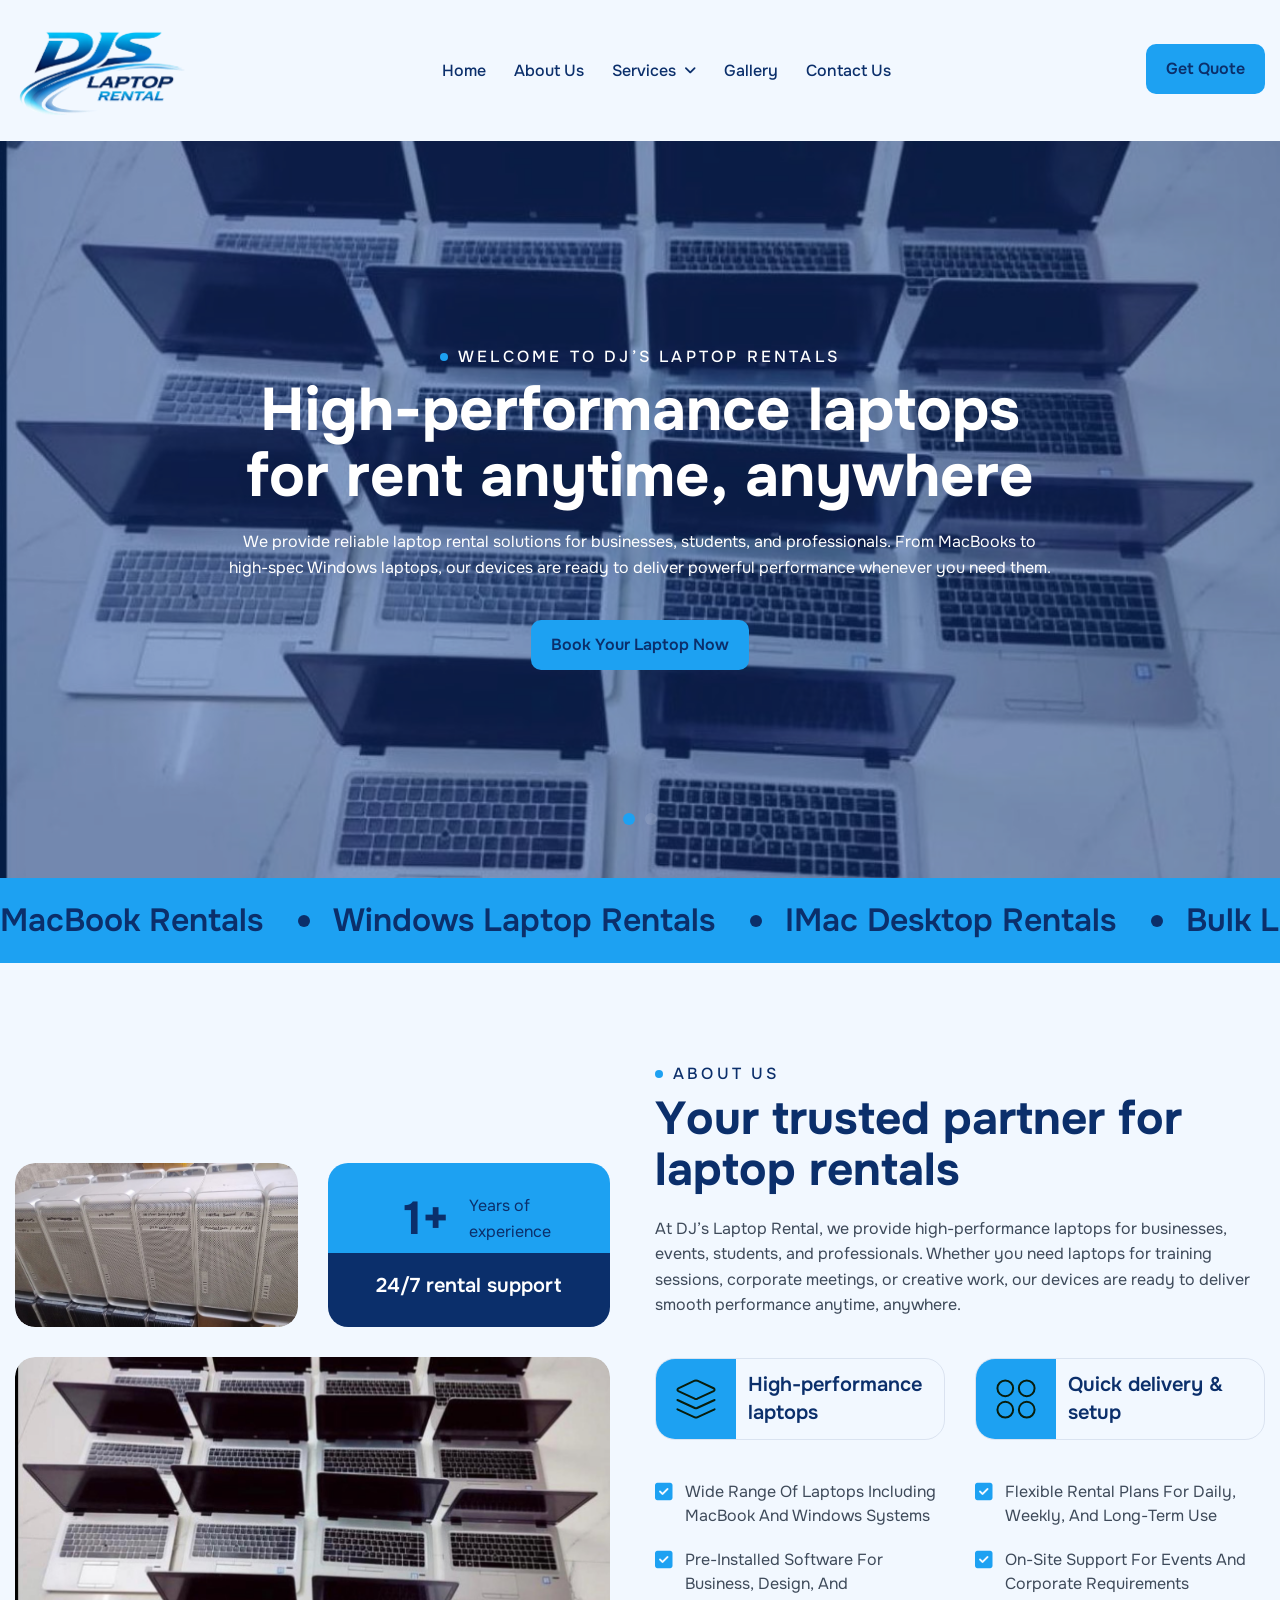
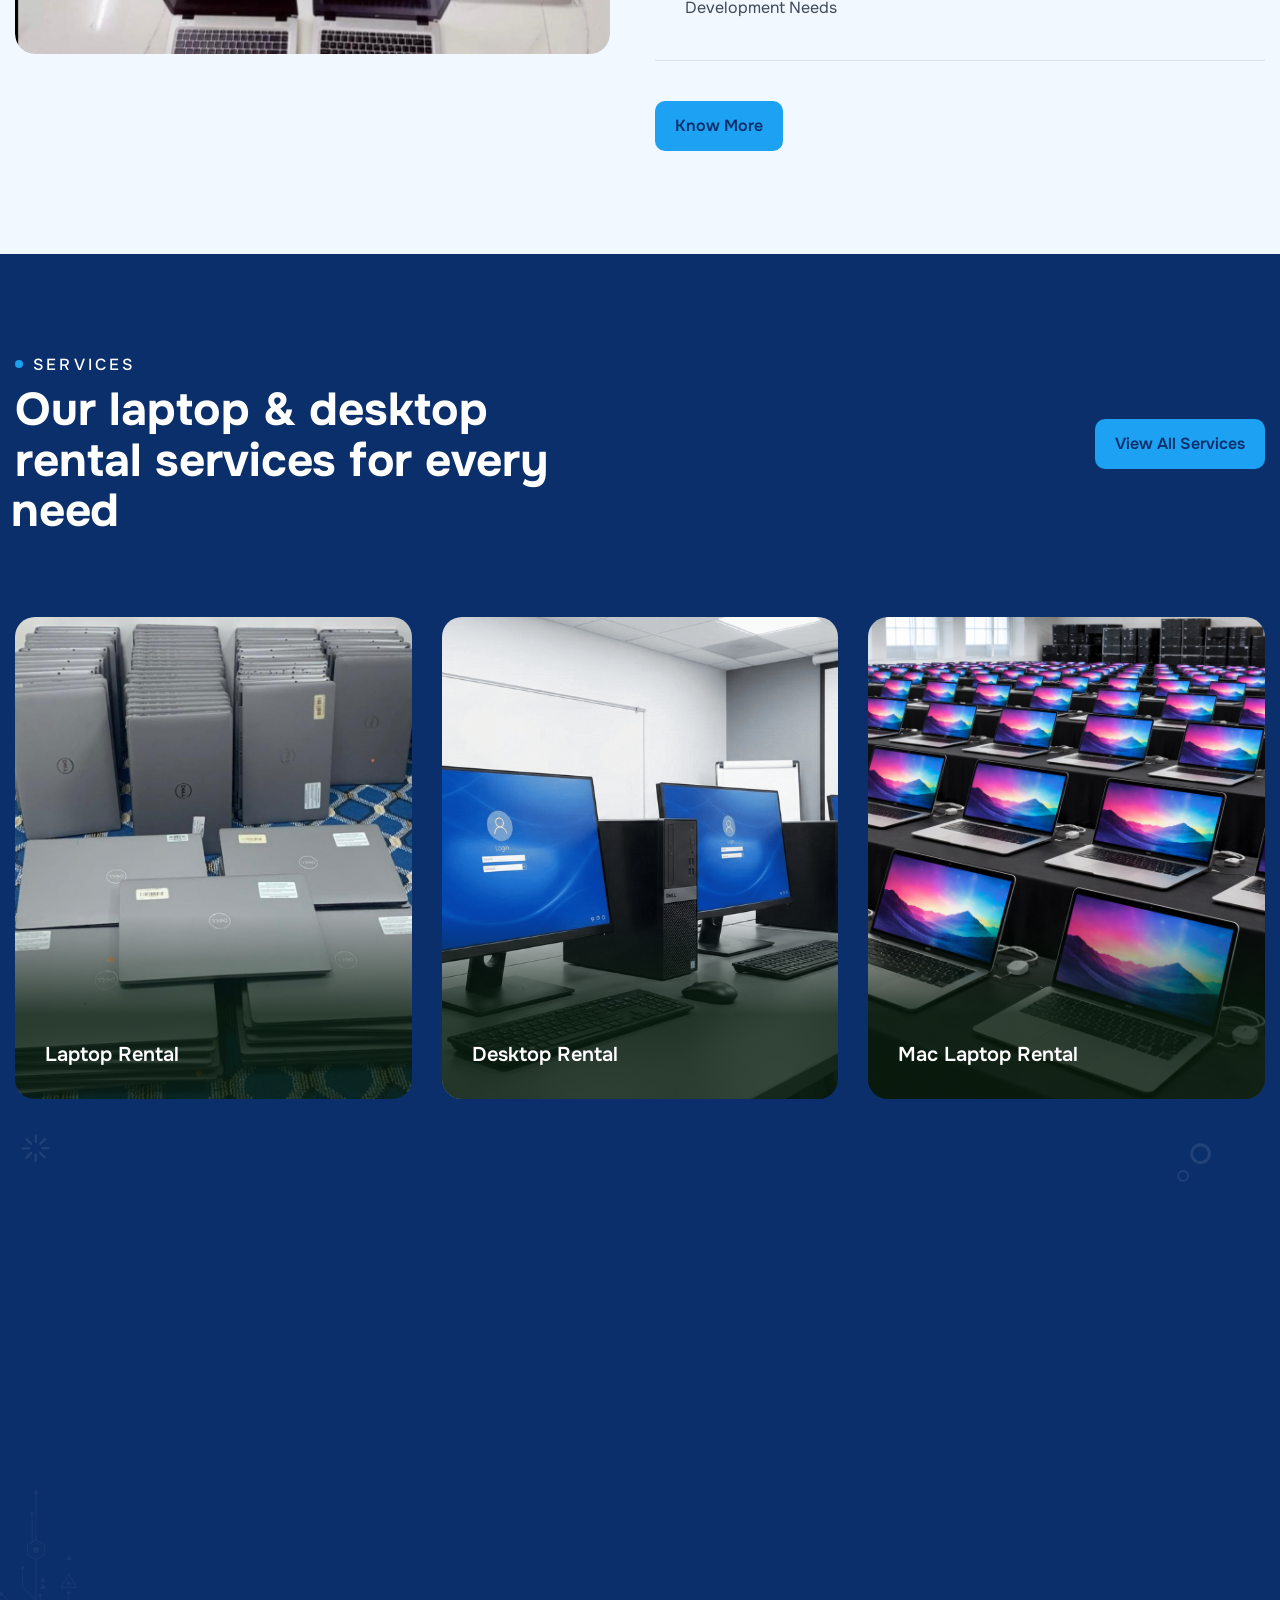
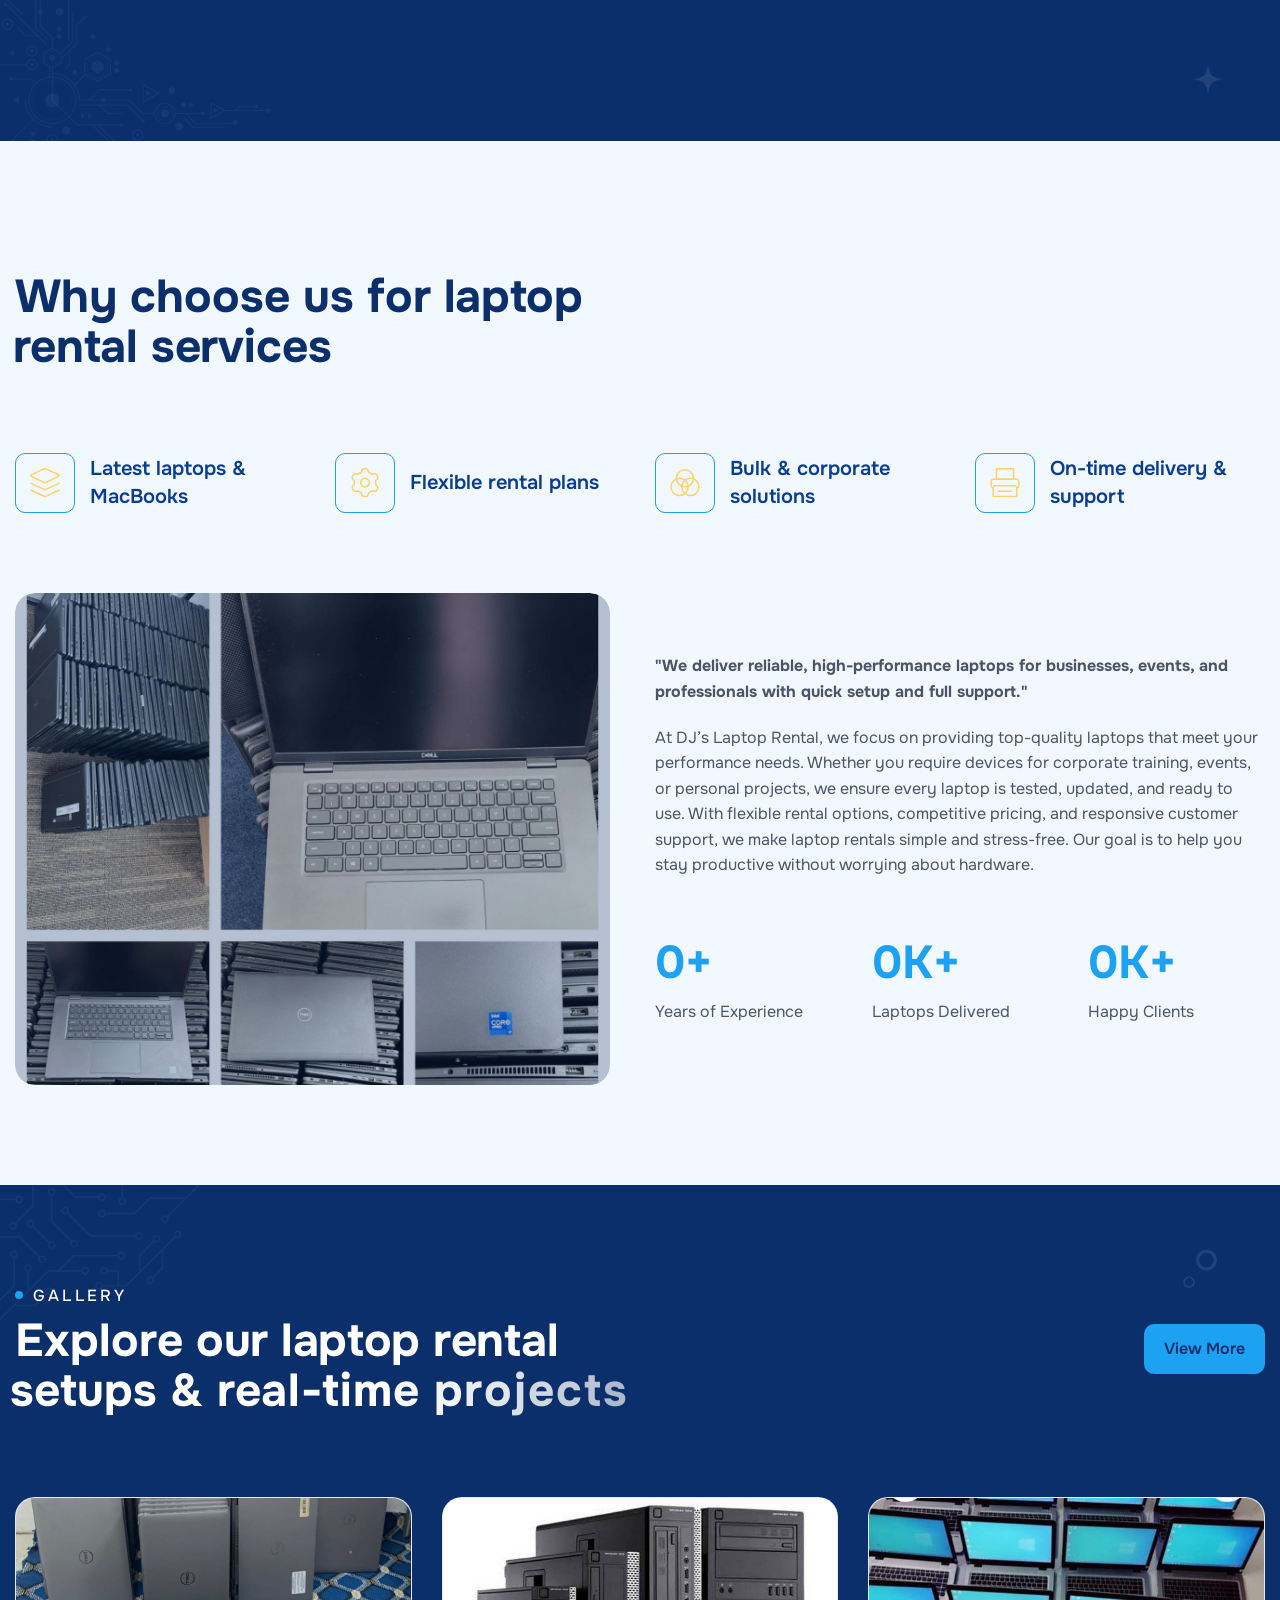
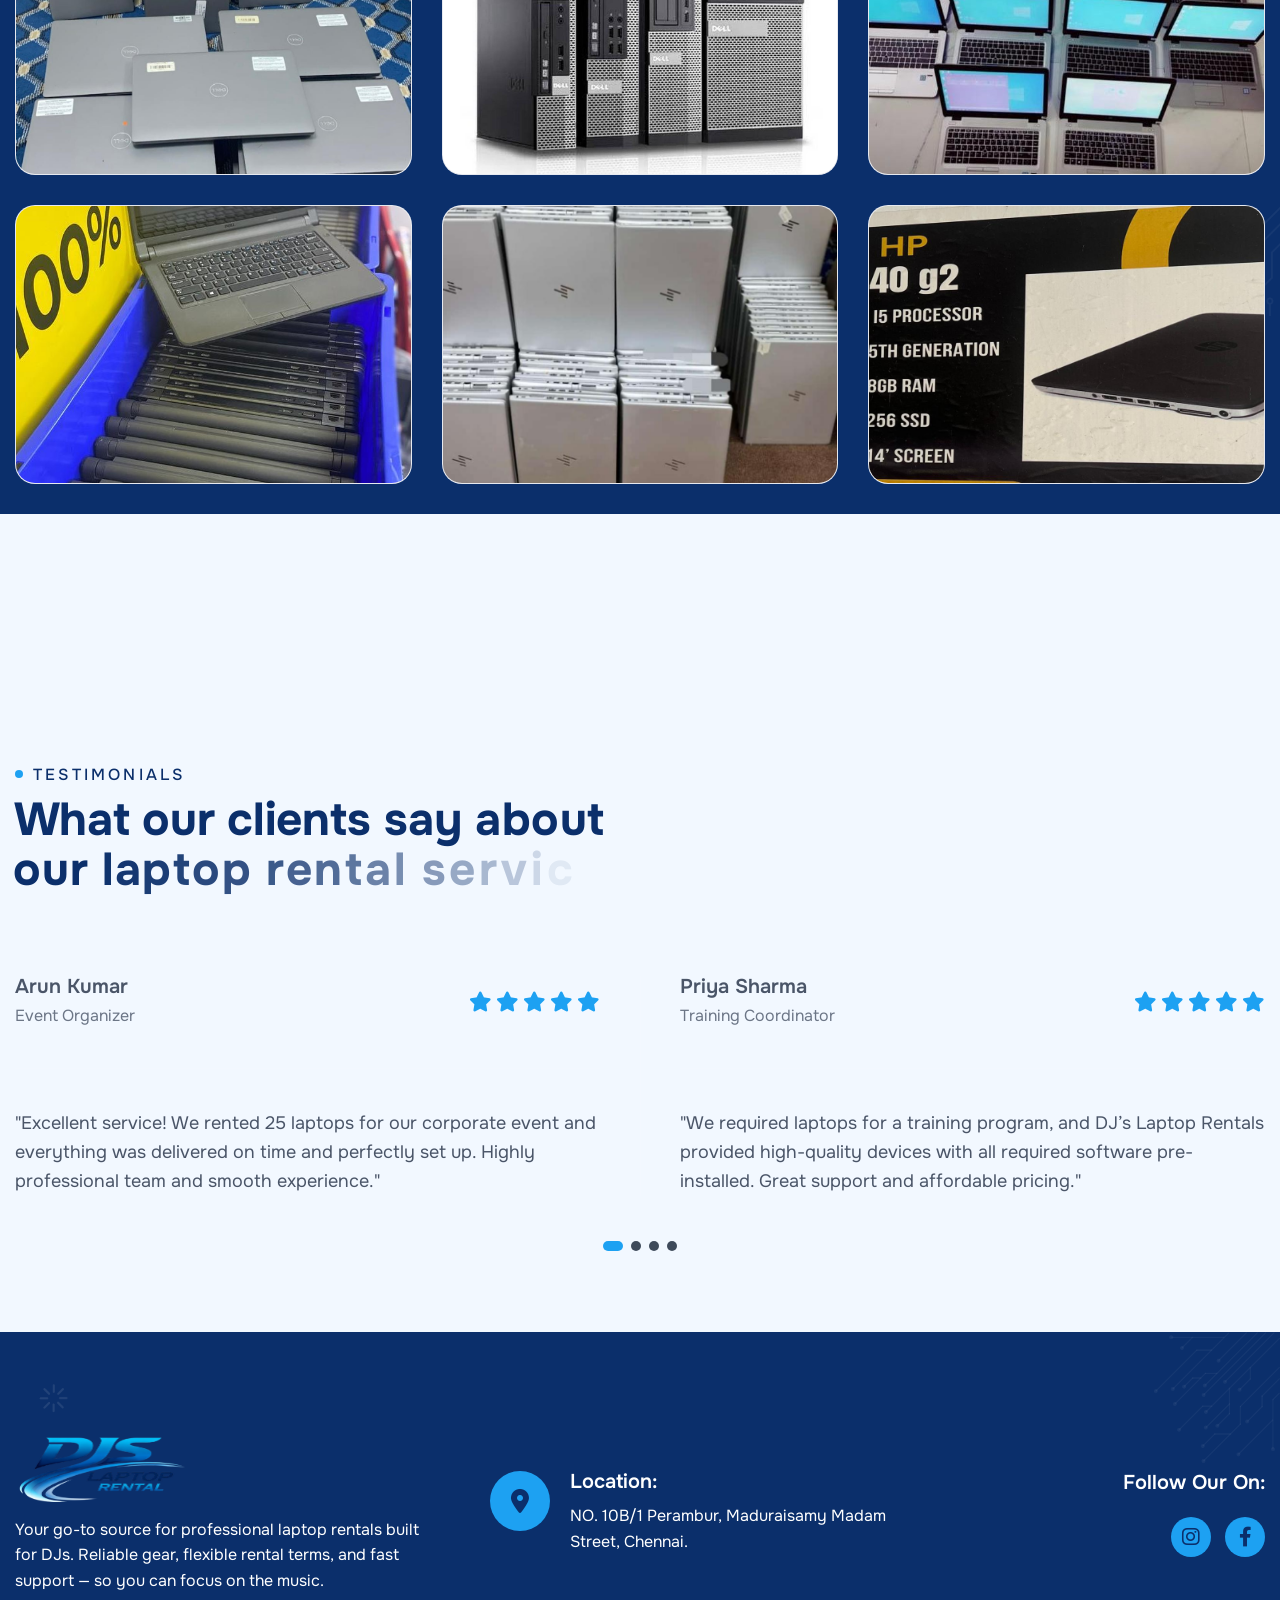
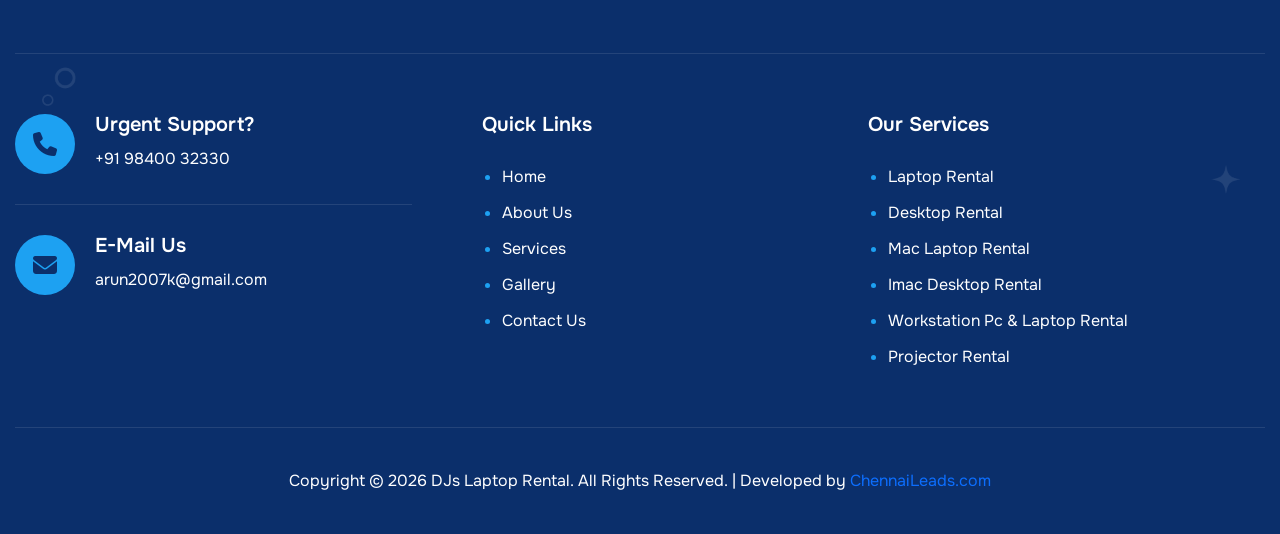
<file: index.html>
<!DOCTYPE html>
<html lang="zxx">

<!-- Mirrored from html.awaikenthemes.com/repairit/index-slider.html by HTTrack Website Copier/3.x [XR&CO'2014], Thu, 16 Apr 2026 07:56:39 GMT -->
<head>
	<!-- Meta -->
	<meta charset="utf-8">
	<meta http-equiv="X-UA-Compatible" content="DJS Laptop Rental ">
	<meta name="viewport" content="width=device-width, initial-scale=1.0, maximum-scale=1">
	<meta name="description" content="">
	<meta name="keywords" content="">
	<meta name="author" content="DJS Laptop Rental">
	<!-- Page Title -->
    <title>DJS Laptop Rental </title>
	<!-- Favicon Icon -->
	<!-- <link rel="shortcut icon" type="image/x-icon" href="images/favicon.ico"> -->
	<!-- Google Fonts Css-->
	<link rel="preconnect" href="https://fonts.googleapis.com/">
    <link rel="preconnect" href="https://fonts.gstatic.com/" crossorigin>
    <link href="https://fonts.googleapis.com/css2?family=Onest:wght@100..900&amp;display=swap" rel="stylesheet">
	<!-- Bootstrap Css -->
	<link href="css/bootstrap.min.css" rel="stylesheet" media="screen">
	<!-- SlickNav Css -->
	<link href="css/slicknav.min.css" rel="stylesheet">
	<!-- Swiper Css -->
	<link rel="stylesheet" href="css/swiper-bundle.min.css">
	<!-- Font Awesome Icon Css-->
	<link href="css/all.min.css" rel="stylesheet" media="screen">
	<!-- Animated Css -->
	<link href="css/animate.css" rel="stylesheet">
    <!-- Magnific Popup Core Css File -->
	<link rel="stylesheet" href="css/magnific-popup.css">
	<!-- Mouse Cursor Css File -->
	<link rel="stylesheet" href="css/mousecursor.css">
	<!-- Main Custom Css -->
	<link href="css/custom.css" rel="stylesheet" media="screen">
</head>
<body>

    <!-- Preloader Start -->
	<!-- <div class="preloader">
		<div class="loading-container">
			<div class="loading"></div>
			<div id="loading-icon"><img src="images/loader.svg" alt=""></div>
		</div>
	</div> -->
	<!-- Preloader End -->

    <!-- Header Start -->
		<header class="main-header">
		<div class="header-sticky">
			<nav class="navbar navbar-expand-lg">
				<div class="container">
					<!-- Logo Start -->
					<a class="navbar-brand" href="index.html">
						<img src="images/logo1.png" style="height: 90px;" alt="Logo">
					</a>
					<!-- Logo End -->

					<!-- Main Menu Start -->
					<div class="collapse navbar-collapse main-menu">
                        <div class="nav-menu-wrapper">
                            <ul class="navbar-nav mr-auto" id="menu">
                                <li class="nav-item "><a class="nav-link" href="index.html">Home</a>
                                   
                                </li>                                
                                <li class="nav-item"><a class="nav-link" href="about.html">About Us</a></li>
                                <li class="nav-item submenu"><a class="nav-link" href="services.html">Services</a>
                                <ul>
                                        <li class="nav-item"><a class="nav-link" href="laprental.html">Laptop Rental</a></li>
                                       
                                         <li class="nav-item"><a class="nav-link" href="desktop.html">Desktop Rental</a></li>
                                       
                                        <li class="nav-item"><a class="nav-link" href="macbook.html">Mac Laptop Rental</a></li>
                                        <li class="nav-item"><a class="nav-link" href="imac.html"> Imac Desktop Rental</a></li>
 <li class="nav-item"><a class="nav-link" href="workstation.html">Workstation Pc & Laptop Rental</a></li>
                                        <li class="nav-item"><a class="nav-link" href="projector.html"> Projector Rental</a></li>

                                    </ul></li>
                                <!-- <li class="nav-item"><a class="nav-link" href="blog.html">Blog</a></li> -->
                                <li class="nav-item "><a class="nav-link" href="gallery.html">Gallery</a>
                                    
                                </li>
                                <li class="nav-item"><a class="nav-link" href="contact.html">Contact Us</a></li>
                            </ul>
                        </div>

                        <!-- Header Btn Start -->
                        <div class="header-btn">
                            <a href="contact.html" class="btn-default btn-highlighted">Get Quote</a>
                        </div>
                        <!-- Header Btn End -->                
					</div>
					<!-- Main Menu End -->
					<div class="navbar-toggle"></div>
				</div>
			</nav>
			<div class="responsive-menu"></div>
		</div>
	</header>
	<!-- Header End -->

   <!-- Hero Section Start -->
<div class="hero hero-bg-image hero-slider-layout dark-section">
    <div class="swiper">
        <div class="swiper-wrapper">

            <!-- Hero Slide 1 -->
            <div class="swiper-slide">
                <div class="hero-slide">

                    <div class="hero-slider-image">
                        <img src="images/14.jpeg" alt="">
                    </div>

                    <div class="container">
                        <div class="row align-items-center">
                            <div class="col-lg-8 offset-lg-2">

                                <div class="hero-content">
                                    <div class="section-title">
                                        <h3 class="wow fadeInUp">Welcome to DJ’s Laptop Rentals</h3>

                                        <h1 class="text-anime-style-3" data-cursor="-opaque">
                                            High-performance laptops for rent anytime, anywhere
                                        </h1>

                                        <p class="wow fadeInUp" data-wow-delay="0.2s">
                                            We provide reliable laptop rental solutions for businesses, students, and professionals. From MacBooks to high-spec Windows laptops, our devices are ready to deliver powerful performance whenever you need them.
                                        </p>
                                    </div>

                                    <div class="hero-content-body">
                                        <div class="hero-btn wow fadeInUp" data-wow-delay="0.4s">
                                            <a href="contact.html" class="btn-default btn-highlighted">
                                                Book Your Laptop Now
                                            </a>
                                        </div>
                                    </div>
                                </div>

                            </div>
                        </div>
                    </div>

                </div>
            </div>

            
            <!-- Hero Slide 2 -->
            <div class="swiper-slide">
                <div class="hero-slide">

                    <div class="hero-slider-image">
                        <img src="images/12.jpeg" alt="">
                    </div>

                    <div class="container">
                        <div class="row align-items-center">
                            <div class="col-lg-8 offset-lg-2">

                                <div class="hero-content">
                                    <div class="section-title">
                                        <h3 class="wow fadeInUp">Fast Delivery & Easy Setup</h3>

                                        <h1 class="text-anime-style-3" data-cursor="-opaque">
                                            Perfect laptop rentals for events, training & business
                                        </h1>

                                        <p class="wow fadeInUp" data-wow-delay="0.2s">
                                            Whether you need laptops for corporate training, seminars, or short-term projects, we offer flexible rental plans with quick delivery and complete setup support to ensure a hassle-free experience.
                                        </p>
                                    </div>

                                    <div class="hero-content-body">
                                        <div class="hero-btn wow fadeInUp" data-wow-delay="0.4s">
                                            <a href="contact.html" class="btn-default btn-highlighted">
                                                Get a Free Quote
                                            </a>
                                        </div>
                                    </div>
                                </div>

                            </div>
                        </div>
                    </div>

                </div>
            </div>

        </div>

        <div class="hero-pagination"></div>
    </div>
</div>
<!-- Hero Section End -->

    <!-- Scrolling Ticker Section Start -->
<div class="our-scrolling-ticker">

    <div class="scrolling-ticker-box">

        <div class="scrolling-content">
            <span>MacBook Rentals</span>
            <span>Windows Laptop Rentals</span>
            <span>iMac Desktop Rentals</span>
            <span>Bulk Laptop Hire</span>
            <span>Event Laptop Setup</span>
            <span>Corporate Laptop Solutions</span>
            <span>Short-Term Rentals</span>
            <span>Long-Term Rentals</span>
            <span>Software Pre-Installed</span>
            <span>On-Site Setup Support</span>
            <span>Fast Delivery</span>
            <span>Affordable Pricing</span>
        </div>

        <div class="scrolling-content">
            <span>MacBook Rentals</span>
            <span>Windows Laptop Rentals</span>
            <span>iMac Desktop Rentals</span>
            <span>Bulk Laptop Hire</span>
            <span>Event Laptop Setup</span>
            <span>Corporate Laptop Solutions</span>
            <span>Short-Term Rentals</span>
            <span>Long-Term Rentals</span>
            <span>Software Pre-Installed</span>
            <span>On-Site Setup Support</span>
            <span>Fast Delivery</span>
            <span>Affordable Pricing</span>
        </div>

    </div>

</div>
<!-- Scrolling Ticker Section End -->

    <!-- About Us Section Start -->
<div class="about-us">
    <div class="container">
        <div class="row align-items-center">
            <div class="col-lg-6">

                <!-- About Us Images Start -->
                <div class="about-us-images">

                    <div class="about-image-counter">

                        <div class="about-img-1">
                            <figure class="image-anime reveal">
                                <img src="images/s5.jpeg" alt="">
                            </figure>
                        </div>

                        <div class="about-counter-box">
                            <div class="about-counter-header">
                                <h2><span class="counter">10</span>+</h2>
                                <p>Years of experience</p>
                            </div>

                            <div class="about-counter-footer">
                                <h3>24/7 rental support</h3>
                            </div>
                        </div>

                    </div>

                    <div class="about-img-2">
                        <figure class="image-anime reveal">
                            <img src="images/14.jpeg" alt="">
                        </figure>
                    </div>

                </div>
                <!-- About Us Images End -->

            </div>

            <div class="col-lg-6">

                <!-- About Us Content Start -->
                <div class="about-us-content">

                    <!-- Section Title Start -->
                    <div class="section-title">
                        <h3 class="wow fadeInUp">About us</h3>
                        <h2 class="text-anime-style-3" data-cursor="-opaque">
                            Your trusted partner for laptop rentals
                        </h2>

                        <p class="wow fadeInUp" data-wow-delay="0.2s">
                            At DJ’s Laptop Rental, we provide high-performance laptops for businesses, events, students, and professionals. Whether you need laptops for training sessions, corporate meetings, or creative work, our devices are ready to deliver smooth performance anytime, anywhere.
                        </p>
                    </div>
                    <!-- Section Title End -->

                    <!-- About Us Body Start -->
                    <div class="about-us-body wow fadeInUp" data-wow-delay="0.4s">

                        <div class="about-body-item">
                            <div class="icon-box">
                                <img src="images/icon-about-body-1.svg" alt="">
                            </div>
                            <div class="about-body-title">
                                <h3>High-performance laptops</h3>
                            </div>
                        </div>

                        <div class="about-body-item">
                            <div class="icon-box">
                                <img src="images/icon-about-body-2.svg" alt="">
                            </div>
                            <div class="about-body-title">
                                <h3>Quick delivery & setup</h3>
                            </div>
                        </div>

                    </div>
                    <!-- About Us Body End -->

                    <!-- About Us List Start -->
                    <div class="about-us-list wow fadeInUp" data-wow-delay="0.6s">
                        <ul>
                            <li>Wide range of laptops including MacBook and Windows systems</li>
                            <li>Flexible rental plans for daily, weekly, and long-term use</li>
                            <li>Pre-installed software for business, design, and development needs</li>
                            <li>On-site support for events and corporate requirements</li>
                        </ul>
                    </div>
                    <!-- About Us List End -->

                    <!-- About Us Footer Start -->
                    <div class="about-us-footer wow fadeInUp" data-wow-delay="0.8s">

                        <div class="about-us-btn">
                            <a href="about.html" class="btn-default">Know More</a>
                        </div>

                    </div>
                    <!-- About Us Footer End -->

                </div>
                <!-- About Us Content End -->

            </div>
        </div>
    </div>
</div>
<!-- About Us Section End -->

    <!-- Our Services Section Start -->
    <div class="our-services dark-section">
        <div class="container">
            <div class="row section-row align-items-center">
                <div class="col-lg-6">
                    <!-- Section Title Start -->
                    <div class="section-title">
    <h3 class="wow fadeInUp">services</h3>
    <h2 class="text-anime-style-3" data-cursor="-opaque">
        Our laptop & desktop rental services for every need
    </h2>
</div>
                    <!-- Section Title End -->
                </div>

                <div class="col-lg-6">
                    <!-- Service Button Start -->
                    <div class="section-btn wow fadeInUp" data-wow-delay="0.2s">
                        <a href="services.html" class="btn-default btn-highlighted">view all services</a>
                    </div>
                    <!-- Service Button End -->
                </div>
            </div>

              <div class="row">
                <div class="col-lg-4 col-md-6">
                    <!-- Service Item Start -->
                    <div class="service-item wow fadeInUp">
                        <!-- Service Image Start -->
                        <div class="service-image">
                            <a href="laprental.html" data-cursor-text="View">
                                <figure class="image-anime">
                                    <img src="images/12.jpeg" alt="">
                                </figure>
                            </a>
                        </div>
                        <!-- Service Image End -->
            
                        <!-- Icon Box Start -->
                        <!-- <div class="icon-box">
                            <img src="images/icon-service-item-1.svg" alt="">
                        </div> -->
                        <!-- Icon Box End -->
            
                        <!-- Service Body Start -->
                        <div class="service-body">
                            <!-- Service Content Start -->
                            <div class="service-content">
                                <h3><a href="laprental.html">Laptop Rental</a></h3>	
                            </div>
                            <!-- Service Content End -->
            
                            <!-- Service Readmore Button Start -->
                            <div class="service-readmore-btn">
                                <a href="laprental.html" class="readmore-btn">read more</a>
                            </div>
                            <!-- Service Readmore Button End -->
                        </div>
                        <!-- Service Body End -->                 
                    </div>
                    <!-- Service Item End -->
                </div>
            
                <div class="col-lg-4 col-md-6">
                    <!-- Service Item Start -->
                    <div class="service-item wow fadeInUp" data-wow-delay="0.2s">
                        <!-- Service Image Start -->
                        <div class="service-image">
                            <a href="desktop.html" data-cursor-text="View">
                                <figure class="image-anime">
                                    <img src="images/desk1.webp" alt="">
                                </figure>
                            </a>
                        </div>
                        <!-- Service Image End -->
            
                        <!-- Icon Box Start -->
                        <!-- <div class="icon-box">
                            <img src="images/icon-service-item-2.svg" alt="">
                        </div> -->
                        <!-- Icon Box End -->
            
                        <!-- Service Body Start -->
                        <div class="service-body">
                            <!-- Service Content Start -->
                            <div class="service-content">
                                <h3><a href="desktop.html">Desktop Rental</a></h3>	
                            </div>
                            <!-- Service Content End -->
            
                            <!-- Service Readmore Button Start -->
                            <div class="service-readmore-btn">
                                <a href="desktop.html" class="readmore-btn">read more</a>
                            </div>
                            <!-- Service Readmore Button End -->
                        </div>
                        <!-- Service Body End -->                 
                    </div>
                    <!-- Service Item End -->
                </div>
            
                <div class="col-lg-4 col-md-6">
                    <!-- Service Item Start -->
                    <div class="service-item wow fadeInUp" data-wow-delay="0.4s">
                        <!-- Service Image Start -->
                        <div class="service-image">
                            <a href="macbook.html" data-cursor-text="View">
                                <figure class="image-anime">
                                    <img src="images/mac3.png" alt="">
                                </figure>
                            </a>
                        </div>
                        <!-- Service Image End -->
            
                        <!-- Icon Box Start -->
                        <!-- <div class="icon-box">
                            <img src="images/icon-service-item-3.svg" alt="">
                        </div> -->
                        <!-- Icon Box End -->
            
                        <!-- Service Body Start -->
                        <div class="service-body">
                            <!-- Service Content Start -->
                            <div class="service-content">
                                <h3><a href="macbook.html">Mac Laptop Rental</a></h3>	
                            </div>
                            <!-- Service Content End -->
            
                            <!-- Service Readmore Button Start -->
                            <div class="service-readmore-btn">
                                <a href="macbook.html" class="readmore-btn">read more</a>
                            </div>
                            <!-- Service Readmore Button End -->
                        </div>
                        <!-- Service Body End -->                 
                    </div>
                    <!-- Service Item End -->
                </div>

                
                <div class="col-lg-4 col-md-6">
                    <!-- Service Item Start -->
                    <div class="service-item wow fadeInUp" data-wow-delay="0.6s">
                        <!-- Service Image Start -->
                        <div class="service-image">
                            <a href="imac.html" data-cursor-text="View">
                                <figure class="image-anime">
                                    <img src="images/imac3.png" alt="">
                                </figure>
                            </a>
                        </div>
                        <!-- Service Image End -->
            
                        <!-- Icon Box Start -->
                        <!-- <div class="icon-box">
                            <img src="images/icon-service-item-4.svg" alt="">
                        </div> -->
                        <!-- Icon Box End -->
            
                        <!-- Service Body Start -->
                        <div class="service-body">
                            <!-- Service Content Start -->
                            <div class="service-content">
                                <h3><a href="imac.html">Imac Desktop Rental</a></h3>	
                            </div>
                            <!-- Service Content End -->
            
                            <!-- Service Readmore Button Start -->
                            <div class="service-readmore-btn">
                                <a href="imac.html" class="readmore-btn">read more</a>
                            </div>
                            <!-- Service Readmore Button End -->
                        </div>
                        <!-- Service Body End -->                 
                    </div>
                    <!-- Service Item End -->
                </div>

  <div class="col-lg-4 col-md-6">
                    <!-- Service Item Start -->
                    <div class="service-item wow fadeInUp" data-wow-delay="0.6s">
                        <!-- Service Image Start -->
                        <div class="service-image">
                            <a href="projector.html" data-cursor-text="View">
                                <figure class="image-anime">
                                    <img src="images/proje2.png" alt="">
                                </figure>
                            </a>
                        </div>
                        <!-- Service Image End -->
            
                        <!-- Icon Box Start -->
                        <!-- <div class="icon-box">
                            <img src="images/icon-service-item-4.svg" alt="">
                        </div> -->
                        <!-- Icon Box End -->
            
                        <!-- Service Body Start -->
                        <div class="service-body">
                            <!-- Service Content Start -->
                            <div class="service-content">
                                <h3><a href="projector.html">Projector Rental</a></h3>	
                            </div>
                            <!-- Service Content End -->
            
                            <!-- Service Readmore Button Start -->
                            <div class="service-readmore-btn">
                                <a href="projector.html" class="readmore-btn">read more</a>
                            </div>
                            <!-- Service Readmore Button End -->
                        </div>
                        <!-- Service Body End -->                 
                    </div>
                    <!-- Service Item End -->
                </div>
<div class="col-lg-4 col-md-6">
                    <!-- Service Item Start -->
                    <div class="service-item wow fadeInUp" data-wow-delay="0.6s">
                        <!-- Service Image Start -->
                        <div class="service-image">
                            <a href="workstation.html" data-cursor-text="View">
                                <figure class="image-anime">
                                    <img src="images/s2.jpeg" alt="">
                                </figure>
                            </a>
                        </div>
                        <!-- Service Image End -->
            
                        <!-- Icon Box Start -->
                        <!-- <div class="icon-box">
                            <img src="images/icon-service-item-4.svg" alt="">
                        </div> -->
                        <!-- Icon Box End -->
            
                        <!-- Service Body Start -->
                        <div class="service-body">
                            <!-- Service Content Start -->
                            <div class="service-content">
                                <h3><a href="workstation.html">Workstation Pc & Laptop Rental</a></h3>	
                            </div>
                            <!-- Service Content End -->
            
                            <!-- Service Readmore Button Start -->
                            <div class="service-readmore-btn">
                                <a href="workstation.html" class="readmore-btn">read more</a>
                            </div>
                            <!-- Service Readmore Button End -->
                        </div>
                        <!-- Service Body End -->                 
                    </div>
                    <!-- Service Item End -->
                </div>

            </div> 
        </div>
    </div>
    <!-- Our Services Section End -->

    <!-- Our Protection Section Start -->
    <div class="our-protection">
          <div class="container">
        <div class="row section-row align-items-center">

            <div class="col-lg-6">
                <div class="section-title">
                    <h3 class="wow fadeInUp">why choose us</h3>
                    <h2 class="text-anime-style-3" data-cursor="-opaque">
                        Why choose us for laptop rental services
                    </h2>
                </div>
            </div>

            <div class="col-lg-6">
                <div class="section-btn wow fadeInUp" data-wow-delay="0.2s">
                    <a href="contact.html" class="btn-default btn-highlighted">contact us</a>
                </div>
            </div>

        </div>

        <div class="row align-items-center">
            <div class="col-lg-12">

                <!-- Why Choose Item Box -->
                <div class="why-choose-item-box">

                    <div class="why-choose-item wow fadeInUp">
                        <div class="icon-box">
                            <img src="images/icon-why-choose-item-1.svg" alt="">
                        </div>
                        <div class="why-choose-item-content">
                            <h3 style="color: #0A3D91;">Latest laptops & MacBooks</h3>
                        </div>
                    </div>

                    <div class="why-choose-item wow fadeInUp" data-wow-delay="0.2s">
                        <div class="icon-box">
                            <img src="images/icon-why-choose-item-2.svg" alt="">
                        </div>
                        <div class="why-choose-item-content">
                            <h3 style="color: #0A3D91;">Flexible rental plans</h3>
                        </div>
                    </div>

                    <div class="why-choose-item wow fadeInUp" data-wow-delay="0.4s">
                        <div class="icon-box">
                            <img src="images/icon-why-choose-item-3.svg" alt="">
                        </div>
                        <div class="why-choose-item-content">
                            <h3 style="color: #0A3D91;">Bulk & corporate solutions</h3>
                        </div>
                    </div>

                    <div class="why-choose-item wow fadeInUp" data-wow-delay="0.6s">
                        <div class="icon-box">
                            <img src="images/icon-why-choose-item-4.svg" alt="">
                        </div>
                        <div class="why-choose-item-content">
                            <h3 style="color: #0A3D91;">On-time delivery & support</h3>
                        </div>
                    </div>

                </div>
                <!-- Why Choose Item Box End -->

            </div>

            <!-- Image Section -->
            <div class="col-lg-6">
                <div class="why-choose-image">
                    <figure class="image-anime reveal">
                        <img src="images/1.jpeg" alt="">
                    </figure>

                    <!-- <div class="video-play-button">
                        <a href="#" class="popup-video" data-cursor-text="Play">
                            <i class="fa-solid fa-play"></i>
                        </a>
                    </div> -->
                </div>
            </div>

            <!-- Content Section -->
            <div class="col-lg-6">
                <div class="why-choose-content">

                    <div class="why-choose-disc">
                        <p class="wow fadeInUp">
                            <span style="color: #4A5568;">
                                "We deliver reliable, high-performance laptops for businesses, events, and professionals with quick setup and full support."
                            </span>
                        </p>

                        <p class="wow fadeInUp" data-wow-delay="0.2s" style="color: #4A5568;">
                            At DJ’s Laptop Rental, we focus on providing top-quality laptops that meet your performance needs. Whether you require devices for corporate training, events, or personal projects, we ensure every laptop is tested, updated, and ready to use. With flexible rental options, competitive pricing, and responsive customer support, we make laptop rentals simple and stress-free. Our goal is to help you stay productive without worrying about hardware.
                        </p>
                    </div>

                    <!-- Counters -->
                    <div class="why-choose-counter-list">

                        <div class="why-choose-counter-item">
                            <h2><span class="counter">10</span>+</h2>
                            <p style="color: #4A5568;">Years of Experience</p>
                        </div>

                        <div class="why-choose-counter-item">
                            <h2><span class="counter">5</span>K+</h2>
                            <p style="color: #4A5568;">Laptops Delivered</p>
                        </div>

                        <div class="why-choose-counter-item">
                            <h2><span class="counter">3</span>K+</h2>
                            <p style="color: #4A5568;">Happy Clients</p>
                        </div>

                    </div>
                    <!-- Counters End -->

                </div>
            </div>

        </div>
    </div>
    </div>
    <!-- Our Protection Section End -->

   
   

    <!-- How It Work Section Start -->
    <div class="how-it-work dark-section">
        <div class="container">
            <div class="row section-row align-items-center">
                <div class="col-lg-6">
                    <!-- Section Title Start -->
                   <div class="section-title">
    <h3 class="wow fadeInUp">gallery</h3>
    <h2 class="text-anime-style-3" data-cursor="-opaque">
        Explore our laptop rental setups & real-time projects
    </h2>
</div>
                    <!-- Section Title End -->
                </div>

                <div class="col-lg-6">
                    <!-- Service Button Start -->
                    <div class="section-btn wow fadeInUp" data-wow-delay="0.2s">
                        <a href="gallery.html" class="btn-default btn-highlighted">View More</a>
                    </div>
                    <!-- Service Button End -->
                </div>
            </div>

           <div class="row">
                <div class="col-lg-4 col-md-6">
                    <!-- Post Item Start -->
                    <div class="post-item wow fadeInUp">
                        <!-- Post Featured Image Start-->
                        <div class="post-featured-image">
                            <a href="gallery.html" data-cursor-text="View">
                                <figure class="image-anime">
                                    <img src="images/12.jpeg" alt="">
                                </figure>    
                            </a>                            
                        </div>
                        <!-- Post Featured Image End -->

                        <!-- Post Item Body Start -->
                        
                        <!-- Post Item Body End -->
                    </div>
                    <!-- Post Item End -->
                </div>

                <div class="col-lg-4 col-md-6">
                    <!-- Post Item Start -->
                    <div class="post-item wow fadeInUp" data-wow-delay="0.2s">
                        <!-- Post Featured Image Start-->
                        <div class="post-featured-image">
                            <a href="gallery.html" data-cursor-text="View">
                                <figure class="image-anime">
                                    <img src="images/13.jpeg" alt="">
                                </figure>    
                            </a>                            
                        </div>
                        <!-- Post Featured Image End -->

                       
                    </div>
                    <!-- Post Item End -->
                </div>

                <div class="col-lg-4 col-md-6">
                    <!-- Post Item Start -->
                    <div class="post-item wow fadeInUp" data-wow-delay="0.4s">
                        <!-- Post Featured Image Start-->
                        <div class="post-featured-image">
                            <a href="gallery.html" data-cursor-text="View">
                                <figure class="image-anime">
                                    <img src="images/11.jpeg" alt="">
                                </figure>    
                            </a>                            
                        </div>
                        <!-- Post Featured Image End -->

                       
                    </div>
                    <!-- Post Item End -->
                </div>
                  <div class="col-lg-4 col-md-6">
                    <!-- Post Item Start -->
                    <div class="post-item wow fadeInUp" data-wow-delay="0.4s">
                        <!-- Post Featured Image Start-->
                        <div class="post-featured-image">
                            <a href="gallery.html" data-cursor-text="View">
                                <figure class="image-anime">
                                    <img src="images/18.jpeg" alt="">
                                </figure>    
                            </a>                            
                        </div>
                        <!-- Post Featured Image End -->

                       
                    </div>
                    <!-- Post Item End -->
                </div>
                  <div class="col-lg-4 col-md-6">
                    <!-- Post Item Start -->
                    <div class="post-item wow fadeInUp" data-wow-delay="0.4s">
                        <!-- Post Featured Image Start-->
                        <div class="post-featured-image">
                            <a href="gallery.html" data-cursor-text="View">
                                <figure class="image-anime">
                                    <img src="images/15.jpeg" alt="">
                                </figure>    
                            </a>                            
                        </div>
                        <!-- Post Featured Image End -->

                       
                    </div>
                    <!-- Post Item End -->
                </div>
                  <div class="col-lg-4 col-md-6">
                    <!-- Post Item Start -->
                    <div class="post-item wow fadeInUp" data-wow-delay="0.4s">
                        <!-- Post Featured Image Start-->
                        <div class="post-featured-image">
                            <a href="gallery.html" data-cursor-text="View">
                                <figure class="image-anime">
                                    <img src="images/5.jpeg" alt="">
                                </figure>    
                            </a>                            
                        </div>
                        <!-- Post Featured Image End -->

                       
                    </div>
                    <!-- Post Item End -->
                </div>
            </div>
        </div>
    </div>
    <!-- How It Work Section End -->

    

    

   <!-- Testimonials Section Start -->
<div class="our-blog">
    <div class="container">

        <div class="row section-row align-items-center">
            <div class="col-lg-6">
                <div class="section-title">
                    <h3 class="wow fadeInUp">testimonials</h3>
                    <h2 class="text-anime-style-3" data-cursor="-opaque">
                        What our clients say about our laptop rental services
                    </h2>
                </div>
            </div>
        </div>

        <div class="row">
            <div class="col-lg-12">

                <div class="testimonial-slider">
                    <div class="swiper">
                        <div class="swiper-wrapper" data-cursor-text="Drag">

                            <!-- Testimonial 1 -->
                            <div class="swiper-slide">
                                <div class="testimonial-item">
                                    <div class="testimonial-header">
                                        <div class="testimonial-author">
                                            <div class="author-content">
                                                <h3 style="color: #4A5568;">Arun Kumar</h3>
                                                <p style="color: #4A5568;">Event Organizer</p>
                                            </div>
                                        </div>
                                        <div class="testimonial-rating">
                                            <i class="fa-solid fa-star"></i>
                                            <i class="fa-solid fa-star"></i>
                                            <i class="fa-solid fa-star"></i>
                                            <i class="fa-solid fa-star"></i>
                                            <i class="fa-solid fa-star"></i>
                                        </div>
                                    </div>

                                    <div class="testimonial-content">
                                        <p style="color: #4A5568;">
                                            "Excellent service! We rented 25 laptops for our corporate event and everything was delivered on time and perfectly set up. Highly professional team and smooth experience."
                                        </p>
                                    </div>
                                </div>
                            </div>

                            <!-- Testimonial 2 -->
                            <div class="swiper-slide">
                                <div class="testimonial-item">
                                    <div class="testimonial-header">
                                        <div class="testimonial-author">
                                            <div class="author-content">
                                                <h3 style="color: #4A5568;">Priya Sharma</h3>
                                                <p style="color: #4A5568;">Training Coordinator</p>
                                            </div>
                                        </div>
                                        <div class="testimonial-rating">
                                            <i class="fa-solid fa-star"></i>
                                            <i class="fa-solid fa-star"></i>
                                            <i class="fa-solid fa-star"></i>
                                            <i class="fa-solid fa-star"></i>
                                            <i class="fa-solid fa-star"></i>
                                        </div>
                                    </div>

                                    <div class="testimonial-content">
                                        <p style="color: #4A5568;">
                                            "We required laptops for a training program, and DJ’s Laptop Rentals provided high-quality devices with all required software pre-installed. Great support and affordable pricing."
                                        </p>
                                    </div>
                                </div>
                            </div>

                            <!-- Testimonial 3 -->
                            <div class="swiper-slide">
                                <div class="testimonial-item">
                                    <div class="testimonial-header">
                                        <div class="testimonial-author">
                                            <div class="author-content">
                                                <h3 style="color: #4A5568;">Rahul Verma</h3>
                                                <p style="color: #4A5568;">Freelancer</p>
                                            </div>
                                        </div>
                                        <div class="testimonial-rating">
                                            <i class="fa-solid fa-star"></i>
                                            <i class="fa-solid fa-star"></i>
                                            <i class="fa-solid fa-star"></i>
                                            <i class="fa-solid fa-star"></i>
                                            <i class="fa-solid fa-star"></i>
                                        </div>
                                    </div>

                                    <div class="testimonial-content">
                                        <p style="color: #4A5568;">
                                            "Needed a MacBook for a short-term project, and the rental process was quick and hassle-free. Device performance was excellent. Will definitely use their service again."
                                        </p>
                                    </div>
                                </div>
                            </div>

                            <!-- Testimonial 4 -->
                            <div class="swiper-slide">
                                <div class="testimonial-item">
                                    <div class="testimonial-header">
                                        <div class="testimonial-author">
                                            <div class="author-content">
                                                <h3 style="color: #4A5568;">Sneha Reddy</h3>
                                                <p style="color: #4A5568;">Startup Founder</p>
                                            </div>
                                        </div>
                                        <div class="testimonial-rating">
                                            <i class="fa-solid fa-star"></i>
                                            <i class="fa-solid fa-star"></i>
                                            <i class="fa-solid fa-star"></i>
                                            <i class="fa-solid fa-star"></i>
                                            <i class="fa-solid fa-star"></i>
                                        </div>
                                    </div>

                                    <div class="testimonial-content">
                                        <p style="color: #4A5568;">
                                            "Amazing experience! We rented laptops for our startup team and got great pricing with excellent support. Delivery and setup were smooth and on time."
                                        </p>
                                    </div>
                                </div>
                            </div>

                        </div>

                        <div class="testimonial-pagination"></div>
                    </div>
                </div>

            </div>
        </div>
    </div>
</div>
<!-- Testimonials Section End -->

        <!-- Footer Main Start -->
    <footer class="main-footer dark-section">
        <div class="container">
            <div class="row">
                <div class="col-md-12">
                    <!-- Footer Header start -->
                    <div class="footer-header">
                        <!-- About Footer Start -->
                        <div class="about-footer order-1">
                            <!-- Footer Logo Start -->
                            <div class="footer-logo">
                                <img src="images/logo1.png" style="height:70px;" alt="">
                            </div>
                            <!-- Footer Logo End -->
                            
                            <!-- About Footer Content Start -->
                           <div class="about-footer-content">
    <p>Your go-to source for professional laptop rentals built for DJs. Reliable gear, flexible rental terms, and fast support — so you can focus on the music.</p>
</div>
                            <!-- About Footer Content End -->
                        </div>
                        <!-- About Footer End -->
                        
                        <!-- Footer Contact Box Start -->
                        <div class="footer-contact-box order-lg-2  order-md-2  order-3">
                            <!-- Footer Contact Item Start -->
                            <div class="footer-contact-item">
                                <div class="icon-box">
                                    <i class="fa-solid fa-location-dot"></i>
                                </div>
                                <div class="footer-contact-item-content">
                                    <h3>Location:</h3>
                                    <p>NO. 10B/1 Perambur, Maduraisamy
Madam Street, Chennai.</p>
                                </div>
                            </div>
                            <!-- Footer Contact Item End -->
                        </div>                        
                        <!-- Footer Contact Box End -->

                        <!-- Footer Social Links Start -->
                        <div class="footer-social-links order-lg-3  order-md-3  order-2">
                            <span>Follow Our On:</span>
                            <ul>
                                <li><a href="#"><i class="fa-brands fa-instagram"></i></a></li>
                                <li><a href="#"><i class="fa-brands fa-facebook-f"></i></a></li>
                               
                            </ul>
                        </div>
                        <!-- Footer Social Links End -->
                    </div>
                    <!-- Footer Header End -->                   
                </div>

                <div class="col-lg-4 col-md-5">
                    <!-- Footer Contact Box Start -->
                    <div class="footer-contact-box">
                        <!-- Footer Contact Item Start -->
                        <div class="footer-contact-item">
                            <div class="icon-box">
                                <i class="fa-solid fa-phone"></i>
                            </div>
                            <div class="footer-contact-item-content">
                                <h3>Urgent Support?</h3>
                                <p><a href="tel:+919840032330">+91 98400 32330</a></p>
                            </div>
                        </div>
                        <!-- Footer Contact Item End -->
                        
                        <!-- Footer Contact Item Start -->
                        <div class="footer-contact-item">
                            <div class="icon-box">
                                <i class="fa-solid fa-envelope"></i>
                            </div>
                            <div class="footer-contact-item-content">
                                <h3>E-mail Us</h3>
                                <p><a href="mailto:arun2007k@gmail.com">arun2007k@gmail.com</a></p>
                            </div>
                        </div>
                        <!-- Footer Contact Item End -->
                    </div>
                    <!-- Footer Contact Box End -->
                </div>

                <div class="col-lg-4 col-md-3 col-6">
                    <!-- Footer Links Start -->
                    <div class="footer-links quick-links">
                        <h3>quick links</h3>
                        <ul>
                            <li><a href="index.html">Home</a></li>
                            <li><a href="about.html">About us</a></li>
                                                        <li><a href="services.html">Services</a></li>

                            <li><a href="gallery.html">Gallery</a></li>

                            <li><a href="contact.html">contact us</a></li>
                        </ul>
                    </div>
                    <!-- Footer Links End -->	
                </div>

                <div class="col-lg-4 col-md-4">
                    <!-- Footer Links Start -->
                    <div class="footer-links">
                        <h3>Our Services</h3>
                        <ul>
                            <li><a href="laprental.html">Laptop Rental</a></li>
                            <li><a href="desktop.html">Desktop Rental</a></li>
                            <li><a href="macbook.html">Mac Laptop Rental</a></li>
                            <li><a href="imac.html">Imac Desktop Rental</a></li>
                            <li><a href="workstation.html">Workstation Pc & Laptop Rental</a></li>
                            <li><a href="projector.html">Projector Rental</a></li>
                        </ul>
                    </div>
                    <!-- Footer Links End -->	
                </div>               


                <div class="col-lg-12">
                    <!-- Footer Copyright Text Start -->
                  <div class="footer-copyright-text">
    <p>Copyright © <script>document.write(new Date().getFullYear())</script> DJs Laptop Rental. All Rights Reserved. | Developed by <a href="https://chennaileads.com" target="_blank" rel="noopener noreferrer">ChennaiLeads.com</a></p>
</div>
                    <!-- Footer Copyright Text End -->
                </div>
            </div>
        </div>
    </footer>
    <!-- Footer Main End -->
    <!-- Jquery Library File -->
    <script src="js/jquery-3.7.1.min.js"></script>
    <!-- Bootstrap js file -->
    <script src="js/bootstrap.min.js"></script>
    <!-- Validator js file -->
    <script src="js/validator.min.js"></script>
    <!-- SlickNav js file -->
    <script src="js/jquery.slicknav.js"></script>
    <!-- Swiper js file -->
    <script src="js/swiper-bundle.min.js"></script>
    <!-- Counter js file -->
    <script src="js/jquery.waypoints.min.js"></script>
    <script src="js/jquery.counterup.min.js"></script>
    <!-- Isotop js file -->
	<script src="js/isotope.min.js"></script>
    <!-- Magnific js file -->
    <script src="js/jquery.magnific-popup.min.js"></script>
    <!-- SmoothScroll -->
    <script src="js/SmoothScroll.js"></script>
    <!-- Parallax js -->
    <script src="js/parallaxie.js"></script>
    <!-- MagicCursor js file -->
    <script src="js/gsap.min.js"></script>
    <script src="js/magiccursor.js"></script>
    <!-- Text Effect js file -->
    <script src="js/SplitText.js"></script>
    <script src="js/ScrollTrigger.min.js"></script>
    <!-- YTPlayer js File -->
    <script src="js/jquery.mb.YTPlayer.min.js"></script>
    <!-- Wow js file -->
    <script src="js/wow.min.js"></script>
    <!-- Main Custom js file -->
    <script src="js/function.js"></script>
</body>

<!-- Mirrored from html.awaikenthemes.com/repairit/index-slider.html by HTTrack Website Copier/3.x [XR&CO'2014], Thu, 16 Apr 2026 07:56:59 GMT -->
</html>
</file>
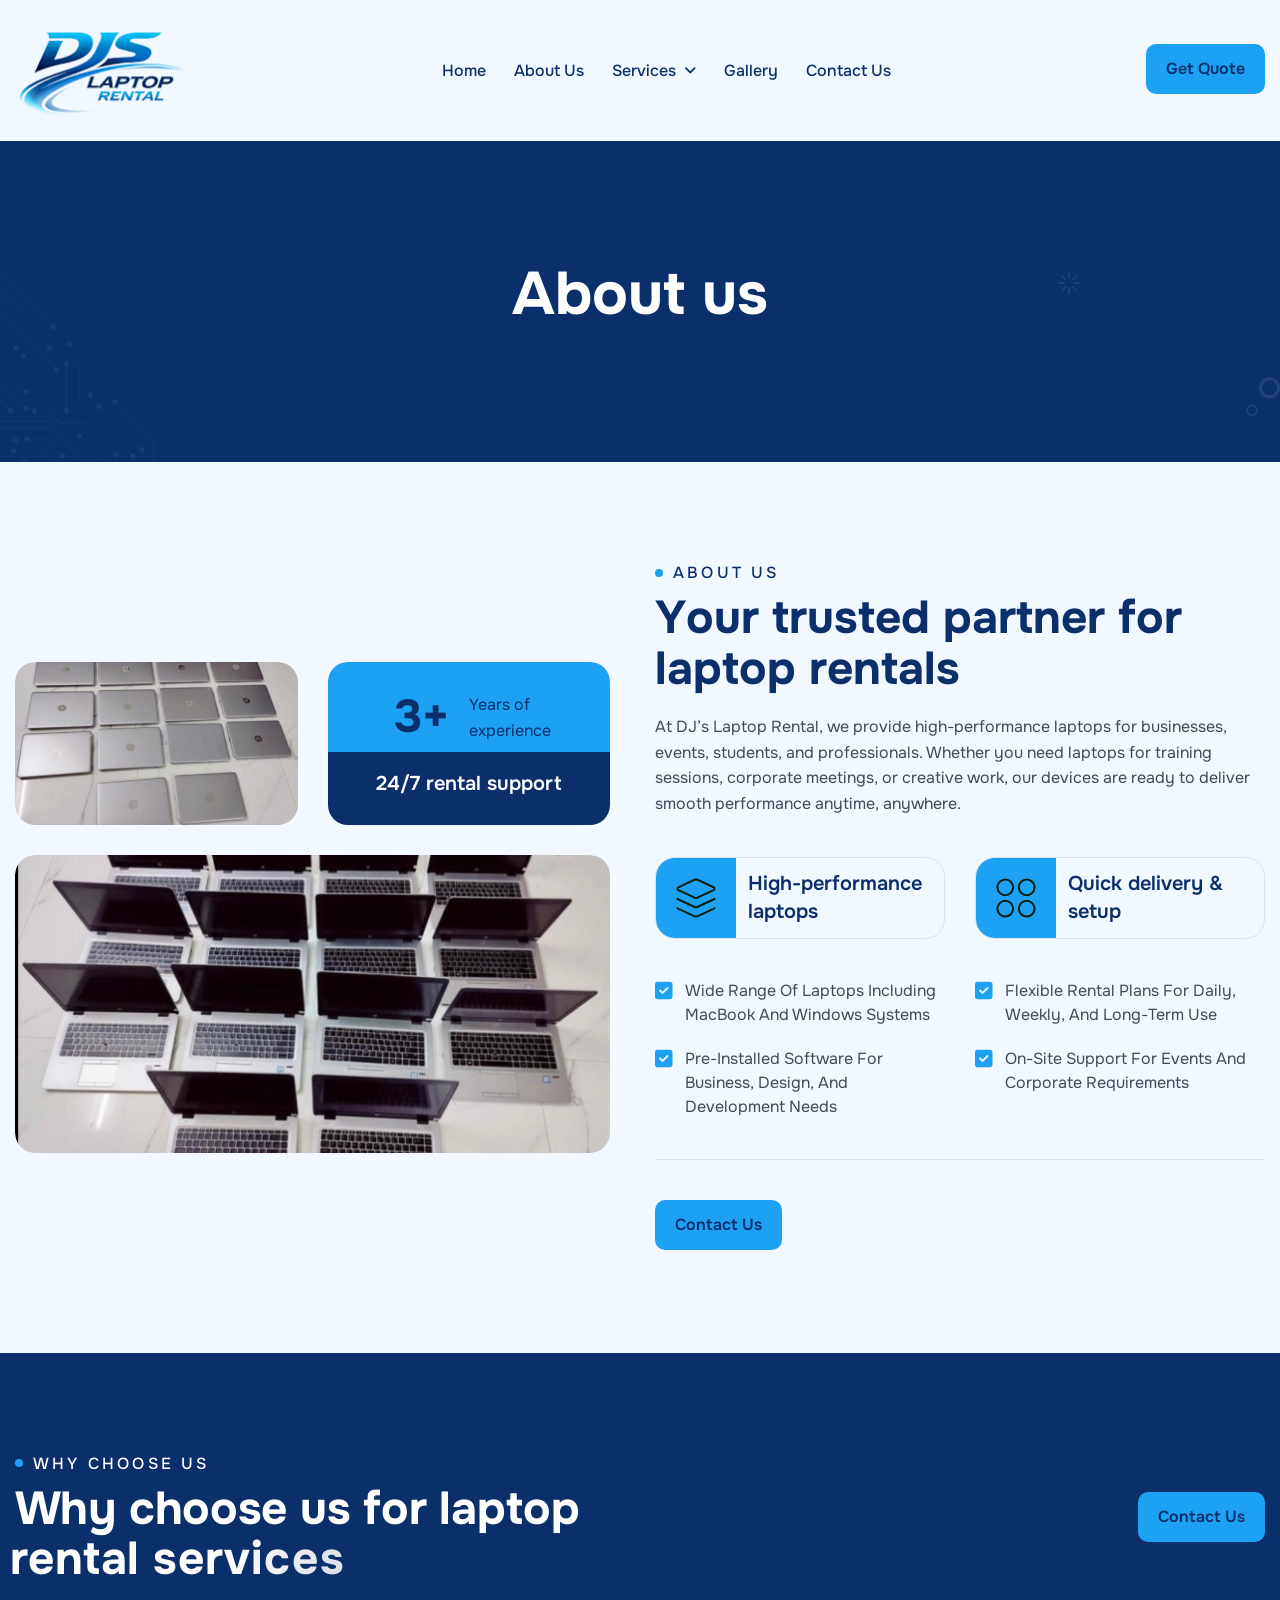
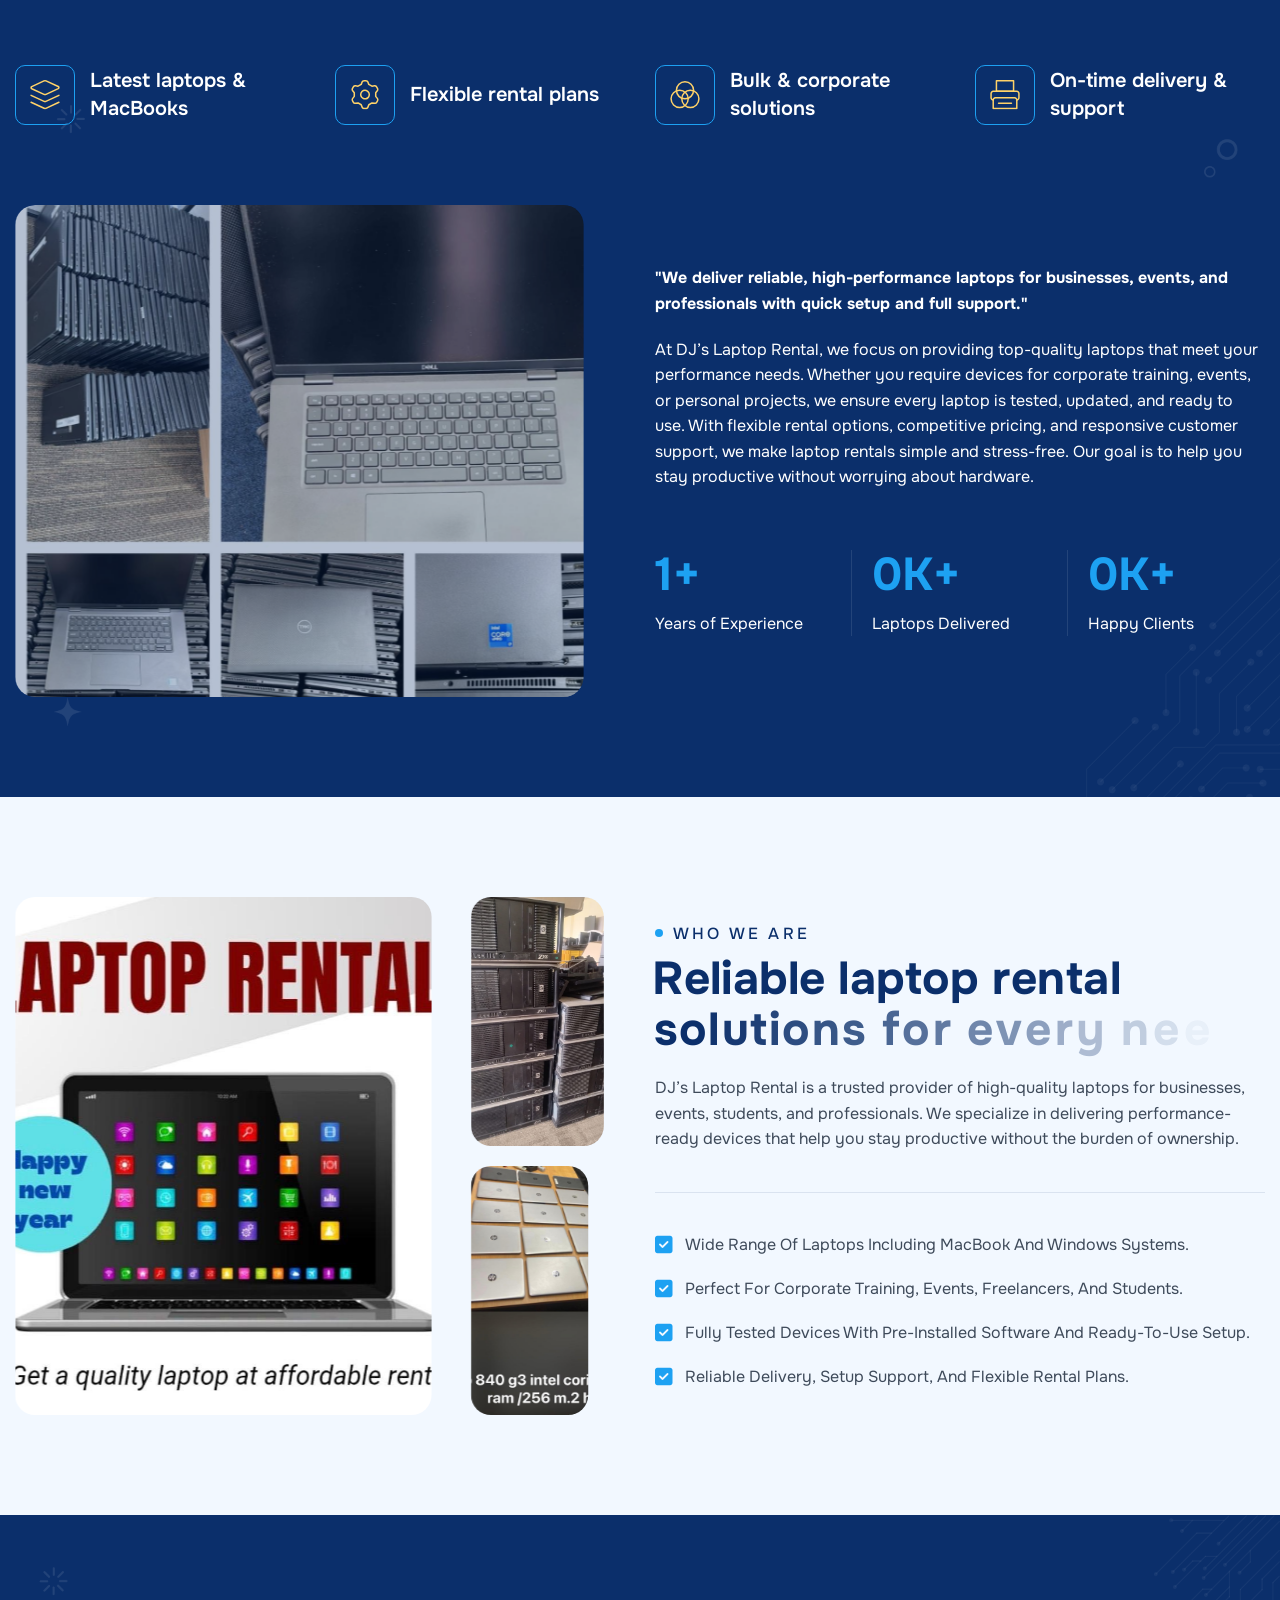
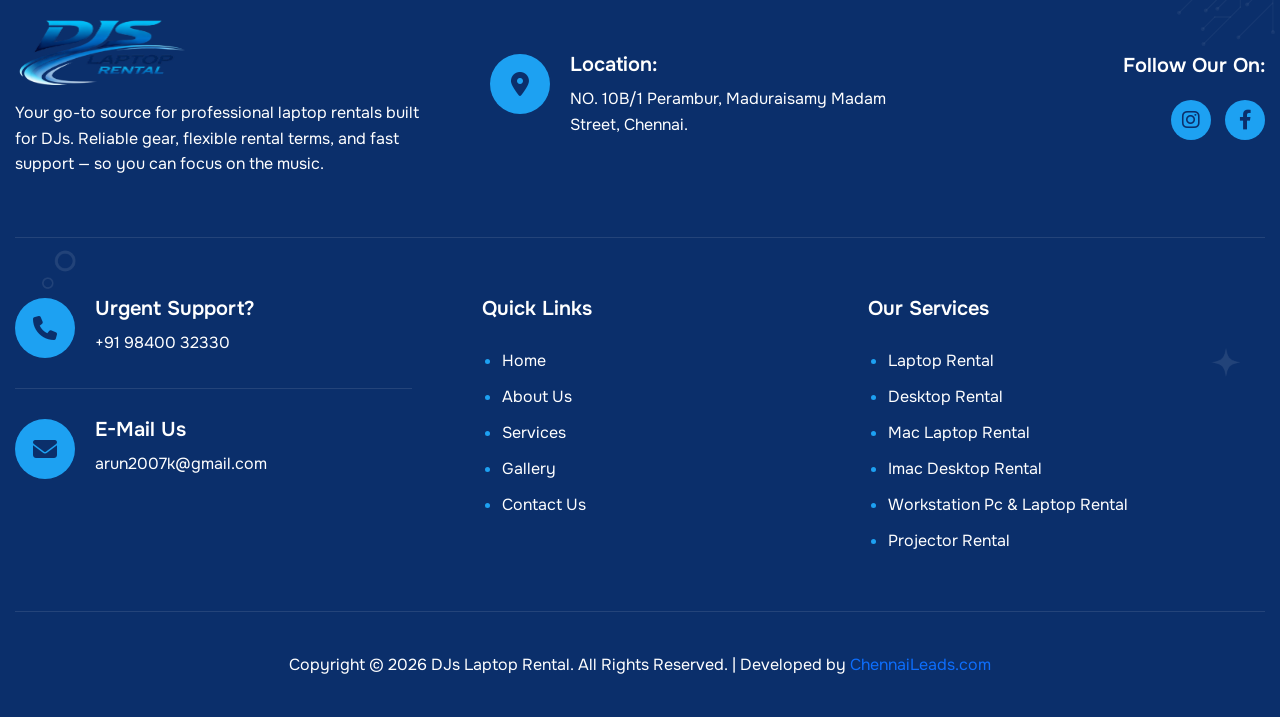
<file: about.html>
<!DOCTYPE html>
<html lang="zxx">

<!-- Mirrored from html.awaikenthemes.com/repairit/about.html by HTTrack Website Copier/3.x [XR&CO'2014], Thu, 16 Apr 2026 07:57:05 GMT -->
<head>
	<!-- Meta -->
	<meta charset="utf-8">
	<meta http-equiv="X-UA-Compatible" content="DJS Laptop Rental">
	<meta name="viewport" content="width=device-width, initial-scale=1.0, maximum-scale=1">
	<meta name="description" content="">
	<meta name="keywords" content="">
	<meta name="author" content="DJS Laptop Rental">
	<!-- Page Title -->
    <title>DJS Laptop Rental</title>
	<!-- Favicon Icon -->
	<!-- <link rel="shortcut icon" type="image/x-icon" href="images/favicon.png"> -->
	<!-- Google Fonts Css-->
	<link rel="preconnect" href="https://fonts.googleapis.com/">
    <link rel="preconnect" href="https://fonts.gstatic.com/" crossorigin>
    <link href="https://fonts.googleapis.com/css2?family=Onest:wght@100..900&amp;display=swap" rel="stylesheet">
	<!-- Bootstrap Css -->
	<link href="css/bootstrap.min.css" rel="stylesheet" media="screen">
	<!-- SlickNav Css -->
	<link href="css/slicknav.min.css" rel="stylesheet">
	<!-- Swiper Css -->
	<link rel="stylesheet" href="css/swiper-bundle.min.css">
	<!-- Font Awesome Icon Css-->
	<link href="css/all.min.css" rel="stylesheet" media="screen">
	<!-- Animated Css -->
	<link href="css/animate.css" rel="stylesheet">
    <!-- Magnific Popup Core Css File -->
	<link rel="stylesheet" href="css/magnific-popup.css">
	<!-- Mouse Cursor Css File -->
	<link rel="stylesheet" href="css/mousecursor.css">
	<!-- Main Custom Css -->
	<link href="css/custom.css" rel="stylesheet" media="screen">
</head>
<body>

    <!-- Preloader Start -->
	<!-- <div class="preloader">
		<div class="loading-container">
			<div class="loading"></div>
			<div id="loading-icon"><img src="images/loader.svg" alt=""></div>
		</div>
	</div> -->
	<!-- Preloader End -->

    <!-- Header Start -->
		<header class="main-header">
		<div class="header-sticky">
			<nav class="navbar navbar-expand-lg">
				<div class="container">
					<!-- Logo Start -->
					<a class="navbar-brand" href="index.html">
						<img src="images/logo1.png" style="height: 90px;" alt="Logo">
					</a>
					<!-- Logo End -->

					<!-- Main Menu Start -->
					<div class="collapse navbar-collapse main-menu">
                        <div class="nav-menu-wrapper">
                            <ul class="navbar-nav mr-auto" id="menu">
                                <li class="nav-item "><a class="nav-link" href="index.html">Home</a>
                                   
                                </li>                                
                                <li class="nav-item"><a class="nav-link" href="about.html">About Us</a></li>
                                <li class="nav-item submenu"><a class="nav-link" href="services.html">Services</a>
                                <ul>
                                        <li class="nav-item"><a class="nav-link" href="laprental.html">Laptop Rental</a></li>
                                       
                                         <li class="nav-item"><a class="nav-link" href="desktop.html">Desktop Rental</a></li>
                                       
                                        <li class="nav-item"><a class="nav-link" href="macbook.html">Mac Laptop Rental</a></li>
                                        <li class="nav-item"><a class="nav-link" href="imac.html"> Imac Desktop Rental</a></li>
 <li class="nav-item"><a class="nav-link" href="workstation.html">Workstation Pc & Laptop Rental</a></li>
                                        <li class="nav-item"><a class="nav-link" href="projector.html"> Projector Rental</a></li>

                                    </ul></li>
                                <!-- <li class="nav-item"><a class="nav-link" href="blog.html">Blog</a></li> -->
                                <li class="nav-item "><a class="nav-link" href="gallery.html">Gallery</a>
                                    
                                </li>
                                <li class="nav-item"><a class="nav-link" href="contact.html">Contact Us</a></li>
                            </ul>
                        </div>

                        <!-- Header Btn Start -->
                        <div class="header-btn">
                            <a href="contact.html" class="btn-default btn-highlighted">Get Quote</a>
                        </div>
                        <!-- Header Btn End -->                
					</div>
					<!-- Main Menu End -->
					<div class="navbar-toggle"></div>
				</div>
			</nav>
			<div class="responsive-menu"></div>
		</div>
	</header>
	<!-- Header End -->

    <!-- Page Header Start -->
    <div class="page-header dark-section">
        <div class="container">
            <div class="row align-items-center">
                <div class="col-lg-12">
                    <!-- Page Header Box Start -->
                    <div class="page-header-box">
                        <h1 class="text-anime-style-3" data-cursor="-opaque">About us</h1>
                        <nav class="wow fadeInUp">
                            <!-- <ol class="breadcrumb">
                                <li class="breadcrumb-item"><a href="index.html">home</a></li>
                                <li class="breadcrumb-item active" aria-current="page">about us</li>
                            </ol> -->
                        </nav>
                    </div>
                    <!-- Page Header Box End -->
                </div>
            </div>
        </div>
    </div>
    <!-- Page Header End -->
<!-- About Us Section Start -->
<div class="about-us">
    <div class="container">
        <div class="row align-items-center">
            <div class="col-lg-6">

                <!-- About Us Images Start -->
                <div class="about-us-images">

                    <div class="about-image-counter">

                        <div class="about-img-1">
                            <figure class="image-anime reveal">
                                <img src="images/9.jpeg" alt="">
                            </figure>
                        </div>

                        <div class="about-counter-box">
                            <div class="about-counter-header">
                                <h2><span class="counter">10</span>+</h2>
                                <p>Years of experience</p>
                            </div>

                            <div class="about-counter-footer">
                                <h3>24/7 rental support</h3>
                            </div>
                        </div>

                    </div>

                    <div class="about-img-2">
                        <figure class="image-anime reveal">
                            <img src="images/14.jpeg" alt="">
                        </figure>
                    </div>

                </div>
                <!-- About Us Images End -->

            </div>

            <div class="col-lg-6">

                <!-- About Us Content Start -->
                <div class="about-us-content">

                    <!-- Section Title Start -->
                    <div class="section-title">
                        <h3 class="wow fadeInUp">About us</h3>
                        <h2 class="text-anime-style-3" data-cursor="-opaque">
                            Your trusted partner for laptop rentals
                        </h2>

                        <p class="wow fadeInUp" data-wow-delay="0.2s">
                            At DJ’s Laptop Rental, we provide high-performance laptops for businesses, events, students, and professionals. Whether you need laptops for training sessions, corporate meetings, or creative work, our devices are ready to deliver smooth performance anytime, anywhere.
                        </p>
                    </div>
                    <!-- Section Title End -->

                    <!-- About Us Body Start -->
                    <div class="about-us-body wow fadeInUp" data-wow-delay="0.4s">

                        <div class="about-body-item">
                            <div class="icon-box">
                                <img src="images/icon-about-body-1.svg" alt="">
                            </div>
                            <div class="about-body-title">
                                <h3>High-performance laptops</h3>
                            </div>
                        </div>

                        <div class="about-body-item">
                            <div class="icon-box">
                                <img src="images/icon-about-body-2.svg" alt="">
                            </div>
                            <div class="about-body-title">
                                <h3>Quick delivery & setup</h3>
                            </div>
                        </div>

                    </div>
                    <!-- About Us Body End -->

                    <!-- About Us List Start -->
                    <div class="about-us-list wow fadeInUp" data-wow-delay="0.6s">
                        <ul>
                            <li>Wide range of laptops including MacBook and Windows systems</li>
                            <li>Flexible rental plans for daily, weekly, and long-term use</li>
                            <li>Pre-installed software for business, design, and development needs</li>
                            <li>On-site support for events and corporate requirements</li>
                        </ul>
                    </div>
                    <!-- About Us List End -->

                    <!-- About Us Footer Start -->
                    <div class="about-us-footer wow fadeInUp" data-wow-delay="0.8s">

                        <div class="about-us-btn">
                            <a href="contact.html" class="btn-default">Contact us</a>
                        </div>

                    </div>
                    <!-- About Us Footer End -->

                </div>
                <!-- About Us Content End -->

            </div>
        </div>
    </div>
</div>
<!-- About Us Section End -->





   <!-- Why Choose Us Section Start -->
<div class="why-choose-us dark-section">
    <div class="container">
        <div class="row section-row align-items-center">

            <div class="col-lg-6">
                <div class="section-title">
                    <h3 class="wow fadeInUp">why choose us</h3>
                    <h2 class="text-anime-style-3" data-cursor="-opaque">
                        Why choose us for laptop rental services
                    </h2>
                </div>
            </div>

            <div class="col-lg-6">
                <div class="section-btn wow fadeInUp" data-wow-delay="0.2s">
                    <a href="contact.html" class="btn-default btn-highlighted">contact us</a>
                </div>
            </div>

        </div>

        <div class="row align-items-center">
            <div class="col-lg-12">

                <!-- Why Choose Item Box -->
                <div class="why-choose-item-box">

                    <div class="why-choose-item wow fadeInUp">
                        <div class="icon-box">
                            <img src="images/icon-why-choose-item-1.svg" alt="">
                        </div>
                        <div class="why-choose-item-content">
                            <h3>Latest laptops & MacBooks</h3>
                        </div>
                    </div>

                    <div class="why-choose-item wow fadeInUp" data-wow-delay="0.2s">
                        <div class="icon-box">
                            <img src="images/icon-why-choose-item-2.svg" alt="">
                        </div>
                        <div class="why-choose-item-content">
                            <h3>Flexible rental plans</h3>
                        </div>
                    </div>

                    <div class="why-choose-item wow fadeInUp" data-wow-delay="0.4s">
                        <div class="icon-box">
                            <img src="images/icon-why-choose-item-3.svg" alt="">
                        </div>
                        <div class="why-choose-item-content">
                            <h3>Bulk & corporate solutions</h3>
                        </div>
                    </div>

                    <div class="why-choose-item wow fadeInUp" data-wow-delay="0.6s">
                        <div class="icon-box">
                            <img src="images/icon-why-choose-item-4.svg" alt="">
                        </div>
                        <div class="why-choose-item-content">
                            <h3>On-time delivery & support</h3>
                        </div>
                    </div>

                </div>
                <!-- Why Choose Item Box End -->

            </div>

            <!-- Image Section -->
            <div class="col-lg-6">
                <div class="why-choose-image">
                    <figure class="image-anime reveal">
                        <img src="images/1.jpeg" alt="">
                    </figure>

                    <!-- <div class="video-play-button">
                        <a href="#" class="popup-video" data-cursor-text="Play">
                            <i class="fa-solid fa-play"></i>
                        </a>
                    </div> -->
                </div>
            </div>

            <!-- Content Section -->
            <div class="col-lg-6">
                <div class="why-choose-content">

                    <div class="why-choose-disc">
                        <p class="wow fadeInUp">
                            <span>
                                "We deliver reliable, high-performance laptops for businesses, events, and professionals with quick setup and full support."
                            </span>
                        </p>

                        <p class="wow fadeInUp" data-wow-delay="0.2s">
                            At DJ’s Laptop Rental, we focus on providing top-quality laptops that meet your performance needs. Whether you require devices for corporate training, events, or personal projects, we ensure every laptop is tested, updated, and ready to use. With flexible rental options, competitive pricing, and responsive customer support, we make laptop rentals simple and stress-free. Our goal is to help you stay productive without worrying about hardware.
                        </p>
                    </div>

                    <!-- Counters -->
                    <div class="why-choose-counter-list">

                        <div class="why-choose-counter-item">
                            <h2><span class="counter">10</span>+</h2>
                            <p>Years of Experience</p>
                        </div>

                        <div class="why-choose-counter-item">
                            <h2><span class="counter">5</span>K+</h2>
                            <p>Laptops Delivered</p>
                        </div>

                        <div class="why-choose-counter-item">
                            <h2><span class="counter">3</span>K+</h2>
                            <p>Happy Clients</p>
                        </div>

                    </div>
                    <!-- Counters End -->

                </div>
            </div>

        </div>
    </div>
</div>
<!-- Why Choose Us Section End -->
   <!-- Who We Are Section Start -->
<div class="our-innovation">
    <div class="container">
        <div class="row align-items-center">

            <div class="col-lg-6">
                <!-- Images Start -->
                <div class="innovation-images">

                    <div class="innovation-img-box-1">
                        <div class="innovation-img">
                            <figure class="image-anime reveal">
                                <img src="images/7.jpeg" alt="">
                            </figure>
                        </div>

                     
                    </div>

                    <div class="innovation-img-box-2">
                        <div class="innovation-img">
                            <figure class="image-anime reveal">
                                <img src="images/s4.jpeg" alt="">
                            </figure>
                        </div>
                        <div class="innovation-img">
                            <figure class="image-anime reveal">
                                <img src="images/10.jpeg" alt="">
                            </figure>
                        </div>
                    </div>

                </div>
                <!-- Images End -->
            </div>

            <div class="col-lg-6">
                <!-- Content Start -->
                <div class="innovation-content">

                    <div class="section-title">
                        <h3 class="wow fadeInUp">Who we are</h3>
                        <h2 class="text-anime-style-3" data-cursor="-opaque">
                            Reliable laptop rental solutions for every need
                        </h2>

                        <p class="wow fadeInUp" data-wow-delay="0.2s">
                            DJ’s Laptop Rental is a trusted provider of high-quality laptops for businesses, events, students, and professionals. We specialize in delivering performance-ready devices that help you stay productive without the burden of ownership.
                        </p>
                    </div>

                    

                    <!-- List -->
                    <div class="innovation-list wow fadeInUp" data-wow-delay="0.4s">
                        <ul>
                            <li>Wide range of laptops including MacBook and Windows systems.</li>
                            <li>Perfect for corporate training, events, freelancers, and students.</li>
                            <li>Fully tested devices with pre-installed software and ready-to-use setup.</li>
                            <li>Reliable delivery, setup support, and flexible rental plans.</li>
                        </ul>
                    </div>

                </div>
                <!-- Content End -->
            </div>

        </div>
    </div>
</div>
<!-- Who We Are Section End -->
    

  

   

  
    
        <!-- Footer Main Start -->
    <footer class="main-footer dark-section">
        <div class="container">
            <div class="row">
                <div class="col-md-12">
                    <!-- Footer Header start -->
                    <div class="footer-header">
                        <!-- About Footer Start -->
                        <div class="about-footer order-1">
                            <!-- Footer Logo Start -->
                            <div class="footer-logo">
                                <img src="images/logo1.png" style="height: 70px;" alt="">
                            </div>
                            <!-- Footer Logo End -->
                            
                            <!-- About Footer Content Start -->
                           <div class="about-footer-content">
    <p>Your go-to source for professional laptop rentals built for DJs. Reliable gear, flexible rental terms, and fast support — so you can focus on the music.</p>
</div>
                            <!-- About Footer Content End -->
                        </div>
                        <!-- About Footer End -->
                        
                        <!-- Footer Contact Box Start -->
                        <div class="footer-contact-box order-lg-2  order-md-2  order-3">
                            <!-- Footer Contact Item Start -->
                            <div class="footer-contact-item">
                                <div class="icon-box">
                                    <i class="fa-solid fa-location-dot"></i>
                                </div>
                                <div class="footer-contact-item-content">
                                    <h3>Location:</h3>
                                    <p>NO. 10B/1 Perambur, Maduraisamy
Madam Street, Chennai.</p>
                                </div>
                            </div>
                            <!-- Footer Contact Item End -->
                        </div>                        
                        <!-- Footer Contact Box End -->

                        <!-- Footer Social Links Start -->
                        <div class="footer-social-links order-lg-3  order-md-3  order-2">
                            <span>Follow Our On:</span>
                            <ul>
                                <li><a href="#"><i class="fa-brands fa-instagram"></i></a></li>
                                <li><a href="#"><i class="fa-brands fa-facebook-f"></i></a></li>
                               
                            </ul>
                        </div>
                        <!-- Footer Social Links End -->
                    </div>
                    <!-- Footer Header End -->                   
                </div>

                <div class="col-lg-4 col-md-5">
                    <!-- Footer Contact Box Start -->
                    <div class="footer-contact-box">
                        <!-- Footer Contact Item Start -->
                        <div class="footer-contact-item">
                            <div class="icon-box">
                                <i class="fa-solid fa-phone"></i>
                            </div>
                            <div class="footer-contact-item-content">
                                <h3>Urgent Support?</h3>
                                <p><a href="tel:+919840032330">+91 98400 32330</a></p>
                            </div>
                        </div>
                        <!-- Footer Contact Item End -->
                        
                        <!-- Footer Contact Item Start -->
                        <div class="footer-contact-item">
                            <div class="icon-box">
                                <i class="fa-solid fa-envelope"></i>
                            </div>
                            <div class="footer-contact-item-content">
                                <h3>E-mail Us</h3>
                                <p><a href="mailto:arun2007k@gmail.com">arun2007k@gmail.com</a></p>
                            </div>
                        </div>
                        <!-- Footer Contact Item End -->
                    </div>
                    <!-- Footer Contact Box End -->
                </div>

                <div class="col-lg-4 col-md-3 col-6">
                    <!-- Footer Links Start -->
                    <div class="footer-links quick-links">
                        <h3>quick links</h3>
                        <ul>
                            <li><a href="index.html">Home</a></li>
                            <li><a href="about.html">About us</a></li>
                                                        <li><a href="services.html">Services</a></li>

                            <li><a href="gallery.html">Gallery</a></li>

                            <li><a href="contact.html">contact us</a></li>
                        </ul>
                    </div>
                    <!-- Footer Links End -->	
                </div>

                <div class="col-lg-4 col-md-4">
                    <!-- Footer Links Start -->
                    <div class="footer-links">
                        <h3>Our Services</h3>
                        <ul>
                            <li><a href="laprental.html">Laptop Rental</a></li>
                            <li><a href="desktop.html">Desktop Rental</a></li>
                            <li><a href="macbook.html">Mac Laptop Rental</a></li>
                            <li><a href="imac.html">Imac Desktop Rental</a></li>
                            <li><a href="workstation.html">Workstation Pc & Laptop Rental</a></li>
                            <li><a href="projector.html">Projector Rental</a></li>
                        </ul>
                    </div>
                    <!-- Footer Links End -->	
                </div>               


                <div class="col-lg-12">
                    <!-- Footer Copyright Text Start -->
                  <div class="footer-copyright-text">
    <p>Copyright © <script>document.write(new Date().getFullYear())</script> DJs Laptop Rental. All Rights Reserved. | Developed by <a href="https://chennaileads.com" target="_blank" rel="noopener noreferrer">ChennaiLeads.com</a></p>
</div>
                    <!-- Footer Copyright Text End -->
                </div>
            </div>
        </div>
    </footer>
    <!-- Footer Main End -->
    <!-- Jquery Library File -->
    <script src="js/jquery-3.7.1.min.js"></script>
    <!-- Bootstrap js file -->
    <script src="js/bootstrap.min.js"></script>
    <!-- Validator js file -->
    <script src="js/validator.min.js"></script>
    <!-- SlickNav js file -->
    <script src="js/jquery.slicknav.js"></script>
    <!-- Swiper js file -->
    <script src="js/swiper-bundle.min.js"></script>
    <!-- Counter js file -->
    <script src="js/jquery.waypoints.min.js"></script>
    <script src="js/jquery.counterup.min.js"></script>
    <!-- Isotop js file -->
	<script src="js/isotope.min.js"></script>
    <!-- Magnific js file -->
    <script src="js/jquery.magnific-popup.min.js"></script>
    <!-- SmoothScroll -->
    <script src="js/SmoothScroll.js"></script>
    <!-- Parallax js -->
    <script src="js/parallaxie.js"></script>
    <!-- MagicCursor js file -->
    <script src="js/gsap.min.js"></script>
    <script src="js/magiccursor.js"></script>
    <!-- Text Effect js file -->
    <script src="js/SplitText.js"></script>
    <script src="js/ScrollTrigger.min.js"></script>
    <!-- YTPlayer js File -->
    <script src="js/jquery.mb.YTPlayer.min.js"></script>
    <!-- Wow js file -->
    <script src="js/wow.min.js"></script>
    <!-- Main Custom js file -->
    <script src="js/function.js"></script>
</body>

<!-- Mirrored from html.awaikenthemes.com/repairit/about.html by HTTrack Website Copier/3.x [XR&CO'2014], Thu, 16 Apr 2026 07:57:08 GMT -->
</html>
</file>
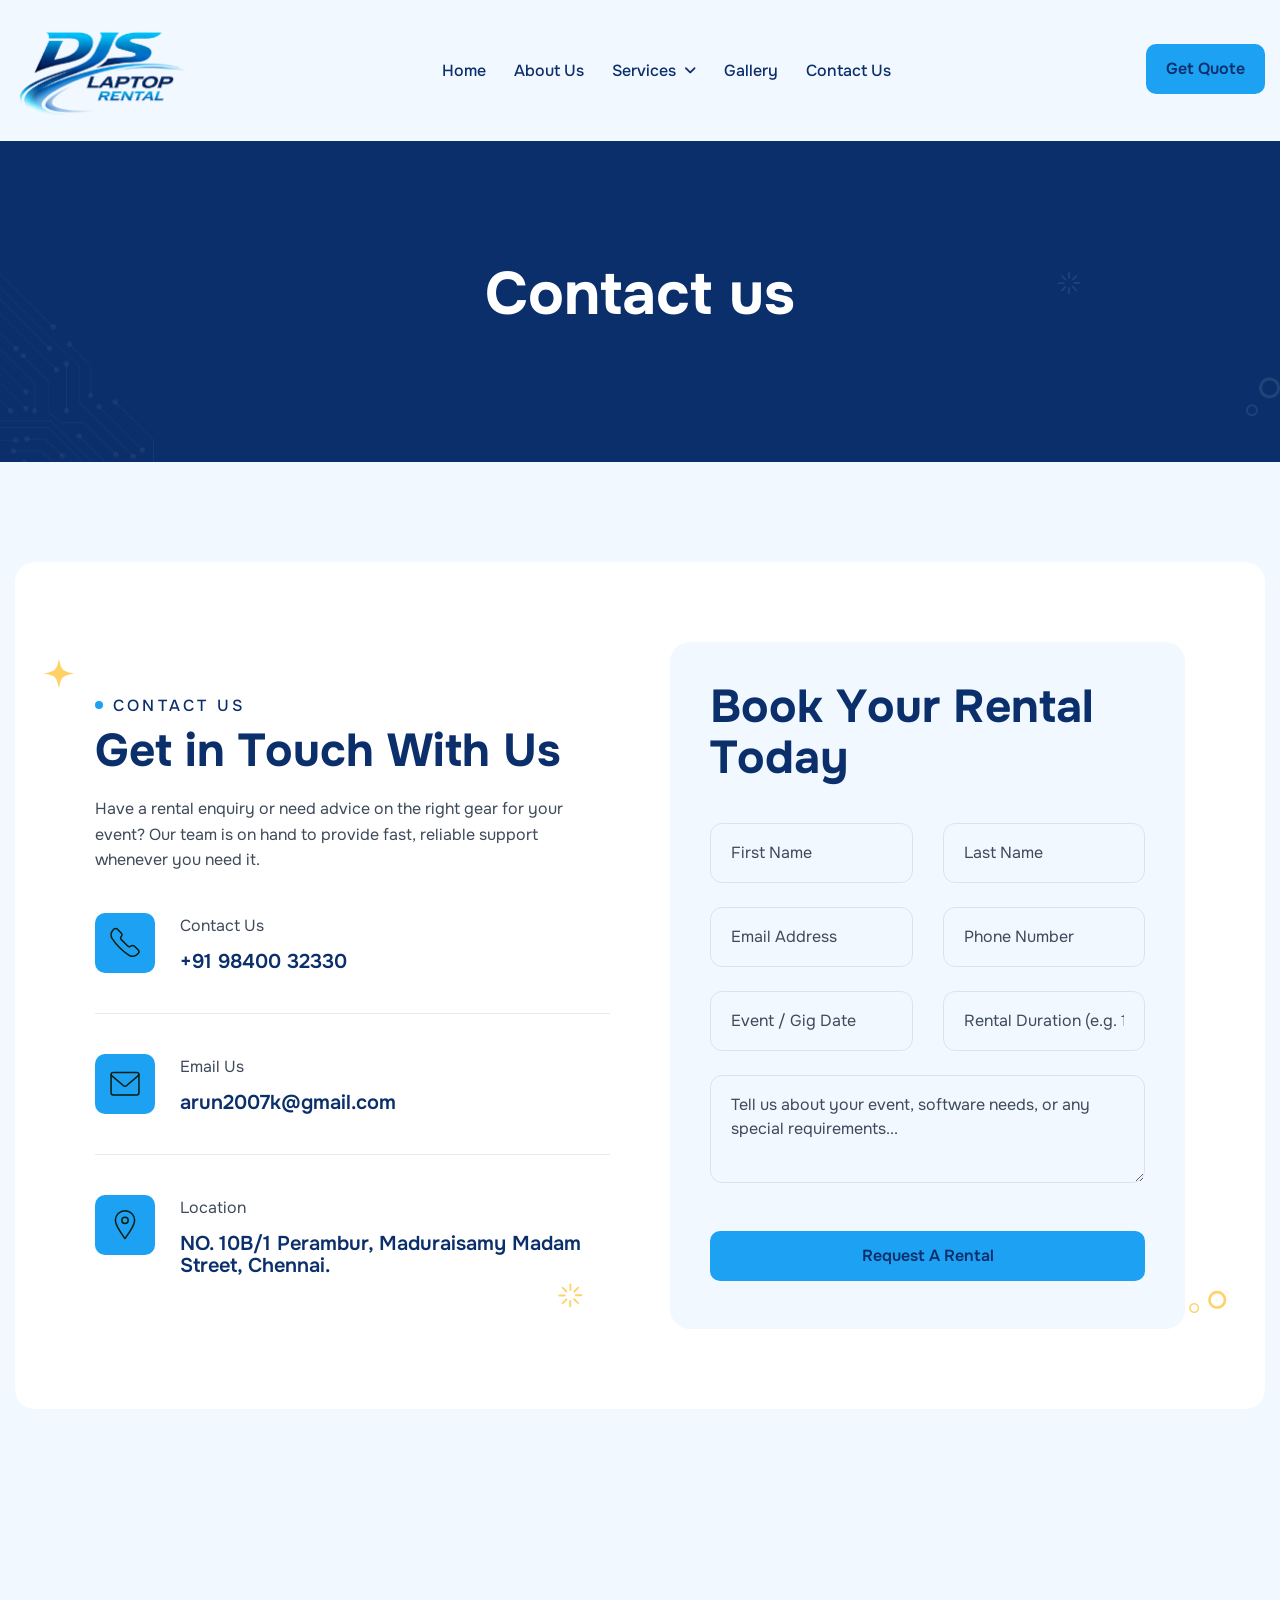
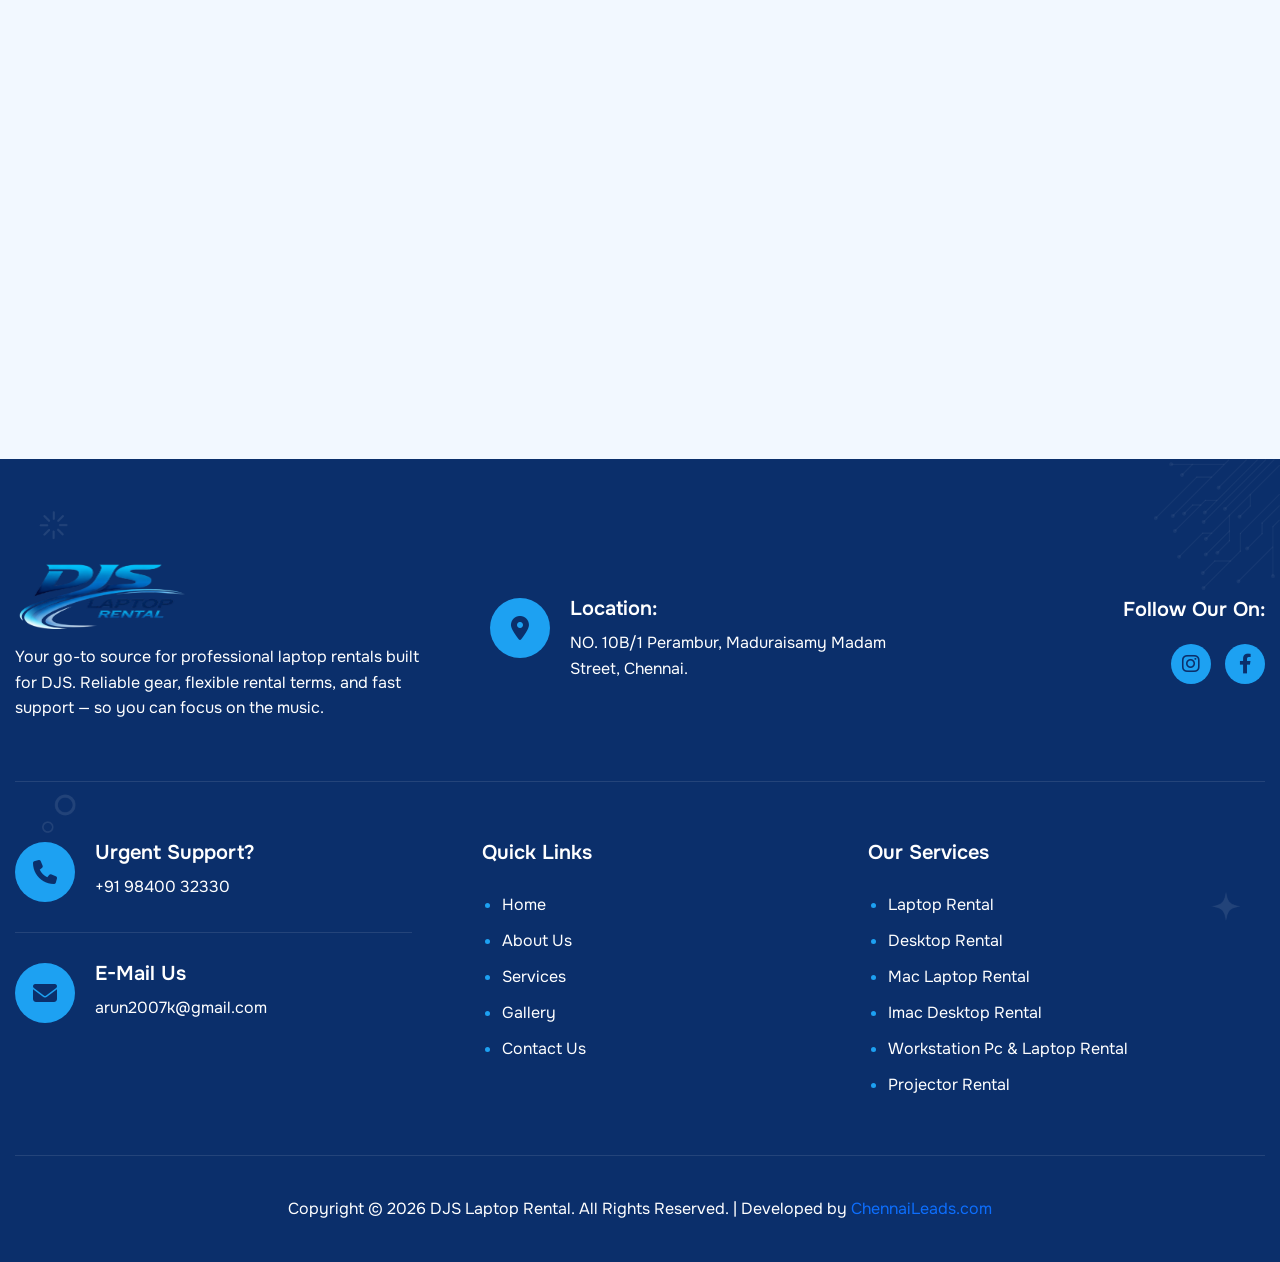
<file: contact.html>
<!DOCTYPE html>
<html lang="zxx">

<!-- Mirrored from html.awaikenthemes.com/repairit/contact.html by HTTrack Website Copier/3.x [XR&CO'2014], Thu, 16 Apr 2026 07:57:17 GMT -->
<head>
	<!-- Meta -->
	<meta charset="utf-8">
	<meta http-equiv="X-UA-Compatible" content="DJS Laptop Rental">
	<meta name="viewport" content="width=device-width, initial-scale=1.0, maximum-scale=1">
	<meta name="description" content="">
	<meta name="keywords" content="">
	<meta name="author" content="DJS Laptop Rental">
	<!-- Page Title -->
    <title>DJS Laptop Rental</title>
	<!-- Favicon Icon -->
	<link rel="shortcut icon" type="image/x-icon" href="images/favicon.png">
	<!-- Google Fonts Css-->
	<link rel="preconnect" href="https://fonts.googleapis.com/">
    <link rel="preconnect" href="https://fonts.gstatic.com/" crossorigin>
    <link href="https://fonts.googleapis.com/css2?family=Onest:wght@100..900&amp;display=swap" rel="stylesheet">
	<!-- Bootstrap Css -->
	<link href="css/bootstrap.min.css" rel="stylesheet" media="screen">
	<!-- SlickNav Css -->
	<link href="css/slicknav.min.css" rel="stylesheet">
	<!-- Swiper Css -->
	<link rel="stylesheet" href="css/swiper-bundle.min.css">
	<!-- Font Awesome Icon Css-->
	<link href="css/all.min.css" rel="stylesheet" media="screen">
	<!-- Animated Css -->
	<link href="css/animate.css" rel="stylesheet">
    <!-- Magnific Popup Core Css File -->
	<link rel="stylesheet" href="css/magnific-popup.css">
	<!-- Mouse Cursor Css File -->
	<link rel="stylesheet" href="css/mousecursor.css">
	<!-- Main Custom Css -->
	<link href="css/custom.css" rel="stylesheet" media="screen">
</head>
<body>

    <!-- Preloader Start -->
	<!-- <div class="preloader">
		<div class="loading-container">
			<div class="loading"></div>
			<div id="loading-icon"><img src="images/loader.svg" alt=""></div>
		</div>
	</div> -->
	<!-- Preloader End -->

    <!-- Header Start -->
		<header class="main-header">
		<div class="header-sticky">
			<nav class="navbar navbar-expand-lg">
				<div class="container">
					<!-- Logo Start -->
					<a class="navbar-brand" href="index.html">
						<img src="images/logo1.png" style="height: 90px;" alt="Logo">
					</a>
					<!-- Logo End -->

					<!-- Main Menu Start -->
					<div class="collapse navbar-collapse main-menu">
                        <div class="nav-menu-wrapper">
                            <ul class="navbar-nav mr-auto" id="menu">
                                <li class="nav-item "><a class="nav-link" href="index.html">Home</a>
                                   
                                </li>                                
                                <li class="nav-item"><a class="nav-link" href="about.html">About Us</a></li>
                                <li class="nav-item submenu"><a class="nav-link" href="services.html">Services</a>
                                <ul>
                                        <li class="nav-item"><a class="nav-link" href="laprental.html">Laptop Rental</a></li>
                                       
                                         <li class="nav-item"><a class="nav-link" href="desktop.html">Desktop Rental</a></li>
                                       
                                        <li class="nav-item"><a class="nav-link" href="macbook.html">Mac Laptop Rental</a></li>
                                        <li class="nav-item"><a class="nav-link" href="imac.html"> Imac Desktop Rental</a></li>
 <li class="nav-item"><a class="nav-link" href="workstation.html">Workstation Pc & Laptop Rental</a></li>
                                        <li class="nav-item"><a class="nav-link" href="projector.html"> Projector Rental</a></li>

                                    </ul></li>
                                <!-- <li class="nav-item"><a class="nav-link" href="blog.html">Blog</a></li> -->
                                <li class="nav-item "><a class="nav-link" href="gallery.html">Gallery</a>
                                    
                                </li>
                                <li class="nav-item"><a class="nav-link" href="contact.html">Contact Us</a></li>
                            </ul>
                        </div>

                        <!-- Header Btn Start -->
                        <div class="header-btn">
                            <a href="contact.html" class="btn-default btn-highlighted">Get Quote</a>
                        </div>
                        <!-- Header Btn End -->                
					</div>
					<!-- Main Menu End -->
					<div class="navbar-toggle"></div>
				</div>
			</nav>
			<div class="responsive-menu"></div>
		</div>
	</header>
	<!-- Header End -->

    <!-- Page Header Start -->
    <div class="page-header dark-section">
        <div class="container">
            <div class="row align-items-center">
                <div class="col-lg-12">
                    <!-- Page Header Box Start -->
                    <div class="page-header-box">
                        <h1 class="text-anime-style-3" data-cursor="-opaque">Contact us</h1>
                        <nav class="wow fadeInUp">
                            <!-- <ol class="breadcrumb">
                                <li class="breadcrumb-item"><a href="index.html">home</a></li>
                                <li class="breadcrumb-item active" aria-current="page">contact us</li>
                            </ol> -->
                        </nav>
                    </div>
                    <!-- Page Header Box End -->
                </div>
            </div>
        </div>
    </div>
    <!-- Page Header End -->

    <!-- Page Contact Us Start -->
    <div class="page-contact-us">
        <div class="container">
            <div class="row">
                <div class="col-lg-12">
                    <!-- Contact Us Box Start -->
                    <div class="contact-us-box">
                        <!-- Contact Us Content Start -->
                        <div class="contact-us-content">
                            <!-- Section Title Start -->
                           <div class="section-title">
    <h3 class="wow fadeInUp">contact us</h3>
    <h2 class="text-anime-style-3" data-cursor="-opaque">Get in Touch With Us</h2>
    <p class="wow fadeInUp" data-wow-delay="0.2s">Have a rental enquiry or need advice on the right gear for your event? Our team is on hand to provide fast, reliable support whenever you need it.</p>
</div>
                            <!-- Section Title End -->

                            <!-- Contact Info List Start -->
                            <div class="contact-info-list">
                                <!-- Contact Info Item Start -->
                                <div class="contact-info-item wow fadeInUp" data-wow-delay="0.4s">
                                    <!-- Icon Box Start -->
                                    <div class="icon-box">
                                        <img src="images/icon-phone.svg" alt="">
                                    </div>
                                    <!-- Icon Box End -->

                                    <!-- Contact Item Content Start -->
                                    <div class="contact-item-content">
                                        <p>contact us</p>
                                        <h3><a href="tel:+919840032330">+91 98400 32330</a></h3>
                                    </div>
                                    <!-- Contact Item Content End -->
                                </div>
                                <!-- Contact Info Item End -->

                                <!-- Contact Info Item Start -->
                                <div class="contact-info-item wow fadeInUp" data-wow-delay="0.6s">
                                    <!-- Icon Box Start -->
                                    <div class="icon-box">
                                        <img src="images/icon-mail.svg" alt="">
                                    </div>
                                    <!-- Icon Box End -->

                                    <!-- Contact Item Content Start -->
                                    <div class="contact-item-content">
                                        <p>email us</p>
                                        <h3><a href="mailto:arun2007k@gmail.com">arun2007k@gmail.com</a></h3>
                                    </div>
                                    <!-- Contact Item Content End -->
                                </div>
                                <!-- Contact Info Item End -->

                                <!-- Contact Info Item Start -->
                                <div class="contact-info-item wow fadeInUp" data-wow-delay="0.8s">
                                    <!-- Icon Box Start -->
                                    <div class="icon-box">
                                        <img src="images/icon-location.svg" alt="">
                                    </div>
                                    <!-- Icon Box End -->

                                    <!-- Contact Item Content Start -->
                                    <div class="contact-item-content">
                                        <p>location</p>
                                        <h3>NO. 10B/1 Perambur, Maduraisamy
Madam Street, Chennai.</h3>
                                    </div>
                                    <!-- Contact Item Content End -->
                                </div>
                                <!-- Contact Info Item End -->
                            </div>
                            <!-- Contact Info List End -->
                        </div>
                        <!-- Contact Us Content End -->

                       <!-- Contact Us Form Start -->
<div class="contact-us-form">
    <!-- Section Title Start -->
    <div class="section-title">
        <h2 class="text-anime-style-3" data-cursor="-opaque">Book Your Rental Today</h2>
    </div>
    <!-- Section Title End -->

    <div class="contact-form">
        <form id="contactForm" action="#" method="POST" data-toggle="validator" class="wow fadeInUp" data-wow-delay="0.2s">
            <div class="row">                                
                <div class="form-group col-md-6 mb-4">
                    <input type="text" name="fname" class="form-control" id="fname" placeholder="First Name" required>
                    <div class="help-block with-errors"></div>
                </div>

                <div class="form-group col-md-6 mb-4">
                    <input type="text" name="lname" class="form-control" id="lname" placeholder="Last Name" required>
                    <div class="help-block with-errors"></div>
                </div>

                <div class="form-group col-md-6 mb-4">
                    <input type="email" name="email" class="form-control" id="email" placeholder="Email Address" required>
                    <div class="help-block with-errors"></div>
                </div>

                <div class="form-group col-md-6 mb-4">
                    <input type="text" name="phone" class="form-control" id="phone" placeholder="Phone Number" required>
                    <div class="help-block with-errors"></div>
                </div>

                <div class="form-group col-md-6 mb-4">
                    <input type="text" name="event_date" class="form-control" id="event_date" placeholder="Event / Gig Date">
                    <div class="help-block with-errors"></div>
                </div>

                <div class="form-group col-md-6 mb-4">
                    <input type="text" name="rental_duration" class="form-control" id="rental_duration" placeholder="Rental Duration (e.g. 1 day, 1 week)">
                    <div class="help-block with-errors"></div>
                </div>

                <div class="form-group col-md-12 mb-5">
                    <textarea name="message" class="form-control" id="message" rows="3" placeholder="Tell us about your event, software needs, or any special requirements..."></textarea>
                    <div class="help-block with-errors"></div>
                </div>

                <div class="col-md-12">
                    <button type="submit" class="btn-default">Request a Rental</button>
                    <div id="msgSubmit" class="h3 hidden"></div>
                </div>
            </div>
        </form>
    </div>
</div>
<!-- Contact Us Form End -->
                    </div>
                    <!-- Contact Us Box End -->
                </div>
            </div>
        </div>
    </div>
    <!-- Page Contact Us End -->

    <!-- Google Map Section Start -->
    <div class="google-map">
        <div class="container-fluid">
            <div class="row">
                <div class="col-lg-12">
                    <!-- Google Map IFrame Start -->
                    <div class="google-map-iframe">
<iframe src="https://www.google.com/maps/embed?pb=!1m16!1m12!1m3!1d15542.88636807903!2d80.22963879907915!3d13.116815495390895!2m3!1f0!2f0!3f0!3m2!1i1024!2i768!4f13.1!2m1!1sNO.%2010B%2F1%20Perambur%2C%20Maduraisamy%20Madam%20Street%2C%20Chennai.!5e0!3m2!1sen!2sin!4v1776331889156!5m2!1sen!2sin" width="600" height="450" style="border:0;" allowfullscreen="" loading="lazy" referrerpolicy="no-referrer-when-downgrade"></iframe>                    </div>
                    <!-- Google Map IFrame End -->
                </div>
            </div>
        </div>
    </div>
    <!-- Google Map Section End -->
    
       <!-- Footer Main Start -->
    <footer class="main-footer dark-section">
        <div class="container">
            <div class="row">
                <div class="col-md-12">
                    <!-- Footer Header start -->
                    <div class="footer-header">
                        <!-- About Footer Start -->
                        <div class="about-footer order-1">
                            <!-- Footer Logo Start -->
                            <div class="footer-logo">
                                <img src="images/logo1.png" style="height: 70px;" alt="">
                            </div>
                            <!-- Footer Logo End -->
                            
                            <!-- About Footer Content Start -->
                           <div class="about-footer-content">
    <p>Your go-to source for professional laptop rentals built for DJS. Reliable gear, flexible rental terms, and fast support — so you can focus on the music.</p>
</div>
                            <!-- About Footer Content End -->
                        </div>
                        <!-- About Footer End -->
                        
                        <!-- Footer Contact Box Start -->
                        <div class="footer-contact-box order-lg-2  order-md-2  order-3">
                            <!-- Footer Contact Item Start -->
                            <div class="footer-contact-item">
                                <div class="icon-box">
                                    <i class="fa-solid fa-location-dot"></i>
                                </div>
                                <div class="footer-contact-item-content">
                                    <h3>Location:</h3>
                                    <p>NO. 10B/1 Perambur, Maduraisamy
Madam Street, Chennai.</p>
                                </div>
                            </div>
                            <!-- Footer Contact Item End -->
                        </div>                        
                        <!-- Footer Contact Box End -->

                        <!-- Footer Social Links Start -->
                        <div class="footer-social-links order-lg-3  order-md-3  order-2">
                            <span>Follow Our On:</span>
                            <ul>
                                <li><a href="#"><i class="fa-brands fa-instagram"></i></a></li>
                                <li><a href="#"><i class="fa-brands fa-facebook-f"></i></a></li>
                               
                            </ul>
                        </div>
                        <!-- Footer Social Links End -->
                    </div>
                    <!-- Footer Header End -->                   
                </div>

                <div class="col-lg-4 col-md-5">
                    <!-- Footer Contact Box Start -->
                    <div class="footer-contact-box">
                        <!-- Footer Contact Item Start -->
                        <div class="footer-contact-item">
                            <div class="icon-box">
                                <i class="fa-solid fa-phone"></i>
                            </div>
                            <div class="footer-contact-item-content">
                                <h3>Urgent Support?</h3>
                                <p><a href="tel:+919840032330">+91 98400 32330</a></p>
                            </div>
                        </div>
                        <!-- Footer Contact Item End -->
                        
                        <!-- Footer Contact Item Start -->
                        <div class="footer-contact-item">
                            <div class="icon-box">
                                <i class="fa-solid fa-envelope"></i>
                            </div>
                            <div class="footer-contact-item-content">
                                <h3>E-mail Us</h3>
                                <p><a href="mailto:arun2007k@gmail.com">arun2007k@gmail.com</a></p>
                            </div>
                        </div>
                        <!-- Footer Contact Item End -->
                    </div>
                    <!-- Footer Contact Box End -->
                </div>

                <div class="col-lg-4 col-md-3 col-6">
                    <!-- Footer Links Start -->
                    <div class="footer-links quick-links">
                        <h3>quick links</h3>
                        <ul>
                            <li><a href="index.html">Home</a></li>
                            <li><a href="about.html">About us</a></li>
                                                        <li><a href="services.html">Services</a></li>

                            <li><a href="gallery.html">Gallery</a></li>

                            <li><a href="contact.html">contact us</a></li>
                        </ul>
                    </div>
                    <!-- Footer Links End -->	
                </div>

                <div class="col-lg-4 col-md-4">
                    <!-- Footer Links Start -->
                    <div class="footer-links">
                        <h3>Our Services</h3>
                        <ul>
                            <li><a href="laprental.html">Laptop Rental</a></li>
                            <li><a href="desktop.html">Desktop Rental</a></li>
                            <li><a href="macbook.html">Mac Laptop Rental</a></li>
                            <li><a href="imac.html">Imac Desktop Rental</a></li>
                            <li><a href="workstation.html">Workstation Pc & Laptop Rental</a></li>
                            <li><a href="projector.html">Projector Rental</a></li>
                        </ul>
                    </div>
                    <!-- Footer Links End -->	
                </div>               


                <div class="col-lg-12">
                    <!-- Footer Copyright Text Start -->
                  <div class="footer-copyright-text">
    <p>Copyright © <script>document.write(new Date().getFullYear())</script> DJS Laptop Rental. All Rights Reserved. | Developed by <a href="https://chennaileads.com" target="_blank" rel="noopener noreferrer">ChennaiLeads.com</a></p>
</div>
                    <!-- Footer Copyright Text End -->
                </div>
            </div>
        </div>
    </footer>
    <!-- Footer Main End -->
    <!-- Jquery Library File -->
    <script src="js/jquery-3.7.1.min.js"></script>
    <!-- Bootstrap js file -->
    <script src="js/bootstrap.min.js"></script>
    <!-- Validator js file -->
    <script src="js/validator.min.js"></script>
    <!-- SlickNav js file -->
    <script src="js/jquery.slicknav.js"></script>
    <!-- Swiper js file -->
    <script src="js/swiper-bundle.min.js"></script>
    <!-- Counter js file -->
    <script src="js/jquery.waypoints.min.js"></script>
    <script src="js/jquery.counterup.min.js"></script>
    <!-- Isotop js file -->
	<script src="js/isotope.min.js"></script>
    <!-- Magnific js file -->
    <script src="js/jquery.magnific-popup.min.js"></script>
    <!-- SmoothScroll -->
    <script src="js/SmoothScroll.js"></script>
    <!-- Parallax js -->
    <script src="js/parallaxie.js"></script>
    <!-- MagicCursor js file -->
    <script src="js/gsap.min.js"></script>
    <script src="js/magiccursor.js"></script>
    <!-- Text Effect js file -->
    <script src="js/SplitText.js"></script>
    <script src="js/ScrollTrigger.min.js"></script>
    <!-- YTPlayer js File -->
    <script src="js/jquery.mb.YTPlayer.min.js"></script>
    <!-- Wow js file -->
    <script src="js/wow.min.js"></script>
    <!-- Main Custom js file -->
    <script src="js/function.js"></script>
</body>

<!-- Mirrored from html.awaikenthemes.com/repairit/contact.html by HTTrack Website Copier/3.x [XR&CO'2014], Thu, 16 Apr 2026 07:57:18 GMT -->
</html>
</file>
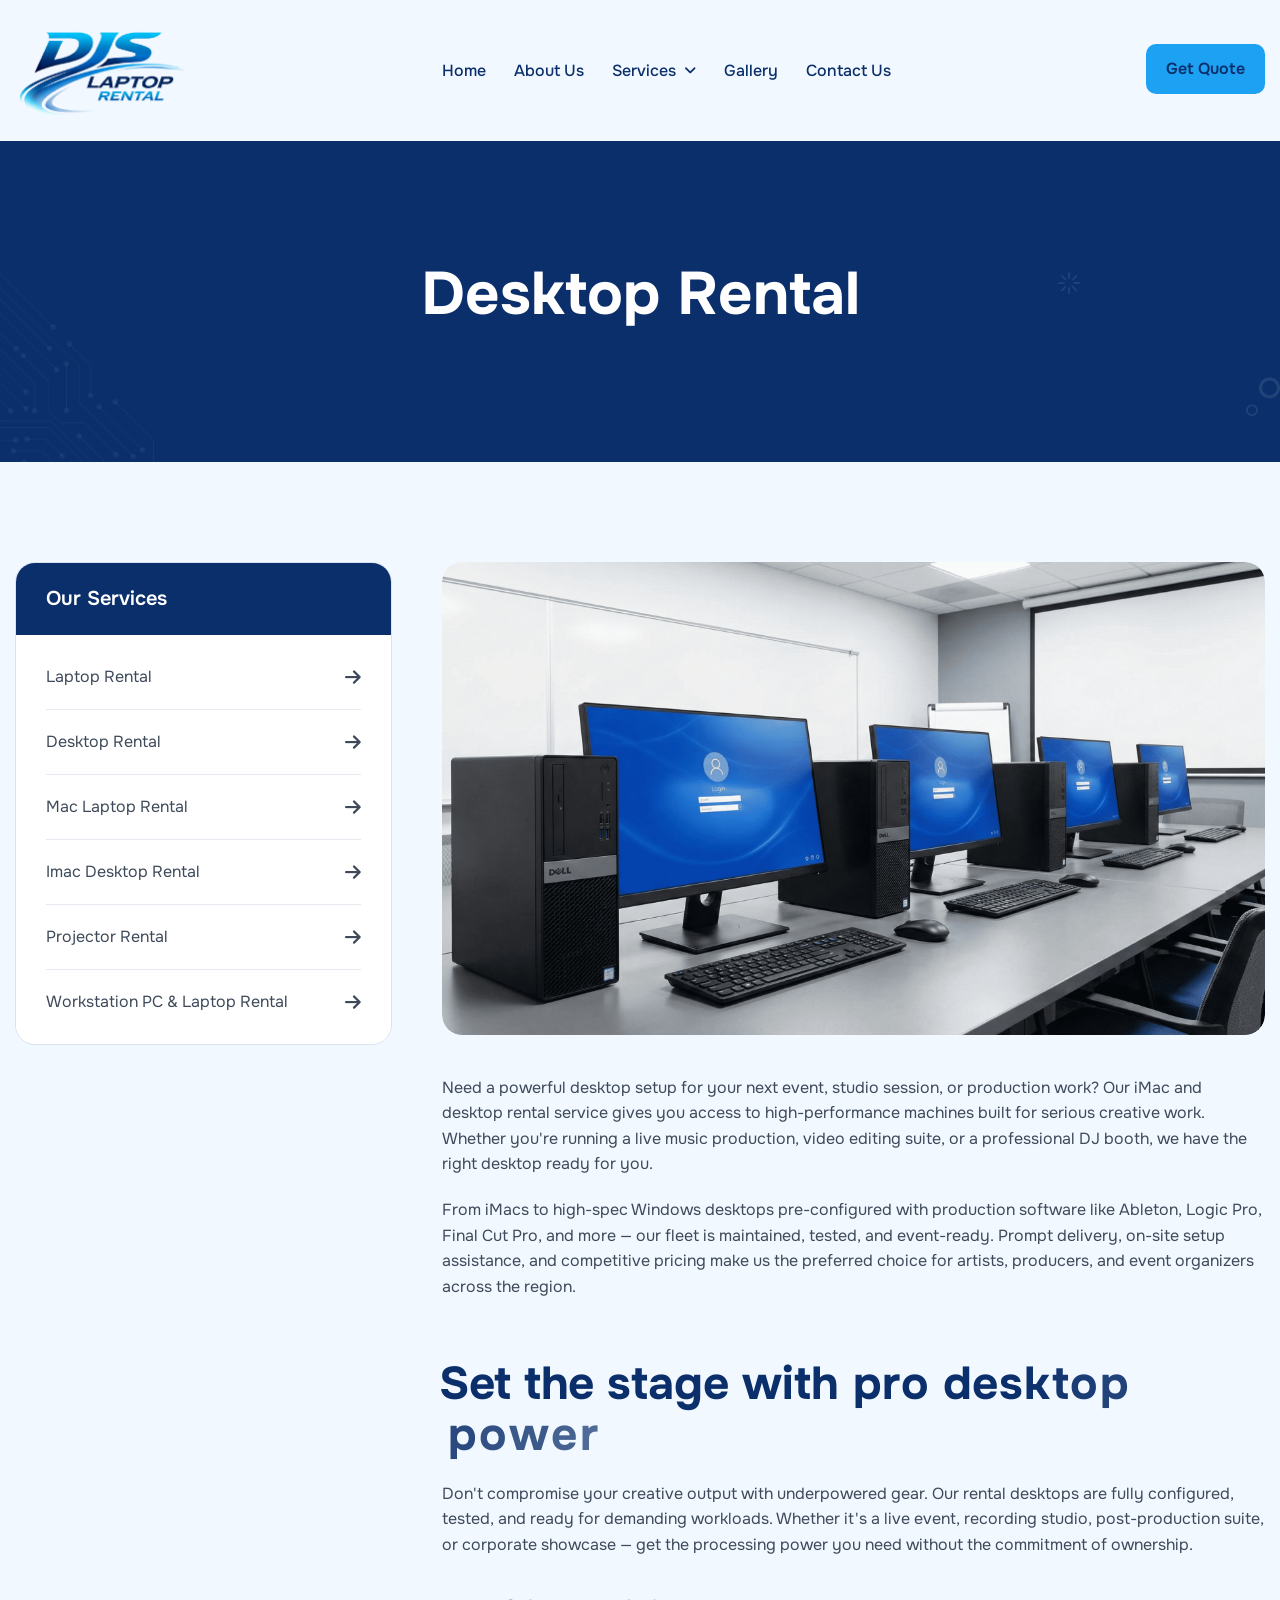
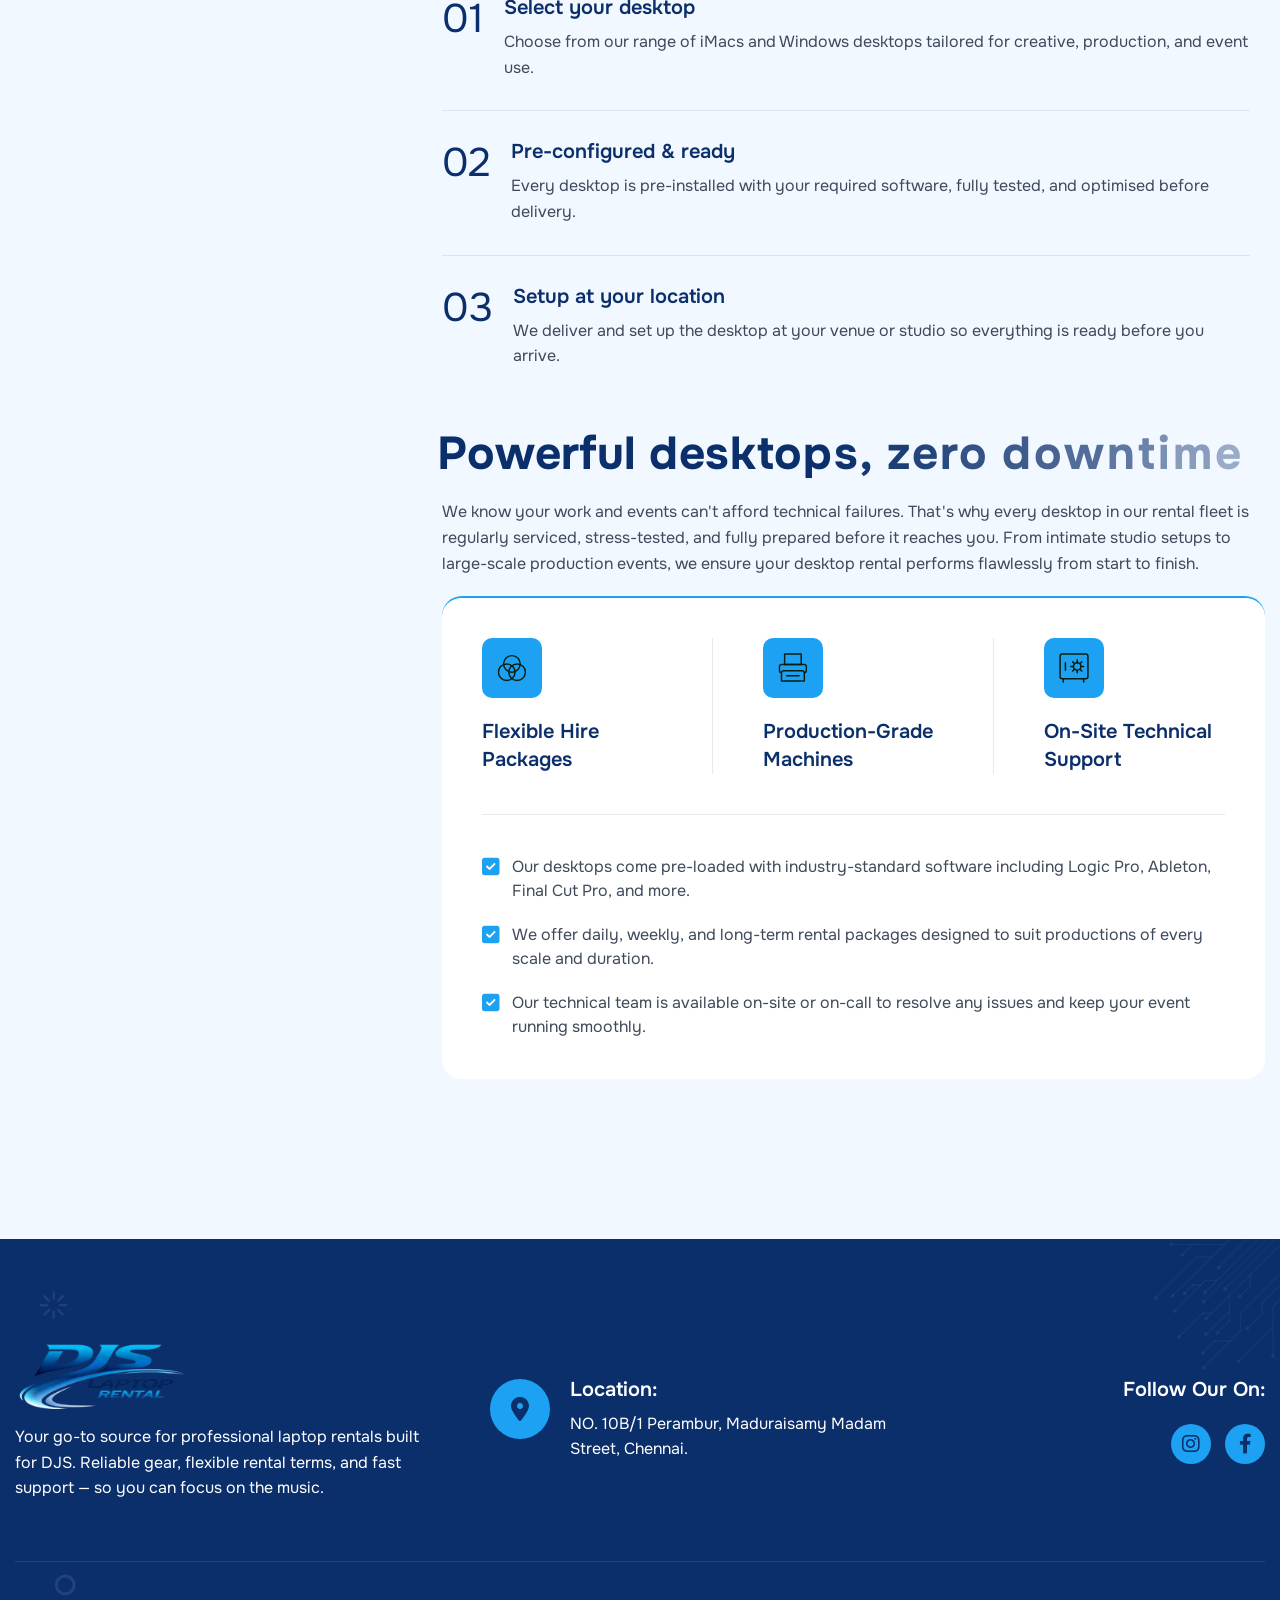
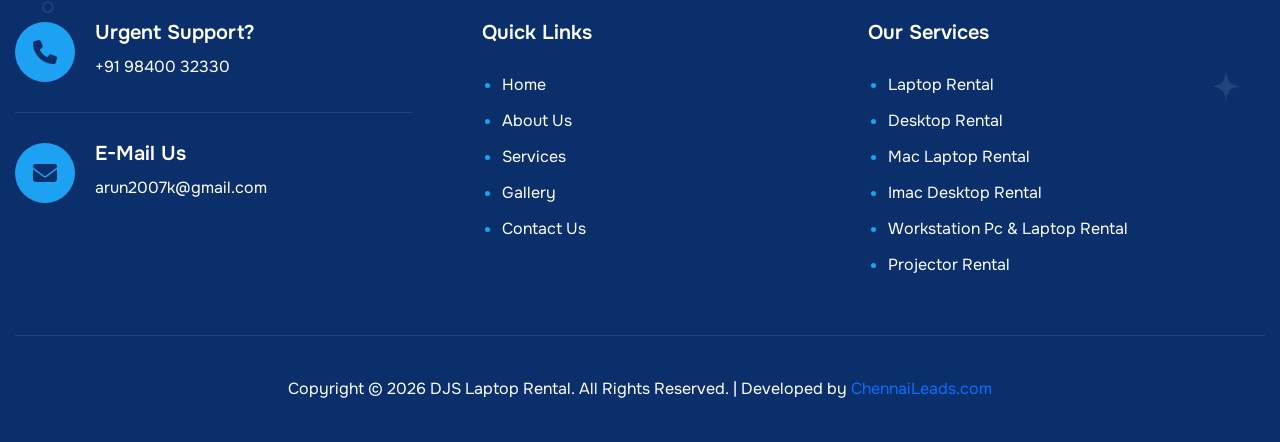
<file: desktop.html>
<!DOCTYPE html>
<html lang="zxx">

<!-- Mirrored from html.awaikenthemes.com/repairit/services.html by HTTrack Website Copier/3.x [XR&CO'2014], Thu, 16 Apr 2026 07:57:08 GMT -->
<head>
	<!-- Meta -->
	<meta charset="utf-8">
	<meta http-equiv="X-UA-Compatible" content="DJS Laptop Rental">
	<meta name="viewport" content="width=device-width, initial-scale=1.0, maximum-scale=1">
	<meta name="description" content="">
	<meta name="keywords" content="">
	<meta name="author" content="DJS Laptop Rental">
	<!-- Page Title -->
    <title>DJS Laptop Rental</title>
	<!-- Favicon Icon -->
	<!-- <link rel="shortcut icon" type="image/x-icon" href="images/favicon.png"> -->
	<!-- Google Fonts Css-->
	<link rel="preconnect" href="https://fonts.googleapis.com/">
    <link rel="preconnect" href="https://fonts.gstatic.com/" crossorigin>
    <link href="https://fonts.googleapis.com/css2?family=Onest:wght@100..900&amp;display=swap" rel="stylesheet">
	<!-- Bootstrap Css -->
	<link href="css/bootstrap.min.css" rel="stylesheet" media="screen">
	<!-- SlickNav Css -->
	<link href="css/slicknav.min.css" rel="stylesheet">
	<!-- Swiper Css -->
	<link rel="stylesheet" href="css/swiper-bundle.min.css">
	<!-- Font Awesome Icon Css-->
	<link href="css/all.min.css" rel="stylesheet" media="screen">
	<!-- Animated Css -->
	<link href="css/animate.css" rel="stylesheet">
    <!-- Magnific Popup Core Css File -->
	<link rel="stylesheet" href="css/magnific-popup.css">
	<!-- Mouse Cursor Css File -->
	<link rel="stylesheet" href="css/mousecursor.css">
	<!-- Main Custom Css -->
	<link href="css/custom.css" rel="stylesheet" media="screen">
</head>
<body>

    <!-- Preloader Start -->
	<!-- <div class="preloader">
		<div class="loading-container">
			<div class="loading"></div>
			<div id="loading-icon"><img src="images/loader.svg" alt=""></div>
		</div>
	</div> -->
	<!-- Preloader End -->

 <!-- Header Start -->
		<header class="main-header">
		<div class="header-sticky">
			<nav class="navbar navbar-expand-lg">
				<div class="container">
					<!-- Logo Start -->
					<a class="navbar-brand" href="index.html">
						<img src="images/logo1.png" style="height: 90px;" alt="Logo">
					</a>
					<!-- Logo End -->

					<!-- Main Menu Start -->
					<div class="collapse navbar-collapse main-menu">
                        <div class="nav-menu-wrapper">
                            <ul class="navbar-nav mr-auto" id="menu">
                                <li class="nav-item "><a class="nav-link" href="index.html">Home</a>
                                   
                                </li>                                
                                <li class="nav-item"><a class="nav-link" href="about.html">About Us</a></li>
                                <li class="nav-item submenu"><a class="nav-link" href="services.html">Services</a>
                                <ul>
                                        <li class="nav-item"><a class="nav-link" href="laprental.html">Laptop Rental</a></li>
                                       
                                         <li class="nav-item"><a class="nav-link" href="desktop.html">Desktop Rental</a></li>
                                       
                                        <li class="nav-item"><a class="nav-link" href="macbook.html">Mac Laptop Rental</a></li>
                                        <li class="nav-item"><a class="nav-link" href="imac.html"> Imac Desktop Rental</a></li>
 <li class="nav-item"><a class="nav-link" href="workstation.html">Workstation Pc & Laptop Rental</a></li>
                                        <li class="nav-item"><a class="nav-link" href="projector.html"> Projector Rental</a></li>

                                    </ul></li>
                                <!-- <li class="nav-item"><a class="nav-link" href="blog.html">Blog</a></li> -->
                                <li class="nav-item "><a class="nav-link" href="gallery.html">Gallery</a>
                                    
                                </li>
                                <li class="nav-item"><a class="nav-link" href="contact.html">Contact Us</a></li>
                            </ul>
                        </div>

                        <!-- Header Btn Start -->
                        <div class="header-btn">
                            <a href="contact.html" class="btn-default btn-highlighted">Get Quote</a>
                        </div>
                        <!-- Header Btn End -->                
					</div>
					<!-- Main Menu End -->
					<div class="navbar-toggle"></div>
				</div>
			</nav>
			<div class="responsive-menu"></div>
		</div>
	</header>
	<!-- Header End -->
    <!-- Page Header Start -->
    <div class="page-header dark-section">
        <div class="container">
            <div class="row align-items-center">
                <div class="col-lg-12">
                    <!-- Page Header Box Start -->
                    <div class="page-header-box">
                        <h1 class="text-anime-style-3" data-cursor="-opaque">Desktop Rental</h1>
                        <nav class="wow fadeInUp">
                            <!-- <ol class="breadcrumb">
                                <li class="breadcrumb-item"><a href="index.html">home</a></li>
                                <li class="breadcrumb-item active" aria-current="page">services</li>
                            </ol> -->
                        </nav>
                    </div>
                    <!-- Page Header Box End -->
                </div>
            </div>
        </div>
    </div>
    <!-- Page Header End -->

   <!-- Page Service Single Start -->
    <div class="page-service-single">
        <div class="container">
            <div class="row">
                <div class="col-lg-4">
                    <!-- Page Single Sidebar Start -->
                    <div class="page-single-sidebar">
                        <!-- Page Category List Start -->
                        <div class="page-catagery-list wow fadeInUp">
                            <h3>Our Services</h3>
                             <ul>
                              <li><a href="laprental.html">Laptop Rental</a></li>
                            <li><a href="desktop.html">Desktop Rental</a></li>
                            <li><a href="macbook.html">Mac Laptop Rental</a></li>
                            <li><a href="imac.html">Imac Desktop Rental</a></li>
                            <li><a href="projector.html">Projector Rental</a></li>
                            <li><a href="workstation.html">Workstation PC & Laptop Rental</a></li>

                        </ul>
                        </div>
                        <!-- Page Category List End -->
                        
                        <!-- Sidebar CTA Box Start -->
                        <div class="faqs-review-box sidebar-cta-box">
                            <!-- FAQs Review Body Start -->
                           

                            <!-- FAQs Review Footer Start -->
                            <!-- <div class="faqs-review-footer">
                                <a href="tel:+125125025"><i class="fa-solid fa-phone"></i> +91 - 125-125-025</a>
                            </div> -->
                            <!-- FAQs Review Footer End -->
                        </div>
                        <!-- Sidebar CTA Box End -->
                    </div>
                    <!-- Page Single Sidebar End -->
                </div>

             <div class="col-lg-8">
    <!-- Service Single Content Start -->
    <div class="service-single-contemt">
        <!-- Page Single Image Start -->
        <div class="page-single-image">
            <figure class="image-anime reveal">
                <img src="images/desk1.webp" alt="">
            </figure>
        </div>
        <!-- Page Single Image End -->
        
        <!-- Service Entry Start -->
        <div class="service-entry">
            <p class="wow fadeInUp">Need a powerful desktop setup for your next event, studio session, or production work? Our iMac and desktop rental service gives you access to high-performance machines built for serious creative work. Whether you're running a live music production, video editing suite, or a professional DJ booth, we have the right desktop ready for you.</p>
            <p class="wow fadeInUp" data-wow-delay="0.2s">From iMacs to high-spec Windows desktops pre-configured with production software like Ableton, Logic Pro, Final Cut Pro, and more — our fleet is maintained, tested, and event-ready. Prompt delivery, on-site setup assistance, and competitive pricing make us the preferred choice for artists, producers, and event organizers across the region.</p>

            <!-- Service Power Up Box Start -->
            <div class="service-power-up-box">
                <h2 class="text-anime-style-3">Set the stage with pro desktop power</h2>
                <p class="wow fadeInUp">Don't compromise your creative output with underpowered gear. Our rental desktops are fully configured, tested, and ready for demanding workloads. Whether it's a live event, recording studio, post-production suite, or corporate showcase — get the processing power you need without the commitment of ownership.</p>

                <!-- Service Power Image Steps Start -->
                <div class="service-power-image-steps">
                    <!-- Service Power Steps Start -->
                    <div class="service-power-steps">
                        <!-- Service Power Step Item Start -->
                        <div class="service-power-step-item wow fadeInUp" data-wow-delay="0.2s">
                            <div class="service-power-step-no">
                                <h2>01</h2>
                            </div>
                            <div class="service-power-step-content">
                                <h3>Select your desktop</h3>
                                <p>Choose from our range of iMacs and Windows desktops tailored for creative, production, and event use.</p>
                            </div>
                        </div>
                        <!-- Service Power Step Item End -->
                        
                        <!-- Service Power Step Item Start -->
                        <div class="service-power-step-item wow fadeInUp" data-wow-delay="0.4s">
                            <div class="service-power-step-no">
                                <h2>02</h2>
                            </div>
                            <div class="service-power-step-content">
                                <h3>Pre-configured & ready</h3>
                                <p>Every desktop is pre-installed with your required software, fully tested, and optimised before delivery.</p>
                            </div>
                        </div>
                        <!-- Service Power Step Item End -->
                        
                        <!-- Service Power Step Item Start -->
                        <div class="service-power-step-item wow fadeInUp" data-wow-delay="0.6s">
                            <div class="service-power-step-no">
                                <h2>03</h2>
                            </div>
                            <div class="service-power-step-content">
                                <h3>Setup at your location</h3>
                                <p>We deliver and set up the desktop at your venue or studio so everything is ready before you arrive.</p>
                            </div>
                        </div>
                        <!-- Service Power Step Item End -->
                    </div>
                    <!-- Service Power Steps End -->
                    
                    <!-- Service Power Image Start -->
                    <!-- <div class="service-power-image">
                        <figure class="image-anime reveal">
                            <img src="images/service-power-image.jpg" alt="">
                        </figure>
                    </div> -->
                    <!-- Service Power Image End -->
                </div>
                <!-- Service Power Image Steps End -->
            </div>
            <!-- Service Power Up Box End -->

            <!-- Service Reliable Box Start -->
            <div class="service-reliable-box">
                <h2 class="text-anime-style-3">Powerful desktops, zero downtime</h2>
                <p class="wow fadeInUp">We know your work and events can't afford technical failures. That's why every desktop in our rental fleet is regularly serviced, stress-tested, and fully prepared before it reaches you. From intimate studio setups to large-scale production events, we ensure your desktop rental performs flawlessly from start to finish.</p>

                <!-- Service Reliable Item Box Start -->
                <div class="service-reliable-item-box">
                    <!-- Service Reliable Item List Start -->
                    <div class="service-reliable-item-list">
                        <!-- Service Reliable Item Start -->
                        <div class="excellence-item wow fadeInUp" data-wow-delay="0.2s">
                            <div class="icon-box">
                                <img src="images/icon-excellence-1.svg" alt="">
                            </div>
                            <div class="excellence-item-content">
                                <h3>Flexible hire packages</h3>
                            </div>
                        </div>
                        <!-- Service Reliable Item End -->
                        
                        <!-- Service Reliable Item Start -->
                        <div class="excellence-item wow fadeInUp" data-wow-delay="0.4s">
                            <div class="icon-box">
                                <img src="images/icon-excellence-2.svg" alt="">
                            </div>
                            <div class="excellence-item-content">
                                <h3>Production-grade machines</h3>
                            </div>
                        </div>
                        <!-- Service Reliable Item End -->
                        
                        <!-- Service Reliable Item Start -->
                        <div class="excellence-item wow fadeInUp" data-wow-delay="0.6s">
                            <div class="icon-box">
                                <img src="images/icon-excellence-3.svg" alt="">
                            </div>
                            <div class="excellence-item-content">
                                <h3>On-site technical support</h3>
                            </div>
                        </div>
                        <!-- Service Reliable Item End -->
                    </div>
                    <!-- Service Reliable Item List End -->

                    <ul class="wow fadeInUp" data-wow-delay="0.8s">
                        <li>Our desktops come pre-loaded with industry-standard software including Logic Pro, Ableton, Final Cut Pro, and more.</li>
                        <li>We offer daily, weekly, and long-term rental packages designed to suit productions of every scale and duration.</li>
                        <li>Our technical team is available on-site or on-call to resolve any issues and keep your event running smoothly.</li>
                    </ul>
                </div>
                <!-- Service Reliable Item Box End -->
            </div>
            <!-- Service Reliable Box End -->
        </div>
        <!-- Service Entry End -->
    </div>
    <!-- Service Single Content End -->
</div>
            </div>
        </div>
    </div>
    <!-- Page Service Single End -->

   
    
     
           <!-- Footer Main Start -->
    <footer class="main-footer dark-section">
        <div class="container">
            <div class="row">
                <div class="col-md-12">
                    <!-- Footer Header start -->
                    <div class="footer-header">
                        <!-- About Footer Start -->
                        <div class="about-footer order-1">
                            <!-- Footer Logo Start -->
                            <div class="footer-logo">
                                <img src="images/logo1.png" style="height: 70px;" alt="">
                            </div>
                            <!-- Footer Logo End -->
                            
                            <!-- About Footer Content Start -->
                           <div class="about-footer-content">
    <p>Your go-to source for professional laptop rentals built for DJS. Reliable gear, flexible rental terms, and fast support — so you can focus on the music.</p>
</div>
                            <!-- About Footer Content End -->
                        </div>
                        <!-- About Footer End -->
                        
                        <!-- Footer Contact Box Start -->
                        <div class="footer-contact-box order-lg-2  order-md-2  order-3">
                            <!-- Footer Contact Item Start -->
                            <div class="footer-contact-item">
                                <div class="icon-box">
                                    <i class="fa-solid fa-location-dot"></i>
                                </div>
                                <div class="footer-contact-item-content">
                                    <h3>Location:</h3>
                                    <p>NO. 10B/1 Perambur, Maduraisamy
Madam Street, Chennai.</p>
                                </div>
                            </div>
                            <!-- Footer Contact Item End -->
                        </div>                        
                        <!-- Footer Contact Box End -->

                        <!-- Footer Social Links Start -->
                        <div class="footer-social-links order-lg-3  order-md-3  order-2">
                            <span>Follow Our On:</span>
                            <ul>
                                <li><a href="#"><i class="fa-brands fa-instagram"></i></a></li>
                                <li><a href="#"><i class="fa-brands fa-facebook-f"></i></a></li>
                               
                            </ul>
                        </div>
                        <!-- Footer Social Links End -->
                    </div>
                    <!-- Footer Header End -->                   
                </div>

                <div class="col-lg-4 col-md-5">
                    <!-- Footer Contact Box Start -->
                    <div class="footer-contact-box">
                        <!-- Footer Contact Item Start -->
                        <div class="footer-contact-item">
                            <div class="icon-box">
                                <i class="fa-solid fa-phone"></i>
                            </div>
                            <div class="footer-contact-item-content">
                                <h3>Urgent Support?</h3>
                                <p><a href="tel:+919840032330">+91 98400 32330</a></p>
                            </div>
                        </div>
                        <!-- Footer Contact Item End -->
                        
                        <!-- Footer Contact Item Start -->
                        <div class="footer-contact-item">
                            <div class="icon-box">
                                <i class="fa-solid fa-envelope"></i>
                            </div>
                            <div class="footer-contact-item-content">
                                <h3>E-mail Us</h3>
                                <p><a href="mailto:arun2007k@gmail.com">arun2007k@gmail.com</a></p>
                            </div>
                        </div>
                        <!-- Footer Contact Item End -->
                    </div>
                    <!-- Footer Contact Box End -->
                </div>

                <div class="col-lg-4 col-md-3 col-6">
                    <!-- Footer Links Start -->
                    <div class="footer-links quick-links">
                        <h3>quick links</h3>
                        <ul>
                            <li><a href="index.html">Home</a></li>
                            <li><a href="about.html">About us</a></li>
                                                        <li><a href="services.html">Services</a></li>

                            <li><a href="gallery.html">Gallery</a></li>

                            <li><a href="contact.html">contact us</a></li>
                        </ul>
                    </div>
                    <!-- Footer Links End -->	
                </div>

                <div class="col-lg-4 col-md-4">
                    <!-- Footer Links Start -->
                    <div class="footer-links">
                        <h3>Our Services</h3>
                        <ul>
                            <li><a href="laprental.html">Laptop Rental</a></li>
                            <li><a href="desktop.html">Desktop Rental</a></li>
                            <li><a href="macbook.html">Mac Laptop Rental</a></li>
                            <li><a href="imac.html">Imac Desktop Rental</a></li>
                            <li><a href="workstation.html">Workstation Pc & Laptop Rental</a></li>
                            <li><a href="projector.html">Projector Rental</a></li>
                        </ul>
                    </div>
                    <!-- Footer Links End -->	
                </div>               


                <div class="col-lg-12">
                    <!-- Footer Copyright Text Start -->
                  <div class="footer-copyright-text">
    <p>Copyright © <script>document.write(new Date().getFullYear())</script> DJS Laptop Rental. All Rights Reserved. | Developed by <a href="https://chennaileads.com" target="_blank" rel="noopener noreferrer">ChennaiLeads.com</a></p>
</div>
                    <!-- Footer Copyright Text End -->
                </div>
            </div>
        </div>
    </footer>
    <!-- Footer Main End -->
    <!-- Jquery Library File -->
    <script src="js/jquery-3.7.1.min.js"></script>
    <!-- Bootstrap js file -->
    <script src="js/bootstrap.min.js"></script>
    <!-- Validator js file -->
    <script src="js/validator.min.js"></script>
    <!-- SlickNav js file -->
    <script src="js/jquery.slicknav.js"></script>
    <!-- Swiper js file -->
    <script src="js/swiper-bundle.min.js"></script>
    <!-- Counter js file -->
    <script src="js/jquery.waypoints.min.js"></script>
    <script src="js/jquery.counterup.min.js"></script>
    <!-- Isotop js file -->
	<script src="js/isotope.min.js"></script>
    <!-- Magnific js file -->
    <script src="js/jquery.magnific-popup.min.js"></script>
    <!-- SmoothScroll -->
    <script src="js/SmoothScroll.js"></script>
    <!-- Parallax js -->
    <script src="js/parallaxie.js"></script>
    <!-- MagicCursor js file -->
    <script src="js/gsap.min.js"></script>
    <script src="js/magiccursor.js"></script>
    <!-- Text Effect js file -->
    <script src="js/SplitText.js"></script>
    <script src="js/ScrollTrigger.min.js"></script>
    <!-- YTPlayer js File -->
    <script src="js/jquery.mb.YTPlayer.min.js"></script>
    <!-- Wow js file -->
    <script src="js/wow.min.js"></script>
    <!-- Main Custom js file -->
    <script src="js/function.js"></script>
</body>

<!-- Mirrored from html.awaikenthemes.com/repairit/services.html by HTTrack Website Copier/3.x [XR&CO'2014], Thu, 16 Apr 2026 07:57:10 GMT -->
</html>
</file>
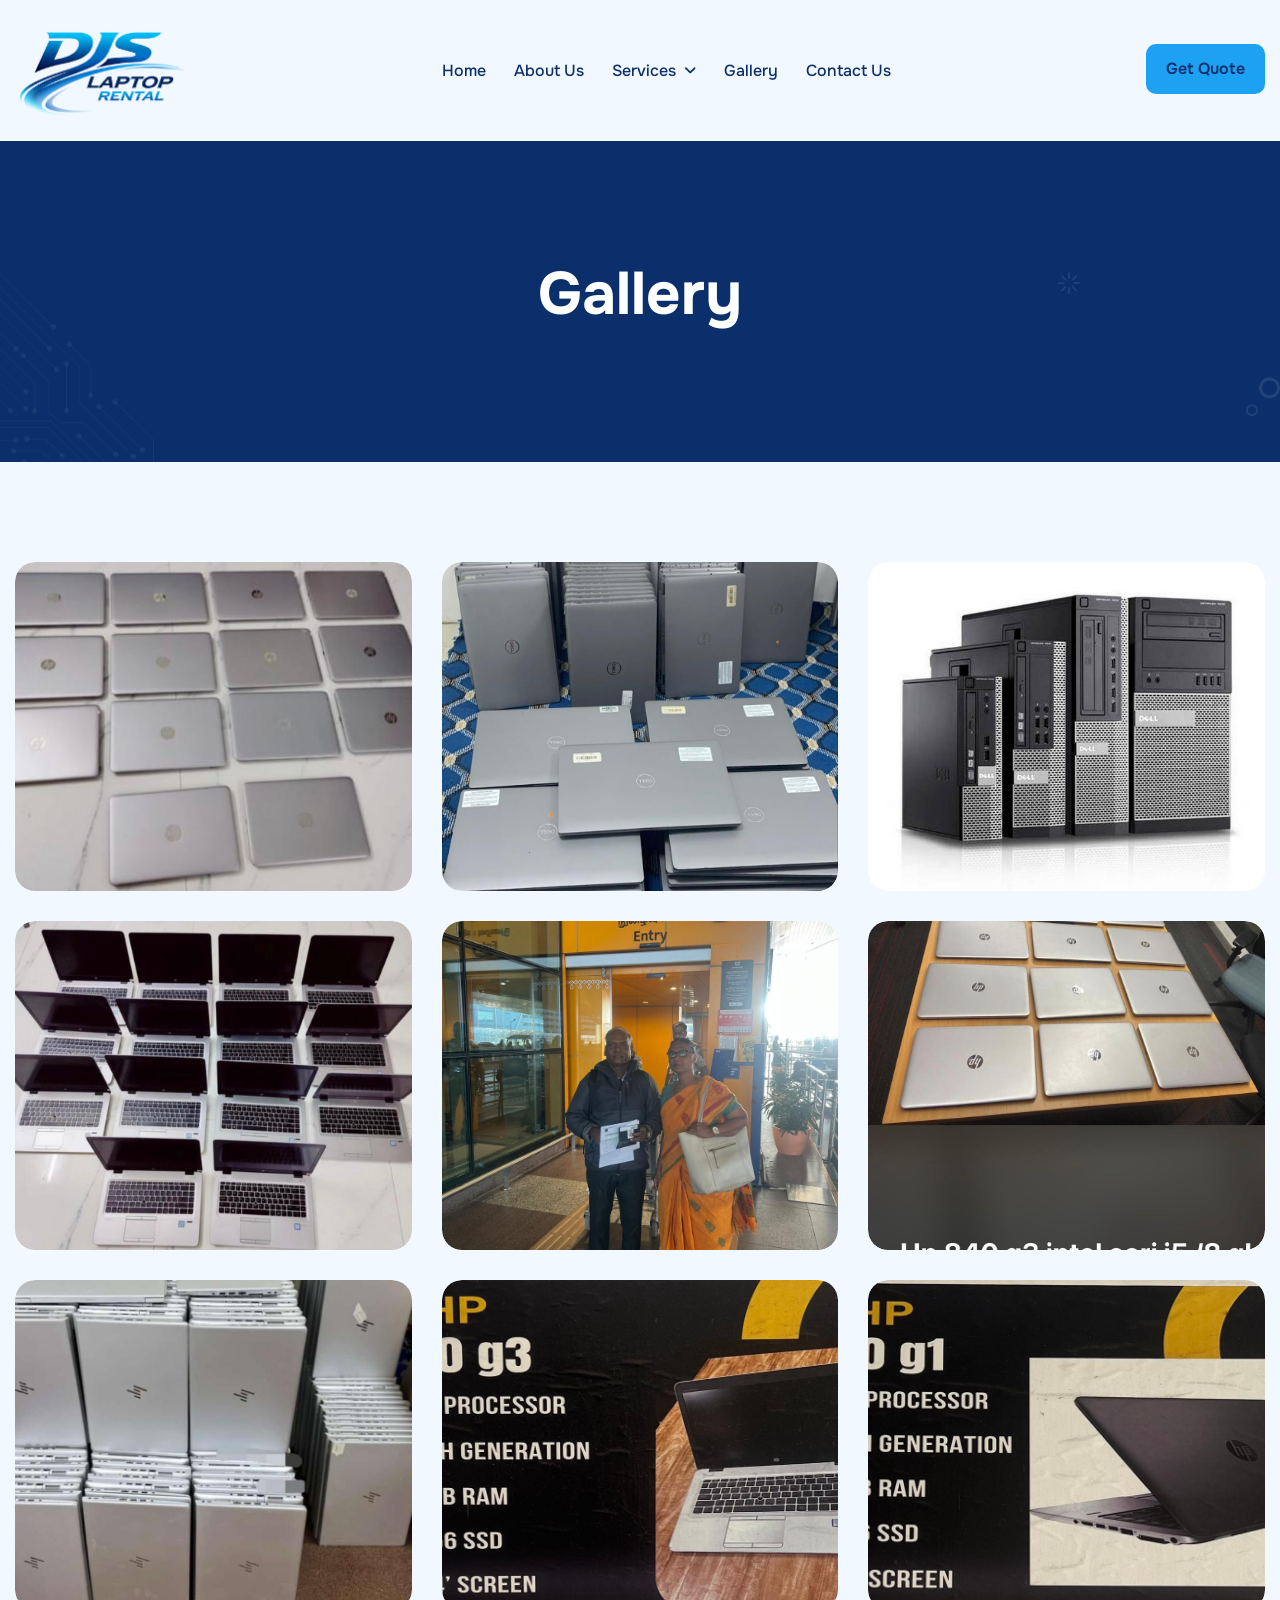
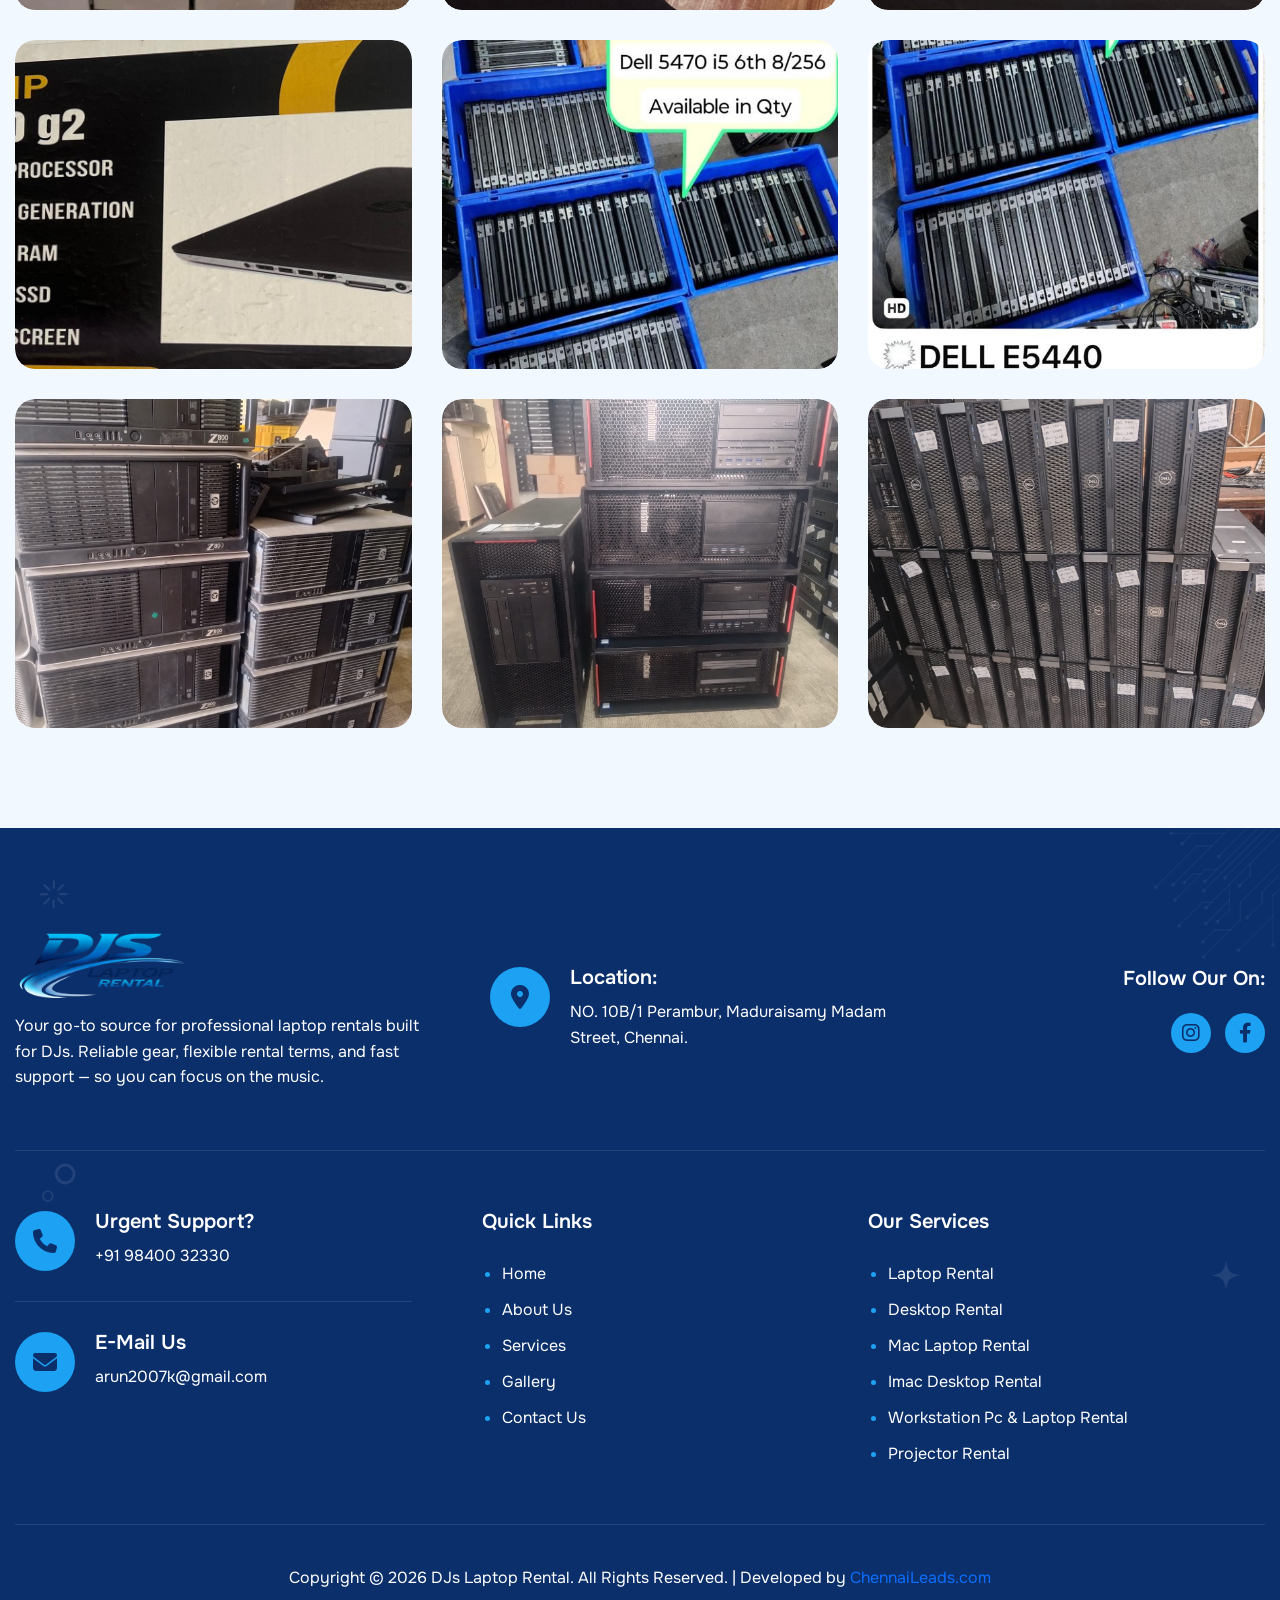
<file: gallery.html>
<!DOCTYPE html>
<html lang="zxx">

<!-- Mirrored from html.awaikenthemes.com/repairit/image-gallery.html by HTTrack Website Copier/3.x [XR&CO'2014], Thu, 16 Apr 2026 07:57:15 GMT -->
<head>
	<!-- Meta -->
	<meta charset="utf-8">
	<meta http-equiv="X-UA-Compatible" content="DJS Laptop Rental">
	<meta name="viewport" content="width=device-width, initial-scale=1.0, maximum-scale=1">
	<meta name="description" content="">
	<meta name="keywords" content="">
	<meta name="author" content="DJS Laptop Rental">
	<!-- Page Title -->
    <title>DJS Laptop Rental</title>
	<!-- Favicon Icon -->
	<!-- <link rel="shortcut icon" type="image/x-icon" href="images/favicon.png"> -->
	<!-- Google Fonts Css-->
	<link rel="preconnect" href="https://fonts.googleapis.com/">
    <link rel="preconnect" href="https://fonts.gstatic.com/" crossorigin>
    <link href="https://fonts.googleapis.com/css2?family=Onest:wght@100..900&amp;display=swap" rel="stylesheet">
	<!-- Bootstrap Css -->
	<link href="css/bootstrap.min.css" rel="stylesheet" media="screen">
	<!-- SlickNav Css -->
	<link href="css/slicknav.min.css" rel="stylesheet">
	<!-- Swiper Css -->
	<link rel="stylesheet" href="css/swiper-bundle.min.css">
	<!-- Font Awesome Icon Css-->
	<link href="css/all.min.css" rel="stylesheet" media="screen">
	<!-- Animated Css -->
	<link href="css/animate.css" rel="stylesheet">
    <!-- Magnific Popup Core Css File -->
	<link rel="stylesheet" href="css/magnific-popup.css">
	<!-- Mouse Cursor Css File -->
	<link rel="stylesheet" href="css/mousecursor.css">
	<!-- Main Custom Css -->
	<link href="css/custom.css" rel="stylesheet" media="screen">
</head>
<body>

    <!-- Preloader Start -->
	<!-- <div class="preloader">
		<div class="loading-container">
			<div class="loading"></div>
			<div id="loading-icon"><img src="images/loader.svg" alt=""></div>
		</div>
	</div> -->
	<!-- Preloader End -->

  <!-- Header Start -->
		<header class="main-header">
		<div class="header-sticky">
			<nav class="navbar navbar-expand-lg">
				<div class="container">
					<!-- Logo Start -->
					<a class="navbar-brand" href="index.html">
						<img src="images/logo1.png" style="height: 90px;" alt="Logo">
					</a>
					<!-- Logo End -->

					<!-- Main Menu Start -->
					<div class="collapse navbar-collapse main-menu">
                        <div class="nav-menu-wrapper">
                            <ul class="navbar-nav mr-auto" id="menu">
                                <li class="nav-item "><a class="nav-link" href="index.html">Home</a>
                                   
                                </li>                                
                                <li class="nav-item"><a class="nav-link" href="about.html">About Us</a></li>
                                <li class="nav-item submenu"><a class="nav-link" href="services.html">Services</a>
                                <ul>
                                        <li class="nav-item"><a class="nav-link" href="laprental.html">Laptop Rental</a></li>
                                       
                                         <li class="nav-item"><a class="nav-link" href="desktop.html">Desktop Rental</a></li>
                                       
                                        <li class="nav-item"><a class="nav-link" href="macbook.html">Mac Laptop Rental</a></li>
                                        <li class="nav-item"><a class="nav-link" href="imac.html"> Imac Desktop Rental</a></li>
 <li class="nav-item"><a class="nav-link" href="workstation.html">Workstation Pc & Laptop Rental</a></li>
                                        <li class="nav-item"><a class="nav-link" href="projector.html"> Projector Rental</a></li>

                                    </ul></li>
                                <!-- <li class="nav-item"><a class="nav-link" href="blog.html">Blog</a></li> -->
                                <li class="nav-item "><a class="nav-link" href="gallery.html">Gallery</a>
                                    
                                </li>
                                <li class="nav-item"><a class="nav-link" href="contact.html">Contact Us</a></li>
                            </ul>
                        </div>

                        <!-- Header Btn Start -->
                        <div class="header-btn">
                            <a href="contact.html" class="btn-default btn-highlighted">Get Quote</a>
                        </div>
                        <!-- Header Btn End -->                
					</div>
					<!-- Main Menu End -->
					<div class="navbar-toggle"></div>
				</div>
			</nav>
			<div class="responsive-menu"></div>
		</div>
	</header>
	<!-- Header End -->
    <!-- Page Header Start -->
    <div class="page-header dark-section">
        <div class="container">
            <div class="row align-items-center">
                <div class="col-lg-12">
                    <!-- Page Header Box Start -->
                    <div class="page-header-box">
                        <h1 class="text-anime-style-3" data-cursor="-opaque">Gallery</h1>
                        <nav class="wow fadeInUp">
                            <!-- <ol class="breadcrumb">
                                <li class="breadcrumb-item"><a href="index.html">home</a></li>
                                <li class="breadcrumb-item active" aria-current="page">image gallery</li>
                            </ol> -->
                        </nav>
                    </div>
                    <!-- Page Header Box End -->
                </div>
            </div>
        </div>
    </div>
    <!-- Page Header End -->

    <!-- Photo Gallery Section Start -->
    <div class="page-gallery">
        <div class="container">
            <!-- gallery section start -->
            <div class="row gallery-items page-gallery-box">
                <div class="col-lg-4 col-6">
                    <!-- Image Gallery start -->
                    <div class="photo-gallery wow fadeInUp">
                        <a href="images/9.jpeg" data-cursor-text="View">
                            <figure class="image-anime">
                                <img src="images/9.jpeg" alt="">
                            </figure>
                        </a>
                    </div>
                    <!-- Image Gallery end -->
                </div>

                <div class="col-lg-4 col-6">
                    <!-- Image Gallery start -->
                    <div class="photo-gallery wow fadeInUp" data-wow-delay="0.2s">
                        <a href="images/12.jpeg" data-cursor-text="View">
                            <figure class="image-anime">
                                <img src="images/12.jpeg" alt="">
                            </figure>
                        </a>
                    </div>
                    <!-- Image Gallery end -->
                </div>

                <div class="col-lg-4 col-6">
                    <!-- Image Gallery start -->
                    <div class="photo-gallery wow fadeInUp" data-wow-delay="0.4s">
                        <a href="images/13.jpeg" data-cursor-text="View">
                            <figure class="image-anime">
                                <img src="images/13.jpeg" alt="">
                            </figure>
                        </a>
                    </div>
                    <!-- Image Gallery end -->
                </div>

                <div class="col-lg-4 col-6">
                    <!-- Image Gallery start -->
                    <div class="photo-gallery wow fadeInUp" data-wow-delay="0.6s">
                        <a href="images/14.jpeg" data-cursor-text="View">
                            <figure class="image-anime">
                                <img src="images/14.jpeg" alt="">
                            </figure>
                        </a>
                    </div>
                    <!-- Image Gallery end -->
                </div>

                <div class="col-lg-4 col-6">
                    <!-- Image Gallery start -->
                    <div class="photo-gallery wow fadeInUp" data-wow-delay="0.8s">
                        <a href="images/4.jpeg" data-cursor-text="View">
                            <figure class="image-anime">
                                <img src="images/4.jpeg" alt="">
                            </figure>
                        </a>
                    </div>
                    <!-- Image Gallery end -->
                </div>

                <div class="col-lg-4 col-6">
                    <!-- Image Gallery start -->
                    <div class="photo-gallery wow fadeInUp" data-wow-delay="1s">
                        <a href="images/10.jpeg" data-cursor-text="View">
                            <figure class="image-anime">
                                <img src="images/10.jpeg" alt="">
                            </figure>
                        </a>
                    </div>
                    <!-- Image Gallery end -->
                </div>
                
                <div class="col-lg-4 col-6">
                    <!-- Image Gallery start -->
                    <div class="photo-gallery wow fadeInUp" data-wow-delay="1s">
                        <a href="images/15.jpeg" data-cursor-text="View">
                            <figure class="image-anime">
                                <img src="images/15.jpeg" alt="">
                            </figure>
                        </a>
                    </div>
                    <!-- Image Gallery end -->
                </div>
                
                <div class="col-lg-4 col-6">
                    <!-- Image Gallery start -->
                    <div class="photo-gallery wow fadeInUp" data-wow-delay="1s">
                        <a href="images/2.jpeg" data-cursor-text="View">
                            <figure class="image-anime">
                                <img src="images/2.jpeg" alt="">
                            </figure>
                        </a>
                    </div>
                    <!-- Image Gallery end -->
                </div>
                
                <div class="col-lg-4 col-6">
                    <!-- Image Gallery start -->
                    <div class="photo-gallery wow fadeInUp" data-wow-delay="1s">
                        <a href="images/3.jpeg" data-cursor-text="View">
                            <figure class="image-anime">
                                <img src="images/3.jpeg" alt="">
                            </figure>
                        </a>
                    </div>
                    <!-- Image Gallery end -->
                </div>
               <div class="col-lg-4 col-6">
                    <!-- Image Gallery start -->
                    <div class="photo-gallery wow fadeInUp" data-wow-delay="1s">
                        <a href="images/5.jpeg" data-cursor-text="View">
                            <figure class="image-anime">
                                <img src="images/5.jpeg" alt="">
                            </figure>
                        </a>
                    </div>
                    <!-- Image Gallery end -->
                </div>
                <div class="col-lg-4 col-6">
                    <!-- Image Gallery start -->
                    <div class="photo-gallery wow fadeInUp" data-wow-delay="1s">
                        <a href="images/8.jpeg" data-cursor-text="View">
                            <figure class="image-anime">
                                <img src="images/8.jpeg" alt="">
                            </figure>
                        </a>
                    </div>
                    <!-- Image Gallery end -->
                </div>
                  <div class="col-lg-4 col-6">
                    <!-- Image Gallery start -->
                    <div class="photo-gallery wow fadeInUp" data-wow-delay="1s">
                        <a href="images/6.jpeg" data-cursor-text="View">
                            <figure class="image-anime">
                                <img src="images/6.jpeg" alt="">
                            </figure>
                        </a>
                    </div>
                    <!-- Image Gallery end -->
                </div>
                 <div class="col-lg-4 col-6">
                    <!-- Image Gallery start -->
                    <div class="photo-gallery wow fadeInUp" data-wow-delay="1s">
                        <a href="images/s1.jpeg" data-cursor-text="View">
                            <figure class="image-anime">
                                <img src="images/s1.jpeg" alt="">
                            </figure>
                        </a>
                    </div>
                    <!-- Image Gallery end -->
                </div>
                 <div class="col-lg-4 col-6">
                    <!-- Image Gallery start -->
                    <div class="photo-gallery wow fadeInUp" data-wow-delay="1s">
                        <a href="images/s3.jpeg" data-cursor-text="View">
                            <figure class="image-anime">
                                <img src="images/s3.jpeg" alt="">
                            </figure>
                        </a>
                    </div>
                    <!-- Image Gallery end -->
                </div>
                 <div class="col-lg-4 col-6">
                    <!-- Image Gallery start -->
                    <div class="photo-gallery wow fadeInUp" data-wow-delay="1s">
                        <a href="images/s6.jpeg" data-cursor-text="View">
                            <figure class="image-anime">
                                <img src="images/s6.jpeg" alt="">
                            </figure>
                        </a>
                    </div>
                    <!-- Image Gallery end -->
                </div>
            </div>
            <!-- gallery section end -->
        </div>
    </div>
    <!-- Photo Gallery Section End -->
    
        <!-- Footer Main Start -->
    <footer class="main-footer dark-section">
        <div class="container">
            <div class="row">
                <div class="col-md-12">
                    <!-- Footer Header start -->
                    <div class="footer-header">
                        <!-- About Footer Start -->
                        <div class="about-footer order-1">
                            <!-- Footer Logo Start -->
                            <div class="footer-logo">
                                <img src="images/logo1.png" style="height: 70px;" alt="">
                            </div>
                            <!-- Footer Logo End -->
                            
                            <!-- About Footer Content Start -->
                           <div class="about-footer-content">
    <p>Your go-to source for professional laptop rentals built for DJs. Reliable gear, flexible rental terms, and fast support — so you can focus on the music.</p>
</div>
                            <!-- About Footer Content End -->
                        </div>
                        <!-- About Footer End -->
                        
                        <!-- Footer Contact Box Start -->
                        <div class="footer-contact-box order-lg-2  order-md-2  order-3">
                            <!-- Footer Contact Item Start -->
                            <div class="footer-contact-item">
                                <div class="icon-box">
                                    <i class="fa-solid fa-location-dot"></i>
                                </div>
                                <div class="footer-contact-item-content">
                                    <h3>Location:</h3>
                                    <p>NO. 10B/1 Perambur, Maduraisamy
Madam Street, Chennai.</p>
                                </div>
                            </div>
                            <!-- Footer Contact Item End -->
                        </div>                        
                        <!-- Footer Contact Box End -->

                        <!-- Footer Social Links Start -->
                        <div class="footer-social-links order-lg-3  order-md-3  order-2">
                            <span>Follow Our On:</span>
                            <ul>
                                <li><a href="#"><i class="fa-brands fa-instagram"></i></a></li>
                                <li><a href="#"><i class="fa-brands fa-facebook-f"></i></a></li>
                               
                            </ul>
                        </div>
                        <!-- Footer Social Links End -->
                    </div>
                    <!-- Footer Header End -->                   
                </div>

                <div class="col-lg-4 col-md-5">
                    <!-- Footer Contact Box Start -->
                    <div class="footer-contact-box">
                        <!-- Footer Contact Item Start -->
                        <div class="footer-contact-item">
                            <div class="icon-box">
                                <i class="fa-solid fa-phone"></i>
                            </div>
                            <div class="footer-contact-item-content">
                                <h3>Urgent Support?</h3>
                                <p><a href="tel:+919840032330">+91 98400 32330</a></p>
                            </div>
                        </div>
                        <!-- Footer Contact Item End -->
                        
                        <!-- Footer Contact Item Start -->
                        <div class="footer-contact-item">
                            <div class="icon-box">
                                <i class="fa-solid fa-envelope"></i>
                            </div>
                            <div class="footer-contact-item-content">
                                <h3>E-mail Us</h3>
                                <p><a href="mailto:arun2007k@gmail.com">arun2007k@gmail.com</a></p>
                            </div>
                        </div>
                        <!-- Footer Contact Item End -->
                    </div>
                    <!-- Footer Contact Box End -->
                </div>

                <div class="col-lg-4 col-md-3 col-6">
                    <!-- Footer Links Start -->
                    <div class="footer-links quick-links">
                        <h3>quick links</h3>
                        <ul>
                            <li><a href="index.html">Home</a></li>
                            <li><a href="about.html">About us</a></li>
                                                        <li><a href="services.html">Services</a></li>

                            <li><a href="gallery.html">Gallery</a></li>

                            <li><a href="contact.html">contact us</a></li>
                        </ul>
                    </div>
                    <!-- Footer Links End -->	
                </div>

                <div class="col-lg-4 col-md-4">
                    <!-- Footer Links Start -->
                    <div class="footer-links">
                        <h3>Our Services</h3>
                        <ul>
                            <li><a href="laprental.html">Laptop Rental</a></li>
                            <li><a href="desktop.html">Desktop Rental</a></li>
                            <li><a href="macbook.html">Mac Laptop Rental</a></li>
                            <li><a href="imac.html">Imac Desktop Rental</a></li>
                            <li><a href="workstation.html">Workstation Pc & Laptop Rental</a></li>
                            <li><a href="projector.html">Projector Rental</a></li>
                        </ul>
                    </div>
                    <!-- Footer Links End -->	
                </div>               


                <div class="col-lg-12">
                    <!-- Footer Copyright Text Start -->
                  <div class="footer-copyright-text">
    <p>Copyright © <script>document.write(new Date().getFullYear())</script> DJs Laptop Rental. All Rights Reserved. | Developed by <a href="https://chennaileads.com" target="_blank" rel="noopener noreferrer">ChennaiLeads.com</a></p>
</div>
                    <!-- Footer Copyright Text End -->
                </div>
            </div>
        </div>
    </footer>
    <!-- Footer Main End -->

    <!-- Jquery Library File -->
    <script src="js/jquery-3.7.1.min.js"></script>
    <!-- Bootstrap js file -->
    <script src="js/bootstrap.min.js"></script>
    <!-- Validator js file -->
    <script src="js/validator.min.js"></script>
    <!-- SlickNav js file -->
    <script src="js/jquery.slicknav.js"></script>
    <!-- Swiper js file -->
    <script src="js/swiper-bundle.min.js"></script>
    <!-- Counter js file -->
    <script src="js/jquery.waypoints.min.js"></script>
    <script src="js/jquery.counterup.min.js"></script>
    <!-- Isotop js file -->
	<script src="js/isotope.min.js"></script>
    <!-- Magnific js file -->
    <script src="js/jquery.magnific-popup.min.js"></script>
    <!-- SmoothScroll -->
    <script src="js/SmoothScroll.js"></script>
    <!-- Parallax js -->
    <script src="js/parallaxie.js"></script>
    <!-- MagicCursor js file -->
    <script src="js/gsap.min.js"></script>
    <script src="js/magiccursor.js"></script>
    <!-- Text Effect js file -->
    <script src="js/SplitText.js"></script>
    <script src="js/ScrollTrigger.min.js"></script>
    <!-- YTPlayer js File -->
    <script src="js/jquery.mb.YTPlayer.min.js"></script>
    <!-- Wow js file -->
    <script src="js/wow.min.js"></script>
    <!-- Main Custom js file -->
    <script src="js/function.js"></script>
</body>

<!-- Mirrored from html.awaikenthemes.com/repairit/image-gallery.html by HTTrack Website Copier/3.x [XR&CO'2014], Thu, 16 Apr 2026 07:57:17 GMT -->
</html>
</file>
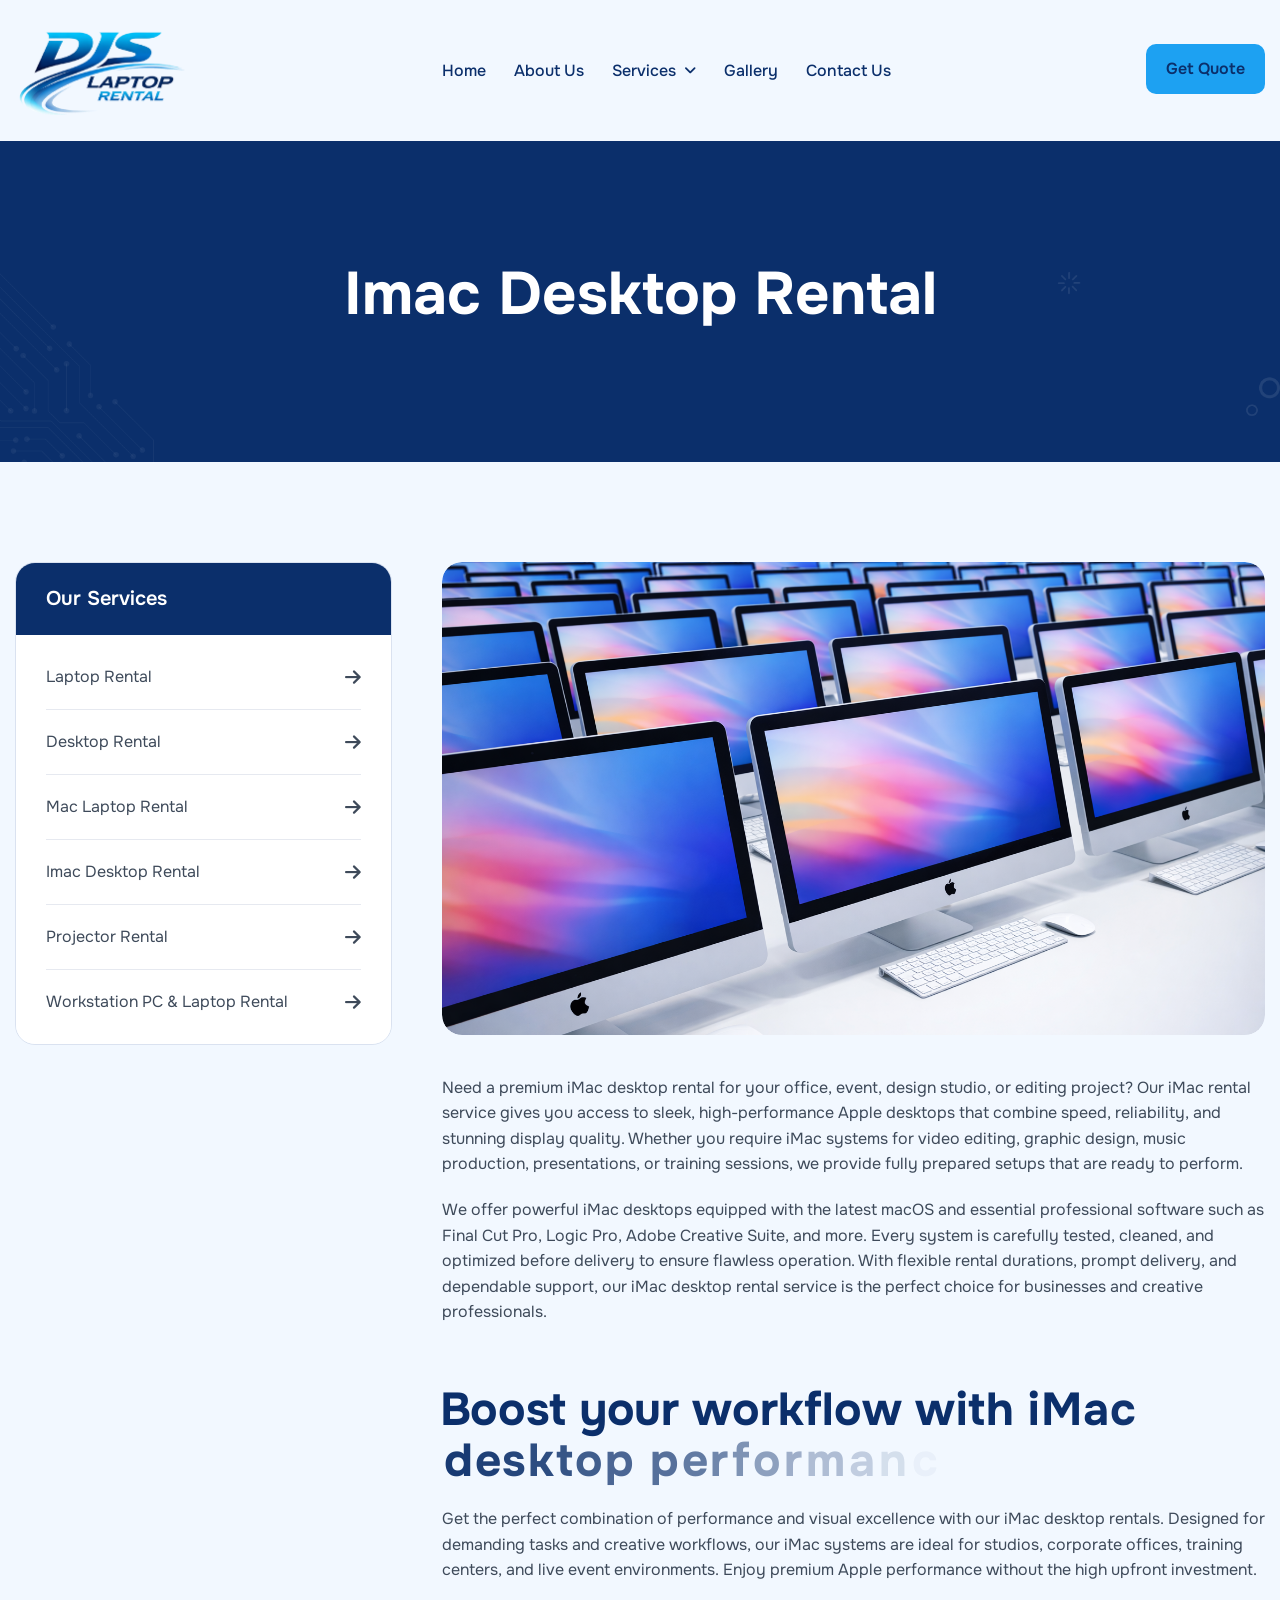
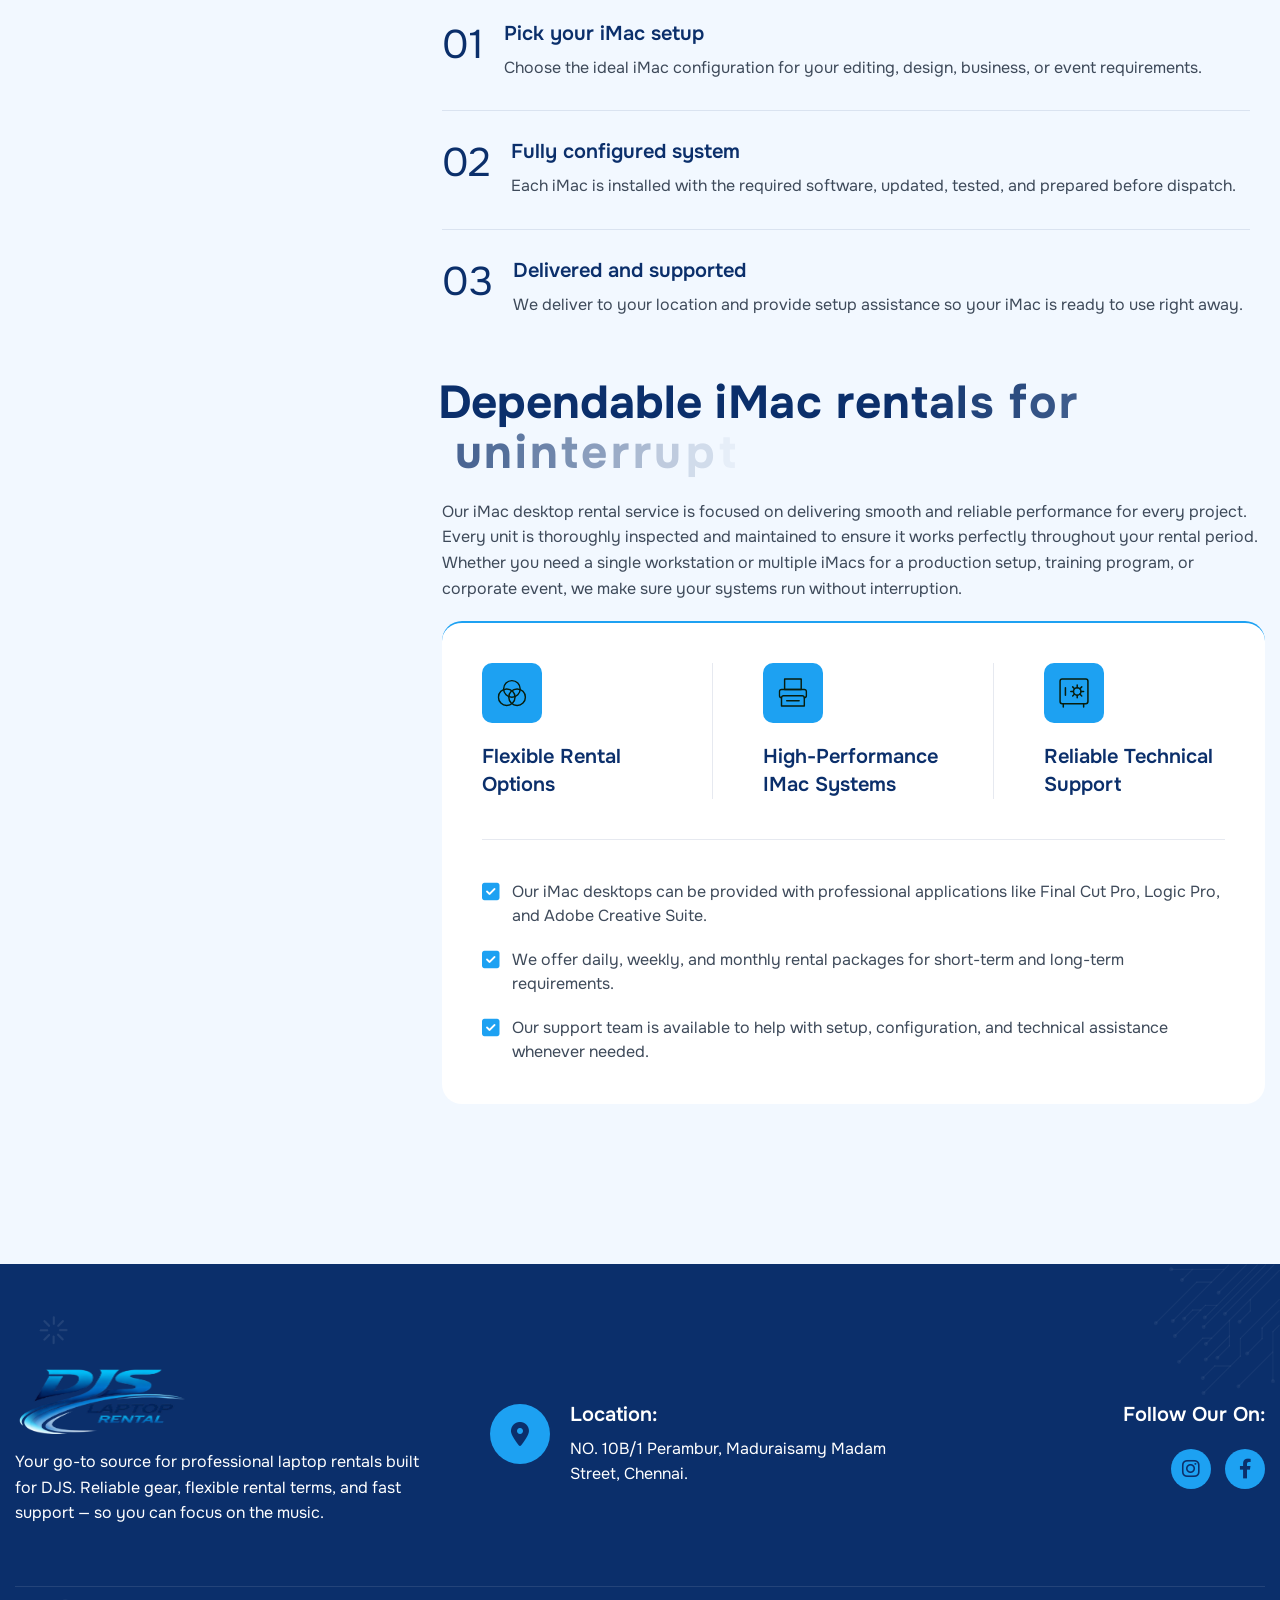
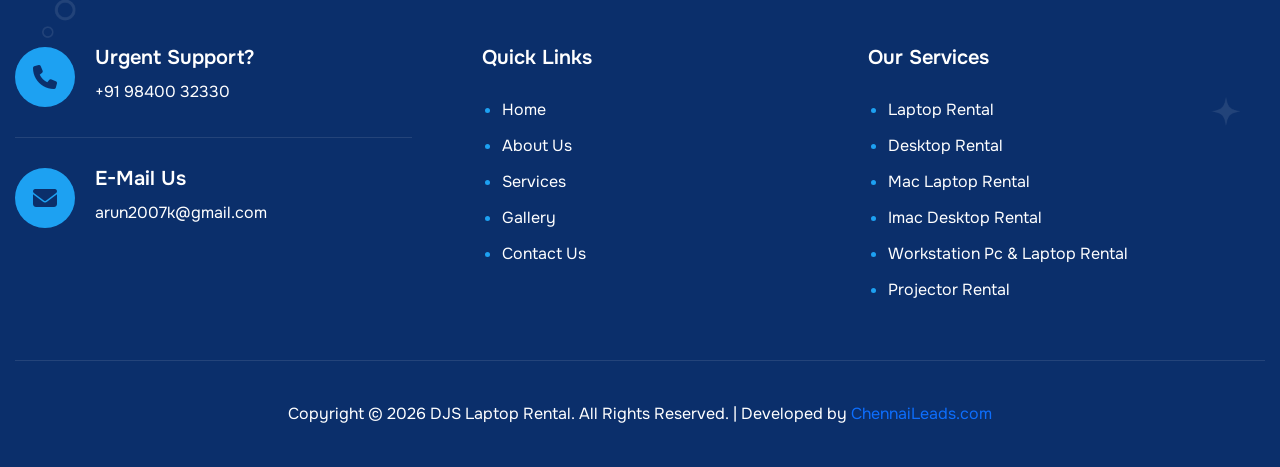
<file: imac.html>
<!DOCTYPE html>
<html lang="zxx">

<!-- Mirrored from html.awaikenthemes.com/repairit/services.html by HTTrack Website Copier/3.x [XR&CO'2014], Thu, 16 Apr 2026 07:57:08 GMT -->
<head>
	<!-- Meta -->
	<meta charset="utf-8">
	<meta http-equiv="X-UA-Compatible" content="DJS Laptop Rental">
	<meta name="viewport" content="width=device-width, initial-scale=1.0, maximum-scale=1">
	<meta name="description" content="">
	<meta name="keywords" content="">
	<meta name="author" content="DJS Laptop Rental">
	<!-- Page Title -->
    <title>DJS Laptop Rental</title>
	<!-- Favicon Icon -->
	<!-- <link rel="shortcut icon" type="image/x-icon" href="images/favicon.png"> -->
	<!-- Google Fonts Css-->
	<link rel="preconnect" href="https://fonts.googleapis.com/">
    <link rel="preconnect" href="https://fonts.gstatic.com/" crossorigin>
    <link href="https://fonts.googleapis.com/css2?family=Onest:wght@100..900&amp;display=swap" rel="stylesheet">
	<!-- Bootstrap Css -->
	<link href="css/bootstrap.min.css" rel="stylesheet" media="screen">
	<!-- SlickNav Css -->
	<link href="css/slicknav.min.css" rel="stylesheet">
	<!-- Swiper Css -->
	<link rel="stylesheet" href="css/swiper-bundle.min.css">
	<!-- Font Awesome Icon Css-->
	<link href="css/all.min.css" rel="stylesheet" media="screen">
	<!-- Animated Css -->
	<link href="css/animate.css" rel="stylesheet">
    <!-- Magnific Popup Core Css File -->
	<link rel="stylesheet" href="css/magnific-popup.css">
	<!-- Mouse Cursor Css File -->
	<link rel="stylesheet" href="css/mousecursor.css">
	<!-- Main Custom Css -->
	<link href="css/custom.css" rel="stylesheet" media="screen">
</head>
<body>

    <!-- Preloader Start -->
	<!-- <div class="preloader">
		<div class="loading-container">
			<div class="loading"></div>
			<div id="loading-icon"><img src="images/loader.svg" alt=""></div>
		</div>
	</div> -->
	<!-- Preloader End -->

   <!-- Header Start -->
		<header class="main-header">
		<div class="header-sticky">
			<nav class="navbar navbar-expand-lg">
				<div class="container">
					<!-- Logo Start -->
					<a class="navbar-brand" href="index.html">
						<img src="images/logo1.png" style="height: 90px;" alt="Logo">
					</a>
					<!-- Logo End -->

					<!-- Main Menu Start -->
					<div class="collapse navbar-collapse main-menu">
                        <div class="nav-menu-wrapper">
                            <ul class="navbar-nav mr-auto" id="menu">
                                <li class="nav-item "><a class="nav-link" href="index.html">Home</a>
                                   
                                </li>                                
                                <li class="nav-item"><a class="nav-link" href="about.html">About Us</a></li>
                                <li class="nav-item submenu"><a class="nav-link" href="services.html">Services</a>
                                <ul>
                                        <li class="nav-item"><a class="nav-link" href="laprental.html">Laptop Rental</a></li>
                                       
                                         <li class="nav-item"><a class="nav-link" href="desktop.html">Desktop Rental</a></li>
                                       
                                        <li class="nav-item"><a class="nav-link" href="macbook.html">Mac Laptop Rental</a></li>
                                        <li class="nav-item"><a class="nav-link" href="imac.html"> Imac Desktop Rental</a></li>
 <li class="nav-item"><a class="nav-link" href="workstation.html">Workstation Pc & Laptop Rental</a></li>
                                        <li class="nav-item"><a class="nav-link" href="projector.html"> Projector Rental</a></li>

                                    </ul></li>
                                <!-- <li class="nav-item"><a class="nav-link" href="blog.html">Blog</a></li> -->
                                <li class="nav-item "><a class="nav-link" href="gallery.html">Gallery</a>
                                    
                                </li>
                                <li class="nav-item"><a class="nav-link" href="contact.html">Contact Us</a></li>
                            </ul>
                        </div>

                        <!-- Header Btn Start -->
                        <div class="header-btn">
                            <a href="contact.html" class="btn-default btn-highlighted">Get Quote</a>
                        </div>
                        <!-- Header Btn End -->                
					</div>
					<!-- Main Menu End -->
					<div class="navbar-toggle"></div>
				</div>
			</nav>
			<div class="responsive-menu"></div>
		</div>
	</header>
	<!-- Header End -->

    <!-- Page Header Start -->
    <div class="page-header dark-section">
        <div class="container">
            <div class="row align-items-center">
                <div class="col-lg-12">
                    <!-- Page Header Box Start -->
                    <div class="page-header-box">
                        <h1 class="text-anime-style-3" data-cursor="-opaque">Imac Desktop Rental</h1>
                        <nav class="wow fadeInUp">
                            <!-- <ol class="breadcrumb">
                                <li class="breadcrumb-item"><a href="index.html">home</a></li>
                                <li class="breadcrumb-item active" aria-current="page">services</li>
                            </ol> -->
                        </nav>
                    </div>
                    <!-- Page Header Box End -->
                </div>
            </div>
        </div>
    </div>
    <!-- Page Header End -->

   <!-- Page Service Single Start -->
    <div class="page-service-single">
        <div class="container">
            <div class="row">
                <div class="col-lg-4">
                    <!-- Page Single Sidebar Start -->
                    <div class="page-single-sidebar">
                        <!-- Page Category List Start -->
                        <div class="page-catagery-list wow fadeInUp">
                            <h3>Our Services</h3>
                             <ul>
                              <li><a href="laprental.html">Laptop Rental</a></li>
                            <li><a href="desktop.html">Desktop Rental</a></li>
                            <li><a href="macbook.html">Mac Laptop Rental</a></li>
                            <li><a href="imac.html">Imac Desktop Rental</a></li>
                            <li><a href="projector.html">Projector Rental</a></li>
                            <li><a href="workstation.html">Workstation PC & Laptop Rental</a></li>

                        </ul>
                        </div>
                        <!-- Page Category List End -->
                        
                        <!-- Sidebar CTA Box Start -->
                        <div class="faqs-review-box sidebar-cta-box">
                            <!-- FAQs Review Body Start -->
                           

                            <!-- FAQs Review Footer Start -->
                            <!-- <div class="faqs-review-footer">
                                <a href="tel:+125125025"><i class="fa-solid fa-phone"></i> +91 - 125-125-025</a>
                            </div> -->
                            <!-- FAQs Review Footer End -->
                        </div>
                        <!-- Sidebar CTA Box End -->
                    </div>
                    <!-- Page Single Sidebar End -->
                </div>
<div class="col-lg-8">

    <!-- Service Single Content Start -->
    <div class="service-single-contemt">

        <!-- Page Single Image Start -->
        <div class="page-single-image">
            <figure class="image-anime reveal">
                <img src="images/imac3.png" alt="">
            </figure>
        </div>
        <!-- Page Single Image End -->

        <!-- Service Entry Start -->
        <div class="service-entry">
            <p class="wow fadeInUp">
                Need a premium iMac desktop rental for your office, event, design studio, or editing project? Our iMac rental service gives you access to sleek, high-performance Apple desktops that combine speed, reliability, and stunning display quality. Whether you require iMac systems for video editing, graphic design, music production, presentations, or training sessions, we provide fully prepared setups that are ready to perform.
            </p>

            <p class="wow fadeInUp" data-wow-delay="0.2s">
                We offer powerful iMac desktops equipped with the latest macOS and essential professional software such as Final Cut Pro, Logic Pro, Adobe Creative Suite, and more. Every system is carefully tested, cleaned, and optimized before delivery to ensure flawless operation. With flexible rental durations, prompt delivery, and dependable support, our iMac desktop rental service is the perfect choice for businesses and creative professionals.
            </p>

            <!-- Service Power Up Box Start -->
            <div class="service-power-up-box">
                <h2 class="text-anime-style-3">Boost your workflow with iMac desktop performance</h2>

                <p class="wow fadeInUp">
                    Get the perfect combination of performance and visual excellence with our iMac desktop rentals. Designed for demanding tasks and creative workflows, our iMac systems are ideal for studios, corporate offices, training centers, and live event environments. Enjoy premium Apple performance without the high upfront investment.
                </p>

                <!-- Service Power Image Steps Start -->
                <div class="service-power-image-steps">

                    <!-- Service Power Steps Start -->
                    <div class="service-power-steps">

                        <!-- Step 1 -->
                        <div class="service-power-step-item wow fadeInUp" data-wow-delay="0.2s">
                            <div class="service-power-step-no">
                                <h2>01</h2>
                            </div>
                            <div class="service-power-step-content">
                                <h3>Pick your iMac setup</h3>
                                <p>Choose the ideal iMac configuration for your editing, design, business, or event requirements.</p>
                            </div>
                        </div>

                        <!-- Step 2 -->
                        <div class="service-power-step-item wow fadeInUp" data-wow-delay="0.4s">
                            <div class="service-power-step-no">
                                <h2>02</h2>
                            </div>
                            <div class="service-power-step-content">
                                <h3>Fully configured system</h3>
                                <p>Each iMac is installed with the required software, updated, tested, and prepared before dispatch.</p>
                            </div>
                        </div>

                        <!-- Step 3 -->
                        <div class="service-power-step-item wow fadeInUp" data-wow-delay="0.6s">
                            <div class="service-power-step-no">
                                <h2>03</h2>
                            </div>
                            <div class="service-power-step-content">
                                <h3>Delivered and supported</h3>
                                <p>We deliver to your location and provide setup assistance so your iMac is ready to use right away.</p>
                            </div>
                        </div>

                    </div>
                    <!-- Service Power Steps End -->

                    <!-- Service Power Image Start -->
                    <!-- <div class="service-power-image">
                        <figure class="image-anime reveal">
                            <img src="images/service-power-image.jpg" alt="">
                        </figure>
                    </div> -->
                    <!-- Service Power Image End -->

                </div>
                <!-- Service Power Image Steps End -->

            </div>
            <!-- Service Power Up Box End -->

            <!-- Service Reliable Box Start -->
            <div class="service-reliable-box">
                <h2 class="text-anime-style-3">Dependable iMac rentals for uninterrupted performance</h2>

                <p class="wow fadeInUp">
                    Our iMac desktop rental service is focused on delivering smooth and reliable performance for every project. Every unit is thoroughly inspected and maintained to ensure it works perfectly throughout your rental period. Whether you need a single workstation or multiple iMacs for a production setup, training program, or corporate event, we make sure your systems run without interruption.
                </p>

                <!-- Service Reliable Item Box Start -->
                <div class="service-reliable-item-box">

                    <div class="service-reliable-item-list">

                        <div class="excellence-item wow fadeInUp" data-wow-delay="0.2s">
                            <div class="icon-box">
                                <img src="images/icon-excellence-1.svg" alt="">
                            </div>
                            <div class="excellence-item-content">
                                <h3>Flexible rental options</h3>
                            </div>
                        </div>

                        <div class="excellence-item wow fadeInUp" data-wow-delay="0.4s">
                            <div class="icon-box">
                                <img src="images/icon-excellence-2.svg" alt="">
                            </div>
                            <div class="excellence-item-content">
                                <h3>High-performance iMac systems</h3>
                            </div>
                        </div>

                        <div class="excellence-item wow fadeInUp" data-wow-delay="0.6s">
                            <div class="icon-box">
                                <img src="images/icon-excellence-3.svg" alt="">
                            </div>
                            <div class="excellence-item-content">
                                <h3>Reliable technical support</h3>
                            </div>
                        </div>

                    </div>

                    <ul class="wow fadeInUp" data-wow-delay="0.8s">
                        <li>Our iMac desktops can be provided with professional applications like Final Cut Pro, Logic Pro, and Adobe Creative Suite.</li>
                        <li>We offer daily, weekly, and monthly rental packages for short-term and long-term requirements.</li>
                        <li>Our support team is available to help with setup, configuration, and technical assistance whenever needed.</li>
                    </ul>

                </div>
                <!-- Service Reliable Item Box End -->

            </div>
            <!-- Service Reliable Box End -->

        </div>
        <!-- Service Entry End -->

    </div>
    <!-- Service Single Content End -->

</div>
            </div>
        </div>
    </div>
    <!-- Page Service Single End -->

   
    
     
         <!-- Footer Main Start -->
    <footer class="main-footer dark-section">
        <div class="container">
            <div class="row">
                <div class="col-md-12">
                    <!-- Footer Header start -->
                    <div class="footer-header">
                        <!-- About Footer Start -->
                        <div class="about-footer order-1">
                            <!-- Footer Logo Start -->
                            <div class="footer-logo">
                                <img src="images/logo1.png" style="height: 70px;" alt="">
                            </div>
                            <!-- Footer Logo End -->
                            
                            <!-- About Footer Content Start -->
                           <div class="about-footer-content">
    <p>Your go-to source for professional laptop rentals built for DJS. Reliable gear, flexible rental terms, and fast support — so you can focus on the music.</p>
</div>
                            <!-- About Footer Content End -->
                        </div>
                        <!-- About Footer End -->
                        
                        <!-- Footer Contact Box Start -->
                        <div class="footer-contact-box order-lg-2  order-md-2  order-3">
                            <!-- Footer Contact Item Start -->
                            <div class="footer-contact-item">
                                <div class="icon-box">
                                    <i class="fa-solid fa-location-dot"></i>
                                </div>
                                <div class="footer-contact-item-content">
                                    <h3>Location:</h3>
                                    <p>NO. 10B/1 Perambur, Maduraisamy
Madam Street, Chennai.</p>
                                </div>
                            </div>
                            <!-- Footer Contact Item End -->
                        </div>                        
                        <!-- Footer Contact Box End -->

                        <!-- Footer Social Links Start -->
                        <div class="footer-social-links order-lg-3  order-md-3  order-2">
                            <span>Follow Our On:</span>
                            <ul>
                                <li><a href="#"><i class="fa-brands fa-instagram"></i></a></li>
                                <li><a href="#"><i class="fa-brands fa-facebook-f"></i></a></li>
                               
                            </ul>
                        </div>
                        <!-- Footer Social Links End -->
                    </div>
                    <!-- Footer Header End -->                   
                </div>

                <div class="col-lg-4 col-md-5">
                    <!-- Footer Contact Box Start -->
                    <div class="footer-contact-box">
                        <!-- Footer Contact Item Start -->
                        <div class="footer-contact-item">
                            <div class="icon-box">
                                <i class="fa-solid fa-phone"></i>
                            </div>
                            <div class="footer-contact-item-content">
                                <h3>Urgent Support?</h3>
                                <p><a href="tel:+919840032330">+91 98400 32330</a></p>
                            </div>
                        </div>
                        <!-- Footer Contact Item End -->
                        
                        <!-- Footer Contact Item Start -->
                        <div class="footer-contact-item">
                            <div class="icon-box">
                                <i class="fa-solid fa-envelope"></i>
                            </div>
                            <div class="footer-contact-item-content">
                                <h3>E-mail Us</h3>
                                <p><a href="mailto:arun2007k@gmail.com">arun2007k@gmail.com</a></p>
                            </div>
                        </div>
                        <!-- Footer Contact Item End -->
                    </div>
                    <!-- Footer Contact Box End -->
                </div>

                <div class="col-lg-4 col-md-3 col-6">
                    <!-- Footer Links Start -->
                    <div class="footer-links quick-links">
                        <h3>quick links</h3>
                        <ul>
                            <li><a href="index.html">Home</a></li>
                            <li><a href="about.html">About us</a></li>
                                                        <li><a href="services.html">Services</a></li>

                            <li><a href="gallery.html">Gallery</a></li>

                            <li><a href="contact.html">contact us</a></li>
                        </ul>
                    </div>
                    <!-- Footer Links End -->	
                </div>

                <div class="col-lg-4 col-md-4">
                    <!-- Footer Links Start -->
                    <div class="footer-links">
                        <h3>Our Services</h3>
                        <ul>
                            <li><a href="laprental.html">Laptop Rental</a></li>
                            <li><a href="desktop.html">Desktop Rental</a></li>
                            <li><a href="macbook.html">Mac Laptop Rental</a></li>
                            <li><a href="imac.html">Imac Desktop Rental</a></li>
                            <li><a href="workstation.html">Workstation Pc & Laptop Rental</a></li>
                            <li><a href="projector.html">Projector Rental</a></li>
                        </ul>
                    </div>
                    <!-- Footer Links End -->	
                </div>               


                <div class="col-lg-12">
                    <!-- Footer Copyright Text Start -->
                  <div class="footer-copyright-text">
    <p>Copyright © <script>document.write(new Date().getFullYear())</script> DJS Laptop Rental. All Rights Reserved. | Developed by <a href="https://chennaileads.com" target="_blank" rel="noopener noreferrer">ChennaiLeads.com</a></p>
</div>
                    <!-- Footer Copyright Text End -->
                </div>
            </div>
        </div>
    </footer>
    <!-- Footer Main End -->

    <!-- Jquery Library File -->
    <script src="js/jquery-3.7.1.min.js"></script>
    <!-- Bootstrap js file -->
    <script src="js/bootstrap.min.js"></script>
    <!-- Validator js file -->
    <script src="js/validator.min.js"></script>
    <!-- SlickNav js file -->
    <script src="js/jquery.slicknav.js"></script>
    <!-- Swiper js file -->
    <script src="js/swiper-bundle.min.js"></script>
    <!-- Counter js file -->
    <script src="js/jquery.waypoints.min.js"></script>
    <script src="js/jquery.counterup.min.js"></script>
    <!-- Isotop js file -->
	<script src="js/isotope.min.js"></script>
    <!-- Magnific js file -->
    <script src="js/jquery.magnific-popup.min.js"></script>
    <!-- SmoothScroll -->
    <script src="js/SmoothScroll.js"></script>
    <!-- Parallax js -->
    <script src="js/parallaxie.js"></script>
    <!-- MagicCursor js file -->
    <script src="js/gsap.min.js"></script>
    <script src="js/magiccursor.js"></script>
    <!-- Text Effect js file -->
    <script src="js/SplitText.js"></script>
    <script src="js/ScrollTrigger.min.js"></script>
    <!-- YTPlayer js File -->
    <script src="js/jquery.mb.YTPlayer.min.js"></script>
    <!-- Wow js file -->
    <script src="js/wow.min.js"></script>
    <!-- Main Custom js file -->
    <script src="js/function.js"></script>
</body>

<!-- Mirrored from html.awaikenthemes.com/repairit/services.html by HTTrack Website Copier/3.x [XR&CO'2014], Thu, 16 Apr 2026 07:57:10 GMT -->
</html>
</file>
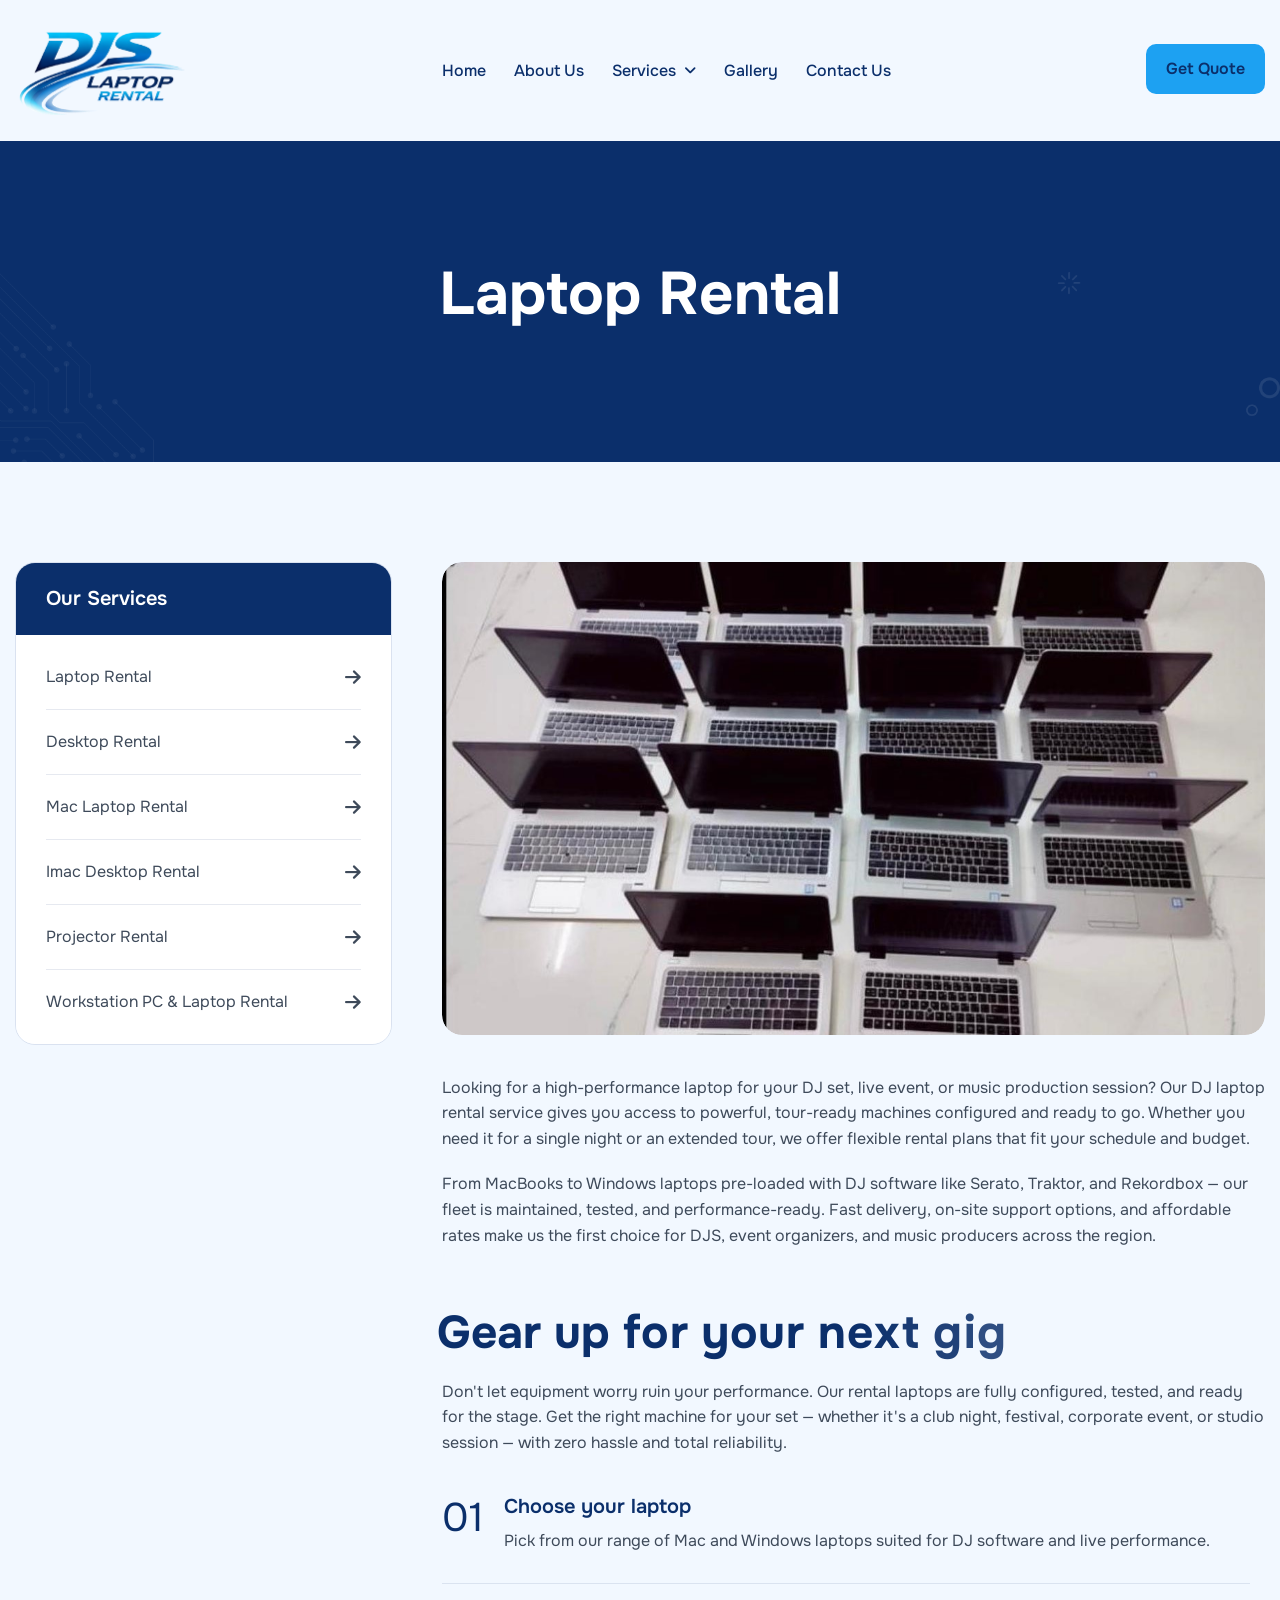
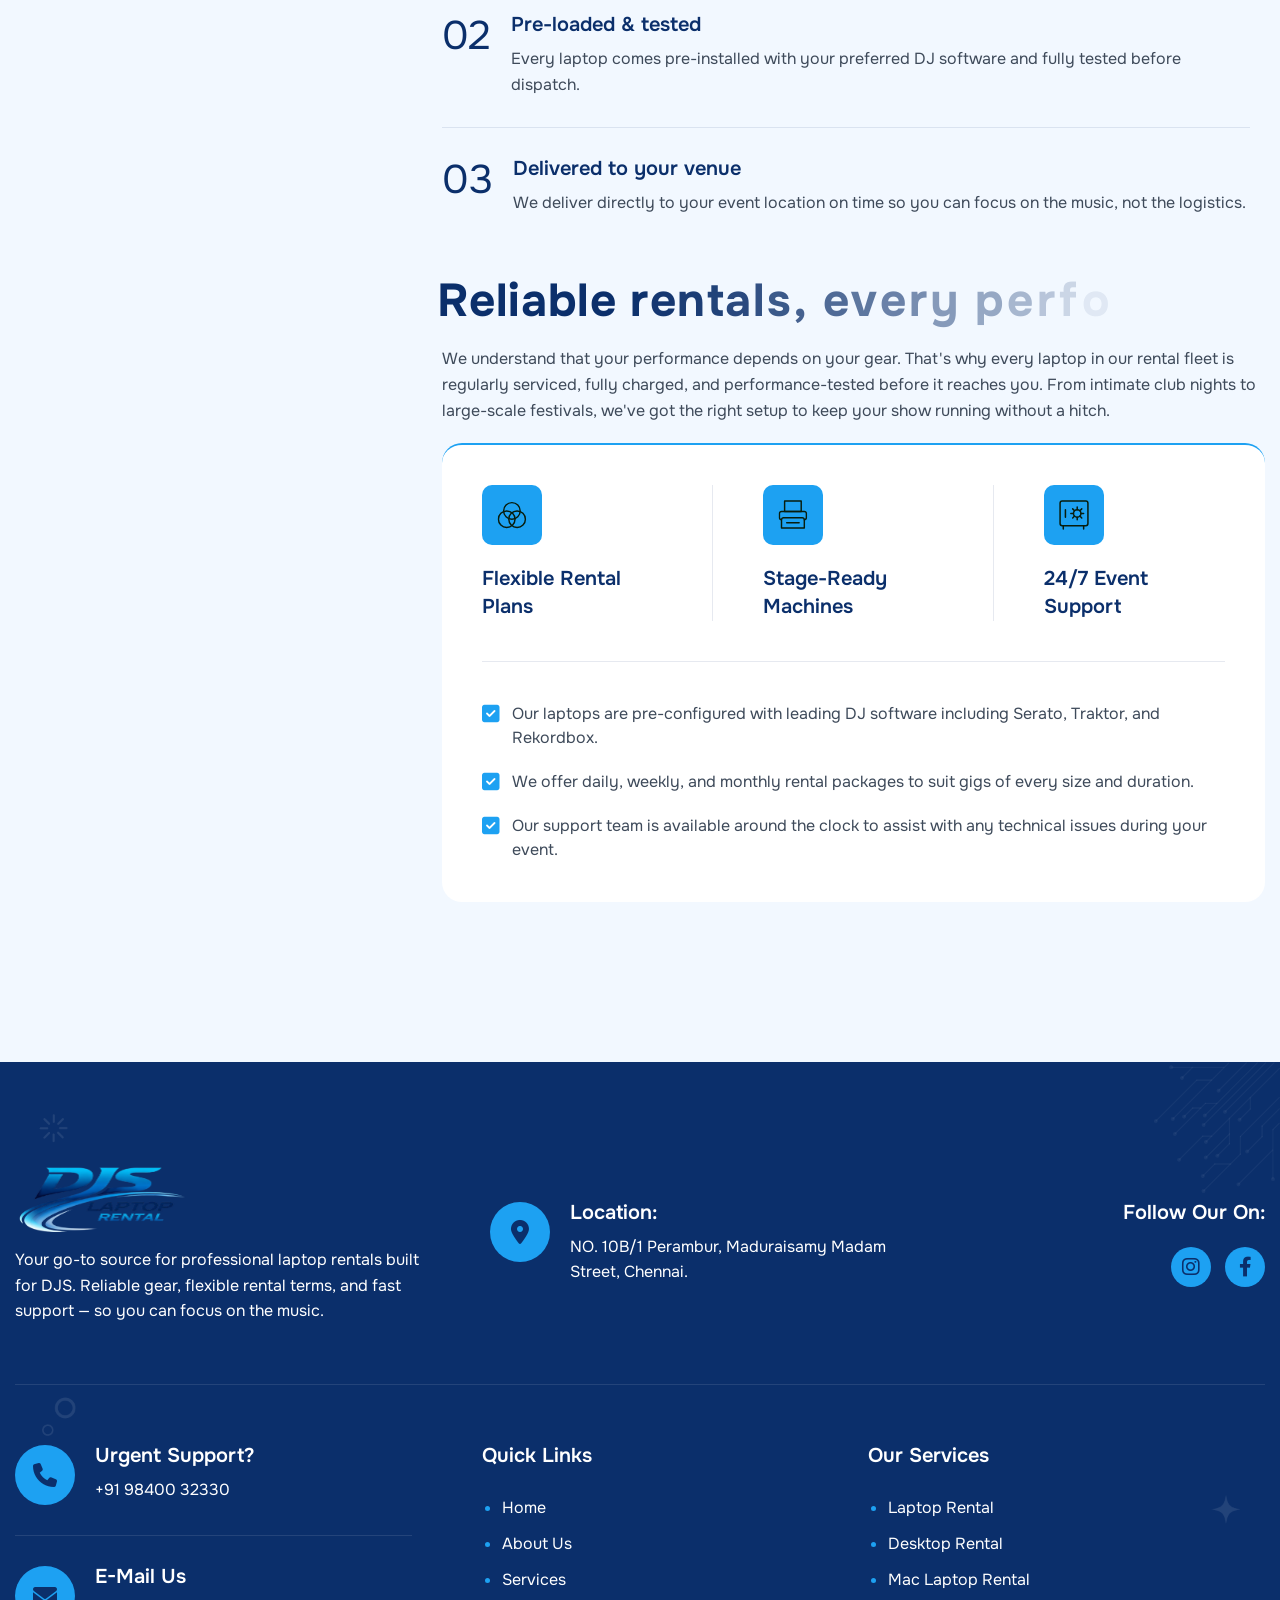
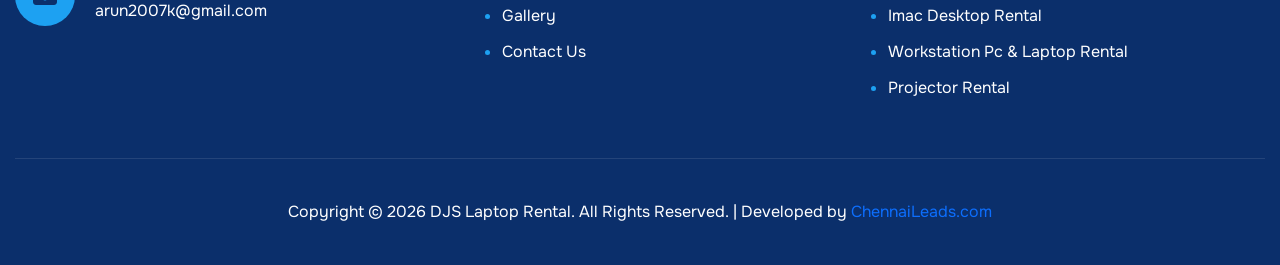
<file: laprental.html>
<!DOCTYPE html>
<html lang="zxx">

<!-- Mirrored from html.awaikenthemes.com/repairit/services.html by HTTrack Website Copier/3.x [XR&CO'2014], Thu, 16 Apr 2026 07:57:08 GMT -->
<head>
	<!-- Meta -->
	<meta charset="utf-8">
	<meta http-equiv="X-UA-Compatible" content="DJS Laptop Rental">
	<meta name="viewport" content="width=device-width, initial-scale=1.0, maximum-scale=1">
	<meta name="description" content="">
	<meta name="keywords" content="">
	<meta name="author" content="DJS Laptop Rental">
	<!-- Page Title -->
    <title>DJS Laptop Rental</title>
	<!-- Favicon Icon -->
	<!-- <link rel="shortcut icon" type="image/x-icon" href="images/favicon.png"> -->
	<!-- Google Fonts Css-->
	<link rel="preconnect" href="https://fonts.googleapis.com/">
    <link rel="preconnect" href="https://fonts.gstatic.com/" crossorigin>
    <link href="https://fonts.googleapis.com/css2?family=Onest:wght@100..900&amp;display=swap" rel="stylesheet">
	<!-- Bootstrap Css -->
	<link href="css/bootstrap.min.css" rel="stylesheet" media="screen">
	<!-- SlickNav Css -->
	<link href="css/slicknav.min.css" rel="stylesheet">
	<!-- Swiper Css -->
	<link rel="stylesheet" href="css/swiper-bundle.min.css">
	<!-- Font Awesome Icon Css-->
	<link href="css/all.min.css" rel="stylesheet" media="screen">
	<!-- Animated Css -->
	<link href="css/animate.css" rel="stylesheet">
    <!-- Magnific Popup Core Css File -->
	<link rel="stylesheet" href="css/magnific-popup.css">
	<!-- Mouse Cursor Css File -->
	<link rel="stylesheet" href="css/mousecursor.css">
	<!-- Main Custom Css -->
	<link href="css/custom.css" rel="stylesheet" media="screen">
</head>
<body>

    <!-- Preloader Start -->
	<!-- <div class="preloader">
		<div class="loading-container">
			<div class="loading"></div>
			<div id="loading-icon"><img src="images/loader.svg" alt=""></div>
		</div>
	</div> -->
	<!-- Preloader End -->

 <!-- Header Start -->
		<header class="main-header">
		<div class="header-sticky">
			<nav class="navbar navbar-expand-lg">
				<div class="container">
					<!-- Logo Start -->
					<a class="navbar-brand" href="index.html">
						<img src="images/logo1.png" style="height: 90px;" alt="Logo">
					</a>
					<!-- Logo End -->

					<!-- Main Menu Start -->
					<div class="collapse navbar-collapse main-menu">
                        <div class="nav-menu-wrapper">
                            <ul class="navbar-nav mr-auto" id="menu">
                                <li class="nav-item "><a class="nav-link" href="index.html">Home</a>
                                   
                                </li>                                
                                <li class="nav-item"><a class="nav-link" href="about.html">About Us</a></li>
                                <li class="nav-item submenu"><a class="nav-link" href="services.html">Services</a>
                                <ul>
                                        <li class="nav-item"><a class="nav-link" href="laprental.html">Laptop Rental</a></li>
                                       
                                         <li class="nav-item"><a class="nav-link" href="desktop.html">Desktop Rental</a></li>
                                       
                                        <li class="nav-item"><a class="nav-link" href="macbook.html">Mac Laptop Rental</a></li>
                                        <li class="nav-item"><a class="nav-link" href="imac.html"> Imac Desktop Rental</a></li>
 <li class="nav-item"><a class="nav-link" href="workstation.html">Workstation Pc & Laptop Rental</a></li>
                                        <li class="nav-item"><a class="nav-link" href="projector.html"> Projector Rental</a></li>

                                    </ul></li>
                                <!-- <li class="nav-item"><a class="nav-link" href="blog.html">Blog</a></li> -->
                                <li class="nav-item "><a class="nav-link" href="gallery.html">Gallery</a>
                                    
                                </li>
                                <li class="nav-item"><a class="nav-link" href="contact.html">Contact Us</a></li>
                            </ul>
                        </div>

                        <!-- Header Btn Start -->
                        <div class="header-btn">
                            <a href="contact.html" class="btn-default btn-highlighted">Get Quote</a>
                        </div>
                        <!-- Header Btn End -->                
					</div>
					<!-- Main Menu End -->
					<div class="navbar-toggle"></div>
				</div>
			</nav>
			<div class="responsive-menu"></div>
		</div>
	</header>
	<!-- Header End -->

    <!-- Page Header Start -->
    <div class="page-header dark-section">
        <div class="container">
            <div class="row align-items-center">
                <div class="col-lg-12">
                    <!-- Page Header Box Start -->
                    <div class="page-header-box">
                        <h1 class="text-anime-style-3" data-cursor="-opaque">Laptop Rental</h1>
                        <nav class="wow fadeInUp">
                            <!-- <ol class="breadcrumb">
                                <li class="breadcrumb-item"><a href="index.html">home</a></li>
                                <li class="breadcrumb-item active" aria-current="page">services</li>
                            </ol> -->
                        </nav>
                    </div>
                    <!-- Page Header Box End -->
                </div>
            </div>
        </div>
    </div>
    <!-- Page Header End -->

   <!-- Page Service Single Start -->
    <div class="page-service-single">
        <div class="container">
            <div class="row">
                <div class="col-lg-4">
                    <!-- Page Single Sidebar Start -->
                    <div class="page-single-sidebar">
                        <!-- Page Category List Start -->
                        <div class="page-catagery-list wow fadeInUp">
                            <h3>Our Services</h3>
                             <ul>
                              <li><a href="laprental.html">Laptop Rental</a></li>
                            <li><a href="desktop.html">Desktop Rental</a></li>
                            <li><a href="macbook.html">Mac Laptop Rental</a></li>
                            <li><a href="imac.html">Imac Desktop Rental</a></li>
                            <li><a href="projector.html">Projector Rental</a></li>
                            <li><a href="workstation.html">Workstation PC & Laptop Rental</a></li>

                        </ul>
                        </div>
                        <!-- Page Category List End -->
                        
                        <!-- Sidebar CTA Box Start -->
                        <div class="faqs-review-box sidebar-cta-box">
                            <!-- FAQs Review Body Start -->
                           

                            <!-- FAQs Review Footer Start -->
                            <!-- <div class="faqs-review-footer">
                                <a href="tel:+125125025"><i class="fa-solid fa-phone"></i> +91 - 125-125-025</a>
                            </div> -->
                            <!-- FAQs Review Footer End -->
                        </div>
                        <!-- Sidebar CTA Box End -->
                    </div>
                    <!-- Page Single Sidebar End -->
                </div>

                <div class="col-lg-8">
    <!-- Service Single Content Start -->
    <div class="service-single-contemt">
        <!-- Page Single Image Start -->
        <div class="page-single-image">
            <figure class="image-anime reveal">
                <img src="images/14.jpeg" alt="">
            </figure>
        </div>
        <!-- Page Single Image End -->
        
        <!-- Service Entry Start -->
        <div class="service-entry">
            <p class="wow fadeInUp">Looking for a high-performance laptop for your DJ set, live event, or music production session? Our DJ laptop rental service gives you access to powerful, tour-ready machines configured and ready to go. Whether you need it for a single night or an extended tour, we offer flexible rental plans that fit your schedule and budget.</p>
            <p class="wow fadeInUp" data-wow-delay="0.2s">From MacBooks to Windows laptops pre-loaded with DJ software like Serato, Traktor, and Rekordbox — our fleet is maintained, tested, and performance-ready. Fast delivery, on-site support options, and affordable rates make us the first choice for DJS, event organizers, and music producers across the region.</p>

            <!-- Service Power Up Box Start -->
            <div class="service-power-up-box">
                <h2 class="text-anime-style-3">Gear up for your next gig</h2>
                <p class="wow fadeInUp">Don't let equipment worry ruin your performance. Our rental laptops are fully configured, tested, and ready for the stage. Get the right machine for your set — whether it's a club night, festival, corporate event, or studio session — with zero hassle and total reliability.</p>

                <!-- Service Power Image Steps Start -->
                <div class="service-power-image-steps">
                    <!-- Service Power Steps Start -->
                    <div class="service-power-steps">
                        <!-- Service Power Step Item Start -->
                        <div class="service-power-step-item wow fadeInUp" data-wow-delay="0.2s">
                            <div class="service-power-step-no">
                                <h2>01</h2>
                            </div>
                            <div class="service-power-step-content">
                                <h3>Choose your laptop</h3>
                                <p>Pick from our range of Mac and Windows laptops suited for DJ software and live performance.</p>
                            </div>
                        </div>
                        <!-- Service Power Step Item End -->
                        
                        <!-- Service Power Step Item Start -->
                        <div class="service-power-step-item wow fadeInUp" data-wow-delay="0.4s">
                            <div class="service-power-step-no">
                                <h2>02</h2>
                            </div>
                            <div class="service-power-step-content">
                                <h3>Pre-loaded & tested</h3>
                                <p>Every laptop comes pre-installed with your preferred DJ software and fully tested before dispatch.</p>
                            </div>
                        </div>
                        <!-- Service Power Step Item End -->
                        
                        <!-- Service Power Step Item Start -->
                        <div class="service-power-step-item wow fadeInUp" data-wow-delay="0.6s">
                            <div class="service-power-step-no">
                                <h2>03</h2>
                            </div>
                            <div class="service-power-step-content">
                                <h3>Delivered to your venue</h3>
                                <p>We deliver directly to your event location on time so you can focus on the music, not the logistics.</p>
                            </div>
                        </div>
                        <!-- Service Power Step Item End -->
                    </div>
                    <!-- Service Power Steps End -->
                    
                    <!-- Service Power Image Start -->
                    <!-- <div class="service-power-image">
                        <figure class="image-anime reveal">
                            <img src="images/service-power-image.jpg" alt="">
                        </figure>
                    </div> -->
                    <!-- Service Power Image End -->
                </div>
                <!-- Service Power Image Steps End -->
            </div>
            <!-- Service Power Up Box End -->

            <!-- Service Reliable Box Start -->
            <div class="service-reliable-box">
                <h2 class="text-anime-style-3">Reliable rentals, every performance</h2>
                <p class="wow fadeInUp">We understand that your performance depends on your gear. That's why every laptop in our rental fleet is regularly serviced, fully charged, and performance-tested before it reaches you. From intimate club nights to large-scale festivals, we've got the right setup to keep your show running without a hitch.</p>

                <!-- Service Reliable Item Box Start -->
                <div class="service-reliable-item-box">
                    <!-- Service Reliable Item List Start -->
                    <div class="service-reliable-item-list">
                        <!-- Service Reliable Item Start -->
                        <div class="excellence-item wow fadeInUp" data-wow-delay="0.2s">
                            <div class="icon-box">
                                <img src="images/icon-excellence-1.svg" alt="">
                            </div>
                            <div class="excellence-item-content">
                                <h3>Flexible rental plans</h3>
                            </div>
                        </div>
                        <!-- Service Reliable Item End -->
                        
                        <!-- Service Reliable Item Start -->
                        <div class="excellence-item wow fadeInUp" data-wow-delay="0.4s">
                            <div class="icon-box">
                                <img src="images/icon-excellence-2.svg" alt="">
                            </div>
                            <div class="excellence-item-content">
                                <h3>Stage-ready machines</h3>
                            </div>
                        </div>
                        <!-- Service Reliable Item End -->
                        
                        <!-- Service Reliable Item Start -->
                        <div class="excellence-item wow fadeInUp" data-wow-delay="0.6s">
                            <div class="icon-box">
                                <img src="images/icon-excellence-3.svg" alt="">
                            </div>
                            <div class="excellence-item-content">
                                <h3>24/7 event support</h3>
                            </div>
                        </div>
                        <!-- Service Reliable Item End -->
                    </div>
                    <!-- Service Reliable Item List End -->

                    <ul class="wow fadeInUp" data-wow-delay="0.8s">
                        <li>Our laptops are pre-configured with leading DJ software including Serato, Traktor, and Rekordbox.</li>
                        <li>We offer daily, weekly, and monthly rental packages to suit gigs of every size and duration.</li>
                        <li>Our support team is available around the clock to assist with any technical issues during your event.</li>
                    </ul>
                </div>
                <!-- Service Reliable Item Box End -->
            </div>
            <!-- Service Reliable Box End -->
        </div>
        <!-- Service Entry End -->
    </div>
    <!-- Service Single Content End -->
</div>
            </div>
        </div>
    </div>
    <!-- Page Service Single End -->

   
    
        <!-- Footer Main Start -->
    <footer class="main-footer dark-section">
        <div class="container">
            <div class="row">
                <div class="col-md-12">
                    <!-- Footer Header start -->
                    <div class="footer-header">
                        <!-- About Footer Start -->
                        <div class="about-footer order-1">
                            <!-- Footer Logo Start -->
                            <div class="footer-logo">
                                <img src="images/logo1.png" style="height: 70px;" alt="">
                            </div>
                            <!-- Footer Logo End -->
                            
                            <!-- About Footer Content Start -->
                           <div class="about-footer-content">
    <p>Your go-to source for professional laptop rentals built for DJS. Reliable gear, flexible rental terms, and fast support — so you can focus on the music.</p>
</div>
                            <!-- About Footer Content End -->
                        </div>
                        <!-- About Footer End -->
                        
                        <!-- Footer Contact Box Start -->
                        <div class="footer-contact-box order-lg-2  order-md-2  order-3">
                            <!-- Footer Contact Item Start -->
                            <div class="footer-contact-item">
                                <div class="icon-box">
                                    <i class="fa-solid fa-location-dot"></i>
                                </div>
                                <div class="footer-contact-item-content">
                                    <h3>Location:</h3>
                                    <p>NO. 10B/1 Perambur, Maduraisamy
Madam Street, Chennai.</p>
                                </div>
                            </div>
                            <!-- Footer Contact Item End -->
                        </div>                        
                        <!-- Footer Contact Box End -->

                        <!-- Footer Social Links Start -->
                        <div class="footer-social-links order-lg-3  order-md-3  order-2">
                            <span>Follow Our On:</span>
                            <ul>
                                <li><a href="#"><i class="fa-brands fa-instagram"></i></a></li>
                                <li><a href="#"><i class="fa-brands fa-facebook-f"></i></a></li>
                               
                            </ul>
                        </div>
                        <!-- Footer Social Links End -->
                    </div>
                    <!-- Footer Header End -->                   
                </div>

                <div class="col-lg-4 col-md-5">
                    <!-- Footer Contact Box Start -->
                    <div class="footer-contact-box">
                        <!-- Footer Contact Item Start -->
                        <div class="footer-contact-item">
                            <div class="icon-box">
                                <i class="fa-solid fa-phone"></i>
                            </div>
                            <div class="footer-contact-item-content">
                                <h3>Urgent Support?</h3>
                                <p><a href="tel:+919840032330">+91 98400 32330</a></p>
                            </div>
                        </div>
                        <!-- Footer Contact Item End -->
                        
                        <!-- Footer Contact Item Start -->
                        <div class="footer-contact-item">
                            <div class="icon-box">
                                <i class="fa-solid fa-envelope"></i>
                            </div>
                            <div class="footer-contact-item-content">
                                <h3>E-mail Us</h3>
                                <p><a href="mailto:arun2007k@gmail.com">arun2007k@gmail.com</a></p>
                            </div>
                        </div>
                        <!-- Footer Contact Item End -->
                    </div>
                    <!-- Footer Contact Box End -->
                </div>

                <div class="col-lg-4 col-md-3 col-6">
                    <!-- Footer Links Start -->
                    <div class="footer-links quick-links">
                        <h3>quick links</h3>
                        <ul>
                            <li><a href="index.html">Home</a></li>
                            <li><a href="about.html">About us</a></li>
                                                        <li><a href="services.html">Services</a></li>

                            <li><a href="gallery.html">Gallery</a></li>

                            <li><a href="contact.html">contact us</a></li>
                        </ul>
                    </div>
                    <!-- Footer Links End -->	
                </div>

                <div class="col-lg-4 col-md-4">
                    <!-- Footer Links Start -->
                    <div class="footer-links">
                        <h3>Our Services</h3>
                        <ul>
                            <li><a href="laprental.html">Laptop Rental</a></li>
                            <li><a href="desktop.html">Desktop Rental</a></li>
                            <li><a href="macbook.html">Mac Laptop Rental</a></li>
                            <li><a href="imac.html">Imac Desktop Rental</a></li>
                            <li><a href="workstation.html">Workstation Pc & Laptop Rental</a></li>
                            <li><a href="projector.html">Projector Rental</a></li>
                        </ul>
                    </div>
                    <!-- Footer Links End -->	
                </div>               


                <div class="col-lg-12">
                    <!-- Footer Copyright Text Start -->
                  <div class="footer-copyright-text">
    <p>Copyright © <script>document.write(new Date().getFullYear())</script> DJS Laptop Rental. All Rights Reserved. | Developed by <a href="https://chennaileads.com" target="_blank" rel="noopener noreferrer">ChennaiLeads.com</a></p>
</div>
                    <!-- Footer Copyright Text End -->
                </div>
            </div>
        </div>
    </footer>
    <!-- Footer Main End -->
    <!-- Jquery Library File -->
    <script src="js/jquery-3.7.1.min.js"></script>
    <!-- Bootstrap js file -->
    <script src="js/bootstrap.min.js"></script>
    <!-- Validator js file -->
    <script src="js/validator.min.js"></script>
    <!-- SlickNav js file -->
    <script src="js/jquery.slicknav.js"></script>
    <!-- Swiper js file -->
    <script src="js/swiper-bundle.min.js"></script>
    <!-- Counter js file -->
    <script src="js/jquery.waypoints.min.js"></script>
    <script src="js/jquery.counterup.min.js"></script>
    <!-- Isotop js file -->
	<script src="js/isotope.min.js"></script>
    <!-- Magnific js file -->
    <script src="js/jquery.magnific-popup.min.js"></script>
    <!-- SmoothScroll -->
    <script src="js/SmoothScroll.js"></script>
    <!-- Parallax js -->
    <script src="js/parallaxie.js"></script>
    <!-- MagicCursor js file -->
    <script src="js/gsap.min.js"></script>
    <script src="js/magiccursor.js"></script>
    <!-- Text Effect js file -->
    <script src="js/SplitText.js"></script>
    <script src="js/ScrollTrigger.min.js"></script>
    <!-- YTPlayer js File -->
    <script src="js/jquery.mb.YTPlayer.min.js"></script>
    <!-- Wow js file -->
    <script src="js/wow.min.js"></script>
    <!-- Main Custom js file -->
    <script src="js/function.js"></script>
</body>

<!-- Mirrored from html.awaikenthemes.com/repairit/services.html by HTTrack Website Copier/3.x [XR&CO'2014], Thu, 16 Apr 2026 07:57:10 GMT -->
</html>
</file>
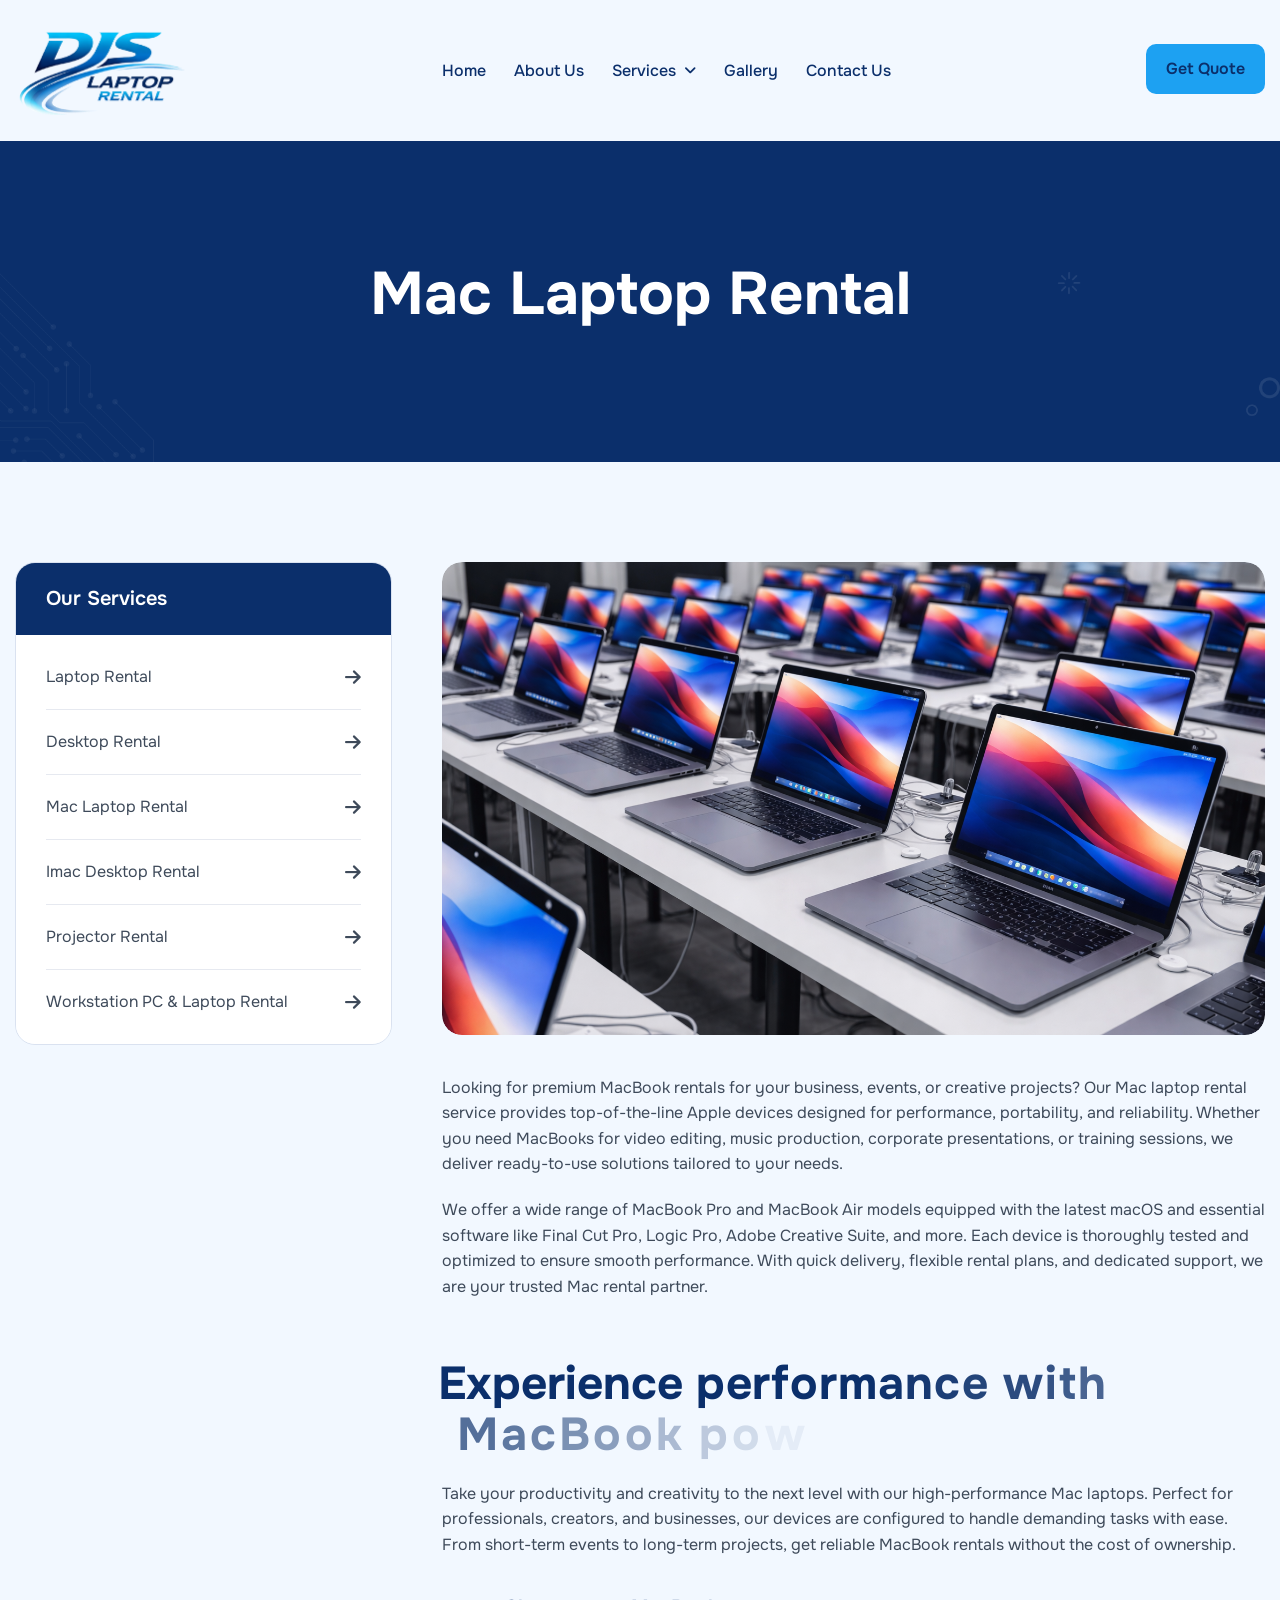
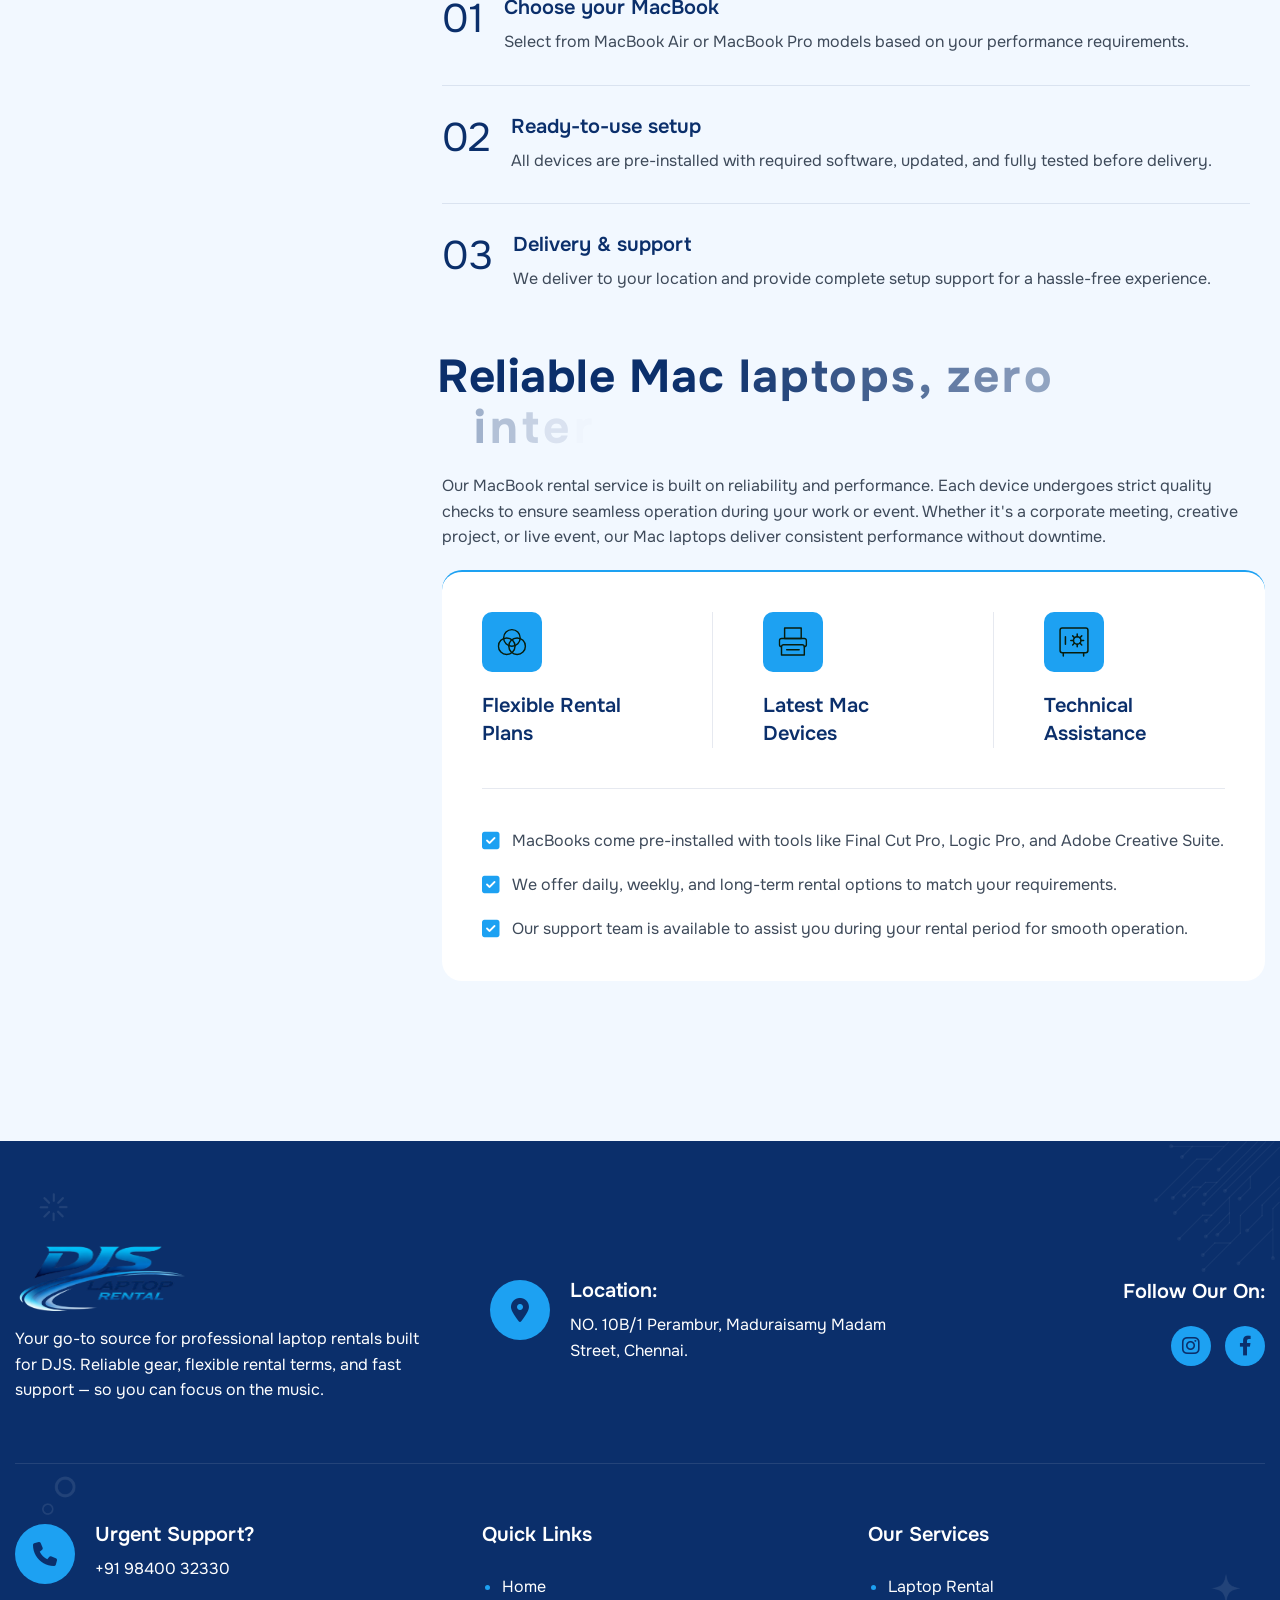
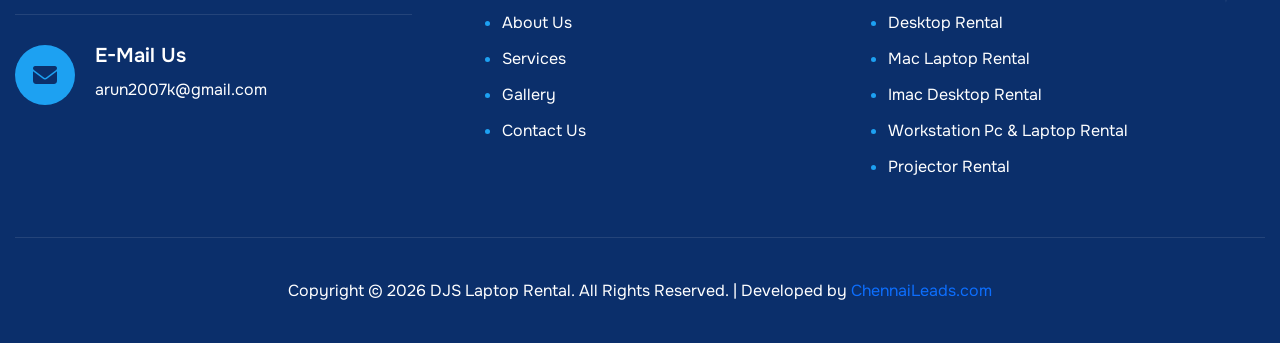
<file: macbook.html>
<!DOCTYPE html>
<html lang="zxx">

<!-- Mirrored from html.awaikenthemes.com/repairit/services.html by HTTrack Website Copier/3.x [XR&CO'2014], Thu, 16 Apr 2026 07:57:08 GMT -->
<head>
	<!-- Meta -->
	<meta charset="utf-8">
	<meta http-equiv="X-UA-Compatible" content="DJS Laptop Rental">
	<meta name="viewport" content="width=device-width, initial-scale=1.0, maximum-scale=1">
	<meta name="description" content="">
	<meta name="keywords" content="">
	<meta name="author" content="DJS Laptop Rental">
	<!-- Page Title -->
    <title>DJS Laptop Rental</title>
	<!-- Favicon Icon -->
	<!-- <link rel="shortcut icon" type="image/x-icon" href="images/favicon.png"> -->
	<!-- Google Fonts Css-->
	<link rel="preconnect" href="https://fonts.googleapis.com/">
    <link rel="preconnect" href="https://fonts.gstatic.com/" crossorigin>
    <link href="https://fonts.googleapis.com/css2?family=Onest:wght@100..900&amp;display=swap" rel="stylesheet">
	<!-- Bootstrap Css -->
	<link href="css/bootstrap.min.css" rel="stylesheet" media="screen">
	<!-- SlickNav Css -->
	<link href="css/slicknav.min.css" rel="stylesheet">
	<!-- Swiper Css -->
	<link rel="stylesheet" href="css/swiper-bundle.min.css">
	<!-- Font Awesome Icon Css-->
	<link href="css/all.min.css" rel="stylesheet" media="screen">
	<!-- Animated Css -->
	<link href="css/animate.css" rel="stylesheet">
    <!-- Magnific Popup Core Css File -->
	<link rel="stylesheet" href="css/magnific-popup.css">
	<!-- Mouse Cursor Css File -->
	<link rel="stylesheet" href="css/mousecursor.css">
	<!-- Main Custom Css -->
	<link href="css/custom.css" rel="stylesheet" media="screen">
</head>
<body>

    <!-- Preloader Start -->
	<!-- <div class="preloader">
		<div class="loading-container">
			<div class="loading"></div>
			<div id="loading-icon"><img src="images/loader.svg" alt=""></div>
		</div>
	</div> -->
	<!-- Preloader End -->

   <!-- Header Start -->
		<header class="main-header">
		<div class="header-sticky">
			<nav class="navbar navbar-expand-lg">
				<div class="container">
					<!-- Logo Start -->
					<a class="navbar-brand" href="index.html">
						<img src="images/logo1.png" style="height: 90px;" alt="Logo">
					</a>
					<!-- Logo End -->

					<!-- Main Menu Start -->
					<div class="collapse navbar-collapse main-menu">
                        <div class="nav-menu-wrapper">
                            <ul class="navbar-nav mr-auto" id="menu">
                                <li class="nav-item "><a class="nav-link" href="index.html">Home</a>
                                   
                                </li>                                
                                <li class="nav-item"><a class="nav-link" href="about.html">About Us</a></li>
                                <li class="nav-item submenu"><a class="nav-link" href="services.html">Services</a>
                                <ul>
                                        <li class="nav-item"><a class="nav-link" href="laprental.html">Laptop Rental</a></li>
                                       
                                         <li class="nav-item"><a class="nav-link" href="desktop.html">Desktop Rental</a></li>
                                       
                                        <li class="nav-item"><a class="nav-link" href="macbook.html">Mac Laptop Rental</a></li>
                                        <li class="nav-item"><a class="nav-link" href="imac.html"> Imac Desktop Rental</a></li>
 <li class="nav-item"><a class="nav-link" href="workstation.html">Workstation Pc & Laptop Rental</a></li>
                                        <li class="nav-item"><a class="nav-link" href="projector.html"> Projector Rental</a></li>

                                    </ul></li>
                                <!-- <li class="nav-item"><a class="nav-link" href="blog.html">Blog</a></li> -->
                                <li class="nav-item "><a class="nav-link" href="gallery.html">Gallery</a>
                                    
                                </li>
                                <li class="nav-item"><a class="nav-link" href="contact.html">Contact Us</a></li>
                            </ul>
                        </div>

                        <!-- Header Btn Start -->
                        <div class="header-btn">
                            <a href="contact.html" class="btn-default btn-highlighted">Get Quote</a>
                        </div>
                        <!-- Header Btn End -->                
					</div>
					<!-- Main Menu End -->
					<div class="navbar-toggle"></div>
				</div>
			</nav>
			<div class="responsive-menu"></div>
		</div>
	</header>
	<!-- Header End -->

    <!-- Page Header Start -->
    <div class="page-header dark-section">
        <div class="container">
            <div class="row align-items-center">
                <div class="col-lg-12">
                    <!-- Page Header Box Start -->
                    <div class="page-header-box">
                        <h1 class="text-anime-style-3" data-cursor="-opaque">Mac Laptop Rental</h1>
                        <nav class="wow fadeInUp">
                            <!-- <ol class="breadcrumb">
                                <li class="breadcrumb-item"><a href="index.html">home</a></li>
                                <li class="breadcrumb-item active" aria-current="page">services</li>
                            </ol> -->
                        </nav>
                    </div>
                    <!-- Page Header Box End -->
                </div>
            </div>
        </div>
    </div>
    <!-- Page Header End -->

   <!-- Page Service Single Start -->
    <div class="page-service-single">
        <div class="container">
            <div class="row">
                <div class="col-lg-4">
                    <!-- Page Single Sidebar Start -->
                    <div class="page-single-sidebar">
                        <!-- Page Category List Start -->
                        <div class="page-catagery-list wow fadeInUp">
                            <h3>Our Services</h3>
                            <ul>
                              <li><a href="laprental.html">Laptop Rental</a></li>
                            <li><a href="desktop.html">Desktop Rental</a></li>
                            <li><a href="macbook.html">Mac Laptop Rental</a></li>
                            <li><a href="imac.html">Imac Desktop Rental</a></li>
                            <li><a href="projector.html">Projector Rental</a></li>
                            <li><a href="workstation.html">Workstation PC & Laptop Rental</a></li>

                        </ul>
                        </div>
                        <!-- Page Category List End -->
                        
                        <!-- Sidebar CTA Box Start -->
                        <div class="faqs-review-box sidebar-cta-box">
                            <!-- FAQs Review Body Start -->
                           

                            <!-- FAQs Review Footer Start -->
                            <!-- <div class="faqs-review-footer">
                                <a href="tel:+125125025"><i class="fa-solid fa-phone"></i> +91 - 125-125-025</a>
                            </div> -->
                            <!-- FAQs Review Footer End -->
                        </div>
                        <!-- Sidebar CTA Box End -->
                    </div>
                    <!-- Page Single Sidebar End -->
                </div>
<div class="col-lg-8">

    <!-- Service Single Content Start -->
    <div class="service-single-contemt">

        <!-- Page Single Image Start -->
        <div class="page-single-image">
            <figure class="image-anime reveal">
                <img src="images/mac4.png" alt="">
            </figure>
        </div>
        <!-- Page Single Image End -->

        <!-- Service Entry Start -->
        <div class="service-entry">
            <p class="wow fadeInUp">
                Looking for premium MacBook rentals for your business, events, or creative projects? Our Mac laptop rental service provides top-of-the-line Apple devices designed for performance, portability, and reliability. Whether you need MacBooks for video editing, music production, corporate presentations, or training sessions, we deliver ready-to-use solutions tailored to your needs.
            </p>

            <p class="wow fadeInUp" data-wow-delay="0.2s">
                We offer a wide range of MacBook Pro and MacBook Air models equipped with the latest macOS and essential software like Final Cut Pro, Logic Pro, Adobe Creative Suite, and more. Each device is thoroughly tested and optimized to ensure smooth performance. With quick delivery, flexible rental plans, and dedicated support, we are your trusted Mac rental partner.
            </p>

            <!-- Service Power Up Box Start -->
            <div class="service-power-up-box">
                <h2 class="text-anime-style-3">Experience performance with MacBook power</h2>

                <p class="wow fadeInUp">
                    Take your productivity and creativity to the next level with our high-performance Mac laptops. Perfect for professionals, creators, and businesses, our devices are configured to handle demanding tasks with ease. From short-term events to long-term projects, get reliable MacBook rentals without the cost of ownership.
                </p>

                <!-- Service Power Image Steps Start -->
                <div class="service-power-image-steps">

                    <!-- Service Power Steps Start -->
                    <div class="service-power-steps">

                        <!-- Step 1 -->
                        <div class="service-power-step-item wow fadeInUp" data-wow-delay="0.2s">
                            <div class="service-power-step-no">
                                <h2>01</h2>
                            </div>
                            <div class="service-power-step-content">
                                <h3>Choose your MacBook</h3>
                                <p>Select from MacBook Air or MacBook Pro models based on your performance requirements.</p>
                            </div>
                        </div>

                        <!-- Step 2 -->
                        <div class="service-power-step-item wow fadeInUp" data-wow-delay="0.4s">
                            <div class="service-power-step-no">
                                <h2>02</h2>
                            </div>
                            <div class="service-power-step-content">
                                <h3>Ready-to-use setup</h3>
                                <p>All devices are pre-installed with required software, updated, and fully tested before delivery.</p>
                            </div>
                        </div>

                        <!-- Step 3 -->
                        <div class="service-power-step-item wow fadeInUp" data-wow-delay="0.6s">
                            <div class="service-power-step-no">
                                <h2>03</h2>
                            </div>
                            <div class="service-power-step-content">
                                <h3>Delivery & support</h3>
                                <p>We deliver to your location and provide complete setup support for a hassle-free experience.</p>
                            </div>
                        </div>

                    </div>
                    <!-- Service Power Steps End -->

                    <!-- Service Power Image Start -->
                    <!-- <div class="service-power-image">
                        <figure class="image-anime reveal">
                            <img src="images/service-power-image.jpg" alt="">
                        </figure>
                    </div> -->
                    <!-- Service Power Image End -->

                </div>
                <!-- Service Power Image Steps End -->

            </div>
            <!-- Service Power Up Box End -->

            <!-- Service Reliable Box Start -->
            <div class="service-reliable-box">
                <h2 class="text-anime-style-3">Reliable Mac laptops, zero interruptions</h2>

                <p class="wow fadeInUp">
                    Our MacBook rental service is built on reliability and performance. Each device undergoes strict quality checks to ensure seamless operation during your work or event. Whether it's a corporate meeting, creative project, or live event, our Mac laptops deliver consistent performance without downtime.
                </p>

                <!-- Service Reliable Item Box Start -->
                <div class="service-reliable-item-box">

                    <div class="service-reliable-item-list">

                        <div class="excellence-item wow fadeInUp" data-wow-delay="0.2s">
                            <div class="icon-box">
                                <img src="images/icon-excellence-1.svg" alt="">
                            </div>
                            <div class="excellence-item-content">
                                <h3>Flexible rental plans</h3>
                            </div>
                        </div>

                        <div class="excellence-item wow fadeInUp" data-wow-delay="0.4s">
                            <div class="icon-box">
                                <img src="images/icon-excellence-2.svg" alt="">
                            </div>
                            <div class="excellence-item-content">
                                <h3>Latest Mac devices</h3>
                            </div>
                        </div>

                        <div class="excellence-item wow fadeInUp" data-wow-delay="0.6s">
                            <div class="icon-box">
                                <img src="images/icon-excellence-3.svg" alt="">
                            </div>
                            <div class="excellence-item-content">
                                <h3>Technical assistance</h3>
                            </div>
                        </div>

                    </div>

                    <ul class="wow fadeInUp" data-wow-delay="0.8s">
                        <li>MacBooks come pre-installed with tools like Final Cut Pro, Logic Pro, and Adobe Creative Suite.</li>
                        <li>We offer daily, weekly, and long-term rental options to match your requirements.</li>
                        <li>Our support team is available to assist you during your rental period for smooth operation.</li>
                    </ul>

                </div>
                <!-- Service Reliable Item Box End -->

            </div>
            <!-- Service Reliable Box End -->

        </div>
        <!-- Service Entry End -->

    </div>
    <!-- Service Single Content End -->

</div>
            </div>
        </div>
    </div>
    <!-- Page Service Single End -->

   
    
     
          <!-- Footer Main Start -->
    <footer class="main-footer dark-section">
        <div class="container">
            <div class="row">
                <div class="col-md-12">
                    <!-- Footer Header start -->
                    <div class="footer-header">
                        <!-- About Footer Start -->
                        <div class="about-footer order-1">
                            <!-- Footer Logo Start -->
                            <div class="footer-logo">
                                <img src="images/logo1.png" style="height: 70px;" alt="">
                            </div>
                            <!-- Footer Logo End -->
                            
                            <!-- About Footer Content Start -->
                           <div class="about-footer-content">
    <p>Your go-to source for professional laptop rentals built for DJS. Reliable gear, flexible rental terms, and fast support — so you can focus on the music.</p>
</div>
                            <!-- About Footer Content End -->
                        </div>
                        <!-- About Footer End -->
                        
                        <!-- Footer Contact Box Start -->
                        <div class="footer-contact-box order-lg-2  order-md-2  order-3">
                            <!-- Footer Contact Item Start -->
                            <div class="footer-contact-item">
                                <div class="icon-box">
                                    <i class="fa-solid fa-location-dot"></i>
                                </div>
                                <div class="footer-contact-item-content">
                                    <h3>Location:</h3>
                                    <p>NO. 10B/1 Perambur, Maduraisamy
Madam Street, Chennai.</p>
                                </div>
                            </div>
                            <!-- Footer Contact Item End -->
                        </div>                        
                        <!-- Footer Contact Box End -->

                        <!-- Footer Social Links Start -->
                        <div class="footer-social-links order-lg-3  order-md-3  order-2">
                            <span>Follow Our On:</span>
                            <ul>
                                <li><a href="#"><i class="fa-brands fa-instagram"></i></a></li>
                                <li><a href="#"><i class="fa-brands fa-facebook-f"></i></a></li>
                               
                            </ul>
                        </div>
                        <!-- Footer Social Links End -->
                    </div>
                    <!-- Footer Header End -->                   
                </div>

                <div class="col-lg-4 col-md-5">
                    <!-- Footer Contact Box Start -->
                    <div class="footer-contact-box">
                        <!-- Footer Contact Item Start -->
                        <div class="footer-contact-item">
                            <div class="icon-box">
                                <i class="fa-solid fa-phone"></i>
                            </div>
                            <div class="footer-contact-item-content">
                                <h3>Urgent Support?</h3>
                                <p><a href="tel:+919840032330">+91 98400 32330</a></p>
                            </div>
                        </div>
                        <!-- Footer Contact Item End -->
                        
                        <!-- Footer Contact Item Start -->
                        <div class="footer-contact-item">
                            <div class="icon-box">
                                <i class="fa-solid fa-envelope"></i>
                            </div>
                            <div class="footer-contact-item-content">
                                <h3>E-mail Us</h3>
                                <p><a href="mailto:arun2007k@gmail.com">arun2007k@gmail.com</a></p>
                            </div>
                        </div>
                        <!-- Footer Contact Item End -->
                    </div>
                    <!-- Footer Contact Box End -->
                </div>

                <div class="col-lg-4 col-md-3 col-6">
                    <!-- Footer Links Start -->
                    <div class="footer-links quick-links">
                        <h3>quick links</h3>
                        <ul>
                            <li><a href="index.html">Home</a></li>
                            <li><a href="about.html">About us</a></li>
                                                        <li><a href="services.html">Services</a></li>

                            <li><a href="gallery.html">Gallery</a></li>

                            <li><a href="contact.html">contact us</a></li>
                        </ul>
                    </div>
                    <!-- Footer Links End -->	
                </div>

                <div class="col-lg-4 col-md-4">
                    <!-- Footer Links Start -->
                    <div class="footer-links">
                        <h3>Our Services</h3>
                        <ul>
                            <li><a href="laprental.html">Laptop Rental</a></li>
                            <li><a href="desktop.html">Desktop Rental</a></li>
                            <li><a href="macbook.html">Mac Laptop Rental</a></li>
                            <li><a href="imac.html">Imac Desktop Rental</a></li>
                            <li><a href="workstation.html">Workstation Pc & Laptop Rental</a></li>
                            <li><a href="projector.html">Projector Rental</a></li>
                        </ul>
                    </div>
                    <!-- Footer Links End -->	
                </div>               


                <div class="col-lg-12">
                    <!-- Footer Copyright Text Start -->
                  <div class="footer-copyright-text">
    <p>Copyright © <script>document.write(new Date().getFullYear())</script> DJS Laptop Rental. All Rights Reserved. | Developed by <a href="https://chennaileads.com" target="_blank" rel="noopener noreferrer">ChennaiLeads.com</a></p>
</div>
                    <!-- Footer Copyright Text End -->
                </div>
            </div>
        </div>
    </footer>
    <!-- Footer Main End -->

    <!-- Jquery Library File -->
    <script src="js/jquery-3.7.1.min.js"></script>
    <!-- Bootstrap js file -->
    <script src="js/bootstrap.min.js"></script>
    <!-- Validator js file -->
    <script src="js/validator.min.js"></script>
    <!-- SlickNav js file -->
    <script src="js/jquery.slicknav.js"></script>
    <!-- Swiper js file -->
    <script src="js/swiper-bundle.min.js"></script>
    <!-- Counter js file -->
    <script src="js/jquery.waypoints.min.js"></script>
    <script src="js/jquery.counterup.min.js"></script>
    <!-- Isotop js file -->
	<script src="js/isotope.min.js"></script>
    <!-- Magnific js file -->
    <script src="js/jquery.magnific-popup.min.js"></script>
    <!-- SmoothScroll -->
    <script src="js/SmoothScroll.js"></script>
    <!-- Parallax js -->
    <script src="js/parallaxie.js"></script>
    <!-- MagicCursor js file -->
    <script src="js/gsap.min.js"></script>
    <script src="js/magiccursor.js"></script>
    <!-- Text Effect js file -->
    <script src="js/SplitText.js"></script>
    <script src="js/ScrollTrigger.min.js"></script>
    <!-- YTPlayer js File -->
    <script src="js/jquery.mb.YTPlayer.min.js"></script>
    <!-- Wow js file -->
    <script src="js/wow.min.js"></script>
    <!-- Main Custom js file -->
    <script src="js/function.js"></script>
</body>

<!-- Mirrored from html.awaikenthemes.com/repairit/services.html by HTTrack Website Copier/3.x [XR&CO'2014], Thu, 16 Apr 2026 07:57:10 GMT -->
</html>
</file>
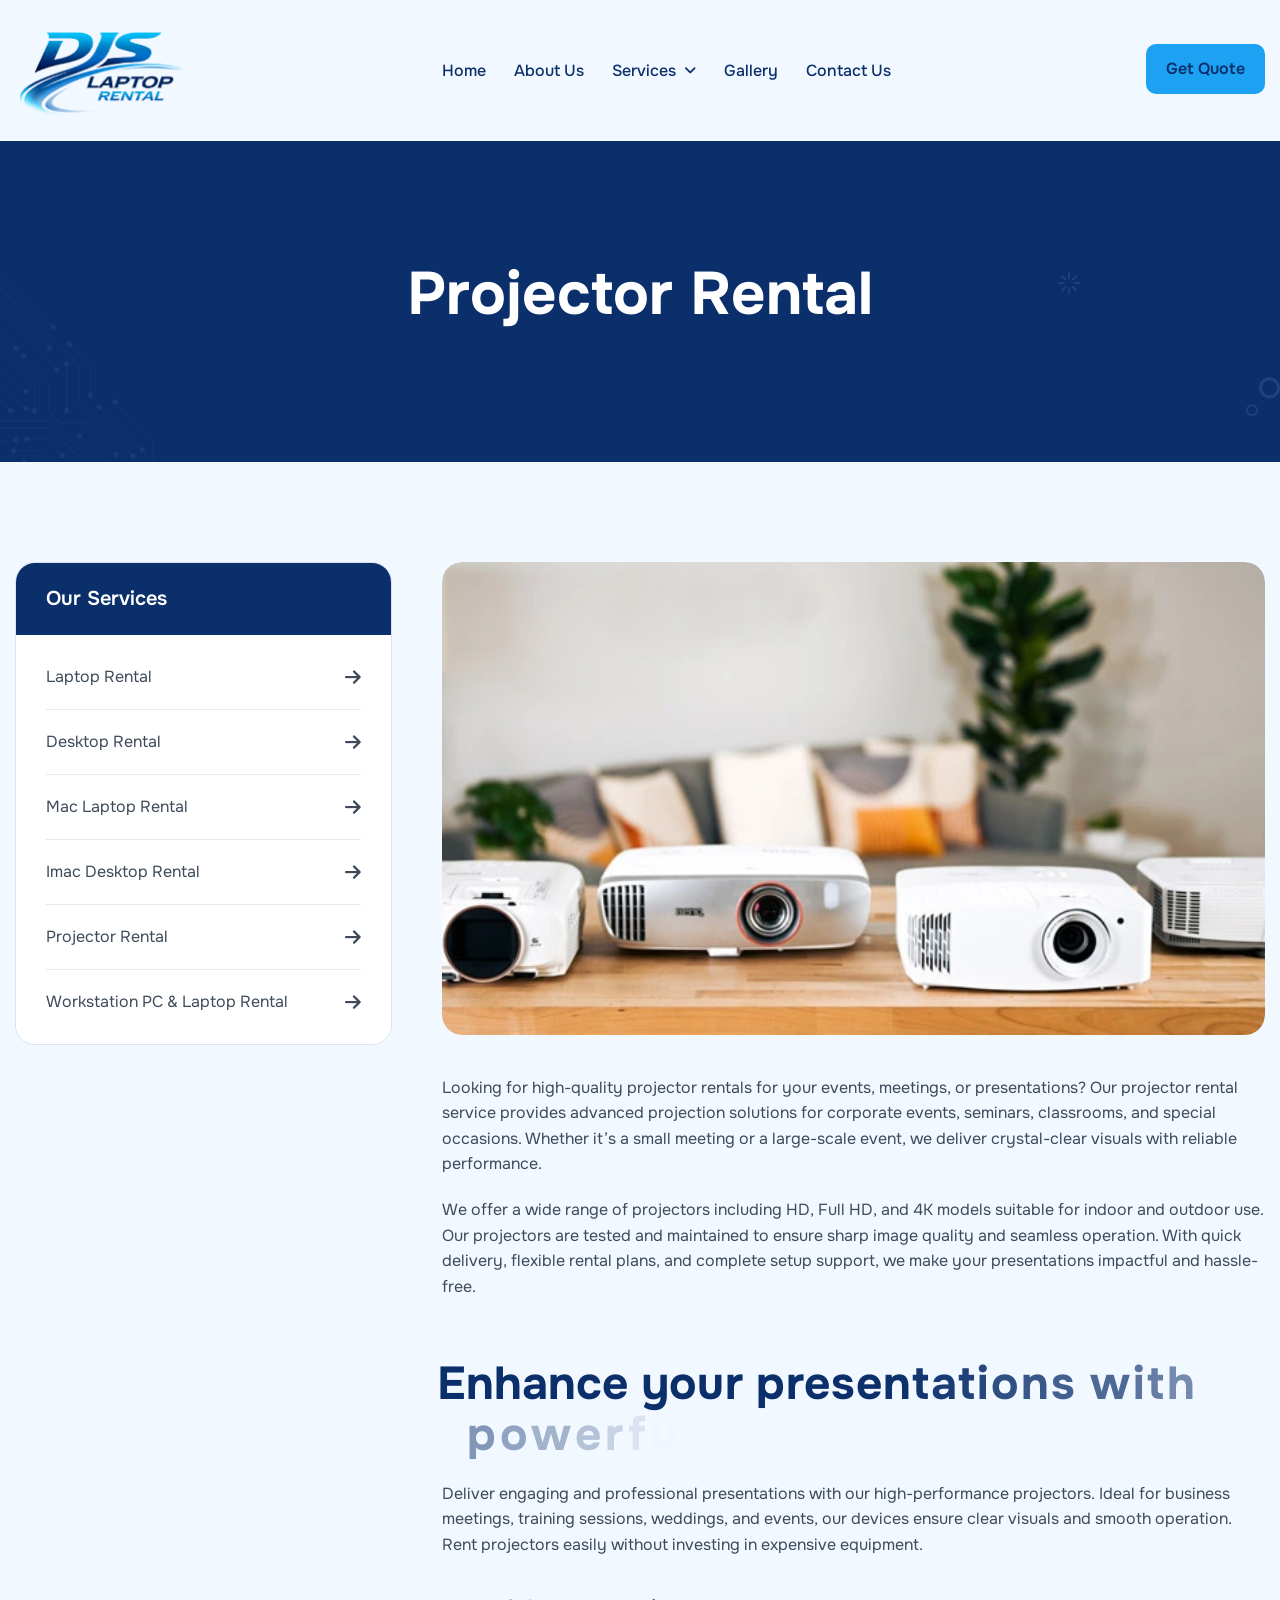
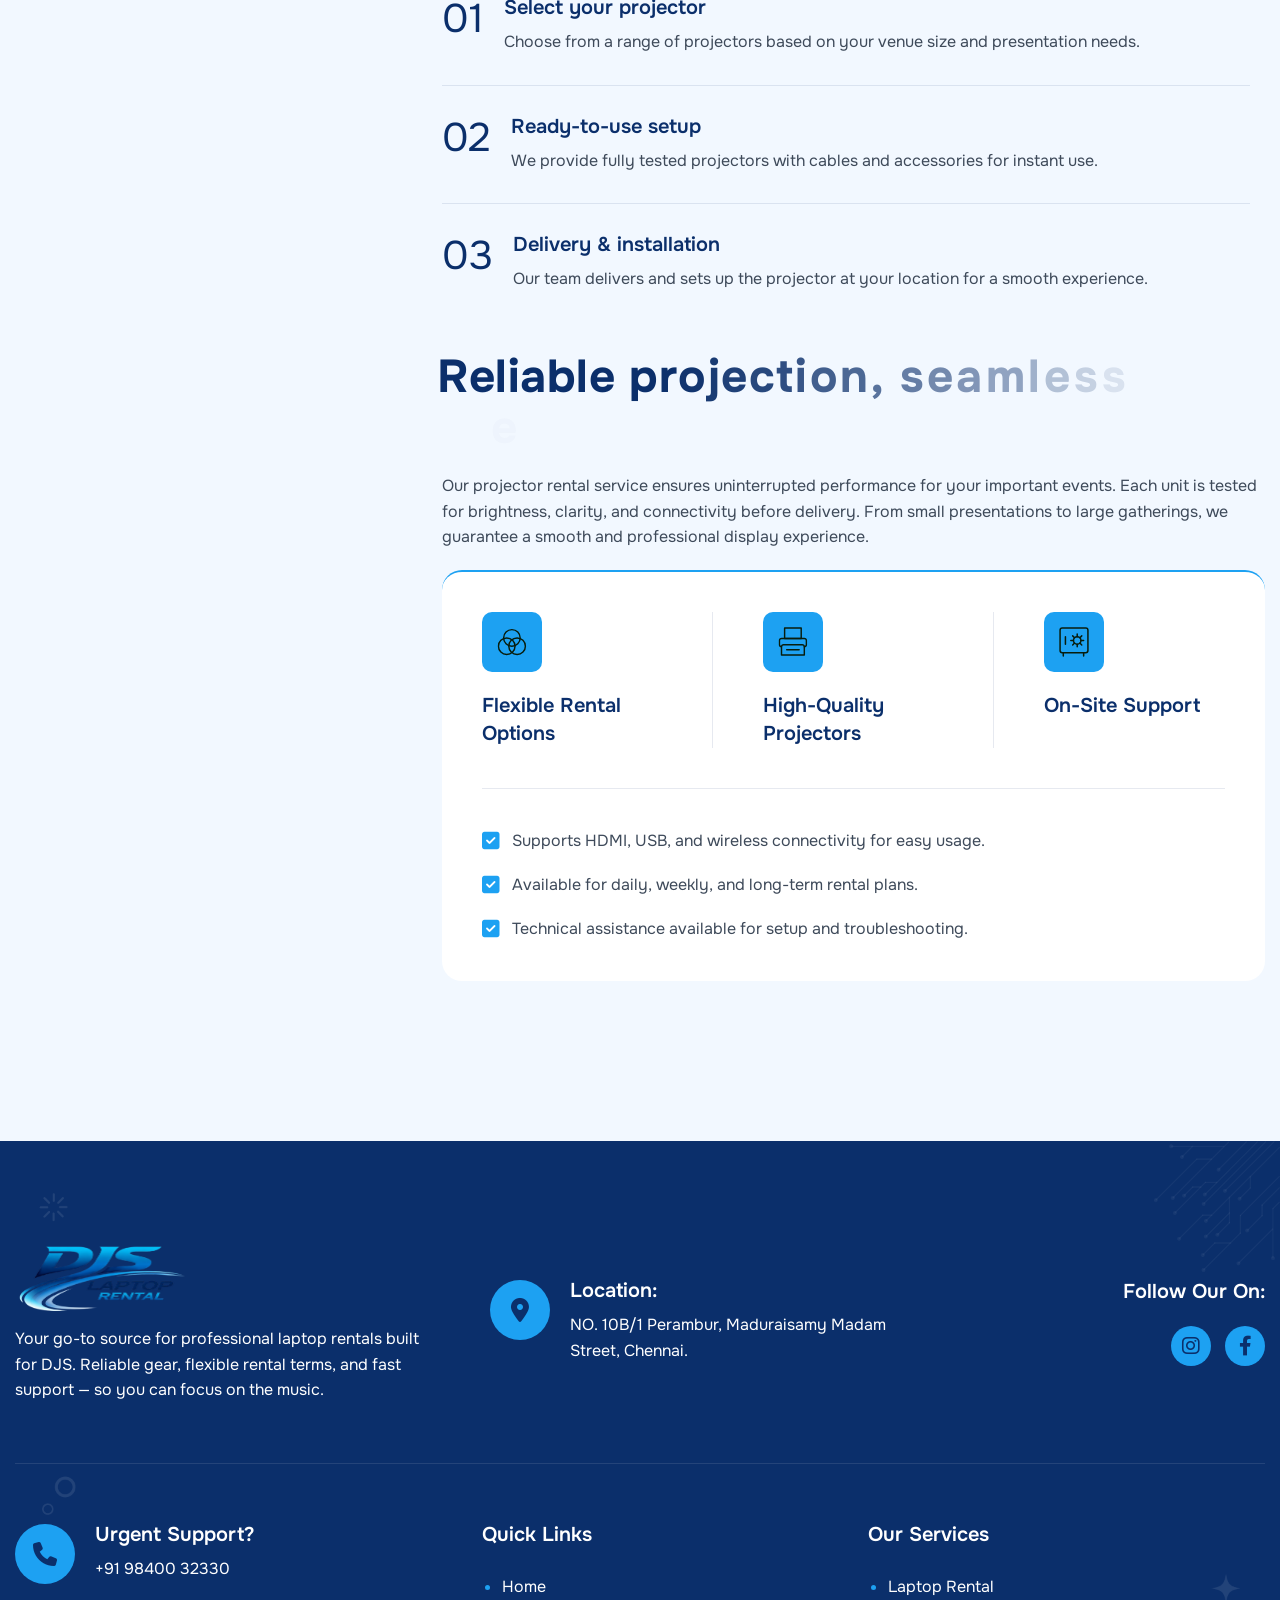
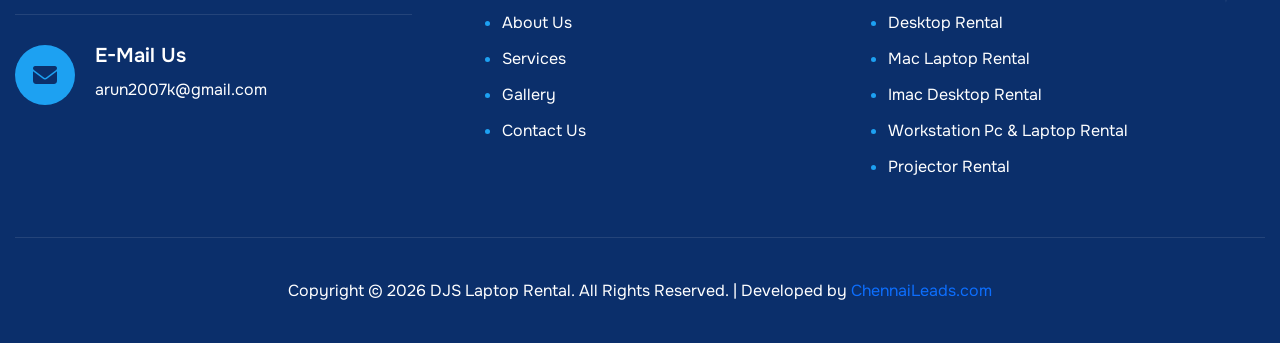
<file: projector.html>
<!DOCTYPE html>
<html lang="zxx">

<!-- Mirrored from html.awaikenthemes.com/repairit/services.html by HTTrack Website Copier/3.x [XR&CO'2014], Thu, 16 Apr 2026 07:57:08 GMT -->
<head>
	<!-- Meta -->
	<meta charset="utf-8">
	<meta http-equiv="X-UA-Compatible" content="DJS Laptop Rental">
	<meta name="viewport" content="width=device-width, initial-scale=1.0, maximum-scale=1">
	<meta name="description" content="">
	<meta name="keywords" content="">
	<meta name="author" content="DJS Laptop Rental">
	<!-- Page Title -->
    <title>DJS Laptop Rental</title>
	<!-- Favicon Icon -->
	<!-- <link rel="shortcut icon" type="image/x-icon" href="images/favicon.png"> -->
	<!-- Google Fonts Css-->
	<link rel="preconnect" href="https://fonts.googleapis.com/">
    <link rel="preconnect" href="https://fonts.gstatic.com/" crossorigin>
    <link href="https://fonts.googleapis.com/css2?family=Onest:wght@100..900&amp;display=swap" rel="stylesheet">
	<!-- Bootstrap Css -->
	<link href="css/bootstrap.min.css" rel="stylesheet" media="screen">
	<!-- SlickNav Css -->
	<link href="css/slicknav.min.css" rel="stylesheet">
	<!-- Swiper Css -->
	<link rel="stylesheet" href="css/swiper-bundle.min.css">
	<!-- Font Awesome Icon Css-->
	<link href="css/all.min.css" rel="stylesheet" media="screen">
	<!-- Animated Css -->
	<link href="css/animate.css" rel="stylesheet">
    <!-- Magnific Popup Core Css File -->
	<link rel="stylesheet" href="css/magnific-popup.css">
	<!-- Mouse Cursor Css File -->
	<link rel="stylesheet" href="css/mousecursor.css">
	<!-- Main Custom Css -->
	<link href="css/custom.css" rel="stylesheet" media="screen">
</head>
<body>

    <!-- Preloader Start -->
	<!-- <div class="preloader">
		<div class="loading-container">
			<div class="loading"></div>
			<div id="loading-icon"><img src="images/loader.svg" alt=""></div>
		</div>
	</div> -->
	<!-- Preloader End -->

    <!-- Header Start -->
		<header class="main-header">
		<div class="header-sticky">
			<nav class="navbar navbar-expand-lg">
				<div class="container">
					<!-- Logo Start -->
					<a class="navbar-brand" href="index.html">
						<img src="images/logo1.png" style="height: 90px;" alt="Logo">
					</a>
					<!-- Logo End -->

					<!-- Main Menu Start -->
					<div class="collapse navbar-collapse main-menu">
                        <div class="nav-menu-wrapper">
                            <ul class="navbar-nav mr-auto" id="menu">
                                <li class="nav-item "><a class="nav-link" href="index.html">Home</a>
                                   
                                </li>                                
                                <li class="nav-item"><a class="nav-link" href="about.html">About Us</a></li>
                                <li class="nav-item submenu"><a class="nav-link" href="services.html">Services</a>
                                <ul>
                                        <li class="nav-item"><a class="nav-link" href="laprental.html">Laptop Rental</a></li>
                                       
                                         <li class="nav-item"><a class="nav-link" href="desktop.html">Desktop Rental</a></li>
                                       
                                        <li class="nav-item"><a class="nav-link" href="macbook.html">Mac Laptop Rental</a></li>
                                        <li class="nav-item"><a class="nav-link" href="imac.html"> Imac Desktop Rental</a></li>
 <li class="nav-item"><a class="nav-link" href="workstation.html">Workstation Pc & Laptop Rental</a></li>
                                        <li class="nav-item"><a class="nav-link" href="projector.html"> Projector Rental</a></li>

                                    </ul></li>
                                <!-- <li class="nav-item"><a class="nav-link" href="blog.html">Blog</a></li> -->
                                <li class="nav-item "><a class="nav-link" href="gallery.html">Gallery</a>
                                    
                                </li>
                                <li class="nav-item"><a class="nav-link" href="contact.html">Contact Us</a></li>
                            </ul>
                        </div>

                        <!-- Header Btn Start -->
                        <div class="header-btn">
                            <a href="contact.html" class="btn-default btn-highlighted">Get Quote</a>
                        </div>
                        <!-- Header Btn End -->                
					</div>
					<!-- Main Menu End -->
					<div class="navbar-toggle"></div>
				</div>
			</nav>
			<div class="responsive-menu"></div>
		</div>
	</header>
	<!-- Header End -->

    <!-- Page Header Start -->
    <div class="page-header dark-section">
        <div class="container">
            <div class="row align-items-center">
                <div class="col-lg-12">
                    <!-- Page Header Box Start -->
                    <div class="page-header-box">
                        <h1 class="text-anime-style-3" data-cursor="-opaque">Projector Rental</h1>
                        <nav class="wow fadeInUp">
                            <!-- <ol class="breadcrumb">
                                <li class="breadcrumb-item"><a href="index.html">home</a></li>
                                <li class="breadcrumb-item active" aria-current="page">services</li>
                            </ol> -->
                        </nav>
                    </div>
                    <!-- Page Header Box End -->
                </div>
            </div>
        </div>
    </div>
    <!-- Page Header End -->

   <!-- Page Service Single Start -->
    <div class="page-service-single">
        <div class="container">
            <div class="row">
                <div class="col-lg-4">
                    <!-- Page Single Sidebar Start -->
                    <div class="page-single-sidebar">
                        <!-- Page Category List Start -->
                        <div class="page-catagery-list wow fadeInUp">
                            <h3>Our Services</h3>
                            <ul>
                              <li><a href="laprental.html">Laptop Rental</a></li>
                            <li><a href="desktop.html">Desktop Rental</a></li>
                            <li><a href="macbook.html">Mac Laptop Rental</a></li>
                            <li><a href="imac.html">Imac Desktop Rental</a></li>
                            <li><a href="projector.html">Projector Rental</a></li>
                            <li><a href="workstation.html">Workstation PC & Laptop Rental</a></li>

                        </ul>
                        </div>
                        <!-- Page Category List End -->
                        
                        <!-- Sidebar CTA Box Start -->
                        <div class="faqs-review-box sidebar-cta-box">
                            <!-- FAQs Review Body Start -->
                           

                            <!-- FAQs Review Footer Start -->
                            <!-- <div class="faqs-review-footer">
                                <a href="tel:+125125025"><i class="fa-solid fa-phone"></i> +91 - 125-125-025</a>
                            </div> -->
                            <!-- FAQs Review Footer End -->
                        </div>
                        <!-- Sidebar CTA Box End -->
                    </div>
                    <!-- Page Single Sidebar End -->
                </div>
<div class="col-lg-8">

    <div class="service-single-contemt">

        <!-- Image -->
        <div class="page-single-image">
            <figure class="image-anime reveal">
                <img src="images/proje1.webp" alt="">
            </figure>
        </div>

        <!-- Content -->
        <div class="service-entry">

            <p class="wow fadeInUp">
                Looking for high-quality projector rentals for your events, meetings, or presentations? Our projector rental service provides advanced projection solutions for corporate events, seminars, classrooms, and special occasions. Whether it’s a small meeting or a large-scale event, we deliver crystal-clear visuals with reliable performance.
            </p>

            <p class="wow fadeInUp" data-wow-delay="0.2s">
                We offer a wide range of projectors including HD, Full HD, and 4K models suitable for indoor and outdoor use. Our projectors are tested and maintained to ensure sharp image quality and seamless operation. With quick delivery, flexible rental plans, and complete setup support, we make your presentations impactful and hassle-free.
            </p>

            <!-- Power Box -->
            <div class="service-power-up-box">
                <h2 class="text-anime-style-3">Enhance your presentations with powerful projection</h2>

                <p class="wow fadeInUp">
                    Deliver engaging and professional presentations with our high-performance projectors. Ideal for business meetings, training sessions, weddings, and events, our devices ensure clear visuals and smooth operation. Rent projectors easily without investing in expensive equipment.
                </p>

                <div class="service-power-image-steps">

                    <div class="service-power-steps">

                        <!-- Step 1 -->
                        <div class="service-power-step-item wow fadeInUp" data-wow-delay="0.2s">
                            <div class="service-power-step-no"><h2>01</h2></div>
                            <div class="service-power-step-content">
                                <h3>Select your projector</h3>
                                <p>Choose from a range of projectors based on your venue size and presentation needs.</p>
                            </div>
                        </div>

                        <!-- Step 2 -->
                        <div class="service-power-step-item wow fadeInUp" data-wow-delay="0.4s">
                            <div class="service-power-step-no"><h2>02</h2></div>
                            <div class="service-power-step-content">
                                <h3>Ready-to-use setup</h3>
                                <p>We provide fully tested projectors with cables and accessories for instant use.</p>
                            </div>
                        </div>

                        <!-- Step 3 -->
                        <div class="service-power-step-item wow fadeInUp" data-wow-delay="0.6s">
                            <div class="service-power-step-no"><h2>03</h2></div>
                            <div class="service-power-step-content">
                                <h3>Delivery & installation</h3>
                                <p>Our team delivers and sets up the projector at your location for a smooth experience.</p>
                            </div>
                        </div>

                    </div>

                </div>
            </div>

            <!-- Reliable Box -->
            <div class="service-reliable-box">
                <h2 class="text-anime-style-3">Reliable projection, seamless experience</h2>

                <p class="wow fadeInUp">
                    Our projector rental service ensures uninterrupted performance for your important events. Each unit is tested for brightness, clarity, and connectivity before delivery. From small presentations to large gatherings, we guarantee a smooth and professional display experience.
                </p>

                <div class="service-reliable-item-box">

                    <div class="service-reliable-item-list">

                        <div class="excellence-item wow fadeInUp" data-wow-delay="0.2s">
                            <div class="icon-box">
                                <img src="images/icon-excellence-1.svg" alt="">
                            </div>
                            <div class="excellence-item-content">
                                <h3>Flexible rental options</h3>
                            </div>
                        </div>

                        <div class="excellence-item wow fadeInUp" data-wow-delay="0.4s">
                            <div class="icon-box">
                                <img src="images/icon-excellence-2.svg" alt="">
                            </div>
                            <div class="excellence-item-content">
                                <h3>High-quality projectors</h3>
                            </div>
                        </div>

                        <div class="excellence-item wow fadeInUp" data-wow-delay="0.6s">
                            <div class="icon-box">
                                <img src="images/icon-excellence-3.svg" alt="">
                            </div>
                            <div class="excellence-item-content">
                                <h3>On-site support</h3>
                            </div>
                        </div>

                    </div>

                    <ul class="wow fadeInUp" data-wow-delay="0.8s">
                        <li>Supports HDMI, USB, and wireless connectivity for easy usage.</li>
                        <li>Available for daily, weekly, and long-term rental plans.</li>
                        <li>Technical assistance available for setup and troubleshooting.</li>
                    </ul>

                </div>

            </div>

        </div>

    </div>

</div>
            </div>
        </div>
    </div>
    <!-- Page Service Single End -->

   
    
     
         <!-- Footer Main Start -->
    <footer class="main-footer dark-section">
        <div class="container">
            <div class="row">
                <div class="col-md-12">
                    <!-- Footer Header start -->
                    <div class="footer-header">
                        <!-- About Footer Start -->
                        <div class="about-footer order-1">
                            <!-- Footer Logo Start -->
                            <div class="footer-logo">
                                <img src="images/logo1.png" style="height: 70px;" alt="">
                            </div>
                            <!-- Footer Logo End -->
                            
                            <!-- About Footer Content Start -->
                           <div class="about-footer-content">
    <p>Your go-to source for professional laptop rentals built for DJS. Reliable gear, flexible rental terms, and fast support — so you can focus on the music.</p>
</div>
                            <!-- About Footer Content End -->
                        </div>
                        <!-- About Footer End -->
                        
                        <!-- Footer Contact Box Start -->
                        <div class="footer-contact-box order-lg-2  order-md-2  order-3">
                            <!-- Footer Contact Item Start -->
                            <div class="footer-contact-item">
                                <div class="icon-box">
                                    <i class="fa-solid fa-location-dot"></i>
                                </div>
                                <div class="footer-contact-item-content">
                                    <h3>Location:</h3>
                                    <p>NO. 10B/1 Perambur, Maduraisamy
Madam Street, Chennai.</p>
                                </div>
                            </div>
                            <!-- Footer Contact Item End -->
                        </div>                        
                        <!-- Footer Contact Box End -->

                        <!-- Footer Social Links Start -->
                        <div class="footer-social-links order-lg-3  order-md-3  order-2">
                            <span>Follow Our On:</span>
                            <ul>
                                <li><a href="#"><i class="fa-brands fa-instagram"></i></a></li>
                                <li><a href="#"><i class="fa-brands fa-facebook-f"></i></a></li>
                               
                            </ul>
                        </div>
                        <!-- Footer Social Links End -->
                    </div>
                    <!-- Footer Header End -->                   
                </div>

                <div class="col-lg-4 col-md-5">
                    <!-- Footer Contact Box Start -->
                    <div class="footer-contact-box">
                        <!-- Footer Contact Item Start -->
                        <div class="footer-contact-item">
                            <div class="icon-box">
                                <i class="fa-solid fa-phone"></i>
                            </div>
                            <div class="footer-contact-item-content">
                                <h3>Urgent Support?</h3>
                                <p><a href="tel:+919840032330">+91 98400 32330</a></p>
                            </div>
                        </div>
                        <!-- Footer Contact Item End -->
                        
                        <!-- Footer Contact Item Start -->
                        <div class="footer-contact-item">
                            <div class="icon-box">
                                <i class="fa-solid fa-envelope"></i>
                            </div>
                            <div class="footer-contact-item-content">
                                <h3>E-mail Us</h3>
                                <p><a href="mailto:arun2007k@gmail.com">arun2007k@gmail.com</a></p>
                            </div>
                        </div>
                        <!-- Footer Contact Item End -->
                    </div>
                    <!-- Footer Contact Box End -->
                </div>

                <div class="col-lg-4 col-md-3 col-6">
                    <!-- Footer Links Start -->
                    <div class="footer-links quick-links">
                        <h3>quick links</h3>
                        <ul>
                            <li><a href="index.html">Home</a></li>
                            <li><a href="about.html">About us</a></li>
                                                        <li><a href="services.html">Services</a></li>

                            <li><a href="gallery.html">Gallery</a></li>

                            <li><a href="contact.html">contact us</a></li>
                        </ul>
                    </div>
                    <!-- Footer Links End -->	
                </div>

                <div class="col-lg-4 col-md-4">
                    <!-- Footer Links Start -->
                    <div class="footer-links">
                        <h3>Our Services</h3>
                        <ul>
                            <li><a href="laprental.html">Laptop Rental</a></li>
                            <li><a href="desktop.html">Desktop Rental</a></li>
                            <li><a href="macbook.html">Mac Laptop Rental</a></li>
                            <li><a href="imac.html">Imac Desktop Rental</a></li>
                            <li><a href="workstation.html">Workstation Pc & Laptop Rental</a></li>
                            <li><a href="projector.html">Projector Rental</a></li>
                        </ul>
                    </div>
                    <!-- Footer Links End -->	
                </div>               


                <div class="col-lg-12">
                    <!-- Footer Copyright Text Start -->
                  <div class="footer-copyright-text">
    <p>Copyright © <script>document.write(new Date().getFullYear())</script> DJS Laptop Rental. All Rights Reserved. | Developed by <a href="https://chennaileads.com" target="_blank" rel="noopener noreferrer">ChennaiLeads.com</a></p>
</div>
                    <!-- Footer Copyright Text End -->
                </div>
            </div>
        </div>
    </footer>
    <!-- Footer Main End -->

    <!-- Jquery Library File -->
    <script src="js/jquery-3.7.1.min.js"></script>
    <!-- Bootstrap js file -->
    <script src="js/bootstrap.min.js"></script>
    <!-- Validator js file -->
    <script src="js/validator.min.js"></script>
    <!-- SlickNav js file -->
    <script src="js/jquery.slicknav.js"></script>
    <!-- Swiper js file -->
    <script src="js/swiper-bundle.min.js"></script>
    <!-- Counter js file -->
    <script src="js/jquery.waypoints.min.js"></script>
    <script src="js/jquery.counterup.min.js"></script>
    <!-- Isotop js file -->
	<script src="js/isotope.min.js"></script>
    <!-- Magnific js file -->
    <script src="js/jquery.magnific-popup.min.js"></script>
    <!-- SmoothScroll -->
    <script src="js/SmoothScroll.js"></script>
    <!-- Parallax js -->
    <script src="js/parallaxie.js"></script>
    <!-- MagicCursor js file -->
    <script src="js/gsap.min.js"></script>
    <script src="js/magiccursor.js"></script>
    <!-- Text Effect js file -->
    <script src="js/SplitText.js"></script>
    <script src="js/ScrollTrigger.min.js"></script>
    <!-- YTPlayer js File -->
    <script src="js/jquery.mb.YTPlayer.min.js"></script>
    <!-- Wow js file -->
    <script src="js/wow.min.js"></script>
    <!-- Main Custom js file -->
    <script src="js/function.js"></script>
</body>

<!-- Mirrored from html.awaikenthemes.com/repairit/services.html by HTTrack Website Copier/3.x [XR&CO'2014], Thu, 16 Apr 2026 07:57:10 GMT -->
</html>
</file>
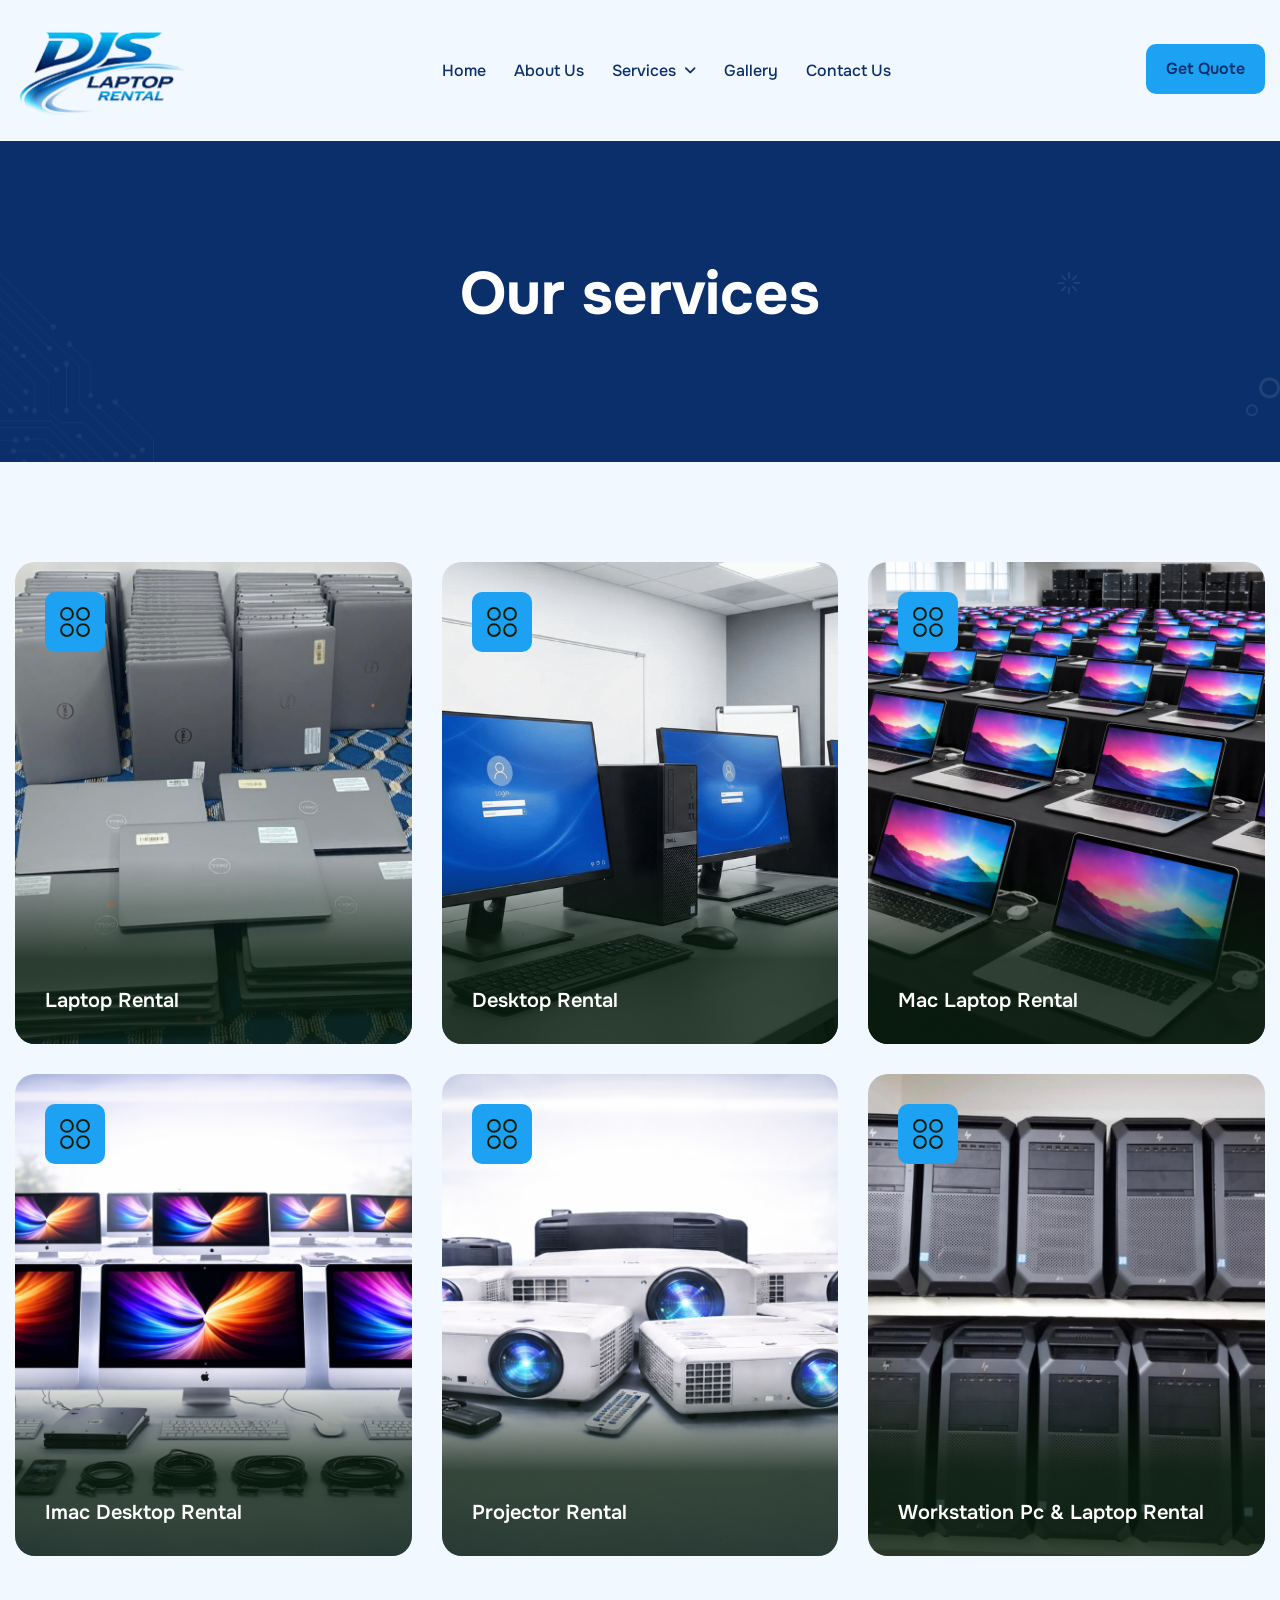
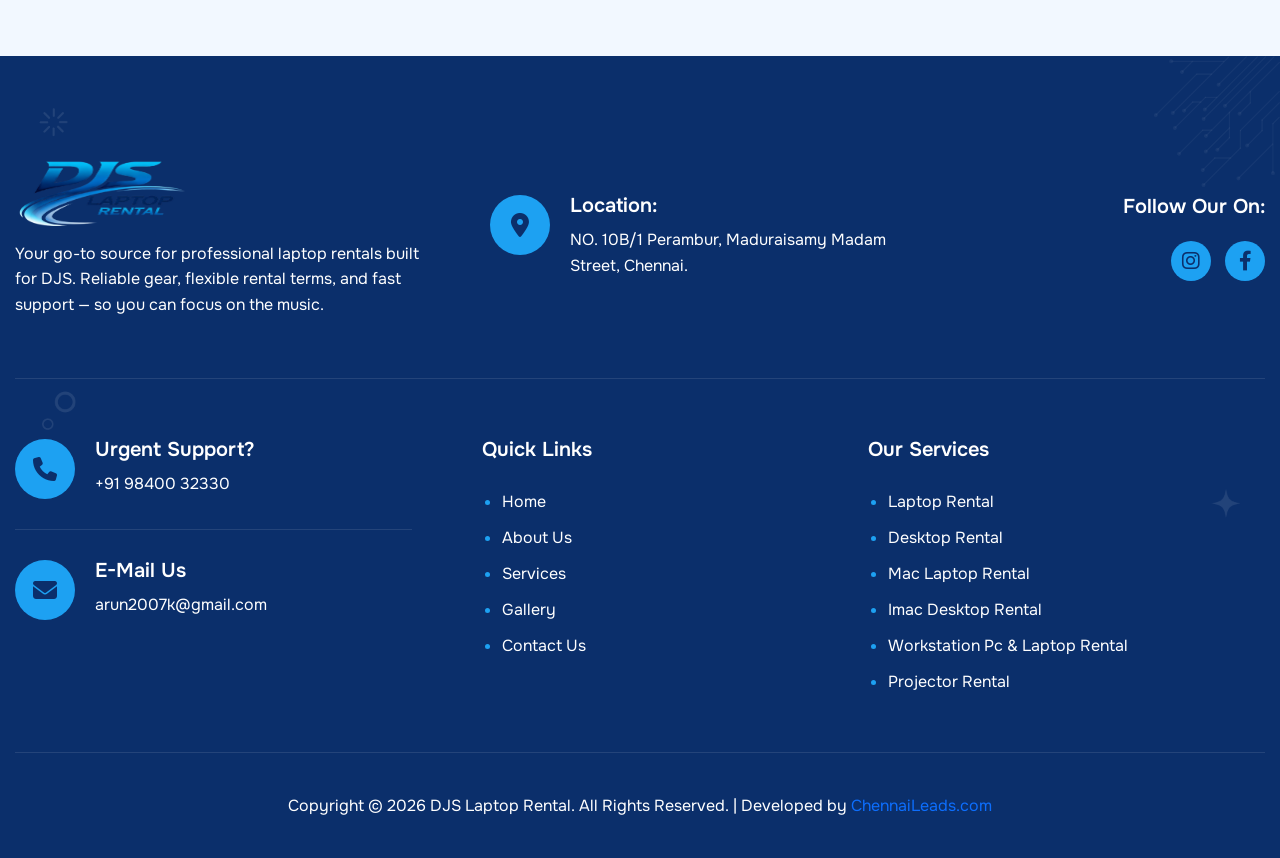
<file: services.html>
<!DOCTYPE html>
<html lang="zxx">

<!-- Mirrored from html.awaikenthemes.com/repairit/services.html by HTTrack Website Copier/3.x [XR&CO'2014], Thu, 16 Apr 2026 07:57:08 GMT -->
<head>
	<!-- Meta -->
	<meta charset="utf-8">
	<meta http-equiv="X-UA-Compatible" content="DJS Laptop Rental">
	<meta name="viewport" content="width=device-width, initial-scale=1.0, maximum-scale=1">
	<meta name="description" content="">
	<meta name="keywords" content="">
	<meta name="author" content="DJS Laptop Rental">
	<!-- Page Title -->
    <title>DJS Laptop Rental</title>
	<!-- Favicon Icon -->
	<!-- <link rel="shortcut icon" type="image/x-icon" href="images/favicon.png"> -->
	<!-- Google Fonts Css-->
	<link rel="preconnect" href="https://fonts.googleapis.com/">
    <link rel="preconnect" href="https://fonts.gstatic.com/" crossorigin>
    <link href="https://fonts.googleapis.com/css2?family=Onest:wght@100..900&amp;display=swap" rel="stylesheet">
	<!-- Bootstrap Css -->
	<link href="css/bootstrap.min.css" rel="stylesheet" media="screen">
	<!-- SlickNav Css -->
	<link href="css/slicknav.min.css" rel="stylesheet">
	<!-- Swiper Css -->
	<link rel="stylesheet" href="css/swiper-bundle.min.css">
	<!-- Font Awesome Icon Css-->
	<link href="css/all.min.css" rel="stylesheet" media="screen">
	<!-- Animated Css -->
	<link href="css/animate.css" rel="stylesheet">
    <!-- Magnific Popup Core Css File -->
	<link rel="stylesheet" href="css/magnific-popup.css">
	<!-- Mouse Cursor Css File -->
	<link rel="stylesheet" href="css/mousecursor.css">
	<!-- Main Custom Css -->
	<link href="css/custom.css" rel="stylesheet" media="screen">
</head>
<body>

    <!-- Preloader Start -->
	<!-- <div class="preloader">
		<div class="loading-container">
			<div class="loading"></div>
			<div id="loading-icon"><img src="images/loader.svg" alt=""></div>
		</div>
	</div> -->
	<!-- Preloader End -->

  <!-- Header Start -->
		<header class="main-header">
		<div class="header-sticky">
			<nav class="navbar navbar-expand-lg">
				<div class="container">
					<!-- Logo Start -->
					<a class="navbar-brand" href="index.html">
						<img src="images/logo1.png" style="height: 90px;" alt="Logo">
					</a>
					<!-- Logo End -->

					<!-- Main Menu Start -->
					<div class="collapse navbar-collapse main-menu">
                        <div class="nav-menu-wrapper">
                            <ul class="navbar-nav mr-auto" id="menu">
                                <li class="nav-item "><a class="nav-link" href="index.html">Home</a>
                                   
                                </li>                                
                                <li class="nav-item"><a class="nav-link" href="about.html">About Us</a></li>
                                <li class="nav-item submenu"><a class="nav-link" href="services.html">Services</a>
                                <ul>
                                        <li class="nav-item"><a class="nav-link" href="laprental.html">Laptop Rental</a></li>
                                       
                                         <li class="nav-item"><a class="nav-link" href="desktop.html">Desktop Rental</a></li>
                                       
                                        <li class="nav-item"><a class="nav-link" href="macbook.html">Mac Laptop Rental</a></li>
                                        <li class="nav-item"><a class="nav-link" href="imac.html"> Imac Desktop Rental</a></li>
 <li class="nav-item"><a class="nav-link" href="workstation.html">Workstation Pc & Laptop Rental</a></li>
                                        <li class="nav-item"><a class="nav-link" href="projector.html"> Projector Rental</a></li>

                                    </ul></li>
                                <!-- <li class="nav-item"><a class="nav-link" href="blog.html">Blog</a></li> -->
                                <li class="nav-item "><a class="nav-link" href="gallery.html">Gallery</a>
                                    
                                </li>
                                <li class="nav-item"><a class="nav-link" href="contact.html">Contact Us</a></li>
                            </ul>
                        </div>

                        <!-- Header Btn Start -->
                        <div class="header-btn">
                            <a href="contact.html" class="btn-default btn-highlighted">Get Quote</a>
                        </div>
                        <!-- Header Btn End -->                
					</div>
					<!-- Main Menu End -->
					<div class="navbar-toggle"></div>
				</div>
			</nav>
			<div class="responsive-menu"></div>
		</div>
	</header>
	<!-- Header End -->

    <!-- Page Header Start -->
    <div class="page-header dark-section">
        <div class="container">
            <div class="row align-items-center">
                <div class="col-lg-12">
                    <!-- Page Header Box Start -->
                    <div class="page-header-box">
                        <h1 class="text-anime-style-3" data-cursor="-opaque">Our services</h1>
                        <nav class="wow fadeInUp">
                            <!-- <ol class="breadcrumb">
                                <li class="breadcrumb-item"><a href="index.html">home</a></li>
                                <li class="breadcrumb-item active" aria-current="page">services</li>
                            </ol> -->
                        </nav>
                    </div>
                    <!-- Page Header Box End -->
                </div>
            </div>
        </div>
    </div>
    <!-- Page Header End -->

    <!-- Page Services Start -->
    <div class="page-services">
        <div class="container">
            <div class="row">
                <div class="col-lg-4 col-md-6">
                    <!-- Service Item Start -->
                    <div class="service-item wow fadeInUp">
                        <!-- Service Image Start -->
                        <div class="service-image">
                            <a href="laprental.html" data-cursor-text="View">
                                <figure class="image-anime">
                                    <img src="images/12.jpeg" alt="">
                                </figure>
                            </a>
                        </div>
                        <!-- Service Image End -->
            
                        <!-- Icon Box Start -->
                        <div class="icon-box">
                            <img src="images/icon-service-item-4.svg" alt="">
                        </div>
                        <!-- Icon Box End -->
            
                        <!-- Service Body Start -->
                        <div class="service-body">
                            <!-- Service Content Start -->
                            <div class="service-content">
                                <h3><a href="laprental.html">Laptop Rental</a></h3>	
                            </div>
                            <!-- Service Content End -->
            
                            <!-- Service Readmore Button Start -->
                            <div class="service-readmore-btn">
                                <a href="laprental.html" class="readmore-btn">read more</a>
                            </div>
                            <!-- Service Readmore Button End -->
                        </div>
                        <!-- Service Body End -->                 
                    </div>
                    <!-- Service Item End -->
                </div>
            
                <div class="col-lg-4 col-md-6">
                    <!-- Service Item Start -->
                    <div class="service-item wow fadeInUp" data-wow-delay="0.2s">
                        <!-- Service Image Start -->
                        <div class="service-image">
                            <a href="desktop.html" data-cursor-text="View">
                                <figure class="image-anime">
                                    <img src="images/desk1.webp" alt="">
                                </figure>
                            </a>
                        </div>
                        <!-- Service Image End -->
            
                        <!-- Icon Box Start -->
                        <div class="icon-box">
                            <img src="images/icon-service-item-4.svg" alt="">
                        </div>
                        <!-- Icon Box End -->
            
                        <!-- Service Body Start -->
                        <div class="service-body">
                            <!-- Service Content Start -->
                            <div class="service-content">
                                <h3><a href="desktop.html">Desktop Rental</a></h3>	
                            </div>
                            <!-- Service Content End -->
            
                            <!-- Service Readmore Button Start -->
                            <div class="service-readmore-btn">
                                <a href="desktop.html" class="readmore-btn">read more</a>
                            </div>
                            <!-- Service Readmore Button End -->
                        </div>
                        <!-- Service Body End -->                 
                    </div>
                    <!-- Service Item End -->
                </div>
            
                <div class="col-lg-4 col-md-6">
                    <!-- Service Item Start -->
                    <div class="service-item wow fadeInUp" data-wow-delay="0.4s">
                        <!-- Service Image Start -->
                        <div class="service-image">
                            <a href="macbook.html" data-cursor-text="View">
                                <figure class="image-anime">
                                    <img src="images/mac3.png" alt="">
                                </figure>
                            </a>
                        </div>
                        <!-- Service Image End -->
            
                        <!-- Icon Box Start -->
                        <div class="icon-box">
                            <img src="images/icon-service-item-4.svg" alt="">
                        </div>
                        <!-- Icon Box End -->
            
                        <!-- Service Body Start -->
                        <div class="service-body">
                            <!-- Service Content Start -->
                            <div class="service-content">
                                <h3><a href="macbook.html">Mac Laptop Rental</a></h3>	
                            </div>
                            <!-- Service Content End -->
            
                            <!-- Service Readmore Button Start -->
                            <div class="service-readmore-btn">
                                <a href="macbook.html" class="readmore-btn">read more</a>
                            </div>
                            <!-- Service Readmore Button End -->
                        </div>
                        <!-- Service Body End -->                 
                    </div>
                    <!-- Service Item End -->
                </div>

                <div class="col-lg-4 col-md-6">
                    <!-- Service Item Start -->
                    <div class="service-item wow fadeInUp" data-wow-delay="0.6s">
                        <!-- Service Image Start -->
                        <div class="service-image">
                            <a href="imac.html" data-cursor-text="View">
                                <figure class="image-anime">
                                    <img src="images/Imac1.jpg" alt="">
                                </figure>
                            </a>
                        </div>
                        <!-- Service Image End -->
            
                        <!-- Icon Box Start -->
                        <div class="icon-box">
                            <img src="images/icon-service-item-4.svg" alt="">
                        </div>
                        <!-- Icon Box End -->
            
                        <!-- Service Body Start -->
                        <div class="service-body">
                            <!-- Service Content Start -->
                            <div class="service-content">
                                <h3><a href="imac.html">Imac Desktop Rental</a></h3>	
                            </div>
                            <!-- Service Content End -->
            
                            <!-- Service Readmore Button Start -->
                            <div class="service-readmore-btn">
                                <a href="imac.html" class="readmore-btn">read more</a>
                            </div>
                            <!-- Service Readmore Button End -->
                        </div>
                        <!-- Service Body End -->                 
                    </div>
                    <!-- Service Item End -->
                </div>

  <div class="col-lg-4 col-md-6">
                    <!-- Service Item Start -->
                    <div class="service-item wow fadeInUp" data-wow-delay="0.6s">
                        <!-- Service Image Start -->
                        <div class="service-image">
                            <a href="projector.html" data-cursor-text="View">
                                <figure class="image-anime">
                                    <img src="images/proje2.png" alt="">
                                </figure>
                            </a>
                        </div>
                        <!-- Service Image End -->
            
                        <!-- Icon Box Start -->
                        <div class="icon-box">
                            <img src="images/icon-service-item-4.svg" alt="">
                        </div>
                        <!-- Icon Box End -->
            
                        <!-- Service Body Start -->
                        <div class="service-body">
                            <!-- Service Content Start -->
                            <div class="service-content">
                                <h3><a href="projector.html">Projector Rental</a></h3>	
                            </div>
                            <!-- Service Content End -->
            
                            <!-- Service Readmore Button Start -->
                            <div class="service-readmore-btn">
                                <a href="projector.html" class="readmore-btn">read more</a>
                            </div>
                            <!-- Service Readmore Button End -->
                        </div>
                        <!-- Service Body End -->                 
                    </div>
                    <!-- Service Item End -->
                </div>
<div class="col-lg-4 col-md-6">
                    <!-- Service Item Start -->
                    <div class="service-item wow fadeInUp" data-wow-delay="0.6s">
                        <!-- Service Image Start -->
                        <div class="service-image">
                            <a href="workstation.html" data-cursor-text="View">
                                <figure class="image-anime">
                                    <img src="images/work3.jpeg" alt="">
                                </figure>
                            </a>
                        </div>
                        <!-- Service Image End -->
            
                        <!-- Icon Box Start -->
                        <div class="icon-box">
                            <img src="images/icon-service-item-4.svg" alt="">
                        </div>
                        <!-- Icon Box End -->
            
                        <!-- Service Body Start -->
                        <div class="service-body">
                            <!-- Service Content Start -->
                            <div class="service-content">
                                <h3><a href="workstation.html">Workstation Pc & Laptop Rental</a></h3>	
                            </div>
                            <!-- Service Content End -->
            
                            <!-- Service Readmore Button Start -->
                            <div class="service-readmore-btn">
                                <a href="workstation.html" class="readmore-btn">read more</a>
                            </div>
                            <!-- Service Readmore Button End -->
                        </div>
                        <!-- Service Body End -->                 
                    </div>
                    <!-- Service Item End -->
                </div>
            </div>            
        </div>
    </div>
    <!-- Page Services End -->

    

    
 
    
        <!-- Footer Main Start -->
    <footer class="main-footer dark-section">
        <div class="container">
            <div class="row">
                <div class="col-md-12">
                    <!-- Footer Header start -->
                    <div class="footer-header">
                        <!-- About Footer Start -->
                        <div class="about-footer order-1">
                            <!-- Footer Logo Start -->
                            <div class="footer-logo">
                                <img src="images/logo1.png" style="height: 70px;" alt="">
                            </div>
                            <!-- Footer Logo End -->
                            
                            <!-- About Footer Content Start -->
                           <div class="about-footer-content">
    <p>Your go-to source for professional laptop rentals built for DJS. Reliable gear, flexible rental terms, and fast support — so you can focus on the music.</p>
</div>
                            <!-- About Footer Content End -->
                        </div>
                        <!-- About Footer End -->
                        
                        <!-- Footer Contact Box Start -->
                        <div class="footer-contact-box order-lg-2  order-md-2  order-3">
                            <!-- Footer Contact Item Start -->
                            <div class="footer-contact-item">
                                <div class="icon-box">
                                    <i class="fa-solid fa-location-dot"></i>
                                </div>
                                <div class="footer-contact-item-content">
                                    <h3>Location:</h3>
                                    <p>NO. 10B/1 Perambur, Maduraisamy
Madam Street, Chennai.</p>
                                </div>
                            </div>
                            <!-- Footer Contact Item End -->
                        </div>                        
                        <!-- Footer Contact Box End -->

                        <!-- Footer Social Links Start -->
                        <div class="footer-social-links order-lg-3  order-md-3  order-2">
                            <span>Follow Our On:</span>
                            <ul>
                                <li><a href="#"><i class="fa-brands fa-instagram"></i></a></li>
                                <li><a href="#"><i class="fa-brands fa-facebook-f"></i></a></li>
                               
                            </ul>
                        </div>
                        <!-- Footer Social Links End -->
                    </div>
                    <!-- Footer Header End -->                   
                </div>

                <div class="col-lg-4 col-md-5">
                    <!-- Footer Contact Box Start -->
                    <div class="footer-contact-box">
                        <!-- Footer Contact Item Start -->
                        <div class="footer-contact-item">
                            <div class="icon-box">
                                <i class="fa-solid fa-phone"></i>
                            </div>
                            <div class="footer-contact-item-content">
                                <h3>Urgent Support?</h3>
                                <p><a href="tel:+919840032330">+91 98400 32330</a></p>
                            </div>
                        </div>
                        <!-- Footer Contact Item End -->
                        
                        <!-- Footer Contact Item Start -->
                        <div class="footer-contact-item">
                            <div class="icon-box">
                                <i class="fa-solid fa-envelope"></i>
                            </div>
                            <div class="footer-contact-item-content">
                                <h3>E-mail Us</h3>
                                <p><a href="mailto:arun2007k@gmail.com">arun2007k@gmail.com</a></p>
                            </div>
                        </div>
                        <!-- Footer Contact Item End -->
                    </div>
                    <!-- Footer Contact Box End -->
                </div>

                <div class="col-lg-4 col-md-3 col-6">
                    <!-- Footer Links Start -->
                    <div class="footer-links quick-links">
                        <h3>quick links</h3>
                        <ul>
                            <li><a href="index.html">Home</a></li>
                            <li><a href="about.html">About us</a></li>
                                                        <li><a href="services.html">Services</a></li>

                            <li><a href="gallery.html">Gallery</a></li>

                            <li><a href="contact.html">contact us</a></li>
                        </ul>
                    </div>
                    <!-- Footer Links End -->	
                </div>

                <div class="col-lg-4 col-md-4">
                    <!-- Footer Links Start -->
                    <div class="footer-links">
                        <h3>Our Services</h3>
                        <ul>
                            <li><a href="laprental.html">Laptop Rental</a></li>
                            <li><a href="desktop.html">Desktop Rental</a></li>
                            <li><a href="macbook.html">Mac Laptop Rental</a></li>
                            <li><a href="imac.html">Imac Desktop Rental</a></li>
                            <li><a href="workstation.html">Workstation Pc & Laptop Rental</a></li>
                            <li><a href="projector.html">Projector Rental</a></li>
                        </ul>
                    </div>
                    <!-- Footer Links End -->	
                </div>               


                <div class="col-lg-12">
                    <!-- Footer Copyright Text Start -->
                  <div class="footer-copyright-text">
    <p>Copyright © <script>document.write(new Date().getFullYear())</script> DJS Laptop Rental. All Rights Reserved. | Developed by <a href="https://chennaileads.com" target="_blank" rel="noopener noreferrer">ChennaiLeads.com</a></p>
</div>
                    <!-- Footer Copyright Text End -->
                </div>
            </div>
        </div>
    </footer>
    <!-- Footer Main End -->

    <!-- Jquery Library File -->
    <script src="js/jquery-3.7.1.min.js"></script>
    <!-- Bootstrap js file -->
    <script src="js/bootstrap.min.js"></script>
    <!-- Validator js file -->
    <script src="js/validator.min.js"></script>
    <!-- SlickNav js file -->
    <script src="js/jquery.slicknav.js"></script>
    <!-- Swiper js file -->
    <script src="js/swiper-bundle.min.js"></script>
    <!-- Counter js file -->
    <script src="js/jquery.waypoints.min.js"></script>
    <script src="js/jquery.counterup.min.js"></script>
    <!-- Isotop js file -->
	<script src="js/isotope.min.js"></script>
    <!-- Magnific js file -->
    <script src="js/jquery.magnific-popup.min.js"></script>
    <!-- SmoothScroll -->
    <script src="js/SmoothScroll.js"></script>
    <!-- Parallax js -->
    <script src="js/parallaxie.js"></script>
    <!-- MagicCursor js file -->
    <script src="js/gsap.min.js"></script>
    <script src="js/magiccursor.js"></script>
    <!-- Text Effect js file -->
    <script src="js/SplitText.js"></script>
    <script src="js/ScrollTrigger.min.js"></script>
    <!-- YTPlayer js File -->
    <script src="js/jquery.mb.YTPlayer.min.js"></script>
    <!-- Wow js file -->
    <script src="js/wow.min.js"></script>
    <!-- Main Custom js file -->
    <script src="js/function.js"></script>
</body>

<!-- Mirrored from html.awaikenthemes.com/repairit/services.html by HTTrack Website Copier/3.x [XR&CO'2014], Thu, 16 Apr 2026 07:57:10 GMT -->
</html>
</file>
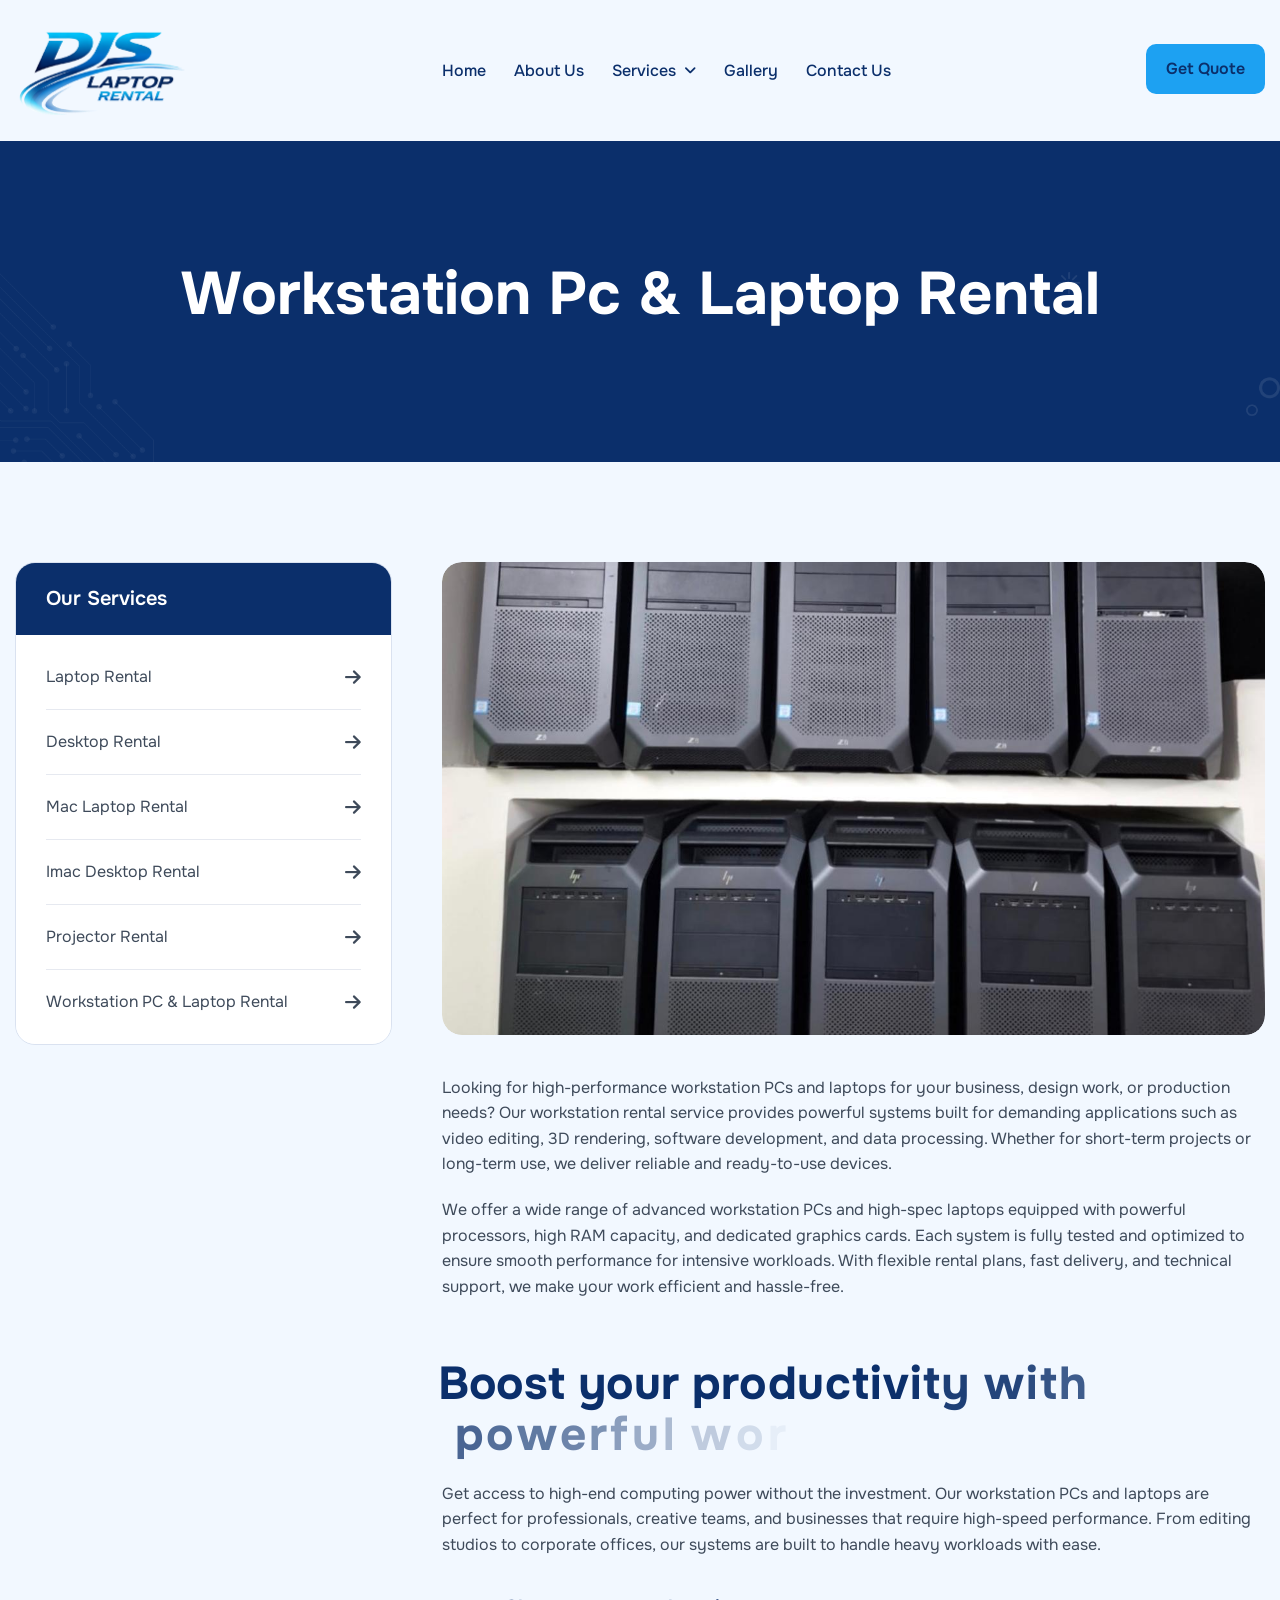
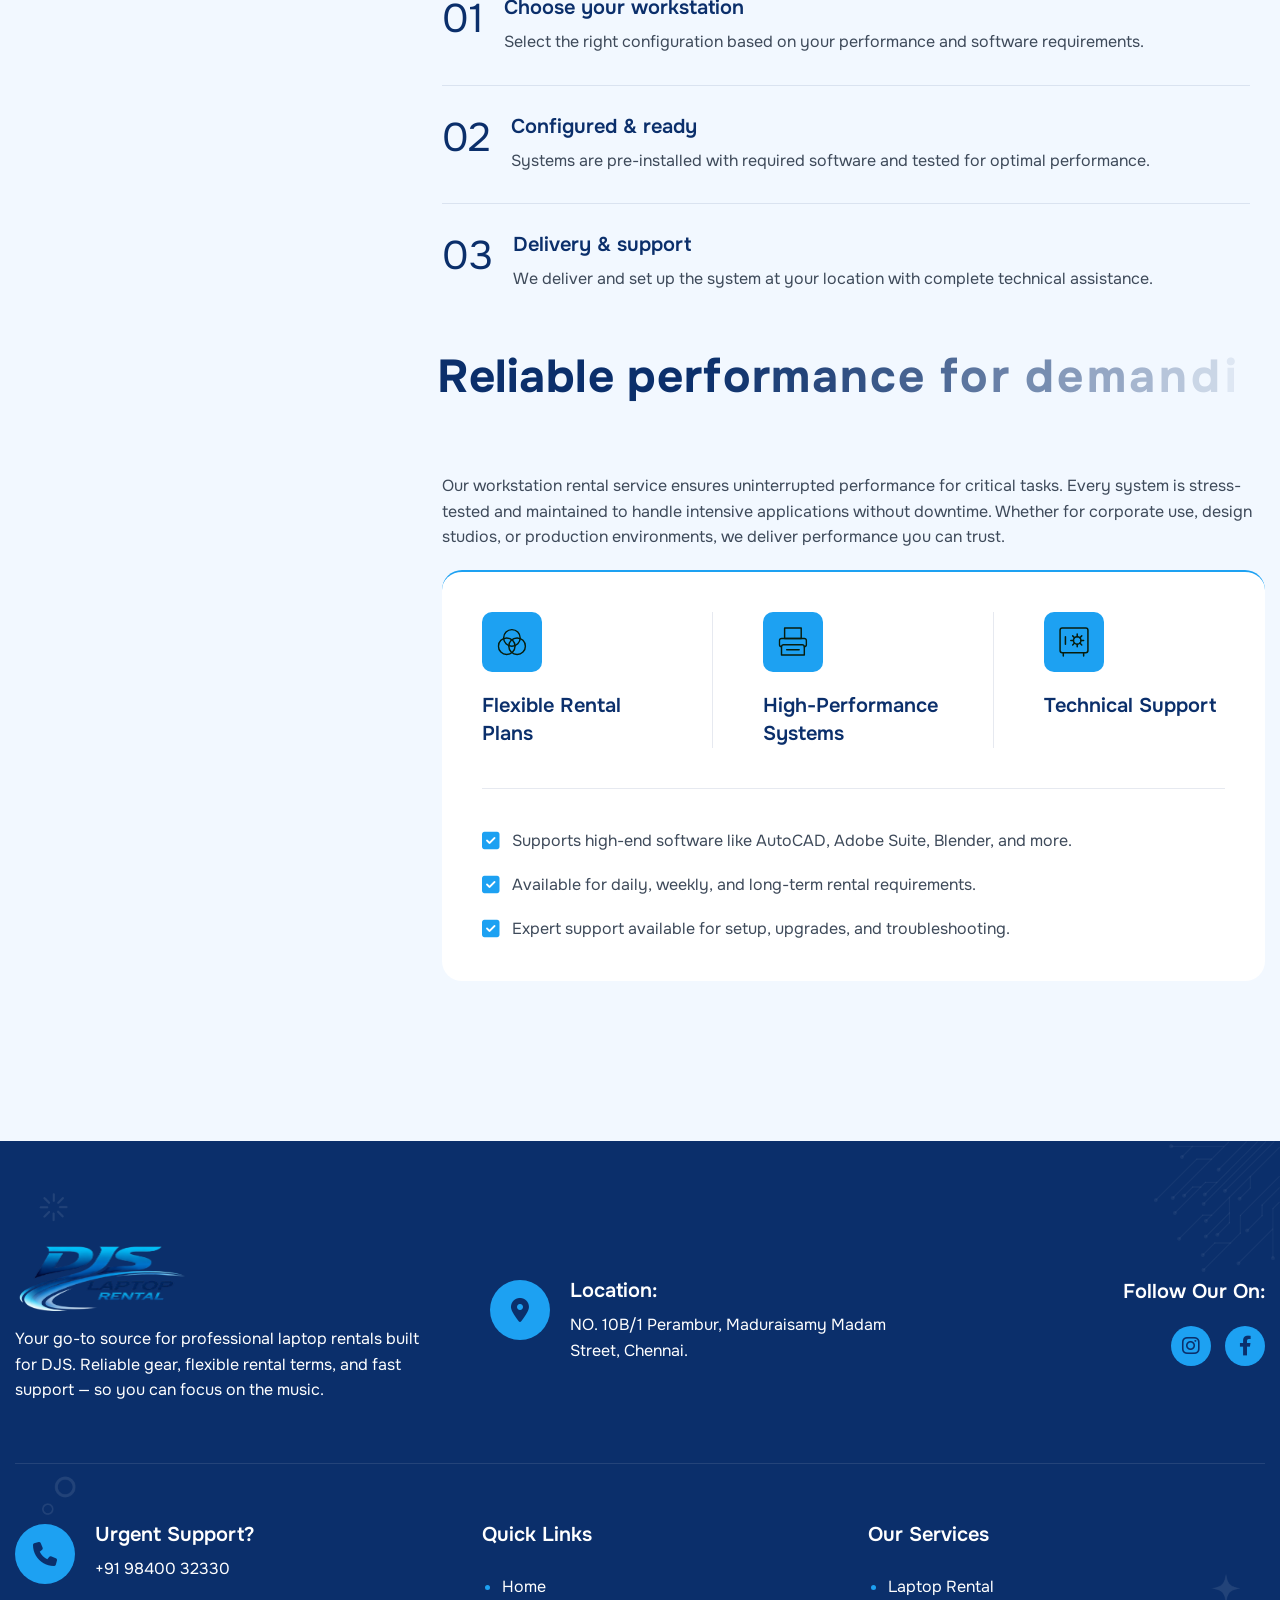
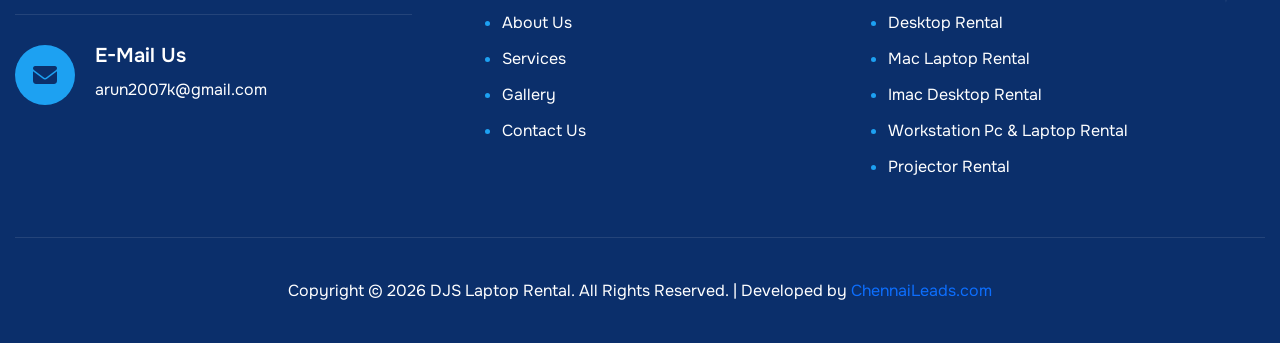
<file: workstation.html>
<!DOCTYPE html>
<html lang="zxx">

<!-- Mirrored from html.awaikenthemes.com/repairit/services.html by HTTrack Website Copier/3.x [XR&CO'2014], Thu, 16 Apr 2026 07:57:08 GMT -->
<head>
	<!-- Meta -->
	<meta charset="utf-8">
	<meta http-equiv="X-UA-Compatible" content="DJS Laptop Rental">
	<meta name="viewport" content="width=device-width, initial-scale=1.0, maximum-scale=1">
	<meta name="description" content="">
	<meta name="keywords" content="">
	<meta name="author" content="DJS Laptop Rental">
	<!-- Page Title -->
    <title>DJS Laptop Rental</title>
	<!-- Favicon Icon -->
	<!-- <link rel="shortcut icon" type="image/x-icon" href="images/favicon.png"> -->
	<!-- Google Fonts Css-->
	<link rel="preconnect" href="https://fonts.googleapis.com/">
    <link rel="preconnect" href="https://fonts.gstatic.com/" crossorigin>
    <link href="https://fonts.googleapis.com/css2?family=Onest:wght@100..900&amp;display=swap" rel="stylesheet">
	<!-- Bootstrap Css -->
	<link href="css/bootstrap.min.css" rel="stylesheet" media="screen">
	<!-- SlickNav Css -->
	<link href="css/slicknav.min.css" rel="stylesheet">
	<!-- Swiper Css -->
	<link rel="stylesheet" href="css/swiper-bundle.min.css">
	<!-- Font Awesome Icon Css-->
	<link href="css/all.min.css" rel="stylesheet" media="screen">
	<!-- Animated Css -->
	<link href="css/animate.css" rel="stylesheet">
    <!-- Magnific Popup Core Css File -->
	<link rel="stylesheet" href="css/magnific-popup.css">
	<!-- Mouse Cursor Css File -->
	<link rel="stylesheet" href="css/mousecursor.css">
	<!-- Main Custom Css -->
	<link href="css/custom.css" rel="stylesheet" media="screen">
</head>
<body>

    <!-- Preloader Start -->
	<!-- <div class="preloader">
		<div class="loading-container">
			<div class="loading"></div>
			<div id="loading-icon"><img src="images/loader.svg" alt=""></div>
		</div>
	</div> -->
	<!-- Preloader End -->

 <!-- Header Start -->
		<header class="main-header">
		<div class="header-sticky">
			<nav class="navbar navbar-expand-lg">
				<div class="container">
					<!-- Logo Start -->
					<a class="navbar-brand" href="index.html">
						<img src="images/logo1.png" style="height: 90px;" alt="Logo">
					</a>
					<!-- Logo End -->

					<!-- Main Menu Start -->
					<div class="collapse navbar-collapse main-menu">
                        <div class="nav-menu-wrapper">
                            <ul class="navbar-nav mr-auto" id="menu">
                                <li class="nav-item "><a class="nav-link" href="index.html">Home</a>
                                   
                                </li>                                
                                <li class="nav-item"><a class="nav-link" href="about.html">About Us</a></li>
                                <li class="nav-item submenu"><a class="nav-link" href="services.html">Services</a>
                                <ul>
                                        <li class="nav-item"><a class="nav-link" href="laprental.html">Laptop Rental</a></li>
                                       
                                         <li class="nav-item"><a class="nav-link" href="desktop.html">Desktop Rental</a></li>
                                       
                                        <li class="nav-item"><a class="nav-link" href="macbook.html">Mac Laptop Rental</a></li>
                                        <li class="nav-item"><a class="nav-link" href="imac.html"> Imac Desktop Rental</a></li>
 <li class="nav-item"><a class="nav-link" href="workstation.html">Workstation Pc & Laptop Rental</a></li>
                                        <li class="nav-item"><a class="nav-link" href="projector.html"> Projector Rental</a></li>

                                    </ul></li>
                                <!-- <li class="nav-item"><a class="nav-link" href="blog.html">Blog</a></li> -->
                                <li class="nav-item "><a class="nav-link" href="gallery.html">Gallery</a>
                                    
                                </li>
                                <li class="nav-item"><a class="nav-link" href="contact.html">Contact Us</a></li>
                            </ul>
                        </div>

                        <!-- Header Btn Start -->
                        <div class="header-btn">
                            <a href="contact.html" class="btn-default btn-highlighted">Get Quote</a>
                        </div>
                        <!-- Header Btn End -->                
					</div>
					<!-- Main Menu End -->
					<div class="navbar-toggle"></div>
				</div>
			</nav>
			<div class="responsive-menu"></div>
		</div>
	</header>
	<!-- Header End -->

    <!-- Page Header Start -->
    <div class="page-header dark-section">
        <div class="container">
            <div class="row align-items-center">
                <div class="col-lg-12">
                    <!-- Page Header Box Start -->
                    <div class="page-header-box">
                        <h1 class="text-anime-style-3" data-cursor="-opaque">Workstation Pc & Laptop Rental</h1>
                        <nav class="wow fadeInUp">
                            <!-- <ol class="breadcrumb">
                                <li class="breadcrumb-item"><a href="index.html">home</a></li>
                                <li class="breadcrumb-item active" aria-current="page">services</li>
                            </ol> -->
                        </nav>
                    </div>
                    <!-- Page Header Box End -->
                </div>
            </div>
        </div>
    </div>
    <!-- Page Header End -->

   <!-- Page Service Single Start -->
    <div class="page-service-single">
        <div class="container">
            <div class="row">
                <div class="col-lg-4">
                    <!-- Page Single Sidebar Start -->
                    <div class="page-single-sidebar">
                        <!-- Page Category List Start -->
                        <div class="page-catagery-list wow fadeInUp">
                            <h3>Our Services</h3>
                            <ul>
                              <li><a href="laprental.html">Laptop Rental</a></li>
                            <li><a href="desktop.html">Desktop Rental</a></li>
                            <li><a href="macbook.html">Mac Laptop Rental</a></li>
                            <li><a href="imac.html">Imac Desktop Rental</a></li>
                            <li><a href="projector.html">Projector Rental</a></li>
                            <li><a href="workstation.html">Workstation PC & Laptop Rental</a></li>

                        </ul>
                        </div>
                        <!-- Page Category List End -->
                        
                        <!-- Sidebar CTA Box Start -->
                        <div class="faqs-review-box sidebar-cta-box">
                            <!-- FAQs Review Body Start -->
                           

                            <!-- FAQs Review Footer Start -->
                            <!-- <div class="faqs-review-footer">
                                <a href="tel:+125125025"><i class="fa-solid fa-phone"></i> +91 - 125-125-025</a>
                            </div> -->
                            <!-- FAQs Review Footer End -->
                        </div>
                        <!-- Sidebar CTA Box End -->
                    </div>
                    <!-- Page Single Sidebar End -->
                </div>  
<div class="col-lg-8">

    <div class="service-single-contemt">

        <!-- Image -->
        <div class="page-single-image">
            <figure class="image-anime reveal">
             <img src="images/work3.jpeg" alt="">
            </figure>
        </div>

        <!-- Content -->
        <div class="service-entry">

            <p class="wow fadeInUp">
                Looking for high-performance workstation PCs and laptops for your business, design work, or production needs? Our workstation rental service provides powerful systems built for demanding applications such as video editing, 3D rendering, software development, and data processing. Whether for short-term projects or long-term use, we deliver reliable and ready-to-use devices.
            </p>

            <p class="wow fadeInUp" data-wow-delay="0.2s">
                We offer a wide range of advanced workstation PCs and high-spec laptops equipped with powerful processors, high RAM capacity, and dedicated graphics cards. Each system is fully tested and optimized to ensure smooth performance for intensive workloads. With flexible rental plans, fast delivery, and technical support, we make your work efficient and hassle-free.
            </p>

            <!-- Power Box -->
            <div class="service-power-up-box">
                <h2 class="text-anime-style-3">Boost your productivity with powerful workstations</h2>

                <p class="wow fadeInUp">
                    Get access to high-end computing power without the investment. Our workstation PCs and laptops are perfect for professionals, creative teams, and businesses that require high-speed performance. From editing studios to corporate offices, our systems are built to handle heavy workloads with ease.
                </p>

                <div class="service-power-image-steps">

                    <div class="service-power-steps">

                        <!-- Step 1 -->
                        <div class="service-power-step-item wow fadeInUp" data-wow-delay="0.2s">
                            <div class="service-power-step-no"><h2>01</h2></div>
                            <div class="service-power-step-content">
                                <h3>Choose your workstation</h3>
                                <p>Select the right configuration based on your performance and software requirements.</p>
                            </div>
                        </div>

                        <!-- Step 2 -->
                        <div class="service-power-step-item wow fadeInUp" data-wow-delay="0.4s">
                            <div class="service-power-step-no"><h2>02</h2></div>
                            <div class="service-power-step-content">
                                <h3>Configured & ready</h3>
                                <p>Systems are pre-installed with required software and tested for optimal performance.</p>
                            </div>
                        </div>

                        <!-- Step 3 -->
                        <div class="service-power-step-item wow fadeInUp" data-wow-delay="0.6s">
                            <div class="service-power-step-no"><h2>03</h2></div>
                            <div class="service-power-step-content">
                                <h3>Delivery & support</h3>
                                <p>We deliver and set up the system at your location with complete technical assistance.</p>
                            </div>
                        </div>

                    </div>

                </div>
            </div>

            <!-- Reliable Box -->
            <div class="service-reliable-box">
                <h2 class="text-anime-style-3">Reliable performance for demanding workloads</h2>

                <p class="wow fadeInUp">
                    Our workstation rental service ensures uninterrupted performance for critical tasks. Every system is stress-tested and maintained to handle intensive applications without downtime. Whether for corporate use, design studios, or production environments, we deliver performance you can trust.
                </p>

                <div class="service-reliable-item-box">

                    <div class="service-reliable-item-list">

                        <div class="excellence-item wow fadeInUp" data-wow-delay="0.2s">
                            <div class="icon-box">
                                <img src="images/icon-excellence-1.svg" alt="">
                            </div>
                            <div class="excellence-item-content">
                                <h3>Flexible rental plans</h3>
                            </div>
                        </div>

                        <div class="excellence-item wow fadeInUp" data-wow-delay="0.4s">
                            <div class="icon-box">
                                <img src="images/icon-excellence-2.svg" alt="">
                            </div>
                            <div class="excellence-item-content">
                                <h3>High-performance systems</h3>
                            </div>
                        </div>

                        <div class="excellence-item wow fadeInUp" data-wow-delay="0.6s">
                            <div class="icon-box">
                                <img src="images/icon-excellence-3.svg" alt="">
                            </div>
                            <div class="excellence-item-content">
                                <h3>Technical support</h3>
                            </div>
                        </div>

                    </div>

                    <ul class="wow fadeInUp" data-wow-delay="0.8s">
                        <li>Supports high-end software like AutoCAD, Adobe Suite, Blender, and more.</li>
                        <li>Available for daily, weekly, and long-term rental requirements.</li>
                        <li>Expert support available for setup, upgrades, and troubleshooting.</li>
                    </ul>

                </div>

            </div>

        </div>

    </div>

</div>
            </div>
        </div>
    </div>
    <!-- Page Service Single End -->

   
    
     
       <!-- Footer Main Start -->
    <footer class="main-footer dark-section">
        <div class="container">
            <div class="row">
                <div class="col-md-12">
                    <!-- Footer Header start -->
                    <div class="footer-header">
                        <!-- About Footer Start -->
                        <div class="about-footer order-1">
                            <!-- Footer Logo Start -->
                            <div class="footer-logo">
                                <img src="images/logo1.png" style="height: 70px;" alt="">
                            </div>
                            <!-- Footer Logo End -->
                            
                            <!-- About Footer Content Start -->
                           <div class="about-footer-content">
    <p>Your go-to source for professional laptop rentals built for DJS. Reliable gear, flexible rental terms, and fast support — so you can focus on the music.</p>
</div>
                            <!-- About Footer Content End -->
                        </div>
                        <!-- About Footer End -->
                        
                        <!-- Footer Contact Box Start -->
                        <div class="footer-contact-box order-lg-2  order-md-2  order-3">
                            <!-- Footer Contact Item Start -->
                            <div class="footer-contact-item">
                                <div class="icon-box">
                                    <i class="fa-solid fa-location-dot"></i>
                                </div>
                                <div class="footer-contact-item-content">
                                    <h3>Location:</h3>
                                    <p>NO. 10B/1 Perambur, Maduraisamy
Madam Street, Chennai.</p>
                                </div>
                            </div>
                            <!-- Footer Contact Item End -->
                        </div>                        
                        <!-- Footer Contact Box End -->

                        <!-- Footer Social Links Start -->
                        <div class="footer-social-links order-lg-3  order-md-3  order-2">
                            <span>Follow Our On:</span>
                            <ul>
                                <li><a href="#"><i class="fa-brands fa-instagram"></i></a></li>
                                <li><a href="#"><i class="fa-brands fa-facebook-f"></i></a></li>
                               
                            </ul>
                        </div>
                        <!-- Footer Social Links End -->
                    </div>
                    <!-- Footer Header End -->                   
                </div>

                <div class="col-lg-4 col-md-5">
                    <!-- Footer Contact Box Start -->
                    <div class="footer-contact-box">
                        <!-- Footer Contact Item Start -->
                        <div class="footer-contact-item">
                            <div class="icon-box">
                                <i class="fa-solid fa-phone"></i>
                            </div>
                            <div class="footer-contact-item-content">
                                <h3>Urgent Support?</h3>
                                <p><a href="tel:+919840032330">+91 98400 32330</a></p>
                            </div>
                        </div>
                        <!-- Footer Contact Item End -->
                        
                        <!-- Footer Contact Item Start -->
                        <div class="footer-contact-item">
                            <div class="icon-box">
                                <i class="fa-solid fa-envelope"></i>
                            </div>
                            <div class="footer-contact-item-content">
                                <h3>E-mail Us</h3>
                                <p><a href="mailto:arun2007k@gmail.com">arun2007k@gmail.com</a></p>
                            </div>
                        </div>
                        <!-- Footer Contact Item End -->
                    </div>
                    <!-- Footer Contact Box End -->
                </div>

                <div class="col-lg-4 col-md-3 col-6">
                    <!-- Footer Links Start -->
                    <div class="footer-links quick-links">
                        <h3>quick links</h3>
                        <ul>
                            <li><a href="index.html">Home</a></li>
                            <li><a href="about.html">About us</a></li>
                                                        <li><a href="services.html">Services</a></li>

                            <li><a href="gallery.html">Gallery</a></li>

                            <li><a href="contact.html">contact us</a></li>
                        </ul>
                    </div>
                    <!-- Footer Links End -->	
                </div>

                <div class="col-lg-4 col-md-4">
                    <!-- Footer Links Start -->
                    <div class="footer-links">
                        <h3>Our Services</h3>
                        <ul>
                            <li><a href="laprental.html">Laptop Rental</a></li>
                            <li><a href="desktop.html">Desktop Rental</a></li>
                            <li><a href="macbook.html">Mac Laptop Rental</a></li>
                            <li><a href="imac.html">Imac Desktop Rental</a></li>
                            <li><a href="workstation.html">Workstation Pc & Laptop Rental</a></li>
                            <li><a href="projector.html">Projector Rental</a></li>
                        </ul>
                    </div>
                    <!-- Footer Links End -->	
                </div>               


                <div class="col-lg-12">
                    <!-- Footer Copyright Text Start -->
                  <div class="footer-copyright-text">
    <p>Copyright © <script>document.write(new Date().getFullYear())</script> DJS Laptop Rental. All Rights Reserved. | Developed by <a href="https://chennaileads.com" target="_blank" rel="noopener noreferrer">ChennaiLeads.com</a></p>
</div>
                    <!-- Footer Copyright Text End -->
                </div>
            </div>
        </div>
    </footer>
    <!-- Footer Main End -->

    <!-- Jquery Library File -->
    <script src="js/jquery-3.7.1.min.js"></script>
    <!-- Bootstrap js file -->
    <script src="js/bootstrap.min.js"></script>
    <!-- Validator js file -->
    <script src="js/validator.min.js"></script>
    <!-- SlickNav js file -->
    <script src="js/jquery.slicknav.js"></script>
    <!-- Swiper js file -->
    <script src="js/swiper-bundle.min.js"></script>
    <!-- Counter js file -->
    <script src="js/jquery.waypoints.min.js"></script>
    <script src="js/jquery.counterup.min.js"></script>
    <!-- Isotop js file -->
	<script src="js/isotope.min.js"></script>
    <!-- Magnific js file -->
    <script src="js/jquery.magnific-popup.min.js"></script>
    <!-- SmoothScroll -->
    <script src="js/SmoothScroll.js"></script>
    <!-- Parallax js -->
    <script src="js/parallaxie.js"></script>
    <!-- MagicCursor js file -->
    <script src="js/gsap.min.js"></script>
    <script src="js/magiccursor.js"></script>
    <!-- Text Effect js file -->
    <script src="js/SplitText.js"></script>
    <script src="js/ScrollTrigger.min.js"></script>
    <!-- YTPlayer js File -->
    <script src="js/jquery.mb.YTPlayer.min.js"></script>
    <!-- Wow js file -->
    <script src="js/wow.min.js"></script>
    <!-- Main Custom js file -->
    <script src="js/function.js"></script>
</body>

<!-- Mirrored from html.awaikenthemes.com/repairit/services.html by HTTrack Website Copier/3.x [XR&CO'2014], Thu, 16 Apr 2026 07:57:10 GMT -->
</html>
</file>
<file: css/custom.css>
/* ----------------------------------------------------------------------------------------
* Author        : Awaiken
* Template Name : Repairit - Mobile & Computer Repair Services HTML Template
* File          : CSS File
* Version       : 1.0
* ---------------------------------------------------------------------------------------- */
/* INDEX
----------------------------------------------------------------------------------------
01. Global Variables
02. General css
03. Header css
04. Hero css
05. Our Scrolling Ticker css
06. About Us css
07. Our Services css
08. Our Protection css
09. Why Choose Us css
10. Our Projects css
11. Our Protection css
12. What We Do css
13. Our Testimonials css
14. Our Blog css
15. Footer css
16. About Us Page css
17. Services Page css
18. Service Single css
19. Blog Archive css
20. Blog Single css
21. Projects Page css
22. Project Single css
23. Team Page css
24. Team Single css
25. Testimonials Page css
26. Image Gallery css
27. Video Gallery css
28. FAQs Page css
29. Contact Us Page css
30. 404 Error Page css
31. Responsive css
-------------------------------------------------------------------------------------- */

/************************************/
/*** 	 01. Global Variables	  ***/
/************************************/	

:root{
	/* Primary Deep Blue (from DJS main text) */
	--primary-color         : #0B2F6B;

	/* Secondary Light Background (clean soft blue) */
	--secondary-color       : #F2F8FF;

	/* Text Color (balanced with logo tone) */
	--text-color            : #3E4A5A;

	/* Accent Bright Blue (from logo highlight stroke) */
	--accent-color          : #1DA1F2;

	/* Extra Gradient Blue (for buttons / hover / effects) */
	--gradient-blue         : #2F80ED;

	/* Light Sky Blue (from swoosh effect) */
	--light-blue            : #6EC1E4;

	/* White */
	--white-color           : #FFFFFF;

	/* Divider */
	--divider-color         : #0B2F6B1A;
	--dark-divider-color    : #FFFFFF1A;

	/* Error */
	--error-color           : rgb(230, 87, 87);
	--default-font          : "Onest", sans-serif;
}

/************************************/
/*** 	   02. General css		  ***/
/************************************/

body{
	font-family: var(--default-font);
	font-size: 16px;
	font-weight: 400;
	line-height: 1em;
	color: var(--text-color);
	background-color: var(--secondary-color);
}

::-webkit-scrollbar-track{
	background-color: var(--white-color);
	border-left: 1px solid var(--white-color);
}
::-webkit-scrollbar{
	width: 7px;
	background-color: var(--white-color);
}
::-webkit-scrollbar-thumb{
	background: var(--accent-color);
}

::selection{
	color: var(--secondary-color);
	background-color: var(--primary-color);
	filter: invert(1);
}

p{
	line-height: 1.6em;
	margin-bottom: 1.25em;
}

h1,
h2,
h3,
h4,
h5,
h6{
	margin : 0;
	font-weight: 600;
	line-height: 1.1em;
	color: var(--primary-color);
}

figure{
	margin: 0;
}

img{
	max-width: 100%;
}

a{
	text-decoration: none;
}

a:hover{
	text-decoration: none;
	outline: 0;
}

a:focus{
	text-decoration: none;
	outline: 0;
}

html,
body{
	width: 100%;
	overflow-x: clip;
}

.container{
	max-width: 1300px;
}

.container,
.container-fluid,
.container-lg,
.container-md,
.container-sm,
.container-xl,
.container-xxl{
    padding-right: 15px;
    padding-left: 15px;
}

.image-anime{
	position: relative;
	overflow: hidden;
}

.image-anime:after{
	content: "";
	position: absolute;
    width: 200%;
    height: 0%;
    left: 50%;
    top: 50%;
    background-color: rgba(255,255,255,.3);
    transform: translate(-50%,-50%) rotate(-45deg);
    z-index: 1;
}

.image-anime:hover:after{
    height: 250%;
    transition: all 600ms linear;
    background-color: transparent;
}

.reveal{
	position: relative;
    display: -webkit-inline-box;
    display: -ms-inline-flexbox;
    display: inline-flex;
    visibility: hidden;
    overflow: hidden;
}

.reveal img{
    height: 100%;
    width: 100%;
    -o-object-fit: cover;
    object-fit: cover;
    -webkit-transform-origin: left;
    transform-origin: left;
}

.row{
    margin-right: -15px;
    margin-left: -15px;
}

.row > *{
	padding-right: 15px;
	padding-left: 15px;
}

.row.no-gutters{
    margin-right: 0px;
    margin-left: 0px;
}

.row.no-gutters > *{
    padding-right: 0px;
    padding-left: 0px;
}

.btn-default{
	position: relative;
	display: inline-block;
	font-size: 16px;
	font-weight: 600;
	line-height: 1em;
	text-transform: capitalize;
	background: var(--accent-color);
	color: var(--primary-color);
	border: none;
	border-radius: 10px;
	padding: 17px 20px;
	overflow: hidden;
	transition: all 0.4s ease-in-out;
	z-index: 1;
}

.btn-default:hover{
	color: var(--white-color);
}

.btn-default:before{
	content: "";
	position: absolute;
	top: 0;
	bottom: 0;
  	left: 50%;
  	right: 50%;
  	opacity: 0;
	background-color: var(--primary-color);
	border-radius: 0;
	transition: all 0.4s ease-in-out;
	z-index: -1;
}
  
.btn-default:hover:before{
	left: 0;
  	right: 0;
	opacity: 1;
}

.btn-default.btn-highlighted:hover{
	color: var(--primary-color);
}

.btn-default.btn-highlighted::before{
	background: var(--white-color);
}

.readmore-btn{
	position: relative;
	font-size: 16px;
	font-weight: 600;
	line-height: 1.2em;
	color: var(--accent-color);
	text-transform: capitalize;
	display: inline-block;
	padding-right: 27px;
	transition: all 0.3s ease-in-out;
}

.readmore-btn:hover{
	color: var(--primary-color);
}

.readmore-btn::before{
	content: '\f061';
    font-family: FontAwesome;
    position: absolute;
    top: 1px;
    right: 0;
	transform: translateX(-3px);
    font-size: 18px;
    color: var(--accent-color);
    transition: all 0.4s ease-in-out;
}

.readmore-btn:hover::before{
	color: var(--primary-color);
	transform: translateX(0);
}

.cb-cursor:before{
	background: var(--accent-color);
}

.preloader{
	position: fixed;
	top: 0;
	left: 0;
	right: 0;
	bottom: 0;
	z-index: 1000;
	background: var(--primary-color);
	display: flex;
	align-items: center;
	justify-content: center;
}

.loading-container,
.loading{
	height: 100px;
	position: relative;
	width: 100px;
	border-radius: 100%;
}

.loading-container{
	margin: 40px auto;
}

.loading{
	border: 1px solid transparent;
	border-color: transparent var(--accent-color) transparent var(--accent-color);
	animation: rotate-loading 1.5s linear 0s infinite normal;
	transform-origin: 50% 50%;
}

.loading-container:hover .loading,
.loading-container .loading{
	transition: all 0.5s ease-in-out;
}

#loading-icon{
	position: absolute;
	top: 50%;
	left: 50%;
	max-width: 66px;
	transform: translate(-50%, -50%);
}

@keyframes rotate-loading{
	0%{
		transform: rotate(0deg);
	}

	100%{
		transform: rotate(360deg);
	}
}

.section-row{
	margin-bottom: 80px;
}

.section-row .section-title{
	margin-bottom: 0;
}

.section-title{
	margin-bottom: 40px;
}

.section-title h3{
	position: relative;
	display: inline-block;
	font-size: 16px;
    font-weight: 500;
	line-height: normal;
	letter-spacing: 0.2em;
    text-transform: uppercase;
    color: var(--primary-color);
	padding-left: 18px;
    margin-bottom: 10px;
}

.section-title h3::before{
	content: '';
    position: absolute;
    top: 50%;
    left: 0;
    width: 8px;
    height: 8px;
    background: var(--accent-color);
	border-radius: 50%;
    transform: translateY(-50%);
}

.section-title h1{
	font-size: 60px;
	font-weight: 700;
	margin-bottom: 0;
	cursor: none;
}

.section-title h2{
	font-size: 46px;
	font-weight: 700;
	margin-bottom: 0;
	cursor: none;
}

.section-title p{
	margin-top: 20px;
	margin-bottom: 0;
}

.section-title-content p{
	margin: 0;
}

.section-btn{
	text-align: right;
}

.section-content-btn .section-btn{
	text-align: left;
	margin-top: 30px;
}

.dark-section{
	background-color: var(--primary-color);
}

.dark-section .section-title-content p,
.dark-section .section-title h3,
.dark-section .section-title h1,
.dark-section .section-title h2,
.dark-section .section-title p{
	color: var(--white-color);
}

.help-block.with-errors ul{
	margin: 0;
	text-align: left;
}

.help-block.with-errors ul li{
	color: var(--error-color);
	font-weight: 500;
	font-size: 14px;
}

/************************************/
/**** 	   03. Header css		 ****/
/************************************/

header.main-header{
	position: relative;
	background-color: #0b2e6b00;
	border-bottom: 1px solid var(--dark-divider-color);
	z-index: 100;
}

header.main-header .header-sticky{
	position: relative;
	top: 0;
	z-index: 100;
}

header.main-header .header-sticky.hide{
	transform: translateY(-100%);
	transition: transform 0.4s ease-in-out;
}

header.main-header .header-sticky.active{
	position: fixed;
	top: 0;
	left: 0;
	right: 0;
	border-radius: 0;
    transform: translateY(0);
	background-color: var(--primary-color);
	border-bottom: 1px solid var(--dark-divider-color);
}

.navbar{
	padding: 25px 0;
	align-items: center;
}

.navbar-brand{
	padding: 0;
	margin: 0;
}

.main-menu .nav-menu-wrapper{
	flex: 1;
	text-align: center;
	margin: 0 20px;
}

.main-menu .nav-menu-wrapper > ul{
	align-items: center;
	display: inline-flex;
}

.main-menu ul li{
	margin: 0 6px;
	position: relative;
}

.main-menu ul li.nav-item a{
	font-size: 16px;
	font-weight: 500;
	line-height: normal;
	padding: 14px !important;
	color: #0B2F6B;
	text-transform: capitalize;
	transition: all 0.3s ease-in-out;
}

.main-menu ul li.submenu > a:after{
	content: '\f107';
	font-family: 'FontAwesome';
	font-weight: 900;
	font-size: 14px;
	margin-left: 8px;
	margin-top: 3px;
}

.main-menu ul li a:hover,
.main-menu ul li a:focus{
	color: var(--accent-color);
}

.main-menu ul ul{
	visibility: hidden;
	opacity: 0;
	transform: scale(1,0.8);
	transform-origin: top;
	padding: 0;
	margin: 0;
	list-style: none;
	width: 230px;
	border-radius: 20px;
	position: absolute;
	left: 0;
	top: 100%;
	background: var(--accent-color);
	text-align: left;
	transition: all 0.3s ease-in-out;
}

.main-menu ul li.submenu:first-child ul{
    width: 230px;
}

.main-menu ul ul ul{
	left: 100%;
	top: 0;
	text-align: left;
}

.main-menu ul li:hover > ul{
	visibility: visible;
	opacity: 1;
	transform: scale(1,1);
    padding: 5px 0;
}

.main-menu ul li.submenu ul li.submenu > a:after{
    content: '\f105';
    float: right;
}

.main-menu ul ul li{
	margin: 0;
	padding: 0;
}

.main-menu ul ul li.nav-item a{
	color: var(--primary-color);
	padding: 6px 20px !important;
	transition: all 0.3s ease-in-out;
}

.main-menu ul li:hover > ul{
	visibility: visible;
	opacity: 1;
	transform: scaleY(1);
    padding: 5px 0;
}

.main-menu ul ul li a:hover,
.main-menu ul ul li a:focus{
	color: var(--white-color);
	background-color: transparent;
	padding: 6px 20px 6px 23px !important;
}

.main-menu ul li.highlighted-menu{
    display: none;
}

.responsive-menu,
.navbar-toggle{
	display: none;
}

.responsive-menu{
	top: 0;
	position: relative;
}

.slicknav_btn{
	background: var(--accent-color);
	padding: 0;
	display: flex;
	align-items: center;
	justify-content: center;
	width: 38px;
	height: 38px;
	margin: 0;
	border-radius: 8px;
	transition: all 0.3s ease-in-out;
}

.slicknav_icon .slicknav_icon-bar{
	display: block;
	width: 100%;
	height: 3px;
	width: 22px;
	background-color: var(--primary-color);
	border-radius: 8px;
	margin: 4px auto !important;
	transition: all 0.1s ease-in-out;
}

.slicknav_icon .slicknav_icon-bar:first-child{
	margin-top: 0 !important;
}

.slicknav_icon .slicknav_icon-bar:last-child{
	margin-bottom: 0 !important;
}

.navbar-toggle a.slicknav_btn.slicknav_open .slicknav_icon span.slicknav_icon-bar:nth-child(1){
    transform: rotate(-45deg) translate(-5px, 5px);
}

.navbar-toggle a.slicknav_btn.slicknav_open .slicknav_icon span.slicknav_icon-bar:nth-child(2){
    opacity: 0;
}

.navbar-toggle a.slicknav_btn.slicknav_open .slicknav_icon span.slicknav_icon-bar:nth-child(3){
    transform: rotate(45deg) translate(-5px, -5px);
}

.slicknav_menu{
	position: absolute;
    width: 100%;
	padding: 0;
	background: var(--accent-color);
}

.slicknav_menu ul{
	margin: 5px 0;
}

.slicknav_menu ul ul{
	margin: 0;
}

.slicknav_nav .slicknav_row,
.slicknav_nav li a{
	position: relative;
	font-size: 16px;
	font-weight: 500;
	text-transform: capitalize;
	padding: 8px 20px;
	color: var(--primary-color);
	line-height: normal;
	margin: 0;
	border-radius: 0 !important;
	transition: all 0.3s ease-in-out;
}

.slicknav_nav a:hover,
.slicknav_nav a:focus,
.slicknav_nav .slicknav_row:hover{
	background-color: transparent;
	color: var(--white-color);
}

.slicknav_menu ul ul li a{
    padding: 8px 20px 8px 30px;
}

.slicknav_arrow{
	font-size: 0 !important;
}

.slicknav_arrow:after{
	content: '\f107';
	font-family: 'FontAwesome';
	font-weight: 900;
	font-size: 12px;
	margin-left: 8px;
	color: var(--primary-color);
	position: absolute;
	right: 15px;
    top: 50%;
	transform: translateY(-50%);
	transition: all 0.3s ease-out;
}

.slicknav_open > a .slicknav_arrow:after{
	transform: translateY(-50%) rotate(-180deg);
	color: var(--white-color);
}

/************************************/
/***        04. Hero css	      ***/
/************************************/

.hero{
	background-image: url('../images/hero-bg-shape.png');
	background-repeat: no-repeat;
	background-position: center bottom;
	background-size: 100% auto;
	padding: 80px 0;
}

.hero.hero-bg-image{
	position: relative;
	background: url('../images/hero-bg.jpg') no-repeat;
	background-position: center center;
	background-size: cover;
	padding: 205px 0;
}

.hero.hero-bg-image::before{
	content: '';
    display: block;
    position: absolute;
    top: 0;
    bottom: 0;
    left: 0;
    right: 0;
	background: var(--primary-color);
    opacity: 80%;
    width: 100%;
    height: 100%;
    z-index: 1;
}

.hero.hero-bg-image.hero-video .hero-bg-video{
	position: absolute;
	top: 0;
	right: 0;
	left: 0;
	bottom: 0;
	width: 100%;
	height: 100%;
}

.hero.hero-bg-image.hero-video .hero-bg-video video{
	width: 100%;
	height: 100%;
	object-fit: cover;
}

.hero.hero-bg-image.hero-slider-layout{
	background: none;
	padding: 0;
}

.hero.hero-bg-image.hero-slider-layout .hero-slide{
	position: relative;
    padding: 205px 0;
}

.hero.hero-bg-image.hero-slider-layout .hero-slide::before{
	content: '';
    display: block;
    position: absolute;
    top: 0;
    bottom: 0;
    left: 0;
    right: 0;
    background: #0a3e9194;
	opacity: 80%;
    width: 100%;
    height: 100%;
    z-index: 1;
}

.hero.hero-bg-image.hero-slider-layout .hero-slide .hero-slider-image{
	position: absolute;
	top: 0;
	right: 0;
	left: 0;
	bottom: 0;
}

.hero.hero-bg-image.hero-slider-layout .hero-slide .hero-slider-image img{
	width: 100%;
	height: 100%;
	object-fit: cover;
}

.hero.hero-bg-image.hero-slider-layout .hero-pagination{
	position: absolute;
    bottom: 50px;
	text-align: center;
	z-index: 2;
}

.hero.hero-bg-image.hero-slider-layout .hero-pagination .swiper-pagination-bullet{
    width: 12px;
    height: 12px;
    background: var(--dark-divider-color);
    opacity: 1;
    transition: all 0.3s ease-in-out;
    margin: 0 5px;
}

.hero.hero-bg-image.hero-slider-layout .hero-pagination .swiper-pagination-bullet-active{
    background-color: var(--accent-color);
}

.hero-content{
    position: relative;
    z-index: 2;
}

.hero.hero-bg-image .hero-content{
    text-align: center;
}

.hero.hero-bg-image .hero-content-body{
    justify-content: center;
}

.hero-content-body{
	display: flex;
	flex-wrap: wrap;
	align-items: center;
	gap: 20px 40px;
}

.hero-client-box{
	width: calc(60% - 20px);
	display: flex;
	align-items: center;
}

.customer-images{
	margin-right: 20px;
	display: inline-flex;
    align-items: center;
    justify-content: center;
}

.customer-img{
	position: relative;
	display: inline-block;
    border: 2px solid var(--primary-color);
    border-radius: 50%;
    overflow: hidden;
    margin-left: -16px;
	width: 54px;
	height: 54px;
	z-index: 1;
}

.customer-img:first-child{
    margin: 0;
}

.customer-img figure{
    display: block;
}

.customer-img img{
    max-width: 100%;
    border-radius: 50%;
}

.customer-img.add-more{
	width: 54px;
	height: 54px;
	background-color: var(--accent-color);
	text-align: center;
	display: inline-flex;
    align-items: center;
    justify-content: center;
}

.customer-img.add-more p{
	color: var(--primary-color);
	margin: 0;
}

.hero-client-content p{
	color: var(--white-color);
    text-align: left;
	margin: 0;
}

.hero-list{
	border-top: 1px solid var(--dark-divider-color);
	margin-top: 50px;
	padding-top: 50px;
}

.hero-list ul{
	list-style: none;
	padding: 0;
	margin: 0;
	display: flex;
	flex-wrap: wrap;
	gap: 20px 30px;
}

.hero-list ul li{
	position: relative;
	width: calc(50% - 15px);
	display: inline-block;
	text-transform: capitalize;
	line-height: 1.5em;
	color: var(--white-color);
	padding-left: 30px;
}

.hero-list ul li::before{
    content: '\f14a';
    font-family: 'Font Awesome 6 Free';
    font-weight: 900;
    font-size: 20px;
    color: var(--accent-color);
    display: inline-block;
    line-height: normal;
    position: absolute;
    top: 1px;
    left: 0;
}

.hero-image{
	position: relative;
	padding: 80px 55px 0 55px;
	margin-bottom: -80px;
}

.hero-image::before{
	content: '';
	position: absolute;
	top: 0;
	bottom: 0;
	left: 0;
	right: 0;
	background: linear-gradient(180deg, rgba(255, 255, 255, 0) 12.03%, rgba(255, 255, 255, 0.1) 108.55%);
	border-radius: 999px 999px 0 0;
	width: 100%;
	height: 100%;
}

.hero-image figure{
	position: relative;
	background: url('../images/hero-image-bg-star.svg') no-repeat;
	background-position: top 80px left 30px;
	background-size: auto;
	z-index: 1;
}

.hero-image figure img{
	width: 100%;
	aspect-ratio: 1 / 1.344;
	object-fit: cover;
}

.learn-more-circle{
	position: absolute;
	top: 80px;
	right: 0;
    z-index: 1;
}

.learn-more-circle a{
	display: block;
	border-radius: 50%;
}

.learn-more-circle a img{
	max-width: 140px;
	border-radius: 50%;
	animation: infiniterotate 20s infinite linear;
}

@keyframes infiniterotate{
	from{
		transform: rotate(0deg);
	  }
	to{
		transform: rotate(360deg);
	}
}

/************************************/
/*** 05. Our Scrolling Ticker css ***/
/************************************/

.our-scrolling-ticker{
	background: var(--accent-color);
	padding: 25px 0;
}

.scrolling-ticker-box{
	--gap: 70px;
	position: relative;
	display: flex;
	overflow: hidden;
	user-select: none;
	gap: var(--gap);
	align-items: center;
}

.scrolling-content{
	flex-shrink: 0;
	display: flex;
	gap: var(--gap);
	min-width: 100%;
	animation: scroll 50s linear infinite;
}

@keyframes scroll{
	from{
		transform: translateX(0);
	}

	to{
		transform: translateX(calc(-100% - var(--gap)));
	}
}

.scrolling-content span{
	position: relative;
    font-size: 32px;
    font-weight: 600;
    line-height: 1.1em;
    text-transform: capitalize;
    color: var(--primary-color);
}

.scrolling-content span::before{
	content: '';
	position: absolute;
	left: -35px;
	top: 50%;
	transform: translateY(-50%);
	background: var(--primary-color);
	border-radius: 50%;
	width: 12px;
	height: 12px;
}

/************************************/
/***    	 06. About Us css     ***/
/************************************/

.about-us{
    padding: 100px 0;
}

.about-us-images{
    margin-right: 15px;
}

.about-image-counter{
    display: flex;
    flex-wrap: wrap;
    gap: 30px;
    margin-bottom: 30px;
}

.about-img-1 figure,
.about-img-2 figure{
    display: block;
    border-radius: 20px;
}

.about-img-1 figure,
.about-counter-box{
    height: 100%;
}

.about-img-1 img,
.about-img-2 img{
    width: 100%;
    object-fit: cover;
    aspect-ratio: 1 / 0.5;
    border-radius: 20px;
}

.about-img-1,
.about-counter-box{
    width: calc(50% - 15px);
}

.about-counter-box{
    background: linear-gradient(180deg, var(--accent-color) 55%, var(--primary-color) 45%);
    border-radius: 20px;
    text-align: center;
    padding: 30px 40px;
}

.about-counter-header{
    display: flex;
    align-items: center;
    margin-bottom: 30px;
}

.about-counter-header h2{
    width: calc(50% - 20px);
    font-size: 46px;
    font-weight: 700;
    text-align: right;
    margin-right: 20px;
}

.about-counter-header p{
    width: 50%;
    text-align: left;
    color: var(--primary-color);
    margin-bottom: 0;
}

.about-counter-footer{
    margin-top: 30px;
}

.about-counter-body a{
    display: inline-block;
    border-radius: 50%;
}

.about-counter-body a img{
    width: 100%;
    max-width: 120px;
    border-radius: 50%;
    animation: infiniterotate 20s infinite linear;
}

.about-counter-footer h3{
    font-size: 20px;
    color: var(--white-color);
}

.about-us-body{
    display: flex;
    flex-wrap: wrap;
    gap: 30px;
    margin-bottom: 40px;
}

.about-body-item{
    position: relative;
    width: calc(50% - 15px);
    display: flex;
	align-items: center;
    border: 1px solid var(--divider-color);
    border-radius: 20px;
    overflow: hidden;
}

.about-body-item::before{
    content: '';
    position: absolute;
    left: 0;
    top: 0;
    bottom: 0;
    background: var(--accent-color);
    width: 80px;
    height: 100%;
    transition: all 0.4s ease-in-out;
    z-index: 0;
}

.about-body-item:hover:before{
	width: 100%;
}

.about-body-item .icon-box,
.about-body-title{
    position: relative;
    z-index: 1;
}

.about-body-item .icon-box{
    height: 80px;
    width: 80px;
    align-content: center;
    text-align: center;
}

.about-body-item .icon-box img{
    width: 100%;
    max-width: 40px;
}

.about-body-title{
    width: calc(100% - 80px);
    padding: 12px;
}

.about-body-title h3{
    font-size: 20px;
    line-height: 1.4em;
}

.about-us-list ul{
    list-style: none;
	padding: 0;
	margin: 0;
	display: flex;
	flex-wrap: wrap;
	gap: 20px 30px;
}

.about-us-list ul li{
    position: relative;
	width: calc(50% - 15px);
	display: inline-block;
	text-transform: capitalize;
	line-height: 1.5em;
	padding-left: 30px;
}

.about-us-list ul li::before{
    content: '\f14a';
    font-family: 'Font Awesome 6 Free';
    font-weight: 900;
    font-size: 20px;
    color: var(--accent-color);
    display: inline-block;
    line-height: normal;
    position: absolute;
    top: 1px;
    left: 0;
}

.about-us-footer{
    display: flex;
    flex-wrap: wrap;
    align-items: center;
    gap: 20px 40px;
    border-top: 1px solid var(--divider-color);
    margin-top: 40px;
    padding-top: 40px;
}

.about-author-box{
	display: flex;
	gap: 15px;
}

.about-author-box .about-author-image figure{
	display: block;
	border-radius: 10px;
}

.about-author-box .about-author-image img{
	width: 100%;
	max-width: 50px;
	border-radius: 10px;
}

.about-author-box .author-info h3{
	font-size: 20px;
	margin-bottom: 5px;
}

.about-author-box .author-info p{
	margin-bottom: 0;
}

/************************************/
/***     07. Our Services css     ***/
/************************************/

.our-services{
	background-image: url('../images/service-bg-shape.png');
	background-repeat: no-repeat;
	background-position: center bottom;
	background-size: 100% auto;
	padding: 100px 0;
}

.service-item{
	position: relative;
	border-radius: 20px;
	height: calc(100% - 30px);
	margin-bottom: 30px;
	overflow: hidden;
}

.service-image a,
.service-image figure{
    display: block;
    cursor: none;
}

.service-image figure:before{
	content: '';
    position: absolute;
    width: 100%;
    height: 100%;
    top: 0;
    right: 0;
    bottom: 0;
    left: 0;
    background: linear-gradient(180deg, rgba(8, 29, 13, 0) 61.86%, rgba(8, 29, 13, 0.8) 82.44%);
    z-index: 1;
}

.service-image img{
    width: 100%;
	aspect-ratio: 1 / 1.215;
    object-fit: cover;
	transition: all 0.4s ease-in-out;
}

.service-item:hover .service-image img{
	transform: scale(1.1);
}

.service-item .icon-box{
	position: absolute;
	top: 30px;
	left: 30px;
	background: var(--accent-color);
	border-radius: 10px;
	width: 60px;
	height: 60px;
	display: flex;
	align-items: center;
	justify-content: center;
	overflow: hidden;
	z-index: 1;
}

.service-item .icon-box::before{
	content: '';
    position: absolute;
    top: 0;
    right: 0;
    bottom: 0;
    left: 0;
    width: 100%;
    height: 100%;
    background: var(--white-color);
    border-radius: 10px;
    transform: scale(0);
    transition: all 0.4s ease-in-out;
}

.service-item:hover .icon-box::before{
	transform: scale(1) rotate(180deg);
}

.service-item .icon-box img{
	position: relative;
	max-width: 30px;
	z-index: 1;
}

.service-body{
	position: absolute;
	right: 30px;
	bottom: 30px;
	left: 30px;
	transform: translateY(20px);
    transition: all 0.4s ease-in-out;
	z-index: 1;
}

.service-item:hover .service-body{
    transform: translateY(0);
}

.service-content h3{
	font-size: 20px;
	line-height: 1.4em;
	color: var(--white-color);
}

.service-content h3 a{
	color: inherit;
	transition: all 0.4s ease-in-out;
}

.service-content h3 a:hover{
	color: var(--accent-color);
}

.service-readmore-btn{
	opacity: 0;
    visibility: hidden;
    transition: all 0.3s ease-in-out;
}

.service-item:hover .service-readmore-btn{
    margin-top: 15px;
    opacity: 1;
    visibility: visible;
}

.service-readmore-btn a:hover:before,
.service-readmore-btn a:hover{
	color: var(--white-color);
}

.section-footer-text{
	margin-top: 30px;
	text-align: center;
}

.section-footer-text p{
	margin-bottom: 0;
}

.section-footer-text span{
	font-weight: 600;
	background: var(--accent-color);
	color: var(--primary-color);
	padding: 3px 10px;
	border-radius: 100px;
	margin-right: 10px;
}

.section-footer-text p a{
	font-weight: 700;
	text-transform: capitalize;
	text-decoration: underline;
	text-underline-offset: 3px;
	color: var(--accent-color);
	transition: all 0.3s ease-in-out;
}

.section-footer-text p a:hover{
	color: var(--primary-color);
}

.dark-section .section-footer-text p,
.dark-section .section-footer-text p a:hover{
	color: var(--white-color);
}

/************************************/
/***    08. Our Protection css    ***/
/************************************/

.our-protection{
	padding: 100px  0;
}

.our-protection-box{
	display: flex;
	flex-wrap: wrap;
	gap: 150px 30px;
}

.protection-image-content{
	width: 100%;
	display: flex;
	flex-wrap: wrap;
	align-items: center;
	gap: 30px;
}

.protection-image-content:nth-child(even){
	flex-direction: row-reverse;
}

.protection-video,
.protection-content{
	width: calc(50% - 15px);
}

.protection-content .section-title{
	border-bottom: 1px solid var(--divider-color);
	padding-bottom: 40px;
}

.protection-list ul{
	list-style: none;
	padding: 0;
	margin: 0;
	display: flex;
	flex-wrap: wrap;
	gap: 20px 30px;
}

.protection-list ul li{
	position: relative;
	width: calc(50% - 15px);
	display: inline-block;
	text-transform: capitalize;
	line-height: 1.5em;
	padding-left: 30px;
}

.protection-list ul li::before{
    content: '\f14a';
    font-family: 'Font Awesome 6 Free';
    font-weight: 900;
    font-size: 20px;
    color: var(--accent-color);
    display: inline-block;
    line-height: normal;
    position: absolute;
    top: 1px;
    left: 0;
}

.protection-btn{
	margin-top: 40px;
}

.protection-video video{
    width: 100%;
	height: 480px;
	object-fit: cover;
    border-radius: 20px;
}

/************************************/
/***     09. Why Choose Us css    ***/
/************************************/

.why-choose-us{
	background-image: url(../images/why-choose-us-bg-shape.png);
    background-repeat: no-repeat;
    background-position: center bottom;
    background-size: 100% auto;
	padding: 100px 0;
}

.why-choose-item-box{
	display: flex;
	flex-wrap: wrap;
	gap: 30px;
	margin-bottom: 80px;
}

.why-choose-item{
	width: calc(25% - 22.5px);
	display: flex;
	align-items: center;
}

.why-choose-item .icon-box{
	position: relative;
	width: 60px;
	height: 60px;
	border: 1px solid var(--accent-color);
	border-radius: 10px;
	display: flex;
	align-items: center;
	justify-content: center;
	margin-right: 15px;
	transition: all 0.4s ease-in-out;
}

.why-choose-item .icon-box:before{
	content: '';
    position: absolute;
    top: 0;
    bottom: 0;
    left: 0;
    right: 0;
    background-color: var(--accent-color);
    border-radius: 8px;
    height: 100%;
    width: 100%;
	transform: scale(0);
    transition: all 0.4s ease-in-out;
	z-index: 0;
}

.why-choose-item:hover .icon-box::before{
    transform: scale(1) rotate(180deg);
}

.why-choose-item .icon-box img{
	position: relative;
	max-width: 30px;
	transition: all 0.4s ease-in-out;
	z-index: 1;
}

.why-choose-item:hover .icon-box img{
	filter: brightness(0) invert(0);
}

.why-choose-item-content{
	width: calc(100% - 75px);
}

.why-choose-item-content h3{
	font-size: 20px;
	line-height: 1.4em;
	color: var(--white-color);
}

.why-choose-image{
	position: relative;
	border-radius: 20px;
	margin-right: 15px;
    overflow: hidden;
}

.why-choose-image figure{
	display: block;
	border-radius: 20px;
}

.why-choose-image figure::before{
    content: '';
    position: absolute;
    top: 0;
    left: 0;
    right: 0;
    bottom: 0;
    background-color: var(--primary-color);
    opacity: 30%;
    width: 100%;
    height: 100%;
    z-index: 1;
}

.why-choose-image figure img{
	width: 100%;
	aspect-ratio: 1 / 0.827;
	object-fit: cover;
	border-radius: 20px;
}

.video-play-button{
	position: absolute;
	top: 50%;
	left: 50%;
	transform: translate(-50%, -50%);
	z-index: 1;
}

.video-play-button a{
	display: block;
	background-color: var(--accent-color);
	border-radius: 50%;
	width: 80px;
	height: 80px;
	display: flex;
	align-items: center;
	justify-content: center;
	cursor: none;
}

.video-play-button i{
	font-size: 30px;
	margin-left: 3px;
	color: var(--primary-color);
}

.video-play-button a:before{
	content: '';
	position: absolute;
	top: -30%;
	left: -30%;
	width: 160%;
	height: 160%;
	border: 50px solid var(--white-color);
	opacity: 40%;
	border-radius: 50%;
	transform: scale(0.6);
	z-index: -1;
	animation: border-zooming 1.2s infinite linear;
}

.video-play-button a:after{
	content: '';
	position: absolute;
	top: -30%;
	left: -30%;
	width: 160%;
	height: 160%;
	border: 50px solid var(--white-color);
	opacity: 40%;
	border-radius: 50%;
	transform: scale(0.6);
	z-index: -1;
	animation: border-zooming 1.2s infinite linear;
	animation-delay: .3s;
}

@keyframes border-zooming{
	100%{
		transform: scale(1);
		opacity: 0;
	}
}

.why-choose-disc p{
	color: var(--white-color);
}

.why-choose-disc p:last-child{
	margin-bottom: 0;
}

.why-choose-disc p span{
	font-weight: 700;
}

.why-choose-counter-list{
	display: flex;
	flex-wrap: wrap;
	gap: 30px 40px;
	margin-top: 60px;
}

.why-choose-counter-item{
	position: relative;
	width: calc(33.33% - 26.66px);
}

.why-choose-counter-item:after{
	content: '';
    position: absolute;
    top: 0;
    right: -20px;
    bottom: 0;
    background: var(--dark-divider-color);
    width: 1px;
    height: 100%;
}

.why-choose-counter-item:last-child:after,
.why-choose-counter-item:nth-child(3n + 3)::after{
	display: none;
}

.why-choose-counter-item h2{
	font-size: 46px;
	font-weight: 700;
	color: var(--accent-color);
	margin-bottom: 10px;
}

.why-choose-counter-item p{
	color: var(--white-color);
	margin-bottom: 0;
}

/************************************/
/***     10. Our Projects css     ***/
/************************************/

.our-projects{
	padding: 100px 0 60px;
}

.our-Project-nav{
	text-align: center;
	margin-bottom: 60px;
	overflow: hidden;
}

.our-Project-nav ul{
	list-style: none;
	text-align: center;
	display: inline-flex;
	flex-wrap: wrap;
	align-items: center;
	justify-content: center;
	gap: 15px 30px;
	padding: 0;
	margin: 0;
}

.our-Project-nav ul li .btn-default{
	background: var(--white-color);
	border: 1px solid var(--divider-color);
	color: var(--primary-color);
}

.our-Project-nav ul li .btn-default:hover:before,
.our-Project-nav ul li .btn-default.active-btn:before{
	background: var(--accent-color);
	left: 0;
  	right: 0;
	opacity: 1;
}

.project-item{
	height: calc(100% - 40px);
	margin-bottom: 40px;
}

.project-image{
	position: relative;
	border-radius: 20px;
	overflow: hidden;
	margin-bottom: 20px;
}

.project-image figure{
	display: block;
}

.project-image figure img{
	aspect-ratio: 1 / 0.72;
	object-fit: cover;
	border-radius: 20px;
	transition: all 0.4s ease-in-out;
}

.project-item:hover .project-image figure img{
	transform: scale(1.1);
}

.project-btn{
	position: absolute;
	top: 60%;
	right: 50%;
	transform: translate(50%, -50%);
	visibility: hidden;
	opacity: 0;
	transition: all 0.4s ease-in-out;
	z-index: 2;
}

.project-item:hover .project-btn{
	opacity: 1;
	visibility: visible;
	top: 50%;
}

.project-btn a{
	width: 80px;
	height: 80px;
	background: var(--accent-color);
	border-radius: 50%;
	display: flex;
	align-items: center;
	justify-content: center;
	transition: all 0.4s ease-in-out;
}

.project-btn a:hover{
	background: var(--white-color);
}

.project-btn a i{
	font-size: 28px;
	color: var(--primary-color);
}

.project-content{
	margin: 0 15px;
}

.project-content p{
	text-transform: capitalize;
	margin-bottom: 10px;
}

.project-content h3{
	font-size: 20px;
	text-transform: capitalize;
}

.project-content h3 a{
	color: inherit;
}

/************************************/
/***    11. Our Protection css    ***/
/************************************/

.how-it-work{
	background-image: url(../images/how-it-work-bg-shape.png);
    background-repeat: no-repeat;
    background-position: center top;
    background-size: 100% auto;
	padding: 100px 0 0;
	margin-bottom: 150px;
}

.how-work-nav{
	margin-bottom: 60px;
}

.how-work-nav ul{
	list-style: none;
    text-align: center;
    display: flex;
    align-items: center;
    padding: 0;
    margin: 0;
	border-bottom: 4px solid var(--dark-divider-color);
}

.how-work-nav ul li{
    display: inline-block;
	width: 25%;
}

.how-work-nav ul li .nav-link{
	position: relative;
	width: 100%;
	display: flex;
	justify-content: center;
    background: transparent;
	border: none;
    color: var(--white-color);
	font-size: 20px;
    font-weight: 600;
    line-height: 1.2em;
	padding: 0 5px 25px;
    text-transform: capitalize;
    transition: all 0.3s ease-in-out;
}

.how-work-nav ul li .nav-link.active,
.how-work-nav ul li .nav-link:hover{
    background: transparent;
    color: var(--accent-color);
}

.how-work-nav ul li .nav-link::before{
    content: '';
    display: block;
    position: absolute;
    bottom: -3px;
    left: auto;
    right: 0;
    background: var(--accent-color);
	border-radius: 99px;
    width: 0;
    height: 4px;
    transition: all 0.4s ease-in-out;
}

.how-work-nav ul li .nav-link.active:before,
.how-work-nav ul li .nav-link:hover:before{
	width: 100%;
    left: 0;
    right: auto;
}

.how-work-nav ul li .nav-link span{
	font-size: 26px;
	margin-right: 8px;
}

.how-work-content p{
	color: var(--white-color);
	margin: 0;
}

.how-work-content ul{
	list-style: none;
	padding: 0;
	margin: 0;
	display: flex;
	flex-wrap: wrap;
	gap: 20px 30px;
	margin-top: 40px;
}

.how-work-content ul li{
	position: relative;
	width: calc(50% - 15px);
	display: inline-block;
	text-transform: capitalize;
	line-height: 1.5em;
	color: var(--white-color);
	padding-left: 30px;
}

.how-work-content ul li::before{
    content: '\f14a';
    font-family: 'Font Awesome 6 Free';
    font-weight: 900;
    font-size: 20px;
    color: var(--accent-color);
    display: inline-block;
    line-height: normal;
    position: absolute;
    top: 1px;
    left: 0;
}

.how-work-content .why-choose-counter-list{
	border-top: 1px solid var(--dark-divider-color);
	margin-top: 40px;
	padding-top: 40px;
}

.how-work-image{
	margin-left: 15px;
}

.how-work-image figure{
	display: block;
	border-radius: 20px;
}

.how-work-image img{
	width: 100%;
	aspect-ratio: 1 / 0.6943;
	object-fit: cover;
	border-radius: 20px;
}

.our-partners{
	background: var(--white-color);
	border: 1px solid var(--divider-color);
	border-radius: 20px;
	padding: 80px;
	margin: 100px 0 -150px;
}

.our-partners .section-title{
	margin-bottom: 0;
}

.our-partners .section-title h3,
.our-partners .section-title h2{
	color: var(--primary-color);
}

.partners-logo-box{
	display: flex;
	flex-wrap: wrap;
	align-items: center;
	gap: 40px 50px;
	margin-left: 15px;
}

.partners-logo{
	width: calc(33.33% - 33.33px);
	text-align: center;
}

.partners-logo img{
	width: 100%;
	max-height: 40px;
}

/************************************/
/***      12. What We Do css      ***/
/************************************/

.what-we-do{
	padding: 100px 0;
}

.what-do-body-item{
	border-bottom: 1px solid var(--divider-color);
	margin-bottom: 30px;
	padding-bottom: 30px;
}

.what-do-body-item:last-child{
	border-bottom: none;
	padding-bottom: 0;
	margin-bottom: 0;
}

.what-do-body-item h3{
	position: relative;
	font-size: 20px;
	padding-left: 20px;
	margin-bottom: 10px;
}

.what-do-body-item h3::before{
	content: '';
    position: absolute;
    top: 50%;
    left: 0;
    width: 10px;
    height: 10px;
    background: var(--accent-color);
    border-radius: 50%;
    transform: translateY(-50%);
}

.what-do-body-item p{
	margin: 0;
}

.what-we-do-image{
	position: relative;
	padding: 0px 22px;
	margin-left: 15px;
}

.what-we-do-image img{
	width: 100%;
}

.years-experience{
	position: absolute;
	top: 50%;
	right: 0;
	transform: translateY(-100%);
	background: var(--accent-color);
	border-radius: 20px;
	padding: 15px 30px 15px 20px;
	overflow: hidden;
	z-index: 1;
}

.years-experience::before{
	content: '';
    position: absolute;
    bottom: 0;
    right: 0;
    left: 0;
    width: 100%;
    height: 0;
    background: var(--primary-color);
    transition: all 0.4s ease-in-out;
    z-index: -1;
}

.years-experience:hover:before{
	height: 100%;
}

.years-experience h2{
	position: relative;
	font-size: 46px;
	margin-bottom: 5px;
	transition: all 0.4s ease-in-out;
	z-index: 1;
}

.years-experience h2 span{
	display: inline-block;
}

.years-experience p{
	position: relative;
	color: var(--primary-color);
	margin: 0;
	transition: all 0.4s ease-in-out;
	z-index: 1;
}

.years-experience:hover p,
.years-experience:hover h2{
	color: var(--white-color);
}

/************************************/
/***   13. Our Testimonials css   ***/
/************************************/

.our-testimonials{
    background-image: url('../images/testimonial-bg-img.png');
	background-repeat: no-repeat;
    background-position: center center;
    background-size: auto;
    padding: 100px 0;
}

.testimonial-slider .swiper-wrapper{
    cursor: none;
}

.testimonial-item{
	position: relative;
}

.testimonial-item::before{
	content: '';
	position: absolute;
	top: 0;
	bottom: 0;
	right: 40px;
	border-left: 1px solid var(--dark-divider-color);
	width: 100%;
	height: 100%;
}

.testimonial-header{
	display: flex;
	align-items: center;
	justify-content: space-between;
	gap: 15px 20px;
	border-bottom: 1px solid var(--dark-divider-color);
	margin-bottom: 40px;
	padding-bottom: 40px;
}

.testimonial-author{
	display: flex;
	align-items: center;
}

.author-image{
    display: inline-block;
    margin-right: 20px;
}

.author-image figure{
    border-radius: 10px;
    display: block;
}

.author-image img{
    width: 100%;
    max-width: 50px;
    border-radius: 10px;
}

.author-content h3{
    font-size: 20px;
    text-transform: capitalize;
	color: var(--white-color);
    margin-bottom: 5px;
	transition: all 0.3s ease-in-out;
}

.author-content p{
	color: var(--white-color);
	opacity: 80%;
    margin-bottom: 0;
	transition: all 0.3s ease-in-out;
}

.testimonial-rating i{
    font-size: 20px;
    color: var(--accent-color);
	transition: all 0.6s ease-in-out;
}

.testimonial-content p{
    font-size: 18px;
	font-weight: 400;
	color: var(--white-color);
    margin-bottom: 0;
}

.testimonial-pagination{
	position: relative;
	text-align: center;
	margin-top: 50px;
}

.testimonial-pagination .swiper-pagination-bullet{
    height: 10px;
    width: 10px;
    background: var(--text-color);
    opacity: 1;
    margin: 0 3px;
    transition: all 0.4s ease-in-out;
}

.testimonial-pagination .swiper-pagination-bullet-active{
	width: 20px;
    background: var(--accent-color);
	border-radius: 12px;
}

/************************************/
/***       14. Our Blog css       ***/
/************************************/

.our-blog{
    padding: 100px 0 70px;
}

.post-item{
    background-color: var(--white-color);
    border: 1px solid var(--divider-color);
    border-radius: 20px;
	height: calc(100% - 30px);
	margin-bottom: 30px;
    overflow: hidden;
}

.post-featured-image a{
	display: block;
    overflow: hidden;
    cursor: none;	
}

.post-featured-image figure{
	display: block;
}

.post-featured-image img{
    aspect-ratio: 1 / 0.7;
    object-fit: cover;
    transition: all 0.5s ease-in-out;
}

.post-item:hover .post-featured-image img{
	transform: scale(1.1);
}

.post-item-body{
	padding: 20px 30px 30px;
}

.post-item-content{
	margin-bottom: 20px;
}

.post-item-content h2{
    font-size: 20px;
	line-height: 1.4em;
}

.post-item-content h2 a{
	display: inline-block;
    color: inherit;
}

/************************************/
/***        15. Footer css        ***/
/************************************/

.main-footer{
	position: relative;
	background-image: url('../images/footer-bg.jpg');
	background-repeat: no-repeat;
	background-position: top center;
	background-size: 100% auto;
	padding: 100px 0px 0px;
}

.footer-header{
	display: flex;
	flex-wrap: wrap;
	align-items: center;
	border-bottom: 1px solid var(--dark-divider-color);
	margin-bottom: 60px;
	padding-bottom: 60px;
}

.about-footer{
	width: 38%;
	padding-right: 60px;
}

.footer-logo img{
	width: 100%;
	max-width: 172px;
}

.about-footer-content{
	margin-top: 15px;
}

.about-footer-content p{
	color: var(--white-color);
	margin: 0;
}

.footer-header .footer-contact-box{
	width: 32%;
}

.footer-contact-item{
	display: flex;
	border-bottom: 1px solid var(--dark-divider-color);
	margin-bottom: 30px;
	padding-bottom: 30px;
}

.footer-contact-item:last-child{
	border-bottom: none;
	padding-bottom: 0;
	margin-bottom: 0;
}

.footer-contact-item .icon-box{
	position: relative;
	width: 60px;
	height: 60px;
	background-color: var(--accent-color);
	border-radius: 50%;
	display: flex;
	align-items: center;
	justify-content: center;
	margin-right: 20px;
}

.footer-contact-item .icon-box:before{
	content: '';
    position: absolute;
    top: 0;
    bottom: 0;
    left: 0;
    right: 0;
    background-color: var(--white-color);
    border-radius: 50%;
    height: 100%;
    width: 100%;
	transform: scale(0);
    transition: all 0.4s ease-in-out;
	z-index: 0;
}

.footer-contact-item:hover .icon-box::before{
	transform: scale(1);
}

.footer-contact-item .icon-box i{
	position: relative;
	font-size: 24px;
	color: var(--primary-color);
	z-index: 1;
}

.footer-contact-item-content{
	width: calc(100% - 80px);
}

.footer-contact-item-content h3{
	color: var(--white-color);
	font-size: 20px;
	text-transform: capitalize;
	margin-bottom: 10px;
}

.footer-contact-item-content p{
	color: var(--white-color);
	margin: 0;
}

.footer-contact-item-content p a{
	color: inherit;
	transition: all 0.3s ease-in-out;
}

.footer-contact-item-content p a:hover{
	color: var(--accent-color);
}

.footer-social-links{
	width: 30%;
	text-align: right;
}

.footer-social-links span{
	display: inline-block;
	font-size: 20px;
	font-weight: 600;
	line-height: 1.4em;
	color: var(--white-color);
	margin-bottom: 20px;
}

.footer-social-links ul{
	list-style: none;
	padding: 0;
	margin: 0;
}

.footer-social-links ul li{
	display: inline-block;
	border-radius: 50%;
	margin-right: 10px;
}

.footer-social-links ul li:last-child{
	margin-right: 0;
}

.footer-social-links ul li a{
	background: var(--accent-color);
	border-radius: 50%;
	width: 40px;
	height: 40px;
	display: flex;
	align-items: center;
	justify-content: center;
	transition: all 0.3s ease-in-out;
}

.footer-social-links ul li:hover a{
	background: var(--white-color);
}

.footer-social-links ul li a i{
	color: var(--primary-color);
	font-size: 20px;
}

.quick-links{
	margin-left: 40px;
}

.footer-links h3{
	font-size: 20px;
	text-transform: capitalize;
	color: var(--white-color);
	margin-bottom: 30px;
}

.footer-links p{
	color: var(--white-color);
	margin: 0;
}

.footer-links ul{
	list-style: disc;
	padding-left: 20px;
	margin: 0;
}

.footer-links ul li::marker{
    color: var(--accent-color);
	transition: all 0.3s ease-in-out;
}

.footer-links ul li:hover::marker{
	color: var(--white-color);
}

.footer-links ul li{
	color: var(--white-color);
	line-height: normal;
	text-transform: capitalize;
	margin-bottom: 15px;
	transition: all 0.3s ease-in-out;
}

.footer-links ul li:last-child{
	margin-bottom: 0;
}

.footer-links ul li:hover{
	color: var(--accent-color);
}

.footer-links ul li a{
	color: inherit;
	display: inline-block;
}

.footer-newsletter-box p{
	margin-top: 30px;
}

.newsletter-form .form-group{
	display: flex;
}

.newsletter-form .form-group .form-control{
	width: 68%;
	font-size: 16px;
	font-weight: 500;
	line-height: 1.4em;
	color: var(--white-color);
	background-color: transparent;
	border: 1px solid var(--dark-divider-color);
	border-right: none;
	border-radius: 10px 0 0 10px;
	outline: none;
	box-shadow: none;
	padding: 12px 20px;
}

.newsletter-form .form-group .form-control::placeholder{
	color: var(--text-color);
}

.newsletter-form .form-group .btn-default.btn-highlighted{
	width: 32%;
	border-radius: 0 10px 10px 0;
}

.footer-copyright-text{
	border-top: 1px solid var(--dark-divider-color);
	padding: 40px 0;
	margin-top: 60px;
	text-align: center;
}

.footer-copyright-text p{
	color: var(--white-color);
	margin-bottom: 0;
}

/************************************/
/***    16. About Us Page css     ***/
/************************************/

.page-header{
	background-image: url('../images/page-header-bg.png');
	background-repeat: no-repeat;
	background-position: bottom left;
	background-size: 100% auto;
	padding: 120px 0;
}

.page-header-box{
	text-align: center;
}

.page-header-box h1{
	display: inline-block;
    font-size: 60px;
    font-weight: 700;
    line-height: 1.1em;
    color: var(--white-color);
	margin-bottom: 15px;
    cursor: none;
}

.page-header-box h1 span{
	color: var(--accent-secondary-color);
}

.page-header-box ol{
	margin: 0;
	padding: 0;
	justify-content: center;
}

.page-header-box ol li.breadcrumb-item{
	font-size: 16px;
	text-transform: capitalize;
	line-height: normal;
	color: var(--white-color);
}

.page-header-box ol li.breadcrumb-item a{
    color: inherit;
}

.page-header-box ol .breadcrumb-item+.breadcrumb-item::before{
    color: var(--accent-color);
}

.our-approach{
    background-image: url('../images/approach-bg-img.png');
	background-repeat: no-repeat;
	background-position: bottom left;
	background-size: 100% auto;
    padding: 100px 0;
}

.approach-list-item{
    display: flex;
    align-items: center;
    gap: 30px 60px;
    flex-wrap: wrap;
    border-bottom: 1px solid var(--dark-divider-color);
    margin-bottom: 80px;
    padding-bottom: 80px;
}

.approach-list-item:last-child{
    margin-bottom: 0;
    padding-bottom: 0;
    border-bottom: none;
}

.approach-list-item:nth-child(even){
    flex-direction: row-reverse;
}

.approach-image,
.approach-item-content{
    width: calc(50% - 30px);
}

.approach-image figure{
    display: block;
    border-radius: 20px;
}

.approach-image img{
    width: 100%;
    aspect-ratio: 1 / 0.614;
    object-fit: cover;
    border-radius: 20px;
}

.approach-body{
    display: flex;
    flex-wrap: wrap;
    gap: 30px;
    border-top: 1px solid var(--dark-divider-color);
    padding-top: 40px;
}

.approach-body-item{
    width: calc(50% - 15px);
    display: flex;
    align-items: center;
}

.approach-body-item .icon-box{
    position: relative;
    width: 60px;
    height: 60px;
    align-content: center;
    text-align: center;
    border: 1px solid var(--accent-color);
    border-radius: 10px;
    margin-right: 30px;
    overflow: hidden;
    transition: all 0.4s ease-in-out;
}

.approach-body-item .icon-box::before{
	content: '';
    position: absolute;
    top: 0;
    bottom: 0;
    left: 0;
    right: 0;
    background-color: var(--accent-color);
    border-radius: 8px;
    height: 100%;
    width: 100%;
	transform: scale(0);
    transition: all 0.4s ease-in-out;
	z-index: 0;
}

.approach-body-item:hover .icon-box::before{
    transform: scale(1) rotate(180deg);
}

.approach-body-item .icon-box img{
    position: relative;
    width: 100%;
    max-width: 30px;
    transition: all 0.4s ease-in-out;
    z-index: 1;
}

.approach-body-item:hover .icon-box img{
    filter: brightness(0) invert(0);
}

.approach-body-content{
    width: calc(100% - 90px);
}

.approach-body-content h3{
    font-size: 20px;
    text-transform: capitalize;
    line-height: 1.4em;
    color: var(--white-color);
}

.our-excellence{
    padding: 100px 0;
}

.why-choose-image.excellence-image{
    margin: 0;
}

.excellence-image figure img{
    aspect-ratio: 1 / 0.415;
}

.excellence-item-list{
    display: flex;
    flex-wrap: wrap;
    gap: 30px;
    margin-top: 40px;
}

.excellence-item{
    width: calc(33.33% - 20px);
    display: flex;
}

.excellence-item .icon-box{
    position: relative;
    background: var(--accent-color);
    border-radius: 10px;
    width: 60px;
    height: 60px;
    display: flex;
    align-items: center;
    justify-content: center;
    margin-right: 20px;
    overflow: hidden;
}

.excellence-item .icon-box::before{
	content: '';
    position: absolute;
    top: 0;
    right: 0;
    bottom: 0;
    left: 0;
    width: 100%;
    height: 100%;
    background: var(--primary-color);
    border-radius: 8px;
    transform: scale(0);
    transition: all 0.4s ease-in-out;
}

.excellence-item:hover .icon-box::before{
    transform: scale(1) rotate(180deg);
}

.excellence-item .icon-box img{
    position: relative;
	max-width: 30px;
    transition: all 0.4s ease-in-out;
	z-index: 1;
}

.excellence-item:hover .icon-box img{
    filter: brightness(0) invert(1);
}

.excellence-item-content{
    width: calc(100% - 80px);
}

.excellence-item-content h3{
    font-size: 20px;
    line-height: 1.4em;
    text-transform: capitalize;
    margin-bottom: 10px;
}

.excellence-item-content p{
    margin-bottom: 0;
}

.our-innovation{
    padding: 100px 0;
}

.innovation-images{
    display: flex;
    align-items: start;
    flex-wrap: wrap;
    gap: 20px;
    margin-right: 15px;
}

.innovation-img-box-1{
    width: calc(75% - 10px);
}

.innovation-img figure{
    display: block;
    border-radius: 20px;
}

.innovation-img img{
    width: 100%;
    object-fit: cover;
    border-radius: 20px;
}

.innovation-img-box-1 .innovation-img img{
    aspect-ratio: 1 / 1.188;
}

.client-review-box{
    position: relative;
    display: flex;
    align-items: center;
    background-color: var(--primary-color);
    border: 10px solid var(--secondary-color);
    border-radius: 30px;
    padding: 30px 20px;
    margin: -65px 35px 0;
    z-index: 1;
}

.customer-img.add-more i{
    font-size: 24px;
    color: var(--primary-color);
}

.hero-client-content h3{
    font-size: 20px;
    color: var(--white-color);
}

.innovation-img-box-2{
    width: calc(25% - 10px);
}

.innovation-img-box-2 .innovation-img{
    margin-bottom: 20px;
}

.innovation-img-box-2 .innovation-img:last-child{
    margin-bottom: 0;
}

.innovation-img-box-2 .innovation-img img{
    aspect-ratio: 1 / 1.795;
}

.innovation-counter-list{
	display: flex;
	flex-wrap: wrap;
	gap: 30px 60px;
    border-top: 1px solid var(--divider-color);
	padding-top: 40px;
}

.innovation-counter-item{
	position: relative;
	width: calc(33.33% - 40px);
}

.innovation-counter-item:after{
	content: '';
    position: absolute;
    top: 0;
    right: -30px;
    bottom: 0;
    background: var(--divider-color);
    width: 1px;
    height: 100%;
}

.innovation-counter-item:last-child:after,
.innovation-counter-item:nth-child(3n + 3)::after{
	display: none;
}

.innovation-counter-item h2{
	font-size: 46px;
	font-weight: 700;
	margin-bottom: 10px;
}

.innovation-counter-item p{
	margin-bottom: 0;
}

.innovation-list{
	border-top: 1px solid var(--divider-color);
	margin-top: 40px;
	padding-top: 40px;
}

.innovation-list ul{
	list-style: none;
	padding: 0;
	margin: 0;
}

.innovation-list ul li{
    position: relative;
	display: inline-block;
	text-transform: capitalize;
	line-height: 1.5em;
	padding-left: 30px;
    margin-bottom: 20px;
}

.innovation-list ul li:last-child{
    margin-bottom: 0;
}

.innovation-list ul li::before{
    content: '\f14a';
    font-family: 'Font Awesome 6 Free';
    font-weight: 900;
    font-size: 20px;
    color: var(--accent-color);
    display: inline-block;
    line-height: normal;
    position: absolute;
    top: 1px;
    left: 0;
}

.our-team{
    padding: 100px 0 70px;
}

.team-item{
	position: relative;
	height: calc(100% - 30px);
    margin-bottom: 30px;
    overflow: hidden;
}

.team-image a{
    display: block;
	cursor: none;
	border-radius: 20px;
	overflow: hidden;
}

.team-image figure:before{
	content: '';
    position: absolute;
    width: 100%;
    height: 100%;
    right: 0;
    bottom: 0;
    left: 0;
	background: linear-gradient(179.6deg, rgba(0, 0, 0, 0) 47.79%, rgba(0, 0, 0, 0.8) 81.7%);
    z-index: 1;
}

.team-image img{
    width: 100%;
    aspect-ratio: 1 / 1.39;
    object-fit: cover;
	transition: all 0.4s ease-in-out;
}

.team-item:hover .team-image img{
	transform: scale(1.1);
}

.team-body{
    position: absolute;
    right: 30px;
    bottom: 30px;
    left: 30px;
    transform: translateY(40px);
    text-align: center;
    transition: all 0.4s ease-in-out;
    z-index: 2;
}

.team-item:hover .team-body{
    transform: translateY(0);
}

.team-content h3{
    font-size: 20px;
	text-transform: capitalize;
	color: var(--white-color);
	margin-bottom: 10px;
}

.team-content h3 a{
    color: inherit;
    transition: all 0.4s ease-in-out;
}

.team-content h3 a:hover{
    color: var(--accent-color);
}

.team-content p{
    color: var(--white-color);
	text-transform: capitalize;
	margin: 0;
}

.team-social-list{
    opacity: 0;
    visibility: hidden;
    transition: all 0.3s ease-in-out;
}

.team-item:hover .team-social-list{
    margin-top: 15px;
    opacity: 1;
    visibility: visible;
}

.team-social-list ul{
	display: flex;
	justify-content: center;
	gap: 15px 20px;
    list-style: none;
    margin: 0;
    padding: 0;
}

.team-social-list ul li a{
	width: 36px;
	height: 36px;
	color: var(--accent-color);
	background: transparent;
	border-radius: 50%;
	border: 1px solid var(--accent-color);
	display: flex;
	align-items: center;
	justify-content: center;
	transition: all 0.4s ease-in-out;
}

.team-social-list ul li:hover a{
	color: var(--primary-color);
	background: var(--accent-color);
}

.team-social-list ul li a i{
    font-size: 18px;
    color: inherit;
}

.our-faqs{
    padding: 100px 0;
}

.faqs-review-box{
    display: inline-block;
    width: 100%;
    max-width: 390px;
}

.faqs-review-body{
    position: relative;
    display: flex;
    align-items: center;
    gap: 20px;
    background-color: var(--white-color);
    border: 1px solid var(--divider-color);
    border-bottom: none;
    border-radius: 20px 20px 0 0;
    padding: 30px;
    overflow: hidden;
}

.faqs-review-body::before{
    content: '';
    position: absolute;
    left: 0;
    right: 0;
    bottom: 0;
    background: var(--accent-color);
    width: 100%;
    height: 0;
    transition: all 0.4s ease-in-out;
    z-index: 0;
}

.faqs-review-box:hover .faqs-review-body::before{
	height: 100%;
}

.review-rating-box,
.faqs-review-body .hero-client-box{
    position: relative;
    z-index: 1;
}

.review-rating-box{
    width: 40%;
    display: flex;
    align-items: center;
    justify-content: space-between;
}

.review-rating-box h2{
    font-size: 46px;
    font-weight: 700;
}

.review-rating-box i{
    font-size: 40px;
    color: var(--accent-color);
    transition: all 0.4s ease-in-out;
}

.faqs-review-body .hero-client-box{
    display: block;
}

.faqs-review-body .customer-images{
    margin: 0 0 10px 0;
}

.faqs-review-body .customer-images .customer-img{
    border-color: var(--white-color);
}

.faqs-review-body .hero-client-box p{
    color: var(--text-color);
    transition: all 0.4s ease-in-out;
}

.faqs-review-box:hover .faqs-review-body .review-rating-box i,
.faqs-review-box:hover .faqs-review-body .hero-client-box p{
    color: var(--primary-color);
}

.faqs-review-footer{
    border-top: 1px solid var(--divider-color);
}

.faqs-review-footer a{
    width: 100%;
    font-size: 20px;
    line-height: 1.2em;
    display: inline-flex;
    align-items: center;
    border-radius: 0 0 20px 20px;
    background: var(--accent-color);
    color: var(--primary-color);
    padding: 18px 30px;
}

.faqs-review-footer a i{
    font-size: 22px;
    margin-right: 15px;
}

.faq-accordion .accordion-item{
	position: relative;
	border: 1px solid var(--divider-color);
    background: var(--white-color);
	border-radius: 20px;
    padding: 0;
	margin-bottom: 20px;
	transition: all 0.3s ease-in-out;
	overflow: hidden;
}

.faq-accordion .accordion-item:last-child{
	margin-bottom: 0;
}

.faq-accordion .accordion-header .accordion-button{
	font-size: 20px;
	font-weight: 600;
    line-height: 1.3em;
    color: var(--primary-color);
    padding: 20px 50px 20px 20px;
	transition: all 0.3s ease-in-out;
}

.faq-accordion .accordion-header .accordion-button.collapsed{
	color: var(--primary-color);
	background: transparent;
}

.faq-accordion .accordion-item .accordion-button::after,
.faq-accordion .accordion-item .accordion-button.collapsed::after{
	content: '\f056';
    font-family: "FontAwesome";
    position: absolute;
    right: 20px;
    top: 20px;
    bottom: auto;
    font-size: 24px;
    font-weight: 900;
    color: var(--primary-color);
	transition: all 0.3s ease-in-out;
}

.faq-accordion .accordion-item .accordion-button.collapsed::after{
	content: '\f055';
	color: var(--accent-color);
}

.faq-accordion .accordion-item .accordion-body{
	border-top: 1px solid var(--dark-divider-color);
	padding: 0 50px 20px 20px;
}

.faq-accordion .accordion-item .accordion-body p{
	margin: 0;
}

/************************************/
/***    17. Services Page css     ***/
/************************************/

.page-services{
    padding: 100px 0 70px;
}

/************************************/
/***    18. Service Single css    ***/
/************************************/

.page-service-single{
	padding: 100px 0;
}

.page-single-sidebar{
    position: sticky;
    top: 30px;
    margin-right: 20px;
}

.page-catagery-list{
	border: 1px solid var(--divider-color);
    border-radius: 20px;
    margin-bottom: 60px;
	overflow: hidden;
}

.page-catagery-list h3{
	font-size: 20px;
    font-weight: 600;
    text-transform: capitalize;
    background-color: var(--primary-color);
    color: var(--white-color);
    padding: 25px 30px;
}

.page-catagery-list ul{
    list-style: none;
    margin: 0;
    padding: 30px;
    background-color: var(--white-color);
}

.page-catagery-list ul li{
    line-height: 1.5em;
    border-bottom: 1px solid var(--divider-color);
    margin-bottom: 20px;
    padding-bottom: 20px;
}

.page-catagery-list ul li:last-child{
    border-bottom: none;
    margin-bottom: 0;
    padding-bottom: 0;
}

.page-catagery-list ul li a{
    position: relative;
	display: block;
    text-transform: capitalize;
    color: var(--text-color);
    padding-right: 25px;
    transition: all 0.3s ease-in-out;
}

.page-catagery-list ul li a:hover{
    color: var(--primary-color);
}

.page-catagery-list ul li a::before{
    content: '\f061';
    font-family: 'FontAwesome';
    position: absolute;
    top: 0;
    right: 0;
    font-size: 18px;
    color: inherit;
}

.faqs-review-box.sidebar-cta-box{
    max-width: 100%;
}

.page-single-image{
	margin-bottom: 40px;
}

.page-single-image figure{
	display: block;
	border-radius: 20px;
}

.page-single-image img{
	width: 100%;
	aspect-ratio: 1 / 0.574;
	object-fit: cover;
	border-radius: 20px;
}

.service-entry{
	margin-bottom: 60px;
}

.service-entry p{
	margin-bottom: 20px;
}

.service-entry p:last-child{
	margin-bottom: 0;
}

.service-entry h2{
	font-size: 46px;
    font-weight: 700;
	margin-bottom: 20px;
}

.service-entry ul{
	margin: 0;
    padding: 0;
    list-style: none;
}

.service-entry ul li{
	position: relative;
    line-height: 1.5em;
    padding-left: 30px;
	margin-bottom: 20px;
}

.service-entry ul li:last-child{
	margin-bottom: 0;
}

.service-entry ul li::before{
    content: '\f14a';
    font-family: 'Font Awesome 6 Free';
    font-weight: 900;
    font-size: 20px;
    color: var(--accent-color);
    display: inline-block;
    line-height: normal;
    position: absolute;
    top: 1px;
    left: 0;
}

.service-power-up-box,
.service-reliable-box,
.service-care-box{
    margin-top: 60px;
}

.service-power-image-steps{
    display: flex;
    flex-wrap: wrap;
    align-items: center;
    gap: 30px;
    margin-top: 40px;
}

.service-power-steps,
.service-power-image{
    width: calc(100% - 15px);
}

.service-power-step-item{

    display: flex;
    gap: 20px;
    border-bottom: 1px solid var(--divider-color);
    padding-bottom: 30px;
    margin-bottom: 30px;
}

.service-power-step-item:last-child{
    margin-bottom: 0;
    padding-bottom: 0;
    border-bottom: none;
}

.service-power-step-no h2{
	font-size: 40px;
    font-weight: 400;
    margin-bottom: 0;
}

.service-power-step-content h3{
    font-size: 20px;
    margin-bottom: 10px;
}

.service-power-step-content p{
    margin-bottom: 0;
}

.service-power-image figure{
    display: block;
    border-radius: 20px;
}

.service-power-image img{
    width: 100%;
    aspect-ratio: 1 / 1.077;
    object-fit: cover;
    border-radius: 20px;
}

.service-reliable-item-box{
    background: var(--white-color);
    border-radius: 20px;
    border-top: 2px solid var(--accent-color);
    padding: 40px;
}

.service-reliable-item-list{
    display: flex;
    flex-wrap: wrap;
    gap: 30px 100px;
    border-bottom: 1px solid var(--divider-color);
    margin-bottom: 40px;
    padding-bottom: 40px;
}

.service-reliable-item-list .excellence-item{
    position: relative;
    width: calc(33.33% - 66.67px);
    display: block;
}

.service-reliable-item-list .excellence-item::before{
	content: '';
    position: absolute;
    top: 0;
    right: -50px;
    bottom: 0;
    background: var(--divider-color);
    width: 1px;
    height: 100%;
}

.service-reliable-item-list .excellence-item:last-child::before,
.service-reliable-item-list .excellence-item:nth-child(3n + 3)::before{
	display: none;
}

.service-reliable-item-list .excellence-item .icon-box{
    background-color: var(--accent-color);
    margin: 0 0 20px 0;
}

.service-reliable-item-list .excellence-item .excellence-item-content{
    width: 100%;
}

.service-reliable-item-list .excellence-item .excellence-item-content h3{
    margin-bottom: 0;
}

.service-care-image-counters{
    display: flex;
    flex-wrap: wrap;
    gap: 30px;
    background-color: var(--primary-color);
    border-radius: 20px;
    margin-top: 40px;
    padding: 40px;
}

.service-care-image,
.service-care-counetrs{
    width: calc(50% - 15px);
}

.service-care-image figure{
    display: block;
    border-radius: 20px;
}

.service-care-image img{
    width: 100%;
    aspect-ratio: 1 / 0.585;
    object-fit: cover;
}

.service-care-counetrs{
    display: flex;
    flex-wrap: wrap;
    gap: 50px 20px;
}

.service-care-counter-item{
    width: calc(50% - 10px);
}

.service-care-counter-item h2{
    color: var(--accent-color);
    margin-bottom: 5px;
}

.service-care-counter-item p{
    color: var(--white-color);
	margin: 0;
}

/************************************/
/***     19. Blog Archive css     ***/
/************************************/

.page-blog{
    padding: 100px 0;
}

.page-pagination{
    margin-top: 30px;
    text-align: center;
}

.page-pagination ul{
    justify-content: center;
    padding: 0;
    margin: 0;
}

.page-pagination ul li a,
.page-pagination ul li span{
    display: flex;
    text-decoration: none;
    justify-content: center;
    align-items: center;
    background: var(--white-color);
    color: var(--primary-color);
    border-radius: 12px;
    width: 40px;
    height: 40px;
    margin: 0 5px;
    font-weight: 700;
    line-height: 1em;
    transition: all 0.3s ease-in-out;
}

.page-pagination ul li.active a,
.page-pagination ul li a:hover{
    background: var(--primary-color);
    color: var(--white-color);
}

/************************************/
/***      20. Blog Single css     ***/
/************************************/

.page-single-post{
	padding: 100px 0;
}

.post-single-meta ol li{
	font-size: 18px;
	color: var(--white-color);
	margin-right: 15px;
}

.post-single-meta ol li:last-child{
	margin-right: 0;
}

.post-single-meta ol li i{
    font-size: 18px;
    color: var(--white-color);
    margin-right: 5px;
}

.post-image{
	position: relative;
	margin-bottom: 30px;
}

.post-image figure{
	display: block;	
	border-radius: 20px;
	overflow: hidden;
}

.post-image img{
	width: 100%;
	aspect-ratio: 1 / 0.50;
	object-fit: cover;
	border-radius: 20px;
}

.post-content{
	width: 100%;
	max-width: 1100px;
	margin: 0 auto;
}

.post-entry{
	border-bottom: 1px solid var(--divider-color);
	padding-bottom: 30px;
    margin-bottom: 30px;
}

.post-entry:after{
    content: '';
    display: block;
    clear: both;
}

.post-entry a{
    color: var(--accent-color);
}

.post-entry h1,
.post-entry h2,
.post-entry h3,
.post-entry h4,
.post-entry h5,
.post-entry h6{
	font-weight: 700;
	line-height: 1.1em;
	margin: 0 0 0.435em;
}

.post-entry h1{
	font-size: 60px;
}

.post-entry h2{
	font-size: 46px;
}

.post-entry h3{
	font-size: 40px;
}

.post-entry h4{
	font-size: 30px;
}

.post-entry h5{
	font-size: 24px;
}

.post-entry h6{
	font-size: 20px;
}

.post-entry p{
	margin-bottom: 20px;
}

.post-entry p:last-child{
	margin-bottom: 0;
}

.post-entry p strong{
	color: var(--primary-color);
	font-size: 18px;
	font-weight: 600;
}

.post-entry ol{
    margin: 0 0 30px;
}

.post-entry ul{
	padding: 0;
	margin: 20px 0 20px;
	padding-left: 20px;
}

.post-entry ol li,
.post-entry ul li{
    position: relative;
	font-size: 16px;
    font-weight: 500;
    line-height: 1.5em;
    color: var(--text-color);
    margin-bottom: 15px;
}

.post-entry ul li:last-child{
	margin-bottom: 0;
}

.post-entry ul ul,
.post-entry ul ol,
.post-entry ol ol,
.post-entry ol ul{
    margin-top: 20px;
    margin-bottom: 0;
}

.post-entry ul ul li:last-child,
.post-entry ul ol li:last-child,
.post-entry ol ol li:last-child,
.post-entry ol ul li:last-child{
    margin-bottom: 0;
}

.post-entry blockquote{
	background: url('../images/icon-blockquote.svg'), var(--primary-color);
	background-repeat: no-repeat;
	background-position: 30px 30px;
    background-size: 45px;
	border-radius: 12px;
    padding: 30px 30px 30px 90px;
    margin-bottom: 30px;
}

.post-entry blockquote p{
	font-size: 20px;
	font-weight: 600;
	line-height: 1.5em;
	color: var(--white-color);
}

.post-entry blockquote p:last-child{
	margin-bottom: 0;
}

.tag-links{
    font-size: 20px;
	font-weight: 600;
    text-transform: capitalize;
	color: var(--primary-color);
	display: inline-flex;
	align-items: center;
	flex-wrap: wrap;
	gap: 15px;
}

.post-tags .tag-links a{
    display: inline-block;
    font-size: 16px;
    font-weight: 600;
    text-transform: capitalize;
    line-height: 1em;
	background: var(--accent-color);
    color: var(--primary-color);
	border-radius: 10px;
    padding: 12px 20px;
	transition: all 0.3s ease-in-out;
}

.post-tags .tag-links a:hover{
	background: var(--primary-color);
    color: var(--white-color);
}

.post-social-sharing{
    text-align: right;
}

.post-social-sharing ul{
    list-style: none;
    padding: 0;
    margin: 0;
}

.post-social-sharing ul li{
    display: inline-block;
    margin-right: 10px;
}

.post-social-sharing ul li:last-child{
	margin-right: 0;
}

.post-social-sharing ul li a{
    display: flex;
    align-items: center;
    justify-content: center;
    text-align: center;
	background: var(--accent-color);
    color: var(--primary-color);
	border-radius: 10px;
    width: 40px;
    height: 40px;
    transition: all 0.3s ease-in-out;
}

.post-social-sharing ul li:hover a{
	background: var(--primary-color);
    color: var(--white-color);
}

.post-social-sharing ul li a i{
    font-size: 18px;
    color: inherit;
}

/************************************/
/***    21. Projects Page css     ***/
/************************************/

.page-projects{
    padding: 100px 0 60px;
}

/************************************/
/***    22. Project Single css    ***/
/************************************/

.page-project-single{
    padding: 100px 0;
}

.project-category{
    border: 1px solid var(--divider-color);
    background: var(--white-color);
    border-radius: 20px;
    overflow: hidden;
    margin-bottom: 60px;
}

.project-category-list h3{
    font-size: 20px;
    color: var(--primary-color);
    border-bottom: 1px solid var(--divider-color);
    padding: 25px 30px;
}

.project-category-list ul{
    margin: 0;
    padding: 30px;
    list-style: none;
}

.project-category-list ul li{
    font-size: 18px;
    font-weight: 600;
    line-height: 1.5em;
    text-transform: capitalize;
    color: var(--primary-color);
    border-bottom: 1px solid var(--divider-color);
    display: flex;
    gap: 25px;
    margin-bottom: 20px;
    padding-bottom: 20px;
}

.project-category-list ul li:last-child{
    margin-bottom: 0;
    padding-bottom: 0;
    border-bottom: none;
}

.project-category-list ul li span{
    font-size: 16px;
    font-weight: 400;
    color: var(--text-color);
}

.category-social-link{
    background-color: var(--primary-color);
    display: flex;
    gap: 30px;
    align-items: center;
    padding: 30px;
}

.category-social-link span{
    font-size: 20px;
    font-weight: 600;
    line-height: 1.4em;
	text-transform: capitalize;
    color: var(--white-color);
}

.category-social-link ul{
    margin: 0;
    padding: 0;
    list-style: none;
}

.category-social-link ul li{
    display: inline-block;  
    border-radius: 50%;
    margin-right: 10px;
}

.category-social-link ul li:last-child{
    margin-right: 0;
}

.category-social-link ul li a{
    background: var(--accent-color);
    border-radius: 50%;
    width: 40px;
    height: 40px;
    display: flex;
    align-items: center;
    justify-content: center;
    transition: all 0.3s ease-in-out;
}

.category-social-link ul li:hover a{
    background: var(--white-color);
}

.category-social-link ul li a i{
    font-size: 20px;
    color: var(--primary-color);
}

.project-entry{
	margin-bottom: 60px;
}

.project-entry p{
	margin-bottom: 20px;
}

.project-entry p:last-child{
	margin-bottom: 0;
}

.project-entry h2{
	font-size: 46px;
    font-weight: 700;
	margin-bottom: 20px;
}

.project-entry ul{
	margin: 0;
    padding: 0;
    list-style: none;
}

.project-entry ul li{
	position: relative;
    line-height: 1.5em;
    padding-left: 30px;
	margin-bottom: 20px;
}

.project-entry ul li:last-child{
	margin-bottom: 0;
}

.project-entry ul li::before{
    content: '\f14a';
    font-family: 'Font Awesome 6 Free';
    font-weight: 900;
    font-size: 20px;
    color: var(--accent-color);
    display: inline-block;
    line-height: normal;
    position: absolute;
    top: 1px;
    left: 0;
}

.project-overview-box,
.project-solution-box,
.project-expert-box{
    margin-top: 60px;
}

.project-entry-video-content{
    display: flex;
    flex-wrap: wrap;
    border-radius: 20px;
    margin-top: 40px;
    overflow: hidden;
}

.project-entry-video{
    position: relative;
    width: 62%;
}

.project-entry-video figure{
    display: block;
    height: 100%;
}

.project-entry-video figure::before{
    content: '';
    position: absolute;
    top: 0;
    left: 0;
    right: 0;
    bottom: 0;
    background-color: var(--primary-color);
    opacity: 30%;
    width: 100%;
    height: 100%;
    z-index: 1;
}

.project-entry-video .video-play-button a{
    height: 60px;
    width: 60px;
}

.project-entry-video .video-play-button a::before,
.project-entry-video .video-play-button a::after{
    top: -33%;
    left: -33%;
}

.project-entry-video .video-play-button i{
    font-size: 26px;
}

.project-entry-video figure img{
    width: 100%;
    height: 100%;
    aspect-ratio: 1 / 0.468;
    object-fit: cover;
}

.project-entry-content{
    width: 38%;
    background: url('../images/icon-blockquote-light.svg'), var(--primary-color);
    background-repeat: no-repeat;
    background-position: top 10px left 10px;
    background-size: 98px auto;
    align-content: center;
    padding: 55px 20px 30px;
}

.project-entry-content h3{
    font-size: 20px;
    line-height: 1.4em;
    color: var(--white-color);
}

.project-entry-content ul{
    margin: 40px 0 0;
}

.project-entry-content ul li{
    color: var(--white-color);
}

.project-solution-image-conetnt,
.project-challenge-list{
    display: flex;
    flex-wrap: wrap;
    gap: 30px;
    margin-top: 40px;
}

.project-solution-conetnt,
.project-solution-image{
    width: calc(50% - 15px);
}

.project-solution-conetnt .about-body-item{
    width: 100%;
    margin-bottom: 30px;
}

.project-solution-conetnt .about-body-item:last-child{
    margin-bottom: 0;
}

.project-solution-image figure{
    display: block;
    border-radius: 20px;
}

.project-solution-image img{
    width: 100%;
    aspect-ratio: 1 / 0.481;
    object-fit: cover;
    border-radius: 20px;
}

.project-challenge-list .excellence-item{
    width: calc(50% - 15px);
    display: block;
    background: var(--primary-color);
    border-radius: 20px;
    padding: 40px;
}

.project-challenge-list .excellence-item:nth-child(even){
    background: var(--accent-color);
}

.project-challenge-list .excellence-item .icon-box{
    margin: 0 0 40px 0;
}

.project-challenge-list .excellence-item .icon-box::before{
    background: var(--white-color);
}

.project-challenge-list .excellence-item:nth-child(even) .icon-box img{
    filter: brightness(0) invert(1);
}

.project-challenge-list .excellence-item:nth-child(even) .icon-box{
    background-color: var(--primary-color);
}

.project-challenge-list .excellence-item:hover .icon-box img{
    filter: brightness(0) invert(0);
}

.project-challenge-list .excellence-item-content{
    width: 100%;
}

.project-challenge-list .excellence-item-content h3,
.project-challenge-list .excellence-item-content p{
    color: var(--white-color);
}

.project-challenge-list .excellence-item:nth-child(even) .excellence-item-content h3,
.project-challenge-list .excellence-item:nth-child(even) .excellence-item-content p{
    color: var(--primary-color);
}

.project-expert-box ul{
    display: flex;
    flex-wrap: wrap;
    gap: 30px;
}

.project-expert-box ul li{
    width: calc(50% - 15px);
    border: 1px solid var(--divider-color);
    border-radius: 10px;
    padding: 17px 20px 17px 45px;
    margin: 0;
    transition: all 0.4s ease-in-out;
}

.project-expert-box ul li:hover{
    color: var(--primary-color);
    background: var(--accent-color);
}

.project-expert-box ul li::before{
    top: 18px;
    left: 20px;
    transition: all 0.4s ease-in-out;
}

.project-expert-box ul li:hover::before{
    color: var(--primary-color);
}

/************************************/
/***       23. Team Page css      ***/
/************************************/

.page-team{
	padding: 100px 0 70px;
}

/************************************/
/***      24. Team Single css     ***/
/************************************/

.page-team-single{
    padding: 100px 0;
}

.team-single-image{
    margin-bottom: 60px;
}

.team-single-image figure{
    display: block;
    border-radius: 20px;
}

.team-single-image img{
    width: 100%;
    aspect-ratio: 1 / 1.485;
    object-fit: cover;
    border-radius: 20px;
}

.team-member-about,
.member-professional-info,
.member-technical-info,
.team-member-achievements{
    margin-bottom: 60px;
}

.member-content-body{
    background-color: var(--white-color);
    border-radius: 20px;
    margin-bottom: 40px;
    padding: 40px;
}

.member-content-body ul{
    display: flex;
    flex-wrap: wrap;
    gap: 40px 30px;
    list-style: none;
    margin: 0;
    padding: 0;
}

.member-content-body ul li{
    width: calc(50% - 15px);
    display: flex;
    flex-wrap: wrap;
    align-items: center;
    gap: 20px;
    font-size: 20px;
    font-weight: 600;
    text-transform: capitalize;
	line-height: 1.5em;
    color: var(--primary-color);
}

.member-content-body ul li span{
    font-size: 16px;
    font-weight: 400;
    text-transform: none;
    color: var(--text-color);
}

.member-social-list{
	display: flex;
	flex-wrap: wrap;
	align-items: center;
	gap: 15px 20px;
}

.member-social-list h3{
	font-size: 20px;
	text-transform: capitalize;
}

.member-social-list ul{
	list-style: none;
	margin: 0;
	padding: 0;
	display: flex;
	flex-wrap: wrap;
	gap: 10px 15px;
}

.member-social-list ul li a{
	width: 40px;
	height: 40px;
	color: var(--primary-color);
	background: var(--accent-color);
	border-radius: 50%;
	display: flex;
	align-items: center;
	justify-content: center;
	transition: all 0.4s ease-in-out;
}

.member-social-list ul li a:hover{
	background: var(--primary-color);
	color: var(--white-color);
}

.member-social-list ul li a i{
	color: inherit;
	font-size: 18px;
}

.member-professional-info{
    background-color: var(--white-color);
    border-radius: 20px;
    padding: 40px;
}

.member-professional-info-content ul{
    list-style: none;
    padding: 0;
    margin: 0;
}

.member-professional-info-content ul li{
	position: relative;
	line-height: 1.5em;
	padding-left: 30px;
    margin-bottom: 20px;
}

.member-professional-info-content ul li:last-child{
    margin-bottom: 0;
}

.member-professional-info-content ul li::before{
    content: '\f14a';
    font-family: 'Font Awesome 6 Free';
    position: absolute;
    font-weight: 900;
    font-size: 20px;
    color: var(--accent-color);
    display: inline-block;
    line-height: normal;
    top: 1px;
    left: 0;
}

.technical-info-item{
    display: flex;
    margin-bottom: 30px;
}

.technical-info-item:last-child{
    margin-bottom: 0;
}

.technical-info-item .icon-box{
    position: relative;
    width: 60px;
    height: 60px;
    align-content: center;
    text-align: center;
    background-color: var(--accent-color);
    border-radius: 10px;
    margin-right: 20px;
    overflow: hidden;
    transition: all 0.4s ease-in-out;
}

.technical-info-item .icon-box::before{
	content: '';
    position: absolute;
    top: 0;
    bottom: 0;
    left: 0;
    right: 0;
    background-color: var(--primary-color);
    border-radius: 8px;
    height: 100%;
    width: 100%;
	transform: scale(0);
    transition: all 0.4s ease-in-out;
	z-index: 0;
}

.technical-info-item:hover .icon-box::before{
    transform: scale(1) rotate(180deg);
}

.technical-info-item .icon-box img{
    position: relative;
    width: 100%;
    max-width: 30px;
    transition: all 0.4s ease-in-out;
    z-index: 1;
}

.technical-info-item:hover .icon-box img{
    filter: brightness(0) invert(1);
}

.technical-info-item-content{
    width: calc(100% - 80px);
}

.technical-info-item-content h3{
    font-size: 20px;
    text-transform: capitalize;
    margin-bottom: 10px;
}

.technical-info-item-content p{
    margin: 0;
}

.member-achievements-list{
	display: flex;
	flex-wrap: wrap;
	gap: 30px;
}

.member-achievements-list .skills-progress-bar{
	width: calc(50% - 15px);
}

.skills-progress-bar .skill-data{
	display: flex;
    justify-content: space-between;
	margin-bottom: 20px;
	gap: 10px;
}

.skills-progress-bar .skill-data .skill-title{
    text-transform: capitalize;
}

.skills-progress-bar .skillbar .skill-progress{
	position: relative;
	width: 100%;
	height: 16px;
	border: 1px solid var(--divider-color);
	border-radius: 100px;
    overflow: hidden;
}

.skills-progress-bar .skillbar .skill-progress .count-bar{
    position: absolute;
	top: 0;
	left: 0;
	bottom: 0;
	background: var(--accent-color);
    border-radius: 100px;
}

.team-contact-form .contact-us-form{
    background-color: var(--white-color);
    width: 100%;
}

/************************************/
/***  25. Testimonials Page css   ***/
/************************************/

.page-testimonials{
    padding: 100px 0 70px;
}

.page-testimonials .testimonial-item{
    background-color: var(--white-color);
    border: 1px solid var(--divider-color);
    border-radius: 20px;
    padding: 30px;
    height: calc(100% - 30px);
    margin-bottom: 30px;
}

.page-testimonials .testimonial-item::before{
    display: none;
}

.page-testimonials .testimonial-item .testimonial-header{
    border-color: var(--divider-color);
}

.page-testimonials .testimonial-item .author-content h3{
    color: var(--primary-color);
}

.page-testimonials .testimonial-item .author-content p,
.page-testimonials .testimonial-item .testimonial-content p{
    color: var(--text-color);
}

/************************************/
/***     26. Image Gallery css    ***/
/************************************/

.page-gallery{
	padding: 100px 0 70px;
}

.page-gallery-box .photo-gallery{
	height: calc(100% - 30px);
	margin-bottom: 30px;
}

.page-gallery-box .photo-gallery a{
	cursor: none;
}

.page-gallery-box .photo-gallery figure{
	display: block;
	border-radius: 20px;
}

.page-gallery-box .photo-gallery img{
	width: 100%;
	aspect-ratio: 1 / 0.83;
	object-fit: cover;
	border-radius: 20px;
}

/************************************/
/***     27. Video Gallery css    ***/
/************************************/

.page-video-gallery{
	padding: 100px 0 70px;
}

.video-gallery-image{
	height: calc(100% - 30px);
	margin-bottom: 30px;
	overflow: hidden;
}

.video-gallery-image a{
	position: relative;
	display: block;
	cursor: none;
}

.video-gallery-image a::before{
    content: '';
    position: absolute;
    top: 0;
    left: 0;
    right: 0;
    bottom: 0;
    background-color: var(--primary-color);
	border-radius: 20px;
    opacity: 0%;
    visibility: hidden;
    width: 100%;
    height: 100%;
    z-index: 1;
    transform: scale(0);
    transition: all 0.4s ease-in-out;
}

.video-gallery-image:hover a::before{
    opacity: 40%;
    visibility: visible;
    transform: scale(1);
}

.video-gallery-image a::after{
    content: '\f04b';
	font-family: 'FontAwesome';
    position: absolute;
    top: 50%;
    left: 50%;
    right: 0;
    transform: translate(-50%, -50%);
	font-size: 20px;
	background: var(--accent-color);
	color: var(--primary-color);
    border-radius: 50%;
    height: 60px;
    width: 60px;
    cursor: none;
	display: flex;
	align-items: center;
	justify-content: center;
    opacity: 0;
    visibility: hidden;
    transition: all 0.5s ease-in-out;
    z-index: 1;
}

.video-gallery-image:hover a::after{
    opacity: 1;
    visibility: visible;
}

.video-gallery-image img{
	width: 100%;
	aspect-ratio: 1 / 0.83;
	object-fit: cover;
	border-radius: 20px;
}

/************************************/
/***      28. FAQs Page css       ***/
/************************************/

.page-faqs{
    padding: 100px 0;
}

.page-faqs-catagery .page-faq-accordion{
    margin-bottom: 60px;
}

.page-faqs-catagery .page-faq-accordion:last-child{
    margin-bottom: 0px;
}

/************************************/
/***    29. Contact Us Page css   ***/
/************************************/

.page-contact-us{
    padding: 100px 0;
}

.contact-us-box{
    background: var(--white-color) url('../images/contact-box-bg.svg');
    background-repeat: no-repeat;
    background-position: center center;
    background-size: 100% auto;
    border-radius: 20px;
    display: flex;
    flex-wrap: wrap;
    align-items: center;
    gap: 30px 60px;
    padding: 80px;
}

.contact-us-content,
.contact-us-form{
    width: calc(50% - 30px);    
}

.contact-us-form{
    background-color: var(--secondary-color);
    border-radius: 20px;
    padding: 40px;
}

.contact-info-item{
    display: flex;
    border-bottom: 1px solid var(--divider-color);
    margin-bottom: 40px;
    padding-bottom: 40px;
}

.contact-info-item:last-child{
    margin-bottom: 0px;
    padding-bottom: 0px;
    border-bottom: none;
}

.contact-info-item .icon-box{
    position: relative;
    width: 60px;
    height: 60px;
    background-color: var(--accent-color);
    border-radius: 10px;
    display: flex;
    align-items: center;
    justify-content: center;
    margin-right: 25px;
}

.contact-info-item .icon-box:before{
	content: '';
    position: absolute;
    top: 0;
    bottom: 0;
    left: 0;
    right: 0;
    background-color: var(--primary-color);
    border-radius: 10px;
    height: 100%;
    width: 100%;
	transform: scale(0);
    transition: all 0.4s ease-in-out;
	z-index: 0;
}

.contact-info-item:hover .icon-box::before{
    transform: scale(1) rotate(180deg);
}

.contact-info-item .icon-box img{
    position: relative;
    width: 100%;
    max-width: 30px;
    transition: all 0.3s ease-in-out;
    z-index: 1;
}

.contact-info-item:hover .icon-box img{
    filter: brightness(1) invert(1);
}

.contact-item-content{
    width: calc(100% - 85px);
}

.contact-item-content p{
    text-transform: capitalize;
    margin-bottom: 12px;
}

.contact-item-content h3{
    font-size: 20px;
}

.contact-item-content h3 a{
    color: inherit;
    transition: all 0.3s ease-in-out;
}

.contact-item-content h3 a:hover{
    color: var(--accent-color);
}

.contact-form .form-control{
	font-size: 16px;
	font-weight: 400;
	line-height: 1.5em;
	color: var(--text-color);
	background-color: transparent;
	border: 1px solid var(--divider-color);
	border-radius: 12px;
	padding: 17px 20px;
	box-shadow: none;
	outline: none;
}

.contact-form .form-control::placeholder{
	color: var(--text-color);
}

.contact-form .btn-default{
    width: 100%;
}

.google-map .container-fluid{
	padding: 0;
}

.google-map-iframe,
.google-map-iframe iframe{
	height: 550px;
	width: 100%;
}

/************************************/
/***    30. 404 Error Page css    ***/
/************************************/

.error-page{
	padding: 100px 0;
}

.error-page-image{
	text-align: center;
	margin-bottom: 30px;
}

.error-page-image img{
	width: 100%;
	max-width: 45%;
}

.error-page-content{
	text-align: center;
}

.error-page-content .section-title,
.error-page-content-body p{
	margin-bottom: 20px;
}

/************************************/
/*** 	  31. Responsive css	  ***/
/************************************/

@media only screen and (max-width: 1300px){

	.main-menu ul li{
		margin: 0;
	}
}

@media only screen and (max-width: 991px){

	.btn-default{
		padding: 14px 15px;
	}

	.navbar{
		padding: 15px 0;
	}

	.navbar-brand img{
		max-width: 180px;
	}

	.main-menu ul li.highlighted-menu{
		display: block;
	}
	
	.slicknav_nav li,
	.slicknav_nav ul{
        display: block;
    }

	.responsive-menu,
    .navbar-toggle{
        display: block;
    }

	.header-btn{
		display: none;
	}

	.section-row{
		margin-bottom: 40px;
	}

	.section-title{
		margin-bottom: 30px;
	}

	.section-title h3{
		font-size: 14px;
	}

	.section-title h1{
		font-size: 45px;
	}

	.section-title h2{
		font-size: 36px;
	}

	.section-title p{
		margin-top: 10px;
	}

	.section-title-content{
		margin-top: 10px;
	}

	.section-btn{
		text-align: left;
		margin-top: 15px;
	}

	.hero{
		padding: 50px 0;
	}

    .hero.hero-bg-image{
        padding: 100px 0;
    }

    .hero.hero-bg-image.hero-slider-layout .hero-slide{
        padding: 100px 0;
    }

    .hero.hero-bg-image.hero-slider-layout .hero-pagination{
        bottom: 30px;
    }

	.hero-content{
		margin-bottom: 30px;
	}

	.hero-list{
		margin-top: 30px;
		padding-top: 30px;
	}

	.hero-image{
		max-width: 75%;
		margin: 0 auto;
		margin-bottom: -50px;
	}

	.learn-more-circle a img{
		max-width: 120px;
	}

	.our-scrolling-ticker{
		padding: 15px 0;
	}

	.scrolling-ticker-box{
		--gap: 50px;
	}

	.scrolling-content span{
		font-size: 26px;
	}

	.scrolling-content span::before{
		left: -25px;
		width: 8px;
		height: 8px;
	}

	.about-us{
        padding: 50px 0;
    }

    .about-us-images{
        width: 100%;
        margin: 0 0 30px;
    }

    .about-counter-box{
        padding: 20px 40px;
    }

    .about-counter-header{
        margin-bottom: 20px;
    }

    .about-counter-header h2{
        width: calc(50% - 15px);
        font-size: 36px;
        margin-right: 15px;
    }

    .about-counter-footer{
        margin-top: 20px;
    }

    .about-us-body{
        margin-bottom: 30px;
    }

    .about-body-item::before{
        width: 70px;
    }

    .about-body-item .icon-box{
        height: 70px;
        width: 70px;
    }

    .about-body-item .icon-box img{
        max-width: 34px;
    }

	.about-body-title{
		width: calc(100% - 70px);
	}

    .about-us-list ul li{
        padding-left: 25px;
    }

    .about-us-list ul li::before{
        font-size: 18px;
        top: 2px;
    }

    .about-us-footer{
        margin-top: 30px;
        padding-top: 30px;
    }

	.our-services{
		padding: 50px 0;
	}

	.service-image img{
		aspect-ratio: 1 / 1.05;
	}

	.service-item .icon-box{
		top: 20px;
		left: 20px;
		width: 50px;
		height: 50px;
	}

	.service-item .icon-box img{
		max-width: 26px;
	}

	.service-body{
		right: 20px;
		bottom: 20px;
		left: 20px;
	}

	.section-footer-text{
		margin-top: 10px;
	}

	.our-protection{
		padding: 50px 0;
	}

	.our-protection-box{
		gap: 50px 30px;
	}

	.protection-video,
	.protection-content{
		width: 100%;
	}

	.protection-content .section-title{
		padding-bottom: 30px;
	}

	.protection-list ul li{
		padding-left: 25px;
	}

	.protection-list ul li::before{
		top: 2px;
		font-size: 18px;
	}

	.protection-btn{
		margin-top: 30px;
	}

	.protection-video video{
		height: 350px;
	}

	.why-choose-us{
		padding: 50px 0;
	}

	.why-choose-item-box{
		margin-bottom: 40px;
	}

	.why-choose-item{
		width: calc(50% - 15px);
	}

	.why-choose-item .icon-box{
		width: 50px;
		height: 50px;
		margin-right: 10px;
	}

	.why-choose-item .icon-box img{
		max-width: 26px;
	}

	.why-choose-item-content{
		width: calc(100% - 60px);
	}

	.why-choose-image{
		margin: 0 0 30px 0;
	}

	.why-choose-image figure img{
		aspect-ratio: 1 / 0.5;
	}

	.video-play-button a{
		width: 70px;
		height: 70px;
	}

	.video-play-button i{
		font-size: 26px;
	}

	.why-choose-counter-list{
		margin-top: 30px;
	}

	.why-choose-counter-item h2{
		font-size: 36px;
	}

	.our-projects{
		padding: 50px 0 20px;
	}

	.our-Project-nav{
		margin-bottom: 40px;
	}

	.our-Project-nav ul{
		gap: 10px 20px;
	}

	.project-item{
		height: calc(100% - 30px);
		margin-bottom: 30px;
	}

	.project-image{
		margin-bottom: 15px;
	}

	.project-content{
		margin: 0;
	}

	.project-content h3{
		font-size: 18px;
	}

	.how-it-work{
		padding: 50px 0 0;
	}

	.how-work-nav{
		margin-bottom: 30px;
	}

	.how-work-nav ul li .nav-link{
		font-size: 16px;
		padding: 0 5px 20px;
		flex-direction: column;
	}

	.how-work-nav ul li .nav-link span{
		font-size: 20px;
		margin: 0 0 3px;
	}

	.how-work-content{
		margin-bottom: 30px;
	}

	.how-work-content ul{
		margin-top: 30px;
	}

	.how-work-content ul li{
		padding-left: 25px;
	}

	.how-work-content ul li::before{
		font-size: 18px;
		top: 2px;
	}

	.how-work-content .why-choose-counter-list{
		margin-top: 30px;
		padding-top: 30px;
	}

	.how-work-image{
		margin-left: 0;
	}

	.how-work-image img{
		aspect-ratio: 1 / 0.6;
	}

	.our-partners{
		padding: 40px;
		margin-top: 50px;
	}

	.our-partners .section-title{
		margin-bottom: 30px;
	}

	.partners-logo-box{
		gap: 25px 50px;
		margin-left: 0;
	}

	.what-we-do{
		padding: 50px 0;
	}

	.what-we-do-content{
		margin-bottom: 30px;
	}

	.what-do-body-item{
		margin-bottom: 20px;
		padding-bottom: 20px;
	}

	.what-we-do-image{
		width: 100%;
		max-width: 75%;
		margin: 0 auto;
	}

	.years-experience h2{
		font-size: 36px;
	}

	.our-testimonials{
		padding: 50px 0;
	}

	.testimonial-item::before{
		display: none;
	}

	.testimonial-header{
		margin-bottom: 30px;
		padding-bottom: 30px;
	}

	.testimonial-rating i{
		font-size: 18px;
	}

	.testimonial-pagination{
		margin-top: 40px;
	}

	.our-blog{
		padding: 50px 0 20px;
	}

	.post-item-body{
        padding: 20px;
    }

    .post-item-content{
        margin-bottom: 15px;
    }

	.main-footer{
		padding: 50px 0 0;
	}

	.footer-header{
		margin-bottom: 30px;
		padding-bottom: 30px;
	}

	.about-footer{
		width: 100%;
		padding-right: 0px;
		margin-bottom: 30px;
	}

	.footer-social-links,
	.footer-header .footer-contact-box{
		width: 50%;
	}

	.footer-contact-box{
		margin-bottom: 30px;
	}

	.footer-header .footer-contact-box{
		margin-bottom: 0;
	}

	.footer-contact-item{
		margin-bottom: 25px;
		padding-bottom: 25px;
	}

	.footer-contact-item .icon-box{
		width: 50px;
		height: 50px;
		margin-right: 15px;
	}

	.footer-contact-item .icon-box i{
		font-size: 20px;
	}

	.footer-contact-item-content{
		width: calc(100% - 65px);
	}

	.footer-links{
		margin-bottom: 30px;
	}

	.footer-newsletter-box p{
		margin-top: 20px;
	}

	.footer-copyright-text{
		margin-top: 0;
		padding: 30px 0;
	}

	.quick-links{
		margin-left: 0px;
	}

	.footer-links h3{
		margin-bottom: 20px;
	}

	.page-header{
        padding: 80px 0;
    }

    .page-header-box h1{
        font-size: 45px;
    }

	.our-approach{
        padding: 50px 0;
    }

    .approach-list-item{
        margin-bottom: 50px;
        padding-bottom: 50px;
    }

    .approach-image,
    .approach-item-content{
        width: 100%;
    }

    .approach-image img{
        aspect-ratio: 1 / 0.49;
    }

    .approach-body{
        padding-top: 30px;
    }

    .approach-body-item .icon-box{
        width: 50px;
        height: 50px;
        margin-right: 15px;
    }

    .approach-body-item .icon-box img{
        max-width: 26px;
    }

    .approach-body-content{
        width: calc(100% - 65px);
    }

	.our-excellence{
        padding: 50px 0;
    }

    .excellence-image figure img{
        aspect-ratio: 1 / 0.5;
    }

    .excellence-item{
        width: calc(50% - 15px);
    }

    .excellence-item .icon-box{
        width: 50px;
        height: 50px;
        margin-right: 15px;
    }

    .excellence-item .icon-box img{
        max-width: 26px;
    }

    .excellence-item-content{
        width: calc(100% - 65px);
    }

	.our-innovation{
        padding: 50px 0;
    }

    .innovation-images{
        margin: 0 0 30px;
    }

    .innovation-img-box-1 .innovation-img img{
        aspect-ratio: 1 / 0.99;
    }

    .client-review-box{
        padding: 20px;
        margin: -55px 85px 0;
    }

    .innovation-img-box-2 .innovation-img img{
        aspect-ratio: 1 / 1.485;
    }

    .innovation-counter-list{
        padding-top: 30px;
    }

    .innovation-counter-item h2{
        font-size: 36px;
    }

    .innovation-list{
        margin-top: 30px;
        padding-top: 30px;
    }

    .innovation-list ul li{
        padding-left: 25px;
        margin-bottom: 15px;
    }

    .innovation-list ul li::before{
        font-size: 18px;
        top: 2px;
    }

	.our-team{
        padding: 50px 0 20px;
    }

    .team-image img{
        aspect-ratio: 1 / 1.1;
    }

    .team-content h3{
        margin-bottom: 5px;
    }
    
    .team-item:hover .team-social-list{
        margin-top: 10px;
    }

	.our-faqs{
        padding: 50px 0;
    }

    .faq-content{
        margin-bottom: 30px;
    }

    .faqs-review-box{
        max-width: 330px;
    }

    .faqs-review-body{
        padding: 20px;
    }

    .review-rating-box{
        width: 34%;
    }

    .review-rating-box h2{
        font-size: 36px;
    }

    .review-rating-box i{
        font-size: 30px;
    }

    .faqs-review-body .hero-client-box{
        width: calc(66% - 20px);
    }
    
    .faqs-review-footer a{
        padding: 14px 20px;
    }
    
    .faqs-review-footer a i{
        font-size: 20px;
        margin-right: 10px;
    }

    .faq-accordion .accordion-item{
        border-radius: 14px;
    }

    .faq-accordion .accordion-header .accordion-button{
        padding: 15px 45px 15px 15px;
    }

    .faq-accordion .accordion-item .accordion-button::after,
    .faq-accordion .accordion-item .accordion-button.collapsed::after{
        right: 15px;
		top: 16px;
		font-size: 20px;
    }

    .faq-accordion .accordion-item .accordion-body{
        padding: 0px 45px 15px 15px;
    }

	.page-services{
        padding: 50px 0 20px;
    }

	.page-service-single{
        padding: 50px 0;
    }

    .page-single-sidebar{
        position: initial;
        margin: 0 0 30px 0;
    }

    .page-catagery-list{
        margin-bottom: 30px;
    }

    .page-catagery-list h3{
        padding: 18px 20px;
    }

    .page-catagery-list ul{
        padding: 20px;
    }

    .page-catagery-list ul li{
        padding-bottom: 15px;
        margin-bottom: 15px;
    }

    .faqs-review-box.sidebar-cta-box{
        max-width: 345px;
    }

    .page-single-image{
        margin-bottom: 30px;
    }

    .service-entry{
        margin-bottom: 40px;
    }

    .service-entry p{
        margin-bottom: 15px;
    }

    .service-entry h2{
        font-size: 36px;
        margin-bottom: 15px;
    }

    .service-entry ul li{
        padding-left: 25px;
        margin-bottom: 15px;
    }

    .service-entry ul li::before{
        font-size: 18px;
		top: 2px;
    }

    .service-power-up-box,
    .service-reliable-box,
    .service-care-box{
        margin-top: 40px;
    }

    .service-power-image-steps{
        gap: 20px;
        margin-top: 30px;
    }

    .service-power-step-item{
        gap: 15px;
        padding-bottom: 20px;
        margin-bottom: 20px;
    }

    .service-power-steps{
        width: calc(52% - 10px);
    }
    
    .service-power-image{
        width: calc(48% - 10px);
    }

    .service-power-step-no h2{
		font-size: 34px;
        margin-bottom: 0;
    }

    .service-reliable-item-box{
        padding: 30px;
    }

    .service-reliable-item-list{
        gap: 30px 40px;
        margin-bottom: 30px;
        padding-bottom: 30px;
    }

    .service-reliable-item-list .excellence-item{
        width: calc(33.33% - 26.67px);
    }

    .service-reliable-item-list .excellence-item::before{
        right: -20px;
    }

    .service-care-image-counters{
        margin-top: 30px;
        padding: 30px;
    }

    .service-care-counetrs{
        gap: 40px 20px;
    }

    .service-care-counter-item h2{
        margin-bottom: 5px;
    }

    .service-care-counter-item p{
        font-size: 14px;
    }

	.page-blog{
        padding: 50px 0;
    }

	.page-pagination{
        margin-top: 10px;
    }

	.page-single-post{
        padding: 50px 0;
    }
    
    .post-image{
        margin-bottom: 20px;
    }

    .post-image figure,
    .post-image img{
        border-radius: 20px;
    }
    
    .post-entry h1,
    .post-entry h2,
    .post-entry h3,
    .post-entry h4,
    .post-entry h5,
    .post-entry h6{
        margin: 0 0 0.417em;
    }
    
    .post-entry h2{
        font-size: 36px;
    }
    
    .post-entry p{
        margin-bottom: 15px;
    }
    
    .post-entry ol li,
    .post-entry ul li{
        margin-bottom: 10px;
    }
    
    .post-entry blockquote{
        background-position: 20px 20px;
        background-size: 40px;
        padding: 20px 20px 20px 70px;
        margin-bottom: 20px;
    }
    
    .post-entry blockquote p{
        font-size: 18px;
    }
    
    .post-tags{
        margin-bottom: 20px;
    }
    
    .post-tags .tag-links a{
        padding: 12px 15px;
    }
    
    .post-social-sharing ul{
        text-align: left;
    }

	.page-projects{
        padding: 50px 0 20px;
    }

	.page-project-single{
        padding: 50px 0;
    }

    .project-category{
        margin-bottom: 30px;
    }

    .project-category-list h3{
        padding: 18px 20px;
    }

    .project-category-list ul{
        padding: 20px;
    }

    .project-category-list ul li{
        margin-bottom: 15px;
        padding-bottom: 15px;
    }

    .category-social-link{
        padding: 20px;
    }

    .project-entry{
        margin-bottom: 40px;
    }

    .project-entry p{
        margin-bottom: 15px;
    }

    .project-entry h2{
        font-size: 36px;
        margin-bottom: 15px;
    }
    
    .project-entry ul li{
        padding-left: 25px;
        margin-bottom: 15px;
    }
    
    .project-entry ul li::before{
        font-size: 18px;
        top: 2px;
    }

    .project-overview-box,
    .project-solution-box,
    .project-expert-box{
        margin-top: 40px;
    }

    .project-entry-video-content{
        margin-top: 30px;
    }

    .project-entry-video{
        width: 60%;
    }

    .project-entry-content{
        width: 40%;
        background-size: 80px auto;
        background-position: top 5px left 5px;
        padding: 40px 15px 20px;
    }

    .project-entry-content ul{
        margin: 30px 0 0;
    }

    .project-solution-conetnt .about-body-item .about-body-title h3{
        font-size: 18px
    }

    .project-solution-image-conetnt,
    .project-challenge-list{
        margin-top: 30px;
    }

    .project-challenge-list .excellence-item{
        padding: 30px;
    }

    .project-challenge-list .excellence-item .icon-box{
        margin: 0 0 30px 0;
    }

    .project-expert-box ul{
        gap: 20px;
    }

    .project-expert-box ul li{
        width: calc(50% - 10px);
        margin: 0;
        padding: 8px 10px 8px 32px
    }

    .project-expert-box ul li::before{
        top: 10px;
        left: 8px;
    }

    .page-team{
        padding: 50px 0 20px;
    }

    .page-team-single{
        padding: 50px 0;
    }

    .team-single-image{
        margin-bottom: 30px;
    }

    .team-single-image img{
        aspect-ratio: 1 / 0.7;
    }

    .team-member-about,
    .member-professional-info,
    .member-technical-info,
    .team-member-achievements{
        margin-bottom: 40px;
    }

    .member-content-body{
        padding: 20px;
        margin-bottom: 30px;
    }

    .member-content-body ul{
        gap: 20px 30px;
    }

    .member-content-body ul li{
        font-size: 18px;
    }

    .member-professional-info{
        padding: 20px;
    }

    .member-professional-info-content ul li{
        margin-bottom: 15px;
        padding-left: 25px;
    }

    .member-professional-info-content ul li::before{
        font-size: 18px;
        top: 2px;
    }

    .technical-info-item .icon-box{
        width: 50px;
        height: 50px;
        margin-right: 15px;
    }

    .technical-info-item .icon-box img{
        max-width: 26px;
    }

    .technical-info-item-content{
        width: calc(100% - 65px);
    }

    .technical-info-item-content h3{
        margin-bottom: 5px;
    }

    .skills-progress-bar .skill-data{
        margin-bottom: 10px;
    }

    .page-testimonials{
        padding: 50px 0 20px;
    }  

    .page-testimonials .testimonial-item{
        padding: 20px;
    }

    .page-gallery{
        padding: 50px 0 20px;
    }

    .page-video-gallery{
        padding: 50px 0 20px;
    }

    .page-faqs{
        padding: 50px 0;
    }
    
    .page-faqs-catagery .page-faq-accordion{
        margin-bottom: 40px;
    }

    .page-contact-us{
        padding: 40px 0;
    }

    .contact-us-box{
        padding: 50px;
    }

    .contact-us-content,
    .contact-us-form{
        width: 100%;
    }

    .contact-info-item{
        margin-bottom: 30px;
        padding-bottom: 30px;
    }

    .contact-info-item .icon-box{
        width: 50px;
        height: 50px;
        margin-right: 15px;
    }

    .contact-info-item .icon-box img{
        max-width: 26px;
    }

    .contact-item-content{
        width: calc(100% - 65px);
    }

    .contact-item-content p{
        margin-bottom: 5px;
    }

    .contact-us-form{
        padding: 20px;
    }

    .contact-form .form-control{
        padding: 12px 15px;
    }

    .google-map-iframe,
    .google-map-iframe iframe{
        height: 450px;
    }

    .error-page{
        padding: 50px 0;
    }

    .error-page-image{
        margin-bottom: 20px;
    }

    .error-page-image img{
        max-width: 80%;
    }

    .error-page-content .section-title,
    .error-page-content-body p{
        margin-bottom: 15px;
    }
}

@media only screen and (max-width: 767px){

	.section-title h1{
		font-size: 30px;
	}

	.section-title h2{
		font-size: 26px;
	}

    .hero.hero-bg-image .hero-content{
        text-align: left;
    }

	.hero-client-box,
	.hero-btn{
		width: 100%;
	}

	.hero-list{
        margin-top: 20px;
        padding-top: 20px;
    }
	
	.hero-list ul{
		gap: 10px;
	}	

	.hero-list ul li{
		width: 100%;
		padding-left: 25px;
	}

	.hero-list ul li::before{
		font-size: 18px;
		top: 2px;
	}

	.hero-image{
        max-width: 100%;
    }

	.learn-more-circle a img{
        max-width: 80px;
    }

	.scrolling-content span{
        font-size: 20px;
    }

    .about-img-1 figure,
    .about-counter-box{
        height: auto;
    }

    .about-img-1,
    .about-counter-box{
        width: 100%;
    }

    .about-img-1 img,
    .about-img-2 img{
        aspect-ratio: 1 / 0.75;
    }

	.about-counter-box{
        padding: 20px 30px;
    }

    .about-counter-header h2{
        width: calc(35% - 15px);
        font-size: 26px;
    }

    .about-counter-header p{
        width: 65%;
    }

    .about-counter-body a img{
        max-width: 100px;
    }

    .about-counter-footer h3{
        font-size: 18px;
    }

    .about-us-body{
        gap: 20px;
    }

    .about-body-item{
        width: 100%;
		border-radius: 12px;
    }

    .about-body-item::before{
        width: 60px;
    }

    .about-body-item .icon-box{
        height: 60px;
        width: 60px;
    }

    .about-body-item .icon-box img{
        max-width: 28px;
    }

    .about-body-title{
        width: calc(100% - 60px);
    }

    .about-body-title h3{
        font-size: 18px;
    }

    .about-us-list ul{
        gap: 10px;
    }

    .about-us-list ul li{
        width: 100%;
    }

	.about-us-footer{
        margin-top: 20px;
        padding-top: 20px;
    }

    .about-author-box{
        gap: 10px;
    }

    .about-author-box .author-info h3{
        font-size: 18px;
    }

	.service-content h3{
		font-size: 18px;
	}

	.section-footer-text span{
		font-size: 14px;
	}

	.protection-list ul{
		gap: 10px;
	}

	.protection-list ul li{
		width: 100%;
	}

	.protection-image{
		max-width: 100%;
	}

	.why-choose-item-box{
		gap: 20px;
	}

	.why-choose-item{
        width: 100%;
    }

	.why-choose-item-content h3{
		font-size: 18px;
	}

	.why-choose-image figure img{
        aspect-ratio: 1 / 0.827;
    }

	.why-choose-counter-list{
		gap: 20px;
	}

	.why-choose-counter-item{
		width: calc(50% - 10px);
	}

	.why-choose-counter-item:after{
		right: -10px;
	}

	.why-choose-counter-item:nth-child(3n + 3)::after{
		display: block;
	}
	.why-choose-counter-item:last-child:after,
	.why-choose-counter-item:nth-child(2n + 2)::after{
		display: none;
	}

	.why-choose-counter-item h2{
		font-size: 26px;
		margin-bottom: 5px;
	}

	.why-choose-counter-item p{
		font-size: 14px;
	}

	.our-Project-nav ul li .btn-default{
		padding: 10px 12px;
	}

	.project-content p{
		margin-bottom: 5px;
	}

	.how-work-nav ul li{
		width: 50%;
	}

	.how-work-nav ul li .nav-link{
        padding: 0 2px 20px;
    }

	.how-work-nav ul li .nav-link::before{
		display: none;
	}

	.how-work-content ul{
		margin-top: 20px;
		gap: 10px;
	}

	.how-work-content ul li{
		width: 100%;
	}

	.our-partners{
		padding: 20px;
	}

	.partners-logo-box{
		gap: 20px;
	}

	.partners-logo{
		width: calc(33.33% - 13.33px);
	}

	.what-do-body-item h3{
		font-size: 18px;
		padding-left: 17px;
	}

	.what-do-body-item h3::before{
		width: 8px;
		height: 8px;
	}

	.what-we-do-image{
		max-width: 100%;
		padding: 0;
	}

	.years-experience{
		padding: 10px 15px;
		border-radius: 12px;
	}

	.years-experience h2{
        font-size: 26px;
    }

	.years-experience p{
		font-size: 14px;
	}

	.testimonial-header{
        margin-bottom: 20px;
        padding-bottom: 20px;
    }

	.author-image{
		margin-right: 10px;
	}

	.author-content h3{
		font-size: 18px;
	}

	.author-content p{
		font-size: 14px;
	}

	.testimonial-rating i{
        font-size: 16px;
    }

	.testimonial-content p{
		font-size: 16px;
	}

	.testimonial-pagination{
        margin-top: 30px;
    }

	.post-item-body{
        padding: 15px;
    }

	.post-item-content h2{
		font-size: 18px;
	}

	.footer-contact-item,
	.footer-header{
		margin-bottom: 20px;
		padding-bottom: 20px;
	}

	.footer-social-links,
	.footer-header .footer-contact-box{
        width: 100%;
    }

	.footer-social-links{
		text-align: left;
		margin-bottom: 30px;
	}

	.footer-social-links span{
		font-size: 18px;
		margin-bottom: 15px;
	}

	.footer-contact-item-content h3{
		font-size: 18px;
		margin-bottom: 6px;
	}

	.footer-links h3{
		font-size: 18px;
	}

	.footer-links ul li{
		margin-bottom: 12px;
	}

	.footer-copyright-text{
		padding: 15px 0;
	}

	.page-header-box h1{
        font-size: 30px;
    }

	.approach-list-item{
        margin-bottom: 30px;
        padding-bottom: 30px;
    }

    .approach-image img{
        aspect-ratio: 1 / 0.6;
    }

    .approach-body{
        gap: 20px;
    }

    .approach-body-item{
        width: 100%;
    }

    .approach-body-content h3{
        font-size: 18px;
    }

	.excellence-image figure img{
        aspect-ratio: 1 / 0.75;
    }

    .excellence-item-list{
        gap: 20px;
    }

    .excellence-item{
        width: 100%;
    }

    .excellence-item-content h3{
        font-size: 18px;
        margin-bottom: 5px;
    }

	.innovation-img-box-1{
        width: calc(65% - 10px);
    }

    .innovation-img-box-1 .innovation-img img{
        aspect-ratio: 1 / 1.625;
    }

    .innovation-img-box-2{
        width: calc(35% - 10px);
    }

    .client-review-box{
        padding: 15px;
        margin: -40px -105px 0 25px;
        border-width: 5px;
        border-radius: 20px;
    }

    .client-review-box .customer-img,
    .client-review-box .customer-img.add-more{
        width: 45px;
        height: 45px;
    }

    .customer-img.add-more i{
        font-size: 18px;
    }

    .hero-client-content h3{
        font-size: 18px;
    }

    .innovation-counter-list{
        gap: 30px;
    }

    .innovation-counter-item{
        width: calc(33.33% - 20px);
    }

    .innovation-counter-item:after{
        right: -15px;
    }

    .innovation-counter-item h2{
        font-size: 26px;
    }

	.faqs-review-box{
        max-width: 100%;
    }

    .review-rating-box{
        width: 30%;
    }

    .review-rating-box h2{
        font-size: 26px;
    }

    .faqs-review-body .hero-client-box{
        width: calc(70% - 20px);
    }

    .faqs-review-footer a{
        font-size: 18px;
    }

    .faq-accordion .accordion-header .accordion-button{
        font-size: 18px;
    }

    .faq-accordion .accordion-item .accordion-body{
        padding: 0px 15px 15px;
    }

	.page-catagery-list h3{
        font-size: 18px;
    }
    
    .faqs-review-box.sidebar-cta-box{
        max-width: 100%;
    }

    .page-single-image{
        margin-bottom: 20px;
    }

    .service-entry h2{
        font-size: 26px;
    }

    .service-power-steps,
    .service-power-image{
        width: 100%;
    }

    .service-power-step-content h3{
        font-size: 18px;
        margin-bottom: 5px;
    }

    .service-power-image img{
        aspect-ratio: 1 / 0.8;
    }

    .service-reliable-item-box{
        padding: 20px;
    }

    .service-reliable-item-list{
        gap: 30px 20px;
    }

    .service-reliable-item-list .excellence-item{
        width: 100%;
        display: flex;
        align-items: center;
    }

    .service-reliable-item-list .excellence-item::before{
        right: 0;
        bottom: -15px;
        top: auto;
        width: 100%;
        height: 1px;
    }

    .service-reliable-item-list .excellence-item .icon-box{
        margin: 0 15px 0 0;
    }

    .service-reliable-item-list .excellence-item .excellence-item-content{
        width: calc(100% - 65px);
    }

    .service-care-image-counters{
        padding: 20px;
    }

    .service-care-image,
    .service-care-counetrs{
        width: 100%;
    }

    .service-care-counetrs{
        gap: 30px 20px;
    }

	.post-single-meta ol li{
        font-size: 16px;
    }
    
    .post-single-meta ol li i{
        font-size: 16px;
    }
    
    .post-image img{
        aspect-ratio: 1 / 0.7;
    }
    
    .post-entry blockquote{
        background-position: 15px 15px;
        padding: 60px 15px 15px 15px;
    }
    
    .post-entry blockquote p{
        font-size: 16px;
    }
    
    .post-entry h2{
        font-size: 26px;
    }
    
    .tag-links{
        font-size: 18px;
    }

	.project-category-list h3{
        font-size: 18px;
    }

    .category-social-link{
        padding: 12px 20px;
        gap: 20px;
    }

    .category-social-link span{
        font-size: 18px;
    }

    .project-entry h2{
        font-size: 26px;
    }

    .project-entry-video,
    .project-entry-content{
        width: 100%;
    }

    .project-entry-video figure,
    .project-entry-video figure img{
        height: auto;
    }

    .project-entry-video figure img{
        aspect-ratio: 1 / 0.6;
    }

    .project-entry-content h3{
        font-size: 18px;
    }

    .project-entry-content ul{
        margin: 20px 0 0;
    }

    .project-solution-conetnt .about-body-item{
        margin-bottom: 20px;
    }

    .project-solution-conetnt,
    .project-solution-image{
        width: 100%;
    }

    .project-challenge-list .excellence-item{
        width: 100%;
        padding: 20px;
    }

    .project-challenge-list .excellence-item .icon-box{
        margin: 0 0 20px 0;
    }

    .project-expert-box ul li{
        width: 100%;
    }

    .team-single-image img{
        aspect-ratio: 1 / 1.1;
    }

    .member-content-body ul{
        gap: 15px;
    }

    .member-content-body ul li{
        width: 100%;
        gap: 10px;
        font-size: 16px;
    }

    .member-social-list h3{
        font-size: 18px;
    }

    .member-social-list ul{
        gap: 10px;
    }

    .technical-info-item-content h3{
        font-size: 18px;
    }

    .member-achievements-list{
        gap: 20px;
    }

    .member-achievements-list .skills-progress-bar{
        width: 100%;
    }

    .contact-us-box{
        padding: 20px;
    }

    .contact-info-item{
        margin-bottom: 20px;
        padding-bottom: 20px;
    }

    .contact-item-content h3{
        font-size: 18px;
    }

    .google-map-iframe,
    .google-map-iframe iframe{
        height: 350px;
    }
}
</file>
<file: css/mousecursor.css>
/*! normalize.css v7.0.0 | MIT License | github.com/necolas/normalize.css */
.cb-cursor {
	position: fixed;
	top: 0;
	left: 0;
	z-index: 150;
	contain: layout style size;
	pointer-events: none;
	will-change: transform;
	-webkit-transition: opacity 0.3s, color 0.4s;
	-o-transition: opacity 0.3s, color 0.4s;
	-moz-transition: opacity 0.3s, color 0.4s;
	transition: opacity 0.3s, color 0.4s;
}

.cb-cursor:before {
	content: "";
	position: absolute;
	top: -24px;
	left: -24px;
	display: block;
	width: 48px;
	height: 48px;
	-webkit-transform: scale(0);
	-moz-transform: scale(0);
	-ms-transform: scale(0);
	-o-transform: scale(0);
	transform: scale(0);
	-webkit-border-radius: 50%;
	-moz-border-radius: 50%;
	border-radius: 50%;
	-webkit-transition: opacity 0.1s, -webkit-transform 0.3s ease-in-out;
	transition: opacity 0.1s, -webkit-transform 0.3s ease-in-out;
	-o-transition: opacity 0.1s, -o-transform 0.3s ease-in-out;
	-moz-transition: transform 0.3s ease-in-out, opacity 0.1s, -moz-transform 0.3s ease-in-out;
	transition: transform 0.3s ease-in-out, opacity 0.1s;
	transition: transform 0.3s ease-in-out, opacity 0.1s, -webkit-transform 0.3s ease-in-out, -moz-transform 0.3s ease-in-out, -o-transform 0.3s ease-in-out;
}

.cb-cursor-text {
	position: absolute;
	top: -18px;
	left: -18px;
	width: 36px;
	height: 36px;
	display: -webkit-box;
	display: -webkit-flex;
	display: -moz-box;
	display: -ms-flexbox;
	display: flex;
	-webkit-box-align: center;
	-webkit-align-items: center;
	-moz-box-align: center;
	-ms-flex-align: center;
	align-items: center;
	-webkit-box-pack: center;
	-webkit-justify-content: center;
	-moz-box-pack: center;
	-ms-flex-pack: center;
	justify-content: center;
	-webkit-transform: scale(0) rotate(10deg);
	-moz-transform: scale(0) rotate(10deg);
	-ms-transform: scale(0) rotate(10deg);
	-o-transform: scale(0) rotate(10deg);
	transform: scale(0) rotate(10deg);
	opacity: 0;
	color: white;
	font-size: 16px;
	line-height: 20px;
	text-align: center;
	letter-spacing: -0.01em;
	-webkit-transition: opacity 0.4s, -webkit-transform 0.3s;
	transition: opacity 0.4s, -webkit-transform 0.3s;
	-o-transition: opacity 0.4s, -o-transform 0.3s;
	-moz-transition: opacity 0.4s, transform 0.3s, -moz-transform 0.3s;
	transition: opacity 0.4s, transform 0.3s;
	transition: opacity 0.4s, transform 0.3s, -webkit-transform 0.3s, -moz-transform 0.3s, -o-transform 0.3s;
}

@supports (mix-blend-mode: exclusion) {
	.cb-cursor.-exclusion, .cb-cursor.-opaque {
		mix-blend-mode: exclusion;
	}
}

@supports (mix-blend-mode: exclusion) {
	.cb-cursor.-exclusion:before, .cb-cursor.-opaque:before {
		background: white;
	}
}

.cb-cursor.-normal, .cb-cursor.-text {
	mix-blend-mode: normal;
}

.cb-cursor.-normal:before, .cb-cursor.-text:before {
	background: currentColor;
}

.cb-cursor.-inverse {
	color: white;
}

.cb-cursor.-visible:before {
	-webkit-transform: scale(0.2);
	-moz-transform: scale(0.2);
	-ms-transform: scale(0.2);
	-o-transform: scale(0.2);
	transform: scale(0.2);
}

.cb-cursor.-visible.-active:before {
	-webkit-transform: scale(0.23);
	-moz-transform: scale(0.23);
	-ms-transform: scale(0.23);
	-o-transform: scale(0.23);
	transform: scale(0.23);
	-webkit-transition-duration: 0.2s;
	-moz-transition-duration: 0.2s;
	-o-transition-duration: 0.2s;
	transition-duration: 0.2s;
}

.cb-cursor.-pointer:before {
	-webkit-transform: scale(0);
	-moz-transform: scale(0);
	-ms-transform: scale(0);
	-o-transform: scale(0);
	transform: scale(0);
}

.cb-cursor.-text:before {
	background: #000;
	opacity: 0.80;
	backdrop-filter: blur(10);
	-webkit-transform: scale(1.7);
	-moz-transform: scale(1.7);
	-ms-transform: scale(1.7);
	-o-transform: scale(1.7);
	transform: scale(1.7);
}

.cb-cursor.-text .cb-cursor-text {
	opacity: 1;
	-webkit-transform: scale(1);
	-moz-transform: scale(1);
	-ms-transform: scale(1);
	-o-transform: scale(1);
	transform: scale(1);
}

.cb-cursor.-text.-active:before {
	-webkit-transform: scale(1.6);
	-moz-transform: scale(1.6);
	-ms-transform: scale(1.6);
	-o-transform: scale(1.6);
	transform: scale(1.6);
	-webkit-transition-duration: 0.2s;
	-moz-transition-duration: 0.2s;
	-o-transition-duration: 0.2s;
	transition-duration: 0.2s;
}

.cb-cursor.-opaque:before {
	-webkit-transform: scale(1.32);
	-moz-transform: scale(1.32);
	-ms-transform: scale(1.32);
	-o-transform: scale(1.32);
	transform: scale(1.32);
}

.cb-cursor.-opaque.-active:before {
	-webkit-transform: scale(1.2);
	-moz-transform: scale(1.2);
	-ms-transform: scale(1.2);
	-o-transform: scale(1.2);
	transform: scale(1.2);
}

.cb-cursor.-lg:before {
	-webkit-transform: scale(2);
	-moz-transform: scale(2);
	-ms-transform: scale(2);
	-o-transform: scale(2);
	transform: scale(2);
}

.cb-cursor.-hidden:before {
	-webkit-transform: scale(0);
	-moz-transform: scale(0);
	-ms-transform: scale(0);
	-o-transform: scale(0);
	transform: scale(0);
}

.-color-red {
	color: red;
}

.-color-green {
	color: #51c67d;
}

.cb-demo {
	background: #fff;
}

.cb-demo-content {
	display: -webkit-box;
	display: -webkit-flex;
	display: -moz-box;
	display: -ms-flexbox;
	display: flex;
	-webkit-box-align: center;
	-webkit-align-items: center;
	-moz-box-align: center;
	-ms-flex-align: center;
	align-items: center;
	-webkit-box-pack: center;
	-webkit-justify-content: center;
	-moz-box-pack: center;
	-ms-flex-pack: center;
	justify-content: center;
	height: 100vh;
}

.cb-demo-container {
	padding: 0 20px;
}

@media (min-width: 1600px) {
	.cb-demo-container {
		padding: 0 120px;
	}
}

.cb-demo-row {
	display: -webkit-box;
	display: -webkit-flex;
	display: -moz-box;
	display: -ms-flexbox;
	display: flex;
	-webkit-box-pack: center;
	-webkit-justify-content: center;
	-moz-box-pack: center;
	-ms-flex-pack: center;
	justify-content: center;
	text-align: center;
	margin: 30px 0;
}

@media (min-width: 1600px) {
	.cb-demo-row {
		margin: 60px 0;
	}
}

.cb-demo-item {
	position: relative;
	-webkit-box-flex: 1;
	-webkit-flex: 1;
	-moz-box-flex: 1;
	-ms-flex: 1;
	flex: 1;
	padding: 50px 30px;
	margin: 0 20px;
	color: #000;
}

@media (min-width: 1600px) {
	.cb-demo-item {
		padding: 90px 30px;
		margin: 0 30px;
	}
}

.cb-demo-item-title {
	position: relative;
	margin: 0 0 25px 0;
	font-size: 30px;
	font-weight: bold;
}

.cb-demo-item-text {
	position: relative;
	max-width: 70%;
	margin: 0 auto;
	color: rgba(0, 0, 0, 0.5);
	font-size: 16px;
	font-weight: 300;
	line-height: 150%;
}

.cb-demo-item:before {
	content: "";
	display: block;
	position: absolute;
	top: 0;
	left: 0;
	right: 0;
	bottom: 0;
	-webkit-border-radius: 30px;
	-moz-border-radius: 30px;
	border-radius: 30px;
	background: #f8f8f8;
	-webkit-transition: -webkit-box-shadow 0.2s;
	transition: -webkit-box-shadow 0.2s;
	-o-transition: box-shadow 0.2s;
	-moz-transition: box-shadow 0.2s, -moz-box-shadow 0.2s;
	transition: box-shadow 0.2s;
	transition: box-shadow 0.2s, -webkit-box-shadow 0.2s, -moz-box-shadow 0.2s;
}
</file>
